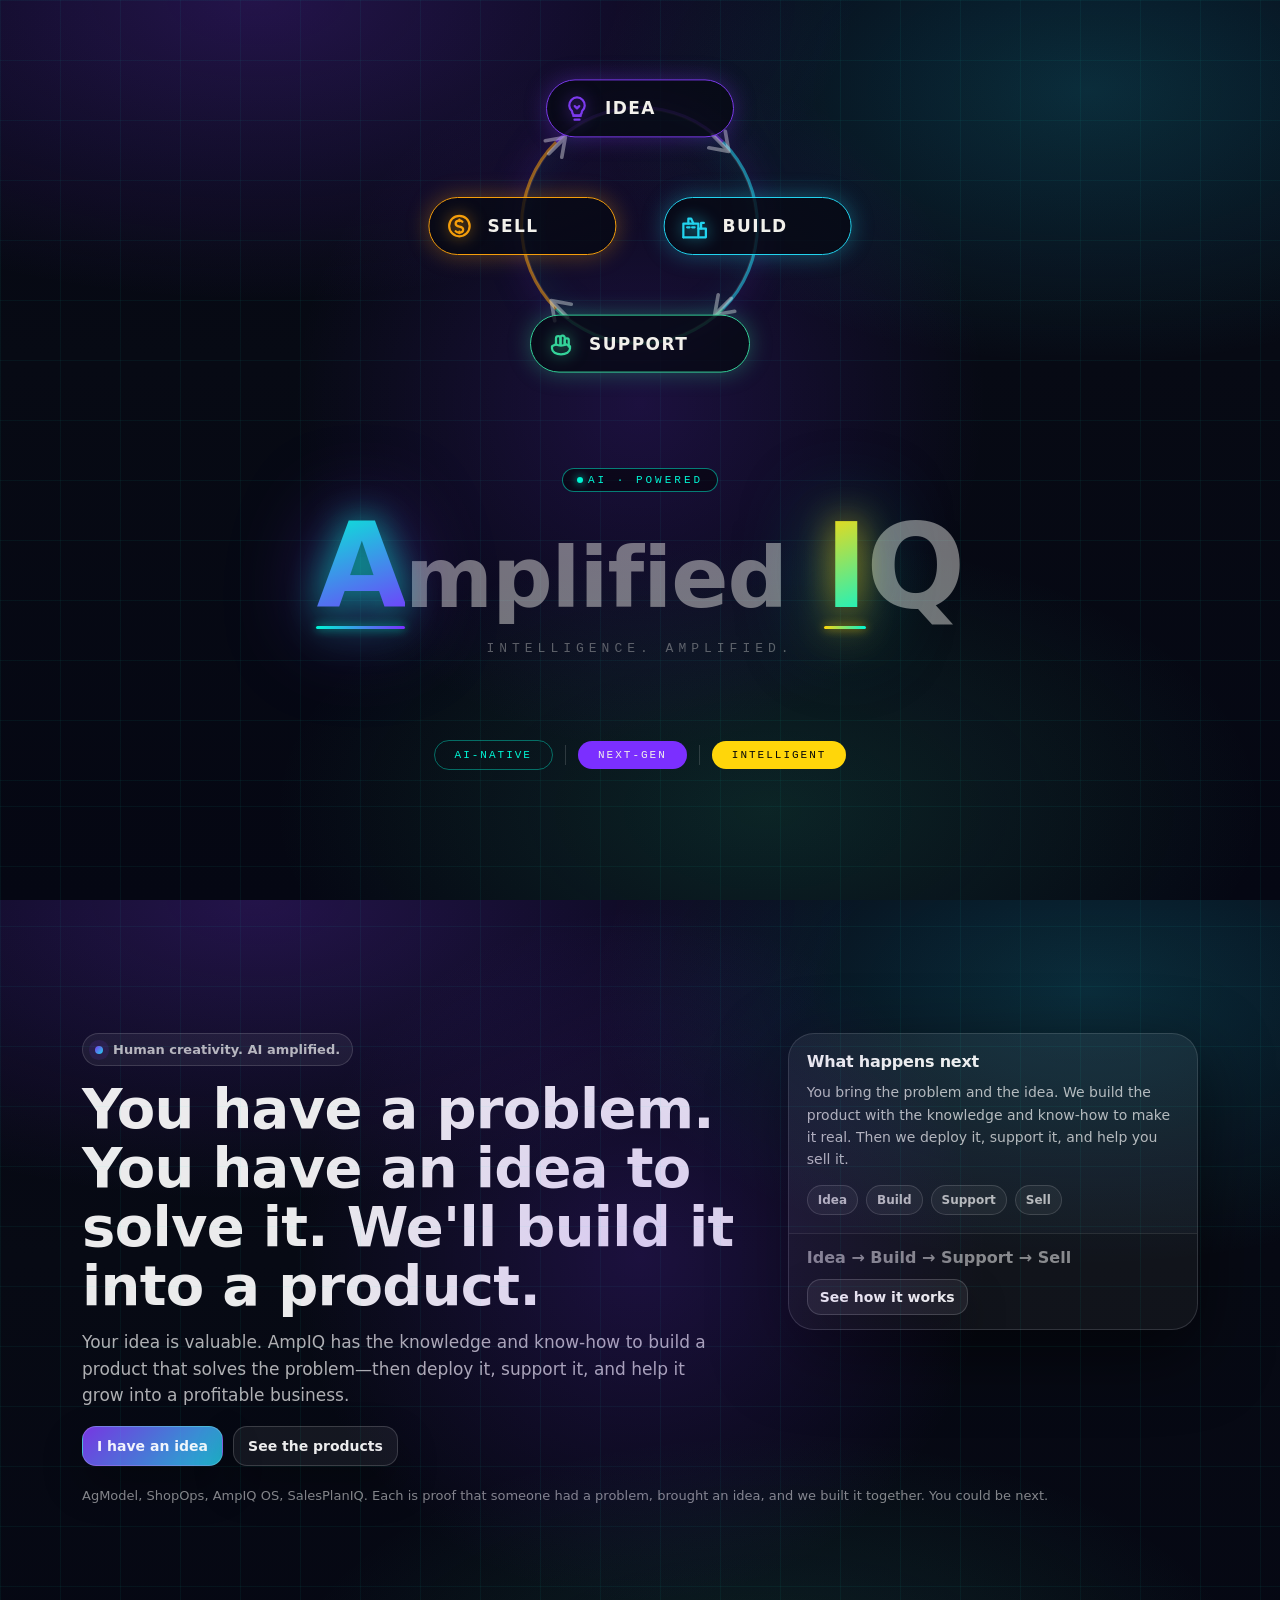
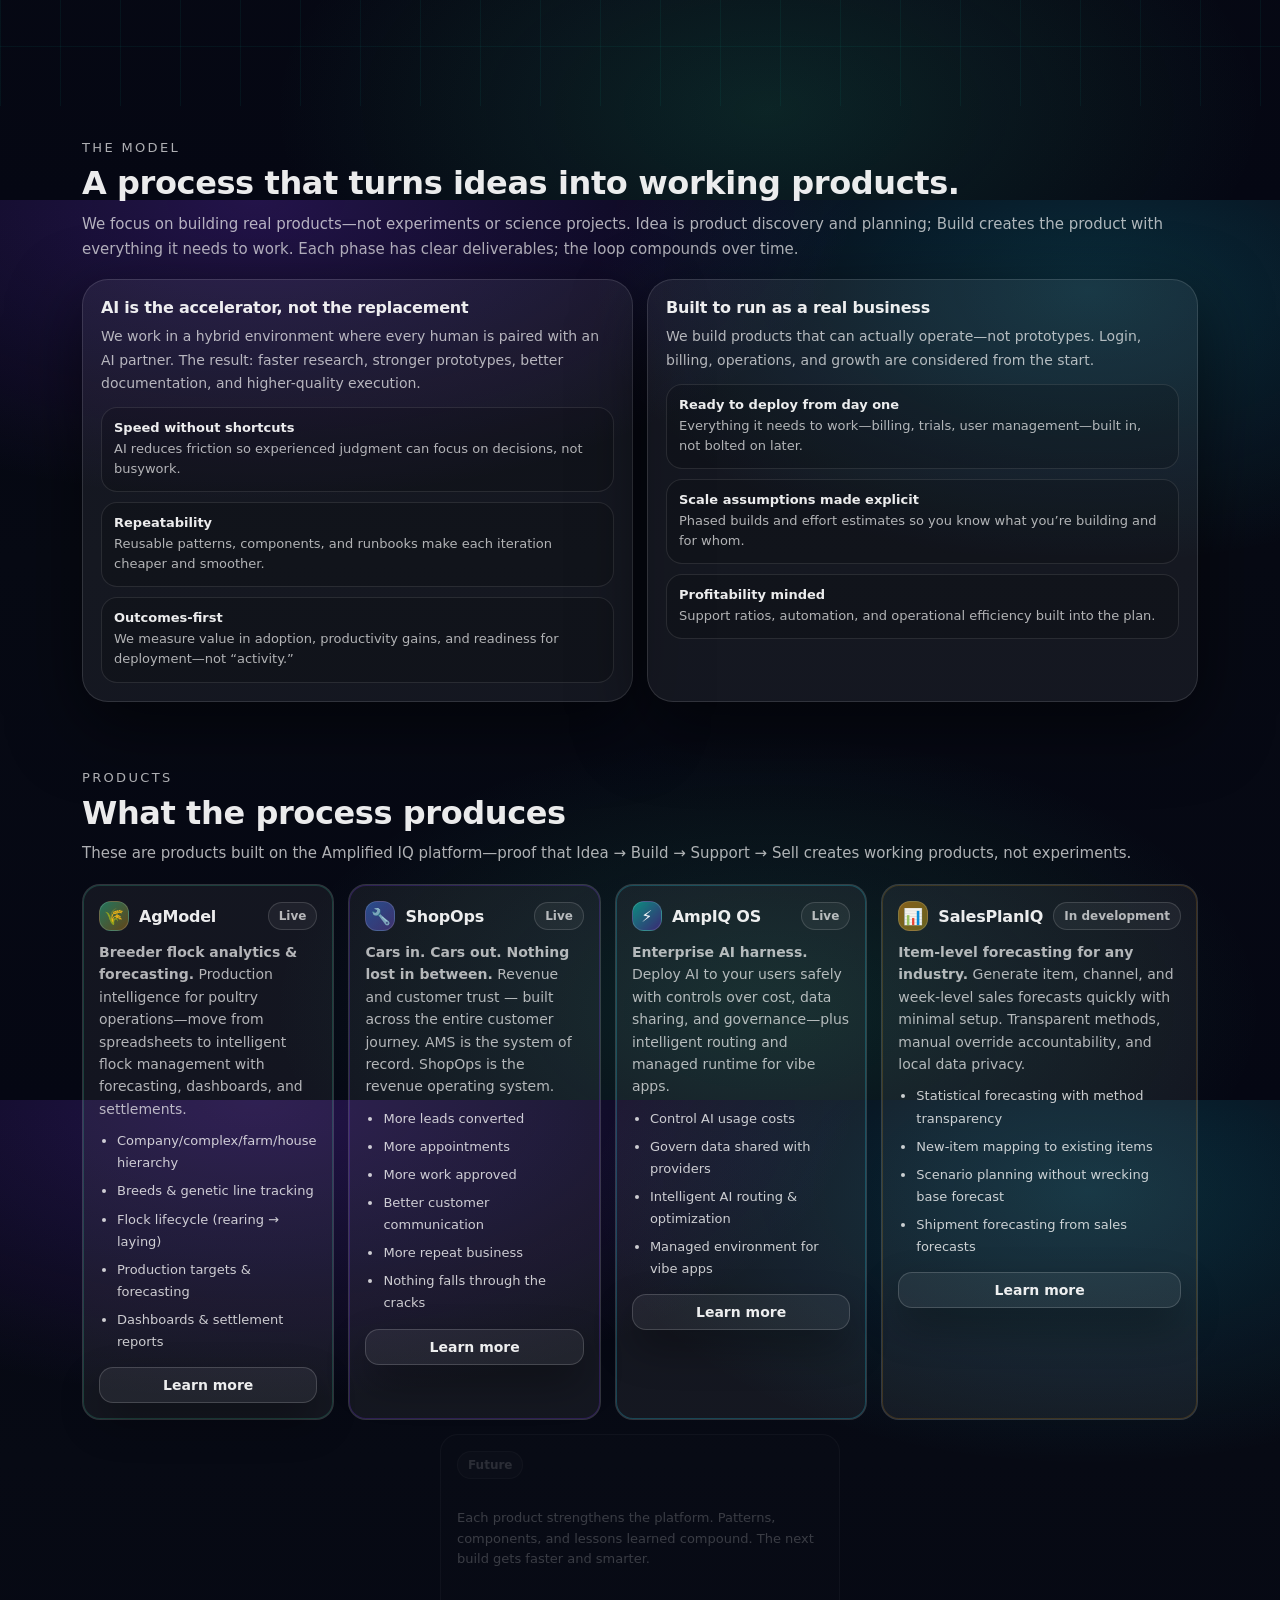
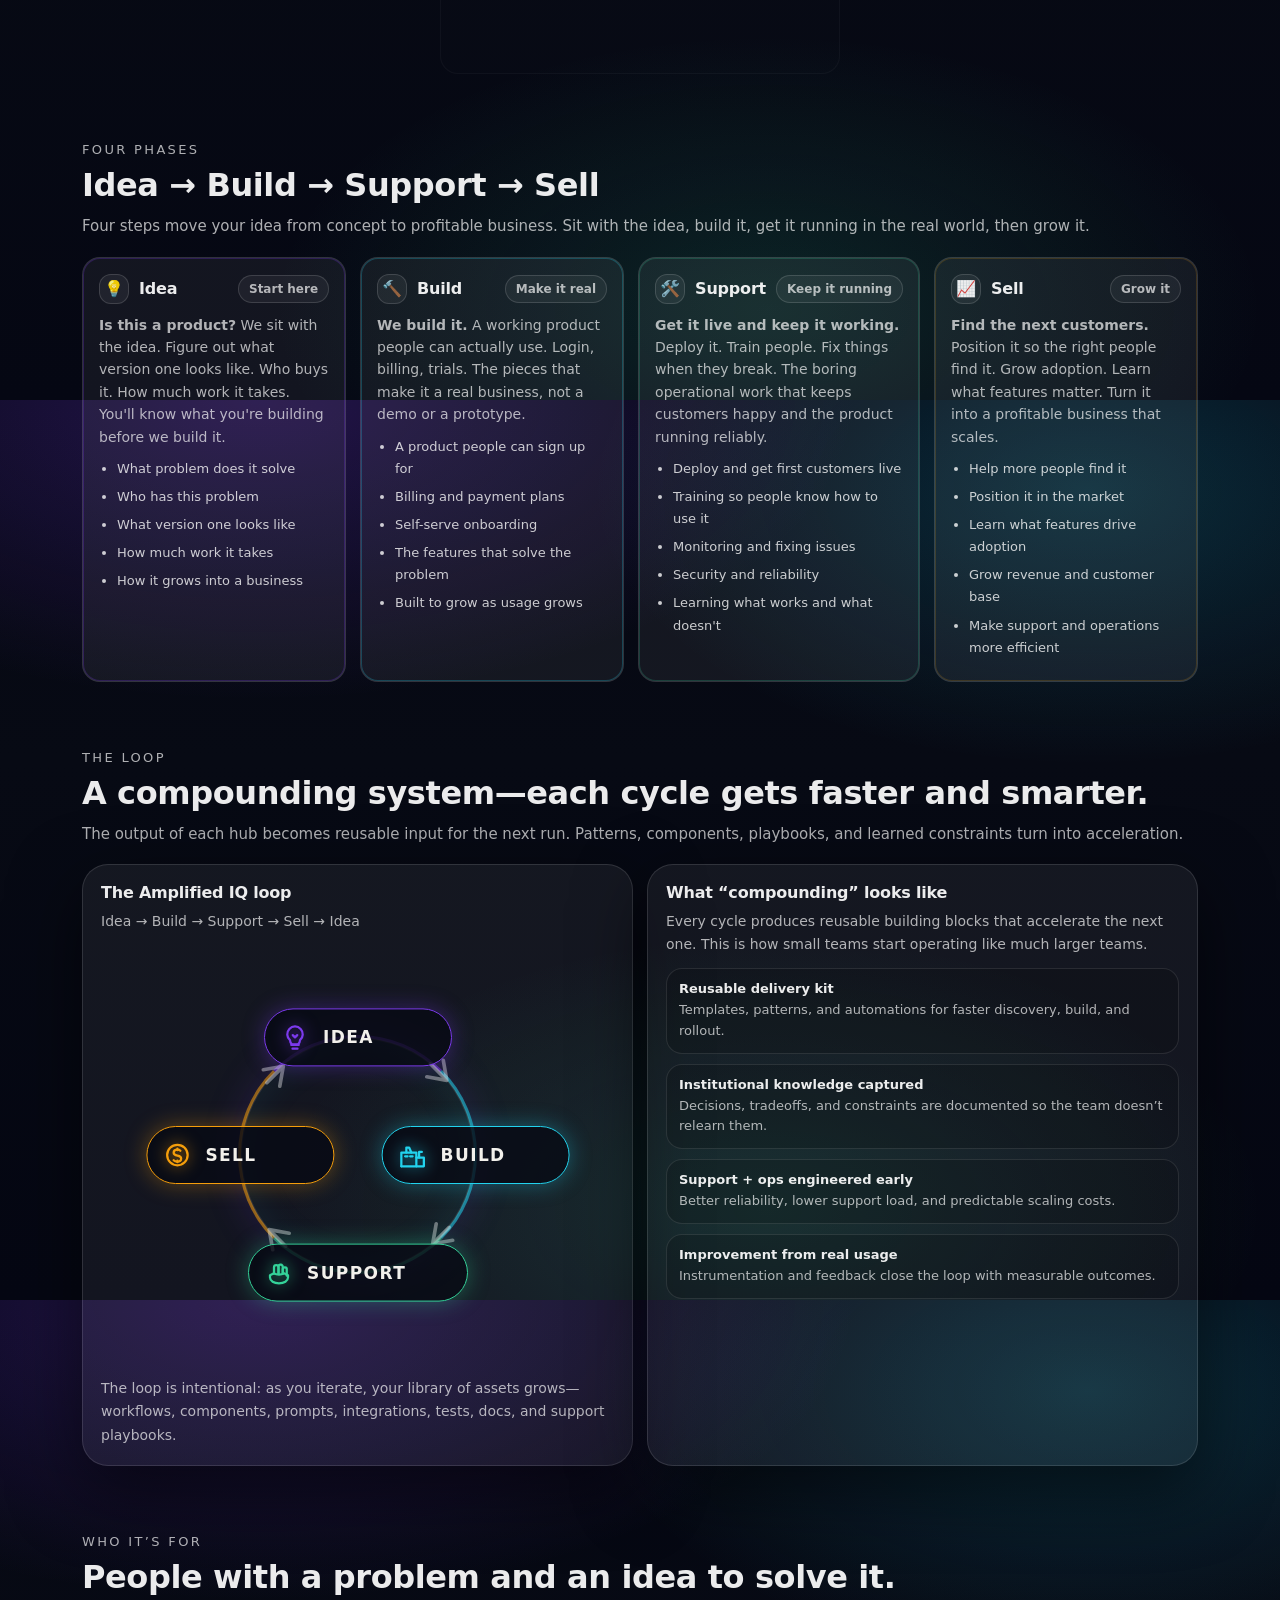
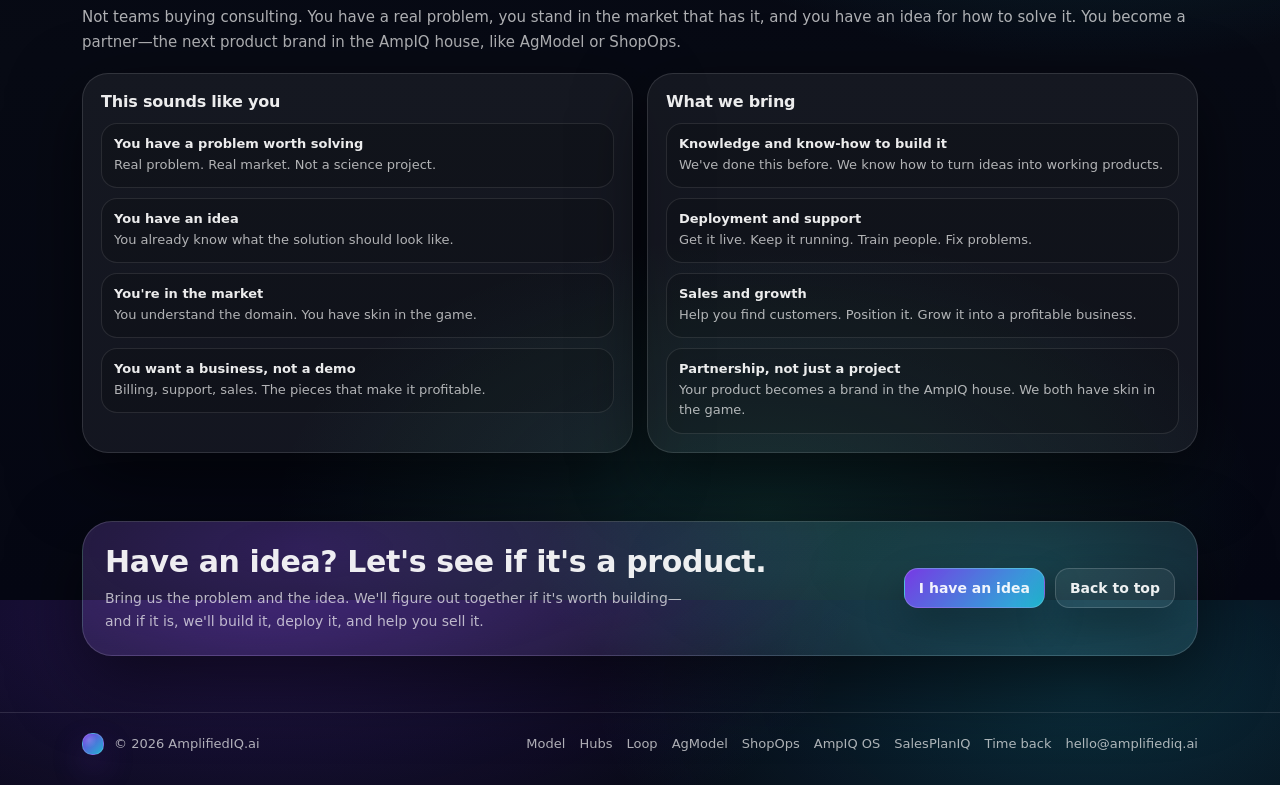
<file: index.html>
<!doctype html>
<html lang="en">
<head>
  <meta charset="utf-8" />
  <meta name="viewport" content="width=device-width, initial-scale=1" />
  <link rel="icon" href="/favicon.ico" sizes="any" />
  <link rel="icon" href="/favicon.svg" type="image/svg+xml" />
  <link rel="apple-touch-icon" href="/apple-touch-icon.png" />
  <title>Amplified IQ | Human creativity. AI amplified.</title>
  <meta name="description" content="Amplified IQ builds products from ideas. You have a problem and an idea to solve it—we build it, deploy it, support it, and help you sell it." />
  <meta name="theme-color" content="#0b1020" />
  <style>
    :root {
      --black: #08080a;
      --white: #f2f0eb;
      --cyan: #00f5d4;
      --electric: #7b2fff;
      --gold: #ffd60a;
      --mid: #1a1a24;
    }
  
    * { margin: 0; padding: 0; box-sizing: border-box; }
  
    body {
      background: var(--black);
      color: var(--white);
      font-family: 'Syne', sans-serif;
      overflow-x: hidden;
      min-height: 100vh;
    }
  
    /* ─── HERO SECTION ─── */
    .hero {
      min-height: 100vh;
      display: flex;
      flex-direction: column;
      align-items: center;
      justify-content: center;
      position: relative;
      padding: 60px 40px;
      overflow: hidden;
    }

    section.hero {
      min-height: 0;
      justify-content: flex-start;
      padding: 16px 24px 36px;
    }
  
    /* animated grid bg */
    .hero::before {
      content: '';
      position: absolute;
      inset: 0;
      background-image:
        linear-gradient(rgba(0,245,212,0.05) 1px, transparent 1px),
        linear-gradient(90deg, rgba(0,245,212,0.05) 1px, transparent 1px);
      background-size: 60px 60px;
      animation: gridShift 20s linear infinite;
      pointer-events: none;
    }
  
    @keyframes gridShift {
      0% { transform: translateY(0); }
      100% { transform: translateY(60px); }
    }
  
    /* radial glow */
    .hero::after {
      content: '';
      position: absolute;
      top: 50%;
      left: 50%;
      transform: translate(-50%, -50%);
      width: 700px;
      height: 700px;
      background: radial-gradient(circle, rgba(123,47,255,0.18) 0%, transparent 70%);
      pointer-events: none;
    }
  
    /* ─── LOGO MARK ─── */
    .logo-container {
      position: relative;
      z-index: 2;
      display: flex;
      flex-direction: column;
      align-items: center;
      gap: 32px;
      animation: fadeUp 1s ease both;
    }
  
    @keyframes fadeUp {
      from { opacity: 0; transform: translateY(40px); }
      to   { opacity: 1; transform: translateY(0); }
    }
  
    .mark {
      position: relative;
      width: 140px;
      height: 140px;
    }

    .loop-visual {
      position: relative;
      width: min(420px, 88vw);
      background: transparent;
    }

    .loop-visual img,
    .loop-visual svg {
      width: 100%;
      height: auto;
      display: block;
    }

    .loop-orbit {
      --ring-inset: 22%;
      --ring-r: 28cqi;
      position: relative;
      width: 100%;
      aspect-ratio: 1;
      max-width: 420px;
      margin: 0 auto;
      container-type: inline-size;
    }
    .loop-orbit-ring {
      position: absolute;
      inset: var(--ring-inset);
      border-radius: 50%;
      border: 2px solid rgba(255,255,255,.12);
      box-shadow: 0 0 40px rgba(124,58,237,.18), inset 0 0 40px rgba(34,211,238,.08);
      container-type: inline-size;
    }
    .loop-orbit-ring::after {
      content: '';
      position: absolute;
      inset: -4px;
      border-radius: 50%;
      border: 3px solid transparent;
      border-top-color: #7c3aed;
      border-right-color: #22d3ee;
      border-bottom-color: #34d399;
      border-left-color: #f59e0b;
      opacity: .55;
      animation: loopSpin 18s linear infinite;
    }
    .loop-hubs,
    .loop-arrows {
      position: absolute;
      inset: 0;
    }
    .loop-hubs { z-index: 2; }
    .loop-arrows {
      z-index: 1;
      animation: loopSpin 18s linear infinite;
      pointer-events: none;
    }
    .loop-orbit-ring::after { z-index: 0; }
    .loop-pill,
    .loop-arrow {
      position: absolute;
      left: 50%;
      top: 50%;
    }
    .loop-pill {
      width: 188px;
      height: 58px;
      margin: -29px 0 0 -94px;
      transform: rotate(var(--a)) translateY(calc(var(--ring-r) * -1)) rotate(calc(var(--a) * -1));
    }
    .loop-pill.support { width: 220px; margin-left: -110px; }
    .loop-pill-inner {
      display: flex;
      align-items: center;
      gap: 12px;
      height: 100%;
      padding: 0 22px 0 14px;
      border-radius: 999px;
      border: 1.5px solid var(--pill);
      background: rgba(7,10,20,.78);
      color: #f2f0eb;
      font-weight: 800;
      font-size: 17px;
      letter-spacing: 1.4px;
      box-shadow: 0 0 22px color-mix(in srgb, var(--pill) 35%, transparent);
    }
    .loop-pill-ico {
      width: 32px;
      height: 32px;
      flex: 0 0 32px;
      display: grid;
      place-items: center;
      color: var(--pill);
    }
    .loop-pill-ico svg {
      width: 30px;
      height: 30px;
      display: block;
      filter: drop-shadow(0 0 8px color-mix(in srgb, var(--pill) 70%, transparent));
    }
    .loop-pill.idea { --pill: #7c3aed; --a: 0deg; }
    .loop-pill.build { --pill: #22d3ee; --a: 90deg; }
    .loop-pill.support { --pill: #34d399; --a: 180deg; }
    .loop-pill.sell { --pill: #f59e0b; --a: 270deg; }
    .loop-arrow {
      width: 44px;
      height: 44px;
      margin: 0;
      display: grid;
      place-items: center;
      opacity: 0.42;
      transform: translate(-50%, -50%) rotate(var(--a)) translateY(-50cqi);
    }
    .loop-arrow svg {
      width: 40px;
      height: 40px;
      display: block;
      fill: none;
      stroke: #f2f0eb;
      stroke-width: 2.2;
      stroke-linecap: round;
      stroke-linejoin: round;
    }
    @keyframes loopSpin { to { transform: rotate(360deg); } }
  
    .mark svg {
      width: 100%;
      height: 100%;
      filter: drop-shadow(0 0 24px rgba(0,245,212,0.5)) drop-shadow(0 0 60px rgba(123,47,255,0.4));
      animation: pulse 3s ease-in-out infinite;
    }
  
    @keyframes pulse {
      0%, 100% { filter: drop-shadow(0 0 24px rgba(0,245,212,0.5)) drop-shadow(0 0 60px rgba(123,47,255,0.4)); }
      50%       { filter: drop-shadow(0 0 40px rgba(0,245,212,0.8)) drop-shadow(0 0 80px rgba(123,47,255,0.7)); }
    }
  
    /* ─── WORDMARK ─── */
    .wordmark {
      text-align: center;
    }
  
    .brand-name {
      font-size: clamp(52px, 8vw, 96px);
      font-weight: 800;
      letter-spacing: -2px;
      line-height: 0.9;
      color: rgba(242,240,235,0.55);
    }
  
    /* The A in Amplified — pops as the "A" of AI */
    .brand-name .ai-a {
      display: inline-block;
      position: relative;
      font-size: 1.22em;
      line-height: 1;
      font-weight: 800;
      background: linear-gradient(160deg, #00f5d4 0%, #7b2fff 100%);
      -webkit-background-clip: text;
      -webkit-text-fill-color: transparent;
      background-clip: text;
      filter: drop-shadow(0 0 18px rgba(0,245,212,0.7)) drop-shadow(0 0 40px rgba(123,47,255,0.5));
      animation: aiGlow 2.5s ease-in-out infinite;
      vertical-align: baseline;
    }
  
    /* underline indicator under the A */
    .brand-name .ai-a::after {
      content: '';
      position: absolute;
      bottom: -4px;
      left: 0; right: 0;
      height: 3px;
      background: linear-gradient(90deg, #00f5d4, #7b2fff);
      border-radius: 2px;
      box-shadow: 0 0 10px rgba(0,245,212,0.8);
    }
  
    /* "mplified" — subdued */
    .brand-name .rest {
      color: rgba(242,240,235,0.45);
      font-size: 0.88em;
      letter-spacing: -1px;
    }
  
    /* IQ block — the "I" pops */
    .brand-name .iq {
      display: inline-block;
      position: relative;
      margin-left: 6px;
    }
  
    /* The I in IQ — pops as the "I" of AI */
    .brand-name .ai-i {
      display: inline-block;
      position: relative;
      font-size: 1.22em;
      line-height: 1;
      background: linear-gradient(160deg, #ffd60a 0%, #00f5d4 100%);
      -webkit-background-clip: text;
      -webkit-text-fill-color: transparent;
      background-clip: text;
      filter: drop-shadow(0 0 18px rgba(255,214,10,0.7)) drop-shadow(0 0 40px rgba(0,245,212,0.5));
      animation: aiGlow 2.5s 0.4s ease-in-out infinite;
      vertical-align: baseline;
    }
  
    .brand-name .ai-i::after {
      content: '';
      position: absolute;
      bottom: -4px;
      left: 0; right: 0;
      height: 3px;
      background: linear-gradient(90deg, #ffd60a, #00f5d4);
      border-radius: 2px;
      box-shadow: 0 0 10px rgba(255,214,10,0.8);
    }
  
    /* Q — same size as I */
    .brand-name .q-letter {
      color: rgba(242,240,235,0.45);
      font-size: 1.22em;
    }
  
    @keyframes aiGlow {
      0%, 100% { filter: drop-shadow(0 0 18px rgba(0,245,212,0.6)) drop-shadow(0 0 40px rgba(123,47,255,0.4)) brightness(1); }
      50%       { filter: drop-shadow(0 0 30px rgba(0,245,212,1))   drop-shadow(0 0 60px rgba(123,47,255,0.8)) brightness(1.3); }
    }
  
    /* floating "AI" badge that appears above */
    .ai-badge {
      display: inline-flex;
      align-items: center;
      gap: 5px;
      background: rgba(0,0,0,0.5);
      border: 1px solid rgba(0,245,212,0.5);
      border-radius: 999px;
      padding: 5px 14px;
      font-family: 'Space Mono', monospace;
      font-size: 11px;
      letter-spacing: 3px;
      color: var(--cyan);
      margin-bottom: 16px;
      animation: fadeUp 1s 0.15s ease both;
      backdrop-filter: blur(8px);
    }
    .ai-badge-dot {
      width: 6px; height: 6px;
      border-radius: 50%;
      background: var(--cyan);
      box-shadow: 0 0 8px var(--cyan);
      animation: blink 1.4s ease-in-out infinite;
    }
    @keyframes blink {
      0%, 100% { opacity: 1; }
      50%       { opacity: 0.2; }
    }
  
    .tagline {
      font-family: 'Space Mono', monospace;
      font-size: 13px;
      letter-spacing: 5px;
      text-transform: uppercase;
      color: rgba(242,240,235,0.35);
      margin-top: 16px;
    }
  
    /* AI connector arc between A and I */
    .ai-connector {
      display: block;
      position: relative;
      height: 0;
      overflow: visible;
      pointer-events: none;
    }
  
    /* ─── BRAND STRIP ─── */
    .brand-strip {
      position: relative;
      z-index: 2;
      display: flex;
      align-items: center;
      gap: 12px;
      margin-top: 52px;
      animation: fadeUp 1s 0.3s ease both;
    }
  
    .pill {
      padding: 8px 20px;
      border-radius: 999px;
      font-family: 'Space Mono', monospace;
      font-size: 11px;
      letter-spacing: 2px;
      text-transform: uppercase;
    }
    .pill-outline {
      border: 1px solid rgba(0,245,212,0.4);
      color: var(--cyan);
    }
    .pill-solid {
      background: var(--electric);
      color: var(--white);
    }
    .pill-gold {
      background: var(--gold);
      color: var(--black);
    }
    .divider {
      width: 1px; height: 20px;
      background: rgba(255,255,255,0.15);
    }
  
    /* ─── BRAND BLOCK ─── */
    .brand-block {
      width: 100%;
      max-width: 1100px;
      margin: 0 auto;
      padding: 80px 40px;
      position: relative;
      z-index: 2;
    }
  
    .section-label {
      font-family: 'Space Mono', monospace;
      font-size: 10px;
      letter-spacing: 4px;
      text-transform: uppercase;
      color: var(--cyan);
      margin-bottom: 24px;
      display: flex;
      align-items: center;
      gap: 12px;
    }
    .section-label::after {
      content: '';
      flex: 1;
      height: 1px;
      background: rgba(0,245,212,0.2);
    }
  
    /* ─── COLOR PALETTE ─── */
    .palette-row {
      display: flex;
      gap: 16px;
      flex-wrap: wrap;
      margin-bottom: 60px;
    }
  
    .swatch {
      flex: 1;
      min-width: 120px;
      height: 120px;
      border-radius: 16px;
      position: relative;
      overflow: hidden;
      transition: transform 0.3s ease;
    }
    .swatch:hover { transform: translateY(-6px); }
    .swatch-label {
      position: absolute;
      bottom: 12px; left: 14px;
      font-family: 'Space Mono', monospace;
      font-size: 10px;
      letter-spacing: 1px;
    }
    .sw1 { background: #08080a; border: 1px solid rgba(255,255,255,0.08); }
    .sw2 { background: #00f5d4; }
    .sw3 { background: #7b2fff; }
    .sw4 { background: #ffd60a; }
    .sw5 { background: #f2f0eb; }
    .sw1 .swatch-label { color: rgba(242,240,235,0.5); }
    .sw2 .swatch-label, .sw3 .swatch-label { color: rgba(8,8,10,0.8); }
    .sw4 .swatch-label { color: rgba(8,8,10,0.8); }
    .sw5 .swatch-label { color: rgba(8,8,10,0.6); }
  
    /* ─── LOGO VARIANTS ─── */
    .variants-grid {
      display: grid;
      grid-template-columns: repeat(auto-fit, minmax(240px, 1fr));
      gap: 20px;
      margin-bottom: 60px;
    }
  
    .variant-card {
      background: var(--mid);
      border-radius: 20px;
      padding: 40px 30px;
      display: flex;
      flex-direction: column;
      align-items: center;
      gap: 20px;
      border: 1px solid rgba(255,255,255,0.06);
      transition: border-color 0.3s;
    }
    .variant-card:hover { border-color: rgba(0,245,212,0.3); }
  
    .variant-card.dark-card {
      background: #f2f0eb;
    }
    .variant-card.electric-card {
      background: linear-gradient(135deg, #7b2fff, #3d00c0);
    }
  
    .card-label {
      font-family: 'Space Mono', monospace;
      font-size: 10px;
      letter-spacing: 3px;
      text-transform: uppercase;
      color: rgba(242,240,235,0.35);
    }
    .electric-card .card-label { color: rgba(242,240,235,0.6); }
    .dark-card .card-label { color: rgba(8,8,10,0.4); }
  
    .mini-wordmark {
      font-size: 28px;
      font-weight: 800;
      letter-spacing: -1px;
      background: linear-gradient(135deg, var(--white), var(--cyan));
      -webkit-background-clip: text;
      -webkit-text-fill-color: transparent;
      background-clip: text;
    }
    .dark-card .mini-wordmark {
      background: linear-gradient(135deg, #08080a, #7b2fff);
      -webkit-background-clip: text;
      background-clip: text;
    }
    .electric-card .mini-wordmark {
      background: linear-gradient(135deg, var(--white), var(--gold));
      -webkit-background-clip: text;
      background-clip: text;
    }
  
    /* ─── TYPOGRAPHY SPECIMEN ─── */
    .type-specimen {
      background: var(--mid);
      border-radius: 20px;
      padding: 50px;
      margin-bottom: 60px;
      border: 1px solid rgba(255,255,255,0.06);
    }
  
    .specimen-display {
      font-size: clamp(40px, 6vw, 72px);
      font-weight: 800;
      color: var(--white);
      line-height: 1;
      margin-bottom: 6px;
    }
    .specimen-mono {
      font-family: 'Space Mono', monospace;
      font-size: 13px;
      color: var(--cyan);
      letter-spacing: 3px;
      margin-bottom: 28px;
    }
    .specimen-body {
      font-size: 16px;
      font-weight: 400;
      color: rgba(242,240,235,0.6);
      line-height: 1.7;
      max-width: 560px;
    }
  
    /* ─── AI MARK DETAIL ─── */
    .ai-mark-section {
      display: grid;
      grid-template-columns: 1fr 1fr;
      gap: 20px;
      margin-bottom: 60px;
    }
  
    @media (max-width: 640px) {
      .ai-mark-section { grid-template-columns: 1fr; }
      .hero::before { background-size: 40px 40px; }
    }
  
    .ai-mark-card {
      background: var(--mid);
      border-radius: 20px;
      padding: 40px;
      display: flex;
      flex-direction: column;
      align-items: center;
      justify-content: center;
      gap: 20px;
      border: 1px solid rgba(255,255,255,0.06);
      min-height: 200px;
    }
  
    .mono-text {
      font-family: 'Space Mono', monospace;
      font-size: 11px;
      color: rgba(242,240,235,0.4);
      text-align: center;
      letter-spacing: 1px;
      line-height: 1.8;
    }
  
    /* ─── FOOTER ─── */
    .brand-footer {
      text-align: center;
      padding: 40px;
      font-family: 'Space Mono', monospace;
      font-size: 11px;
      letter-spacing: 3px;
      color: rgba(242,240,235,0.2);
      text-transform: uppercase;
      border-top: 1px solid rgba(255,255,255,0.05);
      position: relative;
      z-index: 2;
    }
  
  </style>
  <style>
    :root{
      --bg: #070a14;
      --panel: rgba(255,255,255,.06);
      --panel2: rgba(255,255,255,.09);
      --text: rgba(255,255,255,.92);
      --muted: rgba(255,255,255,.68);
      --faint: rgba(255,255,255,.50);
      --line: rgba(255,255,255,.12);
      --shadow: 0 24px 70px rgba(0,0,0,.55);
      --radius: 18px;
      --radius2: 26px;

      --a: #7c3aed; /* violet */
      --b: #22d3ee; /* cyan */
      --c: #34d399; /* green */
      --d: #f59e0b; /* amber */

      --max: 1160px;
      --font: ui-sans-serif, system-ui, -apple-system, Segoe UI, Roboto, Helvetica, Arial, "Apple Color Emoji","Segoe UI Emoji";
    }

    *{ box-sizing: border-box; }
    html,body{ height:100%; }
    body{
      margin:0;
      font-family: var(--font);
      color: var(--text);
      background:
        radial-gradient(1000px 500px at 20% 0%, rgba(124,58,237,.25), transparent 60%),
        radial-gradient(900px 500px at 85% 10%, rgba(34,211,238,.18), transparent 55%),
        radial-gradient(900px 500px at 60% 90%, rgba(52,211,153,.14), transparent 55%),
        linear-gradient(180deg, #050713 0%, #070a14 40%, #050713 100%);
      overflow-x: hidden;
    }

    a{ color: inherit; text-decoration: none; }
    .wrap{ max-width: var(--max); margin: 0 auto; padding: 0 22px; }

    /* Top nav */
    .nav{
      position: sticky; top: 0; z-index: 50;
      backdrop-filter: blur(14px);
      background: rgba(7,10,20,.55);
      border-bottom: 1px solid var(--line);
    }
    .nav-inner{
      display:flex; align-items:center; justify-content:space-between;
      padding: 14px 0;
      gap: 18px;
    }
    .brand{
      display:flex; align-items:center; gap: 10px;
      font-weight: 750;
      letter-spacing: .2px;
    }
    .mark{
      width: 34px; height: 34px;
      border-radius: 12px;
      background:
        radial-gradient(circle at 30% 30%, rgba(255,255,255,.18), transparent 40%),
        linear-gradient(135deg, rgba(124,58,237,.95), rgba(34,211,238,.85));
      box-shadow: 0 14px 32px rgba(124,58,237,.25);
      border: 1px solid rgba(255,255,255,.14);
    }
    .nav-links{
      display:flex; gap: 16px; flex-wrap: wrap;
      color: var(--muted);
      font-weight: 550;
      font-size: 14px;
    }
    .nav-links a{
      padding: 10px 10px;
      border-radius: 12px;
      transition: background .2s ease, color .2s ease;
    }
    .nav-links a:hover{
      background: rgba(255,255,255,.06);
      color: var(--text);
    }
    .nav-products{
      display:flex; gap: 8px; align-items: center;
    }
    .nav-products::before{
      content: '';
      width: 1px; height: 16px;
      background: rgba(255,255,255,.14);
      margin: 0 4px;
    }
    .nav-cta{
      display:flex; align-items:center; gap: 10px;
    }
    .btn{
      display:inline-flex; align-items:center; justify-content:center;
      gap: 10px;
      padding: 11px 14px;
      border-radius: 14px;
      border: 1px solid rgba(255,255,255,.16);
      background: rgba(255,255,255,.06);
      color: var(--text);
      font-weight: 650;
      font-size: 14px;
      box-shadow: 0 18px 40px rgba(0,0,0,.32);
      transition: transform .15s ease, background .2s ease, border-color .2s ease;
      cursor:pointer;
    }
    .btn:hover{ transform: translateY(-1px); background: rgba(255,255,255,.09); border-color: rgba(255,255,255,.22); }
    .btn.primary{
      background: linear-gradient(135deg, rgba(124,58,237,.95), rgba(34,211,238,.85));
      border-color: rgba(255,255,255,.18);
    }
    .btn.primary:hover{ background: linear-gradient(135deg, rgba(124,58,237,1), rgba(34,211,238,.95)); }

    /* Hero */
    header.hero{
      padding: 56px 0 28px;
      position: relative;
    }
    .hero-grid{
      display:grid;
      grid-template-columns: 1.25fr .75fr;
      gap: 22px;
      align-items: start;
    }
    .kicker{
      display:inline-flex;
      align-items:center;
      gap: 10px;
      padding: 8px 12px;
      border-radius: 999px;
      border: 1px solid rgba(255,255,255,.14);
      background: rgba(255,255,255,.06);
      color: var(--muted);
      font-weight: 650;
      font-size: 13px;
    }
    .dot{
      width: 8px; height: 8px; border-radius: 999px;
      background: linear-gradient(135deg, var(--a), var(--b));
      box-shadow: 0 0 0 6px rgba(124,58,237,.12);
    }
    h1{
      margin: 14px 0 0;
      font-size: clamp(34px, 4.4vw, 56px);
      line-height: 1.05;
      letter-spacing: -0.7px;
    }
    .subhead{
      margin: 14px 0 0;
      color: var(--muted);
      font-size: 17px;
      line-height: 1.55;
      max-width: 58ch;
    }
    .hero-actions{
      margin-top: 18px;
      display:flex; gap: 10px; flex-wrap: wrap;
    }
    .mini{
      margin-top: 14px;
      color: var(--faint);
      font-size: 13px;
      line-height: 1.6;
    }
    .hero .mini{
      margin-top: 20px;
    }

    /* Right hero card */
    .card{
      background: rgba(255,255,255,.06);
      border: 1px solid rgba(255,255,255,.12);
      border-radius: var(--radius2);
      box-shadow: var(--shadow);
      overflow: hidden;
    }
    .card .inner{ padding: 18px; }
    .card h3{
      margin: 0;
      font-size: 16px;
      letter-spacing: -.2px;
    }
    .card p{
      margin: 10px 0 0;
      color: var(--muted);
      font-size: 14px;
      line-height: 1.6;
    }
    .badge-row{
      margin-top: 14px;
      display:flex; flex-wrap:wrap; gap: 8px;
    }
    .badge{
      font-size: 12px;
      padding: 7px 10px;
      border-radius: 999px;
      border: 1px solid rgba(255,255,255,.14);
      background: rgba(255,255,255,.05);
      color: var(--muted);
      font-weight: 650;
    }
    .card .footer{
      padding: 14px 18px;
      border-top: 1px solid rgba(255,255,255,.10);
      background: rgba(0,0,0,.18);
      display:flex;
      justify-content:space-between;
      gap: 12px;
      align-items:center;
      flex-wrap: wrap;
    }

    /* Sections */
    section{ padding: 34px 0; }
    .section-title{
      font-size: 13px;
      color: var(--muted);
      letter-spacing: .18em;
      text-transform: uppercase;
      margin: 0 0 10px;
    }
    .section-head{
      display:flex;
      flex-direction: column;
      gap: 10px;
    }
    .section-head h2{
      margin: 0;
      font-size: clamp(22px, 2.6vw, 32px);
      letter-spacing: -.4px;
      line-height: 1.15;
    }
    .section-head p{
      margin: 0;
      color: var(--muted);
      max-width: none;
      line-height: 1.65;
      font-size: 15px;
    }

    /* Hub grid */
    .grid-4{
      margin-top: 18px;
      display:grid;
      grid-template-columns: repeat(4, 1fr);
      gap: 14px;
    }
    .hub{
      padding: 16px;
      border-radius: var(--radius);
      border: 1px solid rgba(255,255,255,.12);
      background: rgba(255,255,255,.06);
      transition: transform .15s ease, background .2s ease, border-color .2s ease;
      min-height: 240px;
    }
    .hub:hover{
      transform: translateY(-2px);
      background: rgba(255,255,255,.08);
      border-color: rgba(255,255,255,.18);
    }
    .hub-top{
      display:flex; align-items:center; justify-content:space-between;
      gap: 10px;
      margin-bottom: 10px;
    }
    .hub-name{
      display:flex; align-items:center; gap: 10px;
      font-weight: 800;
      letter-spacing: -.2px;
    }
    .hub-ico{
      width: 30px; height: 30px;
      border-radius: 12px;
      border: 1px solid rgba(255,255,255,.14);
      background: rgba(255,255,255,.06);
      display:grid; place-items:center;
    }
    .hub-tag{
      font-size: 12px;
      padding: 6px 10px;
      border-radius: 999px;
      border: 1px solid rgba(255,255,255,.14);
      background: rgba(255,255,255,.05);
      color: var(--muted);
      font-weight: 700;
      white-space: nowrap;
    }
    .hub p{
      margin: 0 0 10px;
      color: var(--muted);
      font-size: 14px;
      line-height: 1.6;
    }
    .hub ul{
      margin: 0;
      padding-left: 18px;
      color: rgba(255,255,255,.78);
      font-size: 13px;
      line-height: 1.7;
    }
    .hub ul li{ margin: 6px 0; }
    .accent-a{ box-shadow: 0 0 0 1px rgba(124,58,237,.25) inset; }
    .accent-b{ box-shadow: 0 0 0 1px rgba(34,211,238,.25) inset; }
    .accent-c{ box-shadow: 0 0 0 1px rgba(52,211,153,.22) inset; }
    .accent-d{ box-shadow: 0 0 0 1px rgba(245,158,11,.18) inset; }

    /* Loop + value layout */
    .two-col{
      margin-top: 18px;
      display:grid;
      grid-template-columns: 1fr 1fr;
      gap: 14px;
      align-items: stretch;
    }
    .panel{
      border-radius: var(--radius2);
      border: 1px solid rgba(255,255,255,.12);
      background: rgba(255,255,255,.06);
      box-shadow: var(--shadow);
      overflow:hidden;
    }
    .panel .inner{ padding: 18px; }
    .panel h3{ margin: 0 0 8px; font-size: 16px; letter-spacing: -.2px; }
    .panel p{ margin: 0; color: var(--muted); line-height: 1.65; font-size: 14px; }
    .bullets{
      margin-top: 12px;
      display:grid;
      grid-template-columns: 1fr;
      gap: 10px;
    }
    .bullet{
      padding: 12px 12px;
      border-radius: 16px;
      border: 1px solid rgba(255,255,255,.10);
      background: rgba(0,0,0,.16);
    }
    .bullet b{ display:block; font-size: 13px; }
    .bullet span{ display:block; margin-top: 4px; color: var(--muted); font-size: 13px; line-height: 1.55; }

    /* CTA */
    .cta{
      padding: 34px 0 56px;
    }
    .cta-box{
      border-radius: 30px;
      border: 1px solid rgba(255,255,255,.14);
      background:
        radial-gradient(900px 320px at 20% 20%, rgba(124,58,237,.28), transparent 60%),
        radial-gradient(900px 320px at 85% 35%, rgba(34,211,238,.18), transparent 55%),
        rgba(255,255,255,.06);
      box-shadow: var(--shadow);
      overflow:hidden;
      position: relative;
    }
    .cta-inner{
      padding: 22px;
      display:flex;
      align-items:center;
      justify-content:space-between;
      gap: 16px;
      flex-wrap: wrap;
    }
    .cta-inner h2{ margin:0; font-size: clamp(20px, 2.4vw, 30px); letter-spacing: -.4px; }
    .cta-inner p{ margin:8px 0 0; color: var(--muted); max-width: 65ch; line-height: 1.65; font-size: 14px; }

    /* Footer */
    footer{
      border-top: 1px solid var(--line);
      padding: 20px 0 30px;
      color: var(--muted);
      font-size: 13px;
    }
    .foot{
      display:flex; justify-content:space-between; align-items:center;
      gap: 12px; flex-wrap: wrap;
    }

    /* Responsive */
    @media (max-width: 980px){
      .hero-grid{ grid-template-columns: 1fr; }
      .grid-4{ grid-template-columns: repeat(2, 1fr); }
      .two-col{ grid-template-columns: 1fr; }
    }
    @media (max-width: 560px){
      .grid-4{ grid-template-columns: 1fr; }
      .nav-links{ display:none; }
      .btn{ width: 100%; }
      .nav-cta{ width: 100%; }
      .nav-inner{ align-items:flex-start; flex-direction: column; }
    }

    /* Reduced motion */
    @media (prefers-reduced-motion: reduce){
      *{ transition:none !important; scroll-behavior: auto !important; }
      .loop-arrows, .loop-orbit-ring::after { animation: none !important; }
    }
  </style>
<!-- Cloudflare Web Analytics --><script type='module' src='https://static.cloudflareinsights.com/beacon.min.js' data-cf-beacon='{"token": "3fb06db3fe6840cc8b2979589ea432d3"}'></script><!-- End Cloudflare Web Analytics -->
</head>

<body>
  <svg xmlns="http://www.w3.org/2000/svg" width="0" height="0" aria-hidden="true" style="position:absolute;overflow:hidden">
    <symbol id="ico-idea" viewBox="0 0 24 24" fill="none" stroke="currentColor" stroke-width="1.8" stroke-linecap="round" stroke-linejoin="round">
      <path d="M9 18h6M10 21h4"/>
      <path d="M8 14.2A6.2 6.2 0 1 1 16 14.2c0 1.7-.8 2.6-1.6 3.4H9.6C8.8 16.8 8 15.9 8 14.2Z"/>
      <path d="M10.2 10.2 12 12l1.8-1.8"/>
    </symbol>
    <symbol id="ico-build" viewBox="0 0 24 24" fill="none" stroke="currentColor" stroke-width="1.8" stroke-linecap="round" stroke-linejoin="round">
      <path d="M3 21V10h12v11"/>
      <path d="M15 14h6v7H3"/>
      <path d="M7 10V6h2.2L11 10"/>
      <path d="M6 13h2M10 13h2"/>
      <path d="M17.2 14V9.5h2.2"/>
    </symbol>
    <symbol id="ico-support" viewBox="0 0 24 24" fill="none" stroke="currentColor" stroke-width="1.8" stroke-linecap="round" stroke-linejoin="round">
      <path d="M8 13V7.8a1.8 1.8 0 0 1 3.6 0V13"/>
      <path d="M11.6 12.5V7.2a1.7 1.7 0 0 1 3.4.3V13"/>
      <path d="M15 13V9.2a1.6 1.6 0 0 1 3.2.4V14.5"/>
      <path d="M4.8 14.2 8 12.6c1 .6 2.4 1 4 1s3-.4 4-1l3.2 1.6v1.8c0 2.6-3.2 4.6-7.2 4.6s-7.2-2-7.2-4.6v-1.8Z"/>
    </symbol>
    <symbol id="ico-arrow" viewBox="0 0 24 24" fill="none" stroke="currentColor" stroke-width="2.2" stroke-linecap="round" stroke-linejoin="round">
      <path d="M8 5l10 7-10 7"/>
      <path d="M4 12h13"/>
    </symbol>
    <symbol id="ico-sell" viewBox="0 0 24 24" fill="none" stroke="currentColor" stroke-width="1.8" stroke-linecap="round" stroke-linejoin="round">
      <circle cx="12" cy="12" r="8.2"/>
      <path d="M14.4 8.6c-.6-.6-1.4-.9-2.4-.9-1.8 0-3 1-3 2.4 0 3.4 6 1.4 6 4.6 0 1.5-1.3 2.6-3.2 2.6-1.1 0-2.1-.4-2.8-1.1"/>
      <path d="M12 6.8v1.4M12 17.8v-1.4"/>
    </symbol>
  </svg>
  <section class="hero">

    <div class="logo-container">
  
      <!-- LOOP VISUAL -->
      <div class="loop-visual">
        <div class="loop-orbit" role="img" aria-label="Idea, Build, Support, Sell loop">
          <div class="loop-orbit-ring">
            <div class="loop-arrows">
              <span class="loop-arrow" style="--a:45deg"><svg><use href="#ico-arrow"/></svg></span>
              <span class="loop-arrow" style="--a:135deg"><svg><use href="#ico-arrow"/></svg></span>
              <span class="loop-arrow" style="--a:225deg"><svg><use href="#ico-arrow"/></svg></span>
              <span class="loop-arrow" style="--a:315deg"><svg><use href="#ico-arrow"/></svg></span>
            </div>
          </div>
          <div class="loop-hubs">
            <div class="loop-pill idea"><div class="loop-pill-inner"><span class="loop-pill-ico" aria-hidden="true"><svg><use href="#ico-idea"/></svg></span>IDEA</div></div>
            <div class="loop-pill build"><div class="loop-pill-inner"><span class="loop-pill-ico" aria-hidden="true"><svg><use href="#ico-build"/></svg></span>BUILD</div></div>
            <div class="loop-pill support"><div class="loop-pill-inner"><span class="loop-pill-ico" aria-hidden="true"><svg><use href="#ico-support"/></svg></span>SUPPORT</div></div>
            <div class="loop-pill sell"><div class="loop-pill-inner"><span class="loop-pill-ico" aria-hidden="true"><svg><use href="#ico-sell"/></svg></span>SELL</div></div>
          </div>
        </div>
      </div>
  
      <!-- WORDMARK -->
      <div class="wordmark">
        <div class="ai-badge"><span class="ai-badge-dot"></span>AI · POWERED</div>
        <div class="brand-name"><span class="ai-a">A</span><span class="rest">mplified</span> <span class="iq"><span class="ai-i">I</span><span class="q-letter">Q</span></span></div>
        <div class="tagline">Intelligence. Amplified.</div>
      </div>
  
      <!-- PILL TAGS -->
      <div class="brand-strip">
        <div class="pill pill-outline">AI-Native</div>
        <div class="divider"></div>
        <div class="pill pill-solid">Next-Gen</div>
        <div class="divider"></div>
        <div class="pill pill-gold">Intelligent</div>
      </div>
  
    </div>
  </section>

  <!-- HERO -->
  <header id="top" class="hero">
    <div class="wrap">
      <div class="hero-grid">
        <div>
          <div class="kicker"><span class="dot" aria-hidden="true"></span> Human creativity. AI amplified.</div>
          <h1>You have a problem. You have an idea to solve it. We'll build it into a product.</h1>
          <p class="subhead">
            Your idea is valuable. AmpIQ has the knowledge and know-how to build a product that solves the problem—then deploy it, support it, and help it grow into a profitable business.
          </p>

          <div class="hero-actions">
            <a class="btn primary" href="mailto:hello@amplifiediq.ai?subject=I%20have%20an%20idea">I have an idea</a>
            <a class="btn" href="#products">See the products</a>
          </div>
        </div>

        <aside class="card" aria-label="What we do">
          <div class="inner">
            <h3>What happens next</h3>
            <p>
              You bring the problem and the idea. We build the product with the knowledge and know-how to make it real. Then we deploy it, support it, and help you sell it.
            </p>
            <div class="badge-row">
              <span class="badge">Idea</span>
              <span class="badge">Build</span>
              <span class="badge">Support</span>
              <span class="badge">Sell</span>
            </div>
          </div>
          <div class="footer">
            <span style="color:var(--faint); font-weight:650;">Idea → Build → Support → Sell</span>
            <a class="btn" href="#hubs" style="padding:9px 12px;">See how it works</a>
          </div>
        </aside>
      </div>
      <p class="mini">
        AgModel, ShopOps, AmpIQ OS, SalesPlanIQ. Each is proof that someone had a problem, brought an idea, and we built it together. You could be next.
      </p>
    </div>
  </header>

  <!-- MODEL -->
  <section id="model">
    <div class="wrap">
      <div class="section-head">
        <div>
          <div class="section-title">The model</div>
          <h2>A process that turns ideas into working products.</h2>
        </div>
        <p>
          We focus on building real products—not experiments or science projects. Idea is product discovery and planning;
          Build creates the product with everything it needs to work. Each phase has clear deliverables; the loop compounds over time.
        </p>
      </div>

      <div class="two-col" style="margin-top:18px;">
        <div class="panel">
          <div class="inner">
            <h3>AI is the accelerator, not the replacement</h3>
            <p>
              We work in a hybrid environment where every human is paired with an AI partner.
              The result: faster research, stronger prototypes, better documentation, and higher-quality execution.
            </p>

            <div class="bullets">
              <div class="bullet">
                <b>Speed without shortcuts</b>
                <span>AI reduces friction so experienced judgment can focus on decisions, not busywork.</span>
              </div>
              <div class="bullet">
                <b>Repeatability</b>
                <span>Reusable patterns, components, and runbooks make each iteration cheaper and smoother.</span>
              </div>
              <div class="bullet">
                <b>Outcomes-first</b>
                <span>We measure value in adoption, productivity gains, and readiness for deployment—not “activity.”</span>
              </div>
            </div>
          </div>
        </div>

        <div class="panel">
          <div class="inner">
            <h3>Built to run as a real business</h3>
            <p>
              We build products that can actually operate—not prototypes. Login, billing, operations, and growth are considered from the start.
            </p>

            <div class="bullets">
              <div class="bullet">
                <b>Ready to deploy from day one</b>
                <span>Everything it needs to work—billing, trials, user management—built in, not bolted on later.</span>
              </div>
              <div class="bullet">
                <b>Scale assumptions made explicit</b>
                <span>Phased builds and effort estimates so you know what you’re building and for whom.</span>
              </div>
              <div class="bullet">
                <b>Profitability minded</b>
                <span>Support ratios, automation, and operational efficiency built into the plan.</span>
              </div>
            </div>
          </div>
        </div>
      </div>

    </div>
  </section>

  <!-- PRODUCTS -->
  <section id="products">
    <div class="wrap">
      <div class="section-head">
        <div>
          <div class="section-title">Products</div>
          <h2>What the process produces</h2>
        </div>
        <p>
          These are products built on the Amplified IQ platform—proof that Idea → Build → Support → Sell creates working products, not experiments.
        </p>
      </div>

      <div class="grid-4">
        <article class="hub accent-c">
          <div class="hub-top">
            <div class="hub-name">
              <span class="hub-ico" aria-hidden="true" style="background: linear-gradient(135deg, rgba(52,211,153,.5), rgba(245,158,11,.35));">🌾</span> AgModel
            </div>
            <span class="hub-tag">Live</span>
          </div>
          <p><strong>Breeder flock analytics & forecasting.</strong> Production intelligence for poultry operations—move from spreadsheets to intelligent flock management with forecasting, dashboards, and settlements.</p>
          <ul>
            <li>Company/complex/farm/house hierarchy</li>
            <li>Breeds & genetic line tracking</li>
            <li>Flock lifecycle (rearing → laying)</li>
            <li>Production targets & forecasting</li>
            <li>Dashboards & settlement reports</li>
          </ul>
          <div style="margin-top: 14px;">
            <a class="btn" href="agmodel.html" style="padding: 9px 14px; width: 100%; justify-content: center;">Learn more</a>
          </div>
        </article>

        <article class="hub accent-a">
          <div class="hub-top">
            <div class="hub-name">
              <span class="hub-ico" aria-hidden="true" style="background: linear-gradient(135deg, rgba(59,130,246,.5), rgba(139,92,246,.35));">🔧</span> ShopOps
            </div>
            <span class="hub-tag">Live</span>
          </div>
          <p><strong>Cars in. Cars out. Nothing lost in between.</strong> Revenue and customer trust — built across the entire customer journey. AMS is the system of record. ShopOps is the revenue operating system.</p>
          <ul>
            <li>More leads converted</li>
            <li>More appointments</li>
            <li>More work approved</li>
            <li>Better customer communication</li>
            <li>More repeat business</li>
            <li>Nothing falls through the cracks</li>
          </ul>
          <div style="margin-top: 14px;">
            <a class="btn" href="shopops.html" style="padding: 9px 14px; width: 100%; justify-content: center;">Learn more</a>
          </div>
        </article>

        <article class="hub accent-b">
          <div class="hub-top">
            <div class="hub-name">
              <span class="hub-ico" aria-hidden="true" style="background: linear-gradient(135deg, rgba(0,245,212,.5), rgba(123,47,255,.35));">⚡</span> AmpIQ OS
            </div>
            <span class="hub-tag">Live</span>
          </div>
          <p><strong>Enterprise AI harness.</strong> Deploy AI to your users safely with controls over cost, data sharing, and governance—plus intelligent routing and managed runtime for vibe apps.</p>
          <ul>
            <li>Control AI usage costs</li>
            <li>Govern data shared with providers</li>
            <li>Intelligent AI routing & optimization</li>
            <li>Managed environment for vibe apps</li>
          </ul>
          <div style="margin-top: 14px;">
            <a class="btn" href="operating-system.html" style="padding: 9px 14px; width: 100%; justify-content: center;">Learn more</a>
          </div>
        </article>

        <article class="hub accent-d">
          <div class="hub-top">
            <div class="hub-name">
              <span class="hub-ico" aria-hidden="true" style="background: linear-gradient(135deg, rgba(245,158,11,.5), rgba(255,214,10,.35));">📊</span> SalesPlanIQ
            </div>
            <span class="hub-tag">In development</span>
          </div>
          <p><strong>Item-level forecasting for any industry.</strong> Generate item, channel, and week-level sales forecasts quickly with minimal setup. Transparent methods, manual override accountability, and local data privacy.</p>
          <ul>
            <li>Statistical forecasting with method transparency</li>
            <li>New-item mapping to existing items</li>
            <li>Scenario planning without wrecking base forecast</li>
            <li>Shipment forecasting from sales forecasts</li>
          </ul>
          <div style="margin-top: 14px;">
            <a class="btn" href="sales-planning.html" style="padding: 9px 14px; width: 100%; justify-content: center;">Learn more</a>
          </div>
        </article>
      </div>

      <div style="margin-top: 14px; display: flex; justify-content: center;">
        <article class="hub" style="border: 1px solid rgba(255,255,255,.08); background: rgba(255,255,255,.02); opacity: 0.4; max-width: 400px;">
          <div class="hub-top">
            <span class="hub-tag" style="opacity: 0.5;">Future</span>
          </div>
          <p style="color: rgba(255,255,255,.5); font-size: 13px; line-height: 1.6; min-height: 100px; display: flex; align-items: center;">
            Each product strengthens the platform. Patterns, components, and lessons learned compound. The next build gets faster and smarter.
          </p>
        </article>
      </div>
    </div>
  </section>

  <!-- HUBS -->
  <section id="hubs">
    <div class="wrap">
      <div class="section-head">
        <div>
          <div class="section-title">Four phases</div>
          <h2>Idea → Build → Support → Sell</h2>
        </div>
        <p>
          Four steps move your idea from concept to profitable business. Sit with the idea, build it, get it running in the real world, then grow it.
        </p>
      </div>

      <div class="grid-4">
        <article class="hub accent-a">
          <div class="hub-top">
            <div class="hub-name">
              <span class="hub-ico" aria-hidden="true">💡</span> Idea
            </div>
            <span class="hub-tag">Start here</span>
          </div>
          <p><strong>Is this a product?</strong> We sit with the idea. Figure out what version one looks like. Who buys it. How much work it takes. You'll know what you're building before we build it.</p>
          <ul>
            <li>What problem does it solve</li>
            <li>Who has this problem</li>
            <li>What version one looks like</li>
            <li>How much work it takes</li>
            <li>How it grows into a business</li>
          </ul>
        </article>

        <article class="hub accent-b">
          <div class="hub-top">
            <div class="hub-name">
              <span class="hub-ico" aria-hidden="true">🔨</span> Build
            </div>
            <span class="hub-tag">Make it real</span>
          </div>
          <p><strong>We build it.</strong> A working product people can actually use. Login, billing, trials. The pieces that make it a real business, not a demo or a prototype.</p>
          <ul>
            <li>A product people can sign up for</li>
            <li>Billing and payment plans</li>
            <li>Self-serve onboarding</li>
            <li>The features that solve the problem</li>
            <li>Built to grow as usage grows</li>
          </ul>
        </article>

        <article class="hub accent-c">
          <div class="hub-top">
            <div class="hub-name">
              <span class="hub-ico" aria-hidden="true">🛠️</span> Support
            </div>
            <span class="hub-tag">Keep it running</span>
          </div>
          <p><strong>Get it live and keep it working.</strong> Deploy it. Train people. Fix things when they break. The boring operational work that keeps customers happy and the product running reliably.</p>
          <ul>
            <li>Deploy and get first customers live</li>
            <li>Training so people know how to use it</li>
            <li>Monitoring and fixing issues</li>
            <li>Security and reliability</li>
            <li>Learning what works and what doesn't</li>
          </ul>
        </article>

        <article class="hub accent-d">
          <div class="hub-top">
            <div class="hub-name">
              <span class="hub-ico" aria-hidden="true">📈</span> Sell
            </div>
            <span class="hub-tag">Grow it</span>
          </div>
          <p><strong>Find the next customers.</strong> Position it so the right people find it. Grow adoption. Learn what features matter. Turn it into a profitable business that scales.</p>
          <ul>
            <li>Help more people find it</li>
            <li>Position it in the market</li>
            <li>Learn what features drive adoption</li>
            <li>Grow revenue and customer base</li>
            <li>Make support and operations more efficient</li>
          </ul>
        </article>
      </div>
    </div>
  </section>

  <!-- LOOP -->
  <section id="loop">
    <div class="wrap">
      <div class="section-head">
        <div>
          <div class="section-title">The loop</div>
          <h2>A compounding system—each cycle gets faster and smarter.</h2>
        </div>
        <p>
          The output of each hub becomes reusable input for the next run. Patterns, components, playbooks,
          and learned constraints turn into acceleration.
        </p>
      </div>

      <div class="two-col">
        <div class="panel">
          <div class="inner">
            <h3>The Amplified IQ loop</h3>
            <p style="margin-bottom:12px;">
              Idea → Build → Support → Sell → Idea
            </p>

            <div class="loop-orbit" role="img" aria-label="Idea, Build, Support, Sell loop">
              <div class="loop-orbit-ring">
                <div class="loop-arrows">
                  <span class="loop-arrow" style="--a:45deg"><svg><use href="#ico-arrow"/></svg></span>
                  <span class="loop-arrow" style="--a:135deg"><svg><use href="#ico-arrow"/></svg></span>
                  <span class="loop-arrow" style="--a:225deg"><svg><use href="#ico-arrow"/></svg></span>
                  <span class="loop-arrow" style="--a:315deg"><svg><use href="#ico-arrow"/></svg></span>
                </div>
              </div>
              <div class="loop-hubs">
                <div class="loop-pill idea"><div class="loop-pill-inner"><span class="loop-pill-ico" aria-hidden="true"><svg><use href="#ico-idea"/></svg></span>IDEA</div></div>
                <div class="loop-pill build"><div class="loop-pill-inner"><span class="loop-pill-ico" aria-hidden="true"><svg><use href="#ico-build"/></svg></span>BUILD</div></div>
                <div class="loop-pill support"><div class="loop-pill-inner"><span class="loop-pill-ico" aria-hidden="true"><svg><use href="#ico-support"/></svg></span>SUPPORT</div></div>
                <div class="loop-pill sell"><div class="loop-pill-inner"><span class="loop-pill-ico" aria-hidden="true"><svg><use href="#ico-sell"/></svg></span>SELL</div></div>
              </div>
            </div>

            <p style="margin-top:12px; color: var(--muted);">
              The loop is intentional: as you iterate, your library of assets grows—workflows, components, prompts,
              integrations, tests, docs, and support playbooks.
            </p>
          </div>
        </div>

        <div class="panel">
          <div class="inner">
            <h3>What “compounding” looks like</h3>
            <p>
              Every cycle produces reusable building blocks that accelerate the next one. This is how small teams
              start operating like much larger teams.
            </p>

            <div class="bullets">
              <div class="bullet">
                <b>Reusable delivery kit</b>
                <span>Templates, patterns, and automations for faster discovery, build, and rollout.</span>
              </div>
              <div class="bullet">
                <b>Institutional knowledge captured</b>
                <span>Decisions, tradeoffs, and constraints are documented so the team doesn’t relearn them.</span>
              </div>
              <div class="bullet">
                <b>Support + ops engineered early</b>
                <span>Better reliability, lower support load, and predictable scaling costs.</span>
              </div>
              <div class="bullet">
                <b>Improvement from real usage</b>
                <span>Instrumentation and feedback close the loop with measurable outcomes.</span>
              </div>
            </div>
          </div>
        </div>
      </div>

    </div>
  </section>

  <!-- WHO IT'S FOR -->
  <section id="who">
    <div class="wrap">
      <div class="section-head">
        <div>
          <div class="section-title">Who it’s for</div>
          <h2>People with a problem and an idea to solve it.</h2>
        </div>
        <p>
          Not teams buying consulting. You have a real problem, you stand in the market that has it, and you have an idea for how to solve it. You become a partner—the next product brand in the AmpIQ house, like AgModel or ShopOps.
        </p>
      </div>

      <div class="two-col">
        <div class="panel">
          <div class="inner">
            <h3>This sounds like you</h3>
            <div class="bullets">
              <div class="bullet"><b>You have a problem worth solving</b><span>Real problem. Real market. Not a science project.</span></div>
              <div class="bullet"><b>You have an idea</b><span>You already know what the solution should look like.</span></div>
              <div class="bullet"><b>You're in the market</b><span>You understand the domain. You have skin in the game.</span></div>
              <div class="bullet"><b>You want a business, not a demo</b><span>Billing, support, sales. The pieces that make it profitable.</span></div>
            </div>
          </div>
        </div>

        <div class="panel">
          <div class="inner">
            <h3>What we bring</h3>
            <div class="bullets">
              <div class="bullet"><b>Knowledge and know-how to build it</b><span>We've done this before. We know how to turn ideas into working products.</span></div>
              <div class="bullet"><b>Deployment and support</b><span>Get it live. Keep it running. Train people. Fix problems.</span></div>
              <div class="bullet"><b>Sales and growth</b><span>Help you find customers. Position it. Grow it into a profitable business.</span></div>
              <div class="bullet"><b>Partnership, not just a project</b><span>Your product becomes a brand in the AmpIQ house. We both have skin in the game.</span></div>
            </div>
          </div>
        </div>
      </div>

    </div>
  </section>

  <!-- CTA / CONTACT -->
  <section id="contact" class="cta">
    <div class="wrap">
      <div class="cta-box">
        <div class="cta-inner">
          <div>
            <h2>Have an idea? Let's see if it's a product.</h2>
            <p>
              Bring us the problem and the idea. We'll figure out together if it's worth building—and if it is, we'll build it, deploy it, and help you sell it.
            </p>
          </div>
          <div style="display:flex; gap:10px; flex-wrap:wrap;">
            <a class="btn primary" href="mailto:hello@amplifiediq.ai?subject=I%20have%20an%20idea">I have an idea</a>
            <a class="btn" href="#top">Back to top</a>
          </div>
        </div>
      </div>
    </div>
  </section>

  <footer>
    <div class="wrap">
      <div class="foot">
        <div style="display:flex; align-items:center; gap:10px;">
          <span class="mark" aria-hidden="true" style="width:22px; height:22px; border-radius:10px;"></span>
          <span>© <span id="y"></span> AmplifiedIQ.ai</span>
        </div>
        <div style="display:flex; gap:14px; flex-wrap:wrap;">
          <a href="#model">Model</a>
          <a href="#hubs">Hubs</a>
          <a href="#loop">Loop</a>
          <a href="agmodel.html">AgModel</a>
          <a href="shopops.html">ShopOps</a>
          <a href="operating-system.html">AmpIQ OS</a>
          <a href="sales-planning.html">SalesPlanIQ</a>
          <a href="time-back.html">Time back</a>
          <a href="mailto:hello@amplifiediq.ai">hello@amplifiediq.ai</a>
        </div>
      </div>
    </div>
  </footer>

  <script>
    // tiny enhancement: current year + smooth anchors
    document.getElementById("y").textContent = new Date().getFullYear();

    // Open mailto in the OS mail client, and smooth-scroll in-page anchors
    document.addEventListener("click", (e) => {
      const a = e.target.closest("a[href]");
      if (!a) return;
      const href = a.getAttribute("href") || "";

      if (/^mailto:/i.test(href)) {
        e.preventDefault();
        e.stopImmediatePropagation();
        window.location.href = href;
        return;
      }

      if (href.charAt(0) !== "#" || href === "#") return;
      const el = document.getElementById(href.slice(1));
      if (!el) return;
      e.preventDefault();
      el.scrollIntoView({ behavior: "smooth", block: "start" });
      history.pushState(null, "", href);
    }, true);
  </script>
</body>
</html>
</file>
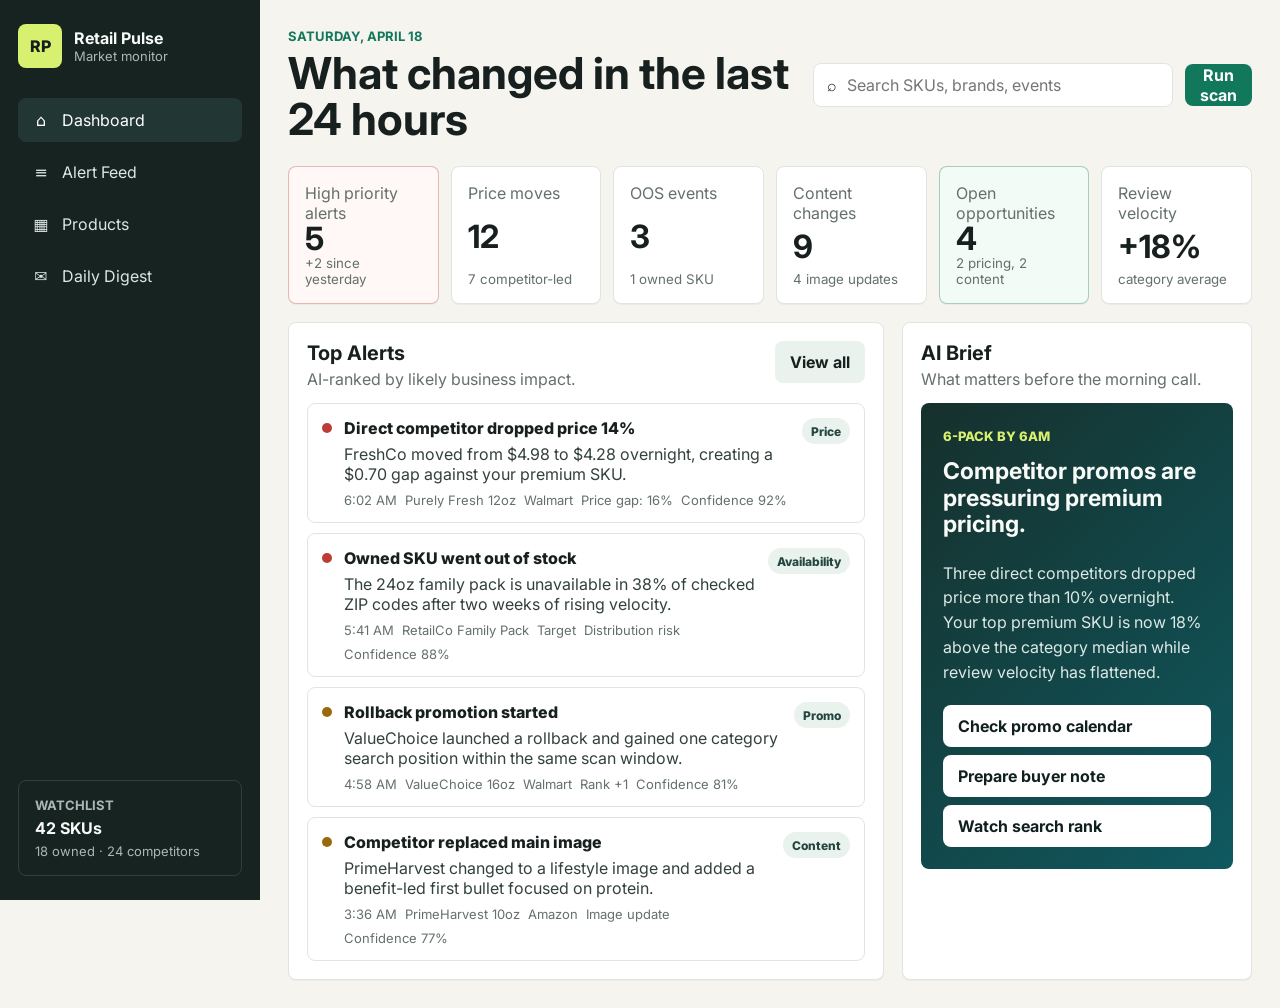
<file: RetailPulse/index.html>
<!doctype html>
<html lang="en">
  <head>
    <meta charset="utf-8" />
    <meta name="viewport" content="width=device-width, initial-scale=1" />
    <link rel="icon" href="/favicon.ico" sizes="any" />
    <link rel="icon" href="/favicon.svg" type="image/svg+xml" />
    <link rel="apple-touch-icon" href="/apple-touch-icon.png" />
    <title>Retail Pulse Prototype</title>
    <link rel="preconnect" href="https://fonts.googleapis.com" />
    <link rel="preconnect" href="https://fonts.gstatic.com" crossorigin />
    <link href="https://fonts.googleapis.com/css2?family=Inter:wght@400;500;600;700;800&display=swap" rel="stylesheet" />
    <link rel="stylesheet" href="styles.css" />
    <!-- Cloudflare Web Analytics --><script type='module' src='https://static.cloudflareinsights.com/beacon.min.js' data-cf-beacon='{"token": "3fb06db3fe6840cc8b2979589ea432d3"}'></script><!-- End Cloudflare Web Analytics -->
  </head>
  <body>
    <div class="app-shell">
      <aside class="sidebar" aria-label="Primary navigation">
        <div class="brand">
          <div class="brand-mark">RP</div>
          <div>
            <strong>Retail Pulse</strong>
            <span>Market monitor</span>
          </div>
        </div>

        <nav class="nav-list">
          <button class="nav-item active" data-view="dashboard" type="button" title="Dashboard">
            <span class="icon">⌂</span><span>Dashboard</span>
          </button>
          <button class="nav-item" data-view="feed" type="button" title="Alert feed">
            <span class="icon">≡</span><span>Alert Feed</span>
          </button>
          <button class="nav-item" data-view="products" type="button" title="Products">
            <span class="icon">▦</span><span>Products</span>
          </button>
          <button class="nav-item" data-view="digest" type="button" title="Digest">
            <span class="icon">✉</span><span>Daily Digest</span>
          </button>
        </nav>

        <div class="watch-summary">
          <span class="summary-label">Watchlist</span>
          <strong>42 SKUs</strong>
          <span>18 owned · 24 competitors</span>
        </div>
      </aside>

      <main class="main">
        <header class="topbar">
          <div>
            <p class="eyebrow">Saturday, April 18</p>
            <h1 id="view-title">What changed in the last 24 hours</h1>
          </div>
          <div class="topbar-actions">
            <label class="search">
              <span>⌕</span>
              <input id="search-input" type="search" placeholder="Search SKUs, brands, events" />
            </label>
            <button class="primary-action" type="button" id="simulate-btn">Run scan</button>
          </div>
        </header>

        <section class="view active" id="dashboard-view" aria-labelledby="view-title">
          <div class="metric-grid">
            <article class="metric-card risk">
              <span>High priority alerts</span>
              <strong id="metric-high">5</strong>
              <small>+2 since yesterday</small>
            </article>
            <article class="metric-card">
              <span>Price moves</span>
              <strong>12</strong>
              <small>7 competitor-led</small>
            </article>
            <article class="metric-card">
              <span>OOS events</span>
              <strong>3</strong>
              <small>1 owned SKU</small>
            </article>
            <article class="metric-card">
              <span>Content changes</span>
              <strong>9</strong>
              <small>4 image updates</small>
            </article>
            <article class="metric-card opportunity">
              <span>Open opportunities</span>
              <strong>4</strong>
              <small>2 pricing, 2 content</small>
            </article>
            <article class="metric-card">
              <span>Review velocity</span>
              <strong>+18%</strong>
              <small>category average</small>
            </article>
          </div>

          <div class="dashboard-layout">
            <section class="panel alerts-panel">
              <div class="panel-heading">
                <div>
                  <h2>Top Alerts</h2>
                  <p>AI-ranked by likely business impact.</p>
                </div>
                <button class="ghost-button" data-view-jump="feed" type="button">View all</button>
              </div>
              <div id="top-alerts" class="alert-list"></div>
            </section>

            <section class="panel insight-panel">
              <div class="panel-heading">
                <div>
                  <h2>AI Brief</h2>
                  <p>What matters before the morning call.</p>
                </div>
              </div>
              <div class="brief">
                <span class="brief-tag">6-pack by 6am</span>
                <h3>Competitor promos are pressuring premium pricing.</h3>
                <p>
                  Three direct competitors dropped price more than 10% overnight. Your top premium SKU is now 18% above the category median while review velocity has flattened.
                </p>
                <div class="action-stack">
                  <button type="button">Check promo calendar</button>
                  <button type="button">Prepare buyer note</button>
                  <button type="button">Watch search rank</button>
                </div>
              </div>
            </section>
          </div>
        </section>

        <section class="view" id="feed-view" aria-label="Alert feed">
          <div class="filters">
            <button class="filter active" data-filter="all" type="button">All</button>
            <button class="filter" data-filter="Price" type="button">Price</button>
            <button class="filter" data-filter="Promo" type="button">Promo</button>
            <button class="filter" data-filter="Availability" type="button">Availability</button>
            <button class="filter" data-filter="Content" type="button">Content</button>
          </div>
          <div id="feed-list" class="feed-list"></div>
        </section>

        <section class="view" id="products-view" aria-label="Product workspace">
          <div class="workspace-grid">
            <section class="panel product-list-panel">
              <div class="panel-heading">
                <div>
                  <h2>Watchlist</h2>
                  <p>Owned and competitor products under active monitoring.</p>
                </div>
              </div>
              <div id="product-list" class="product-list"></div>
            </section>
            <section class="panel product-detail" id="product-detail"></section>
          </div>
        </section>

        <section class="view" id="digest-view" aria-label="Daily digest preview">
          <div class="digest-shell">
            <div class="digest-header">
              <span>Daily Digest</span>
              <strong>Retail Pulse · April 18, 2026</strong>
            </div>
            <h2>5 changes need attention today</h2>
            <p class="digest-lede">
              Competitor discounting increased overnight, one owned SKU went out of stock, and a new premium entrant appeared in the category search set.
            </p>
            <div id="digest-items" class="digest-items"></div>
            <div class="digest-footer">
              <button type="button">Send test email</button>
              <button class="secondary" type="button">Edit alert rules</button>
            </div>
          </div>
        </section>
      </main>
    </div>

    <script src="app.js"></script>
  </body>
</html>
</file>
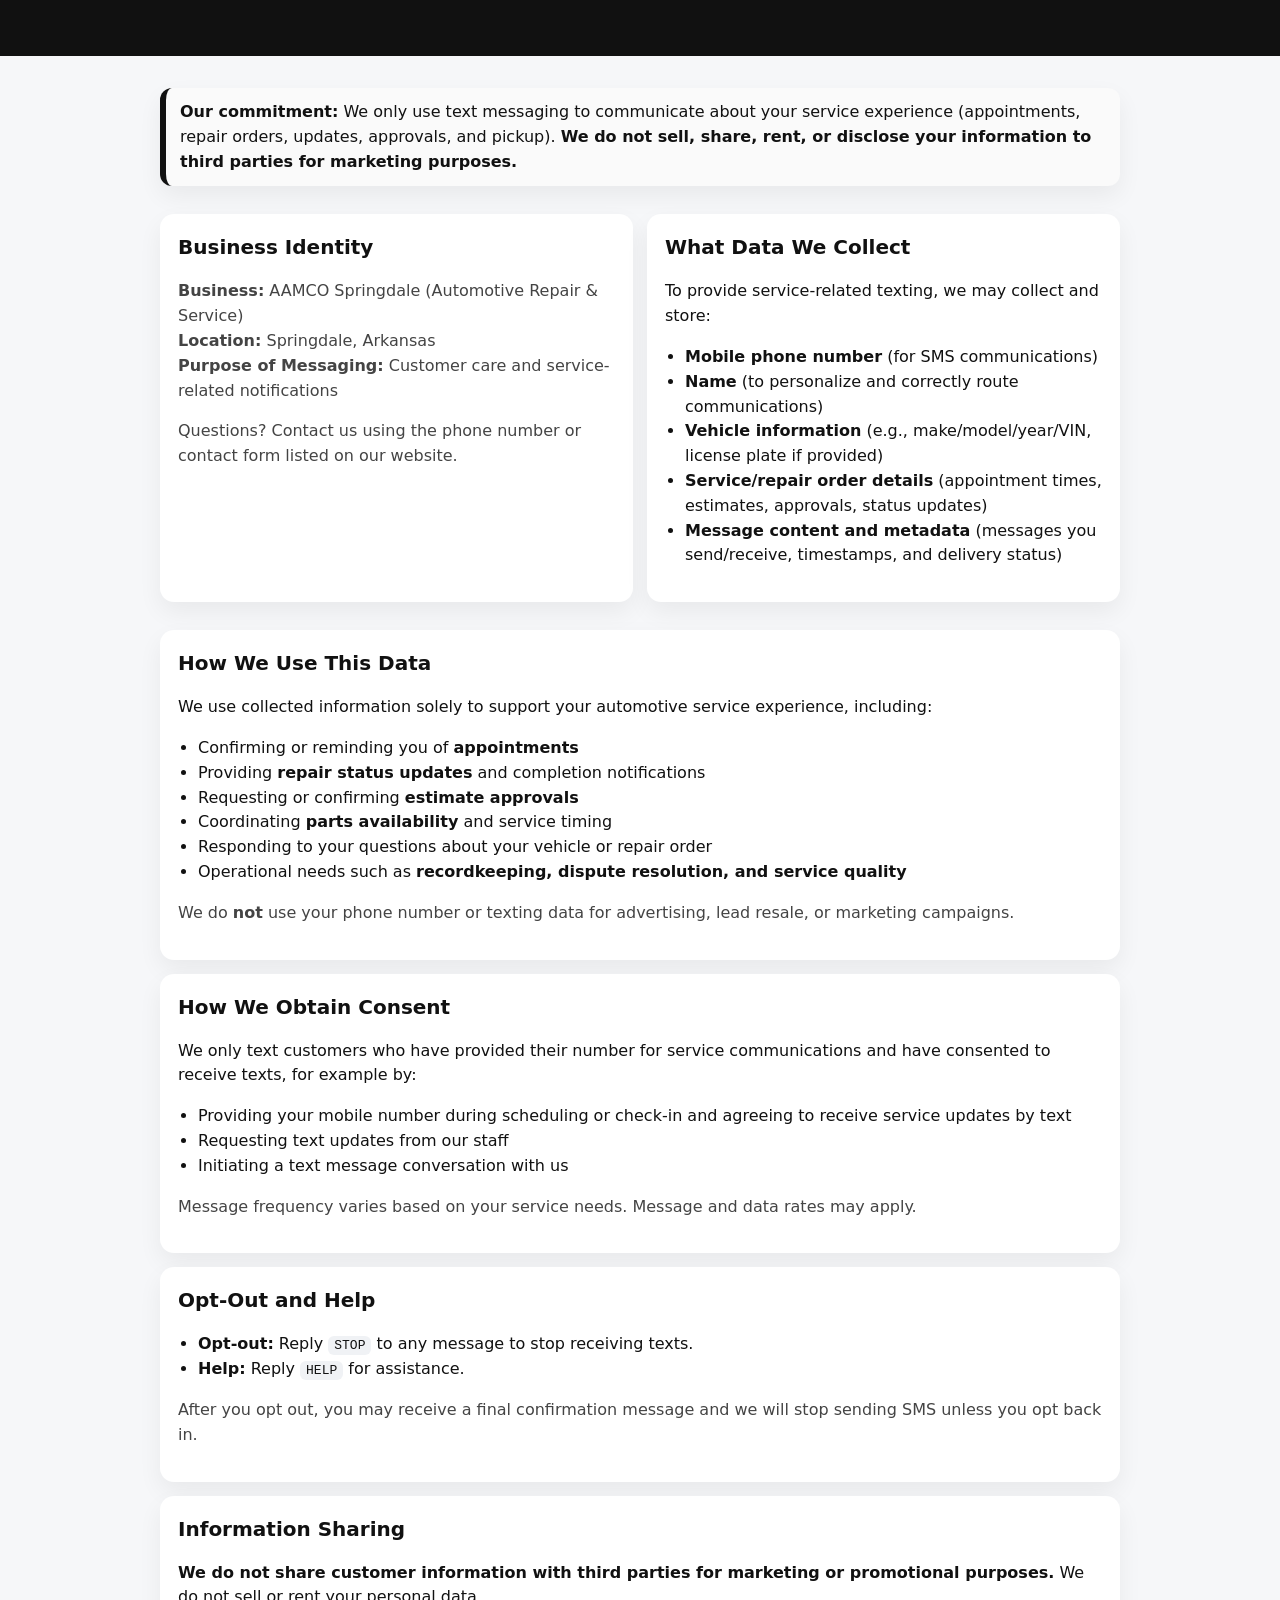
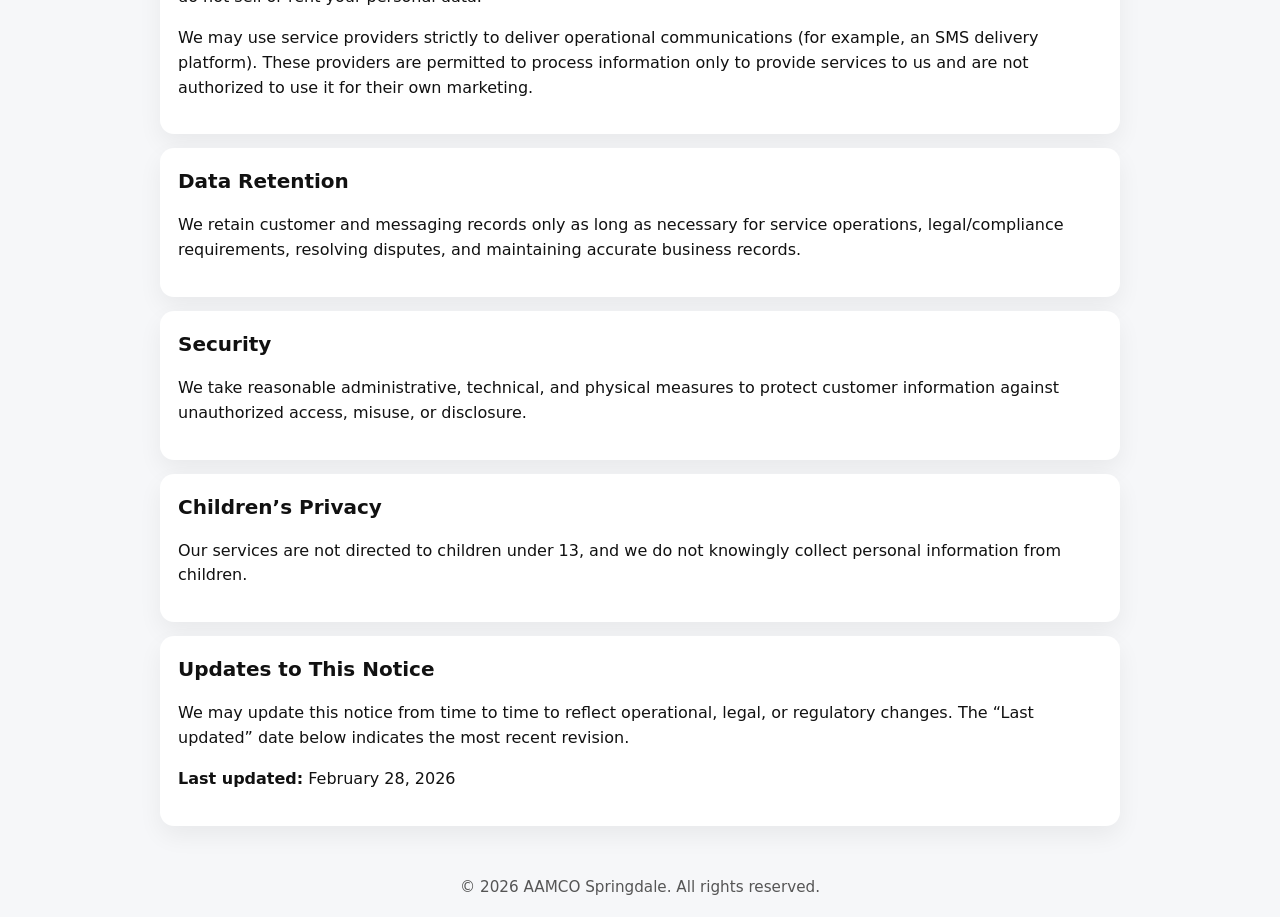
<file: A2PCompliance.html>
<!doctype html>
<html lang="en">
<head>
  <meta charset="utf-8" />
  <meta name="viewport" content="width=device-width, initial-scale=1" />
  <link rel="icon" href="/favicon.ico" sizes="any" />
  <link rel="icon" href="/favicon.svg" type="image/svg+xml" />
  <link rel="apple-touch-icon" href="/apple-touch-icon.png" />
  <title>A2P Messaging Compliance & Privacy | AAMCO Springdale</title>
  <meta name="description" content="AAMCO Springdale A2P messaging compliance and privacy notice: what data we collect, how we use it, and our no-sharing/no-marketing commitment." />
  <style>
    :root { color-scheme: light; }
    body { margin: 0; font-family: system-ui, -apple-system, Segoe UI, Roboto, Helvetica, Arial, sans-serif; line-height: 1.55; background: #f6f7f9; color: #111; }
    header { background: #111; color: #fff; padding: 28px 18px; }
    header h1 { margin: 0; font-size: 1.6rem; }
    header p { margin: 8px 0 0; opacity: .9; max-width: 70ch; }
    main { max-width: 960px; margin: 0 auto; padding: 18px; }
    .card { background: #fff; border-radius: 14px; box-shadow: 0 10px 25px rgba(0,0,0,.06); padding: 18px; margin: 14px 0; }
    h2 { margin: 0 0 10px; font-size: 1.25rem; }
    h3 { margin: 16px 0 8px; font-size: 1.05rem; }
    ul { padding-left: 20px; }
    code { background: #f0f2f5; padding: 2px 6px; border-radius: 6px; }
    .muted { color: #444; }
    .notice { border-left: 6px solid #111; padding: 12px 14px; background: #fafafa; border-radius: 12px; }
    footer { padding: 18px; text-align: center; color: #555; font-size: .95rem; }
    a { color: #0b57d0; }
    .grid { display: grid; grid-template-columns: 1fr; gap: 14px; }
    @media (min-width: 860px) { .grid { grid-template-columns: 1fr 1fr; } }
  </style>
<!-- Cloudflare Web Analytics --><script type='module' src='https://static.cloudflareinsights.com/beacon.min.js' data-cf-beacon='{"token": "3fb06db3fe6840cc8b2979589ea432d3"}'></script><!-- End Cloudflare Web Analytics -->
</head>

<body>
  <header>
    <!-- <h1>A2P Messaging Compliance & Privacy Notice</h1>
    <p>
      This page describes how <strong>AAMCO Springdale</strong> collects and uses information for
      SMS/text messaging to support customer service communications (A2P 10DLC compliance).
    </p> -->
  </header>

  <main>
    <section class="card notice" aria-label="Key commitment">
      <strong>Our commitment:</strong>
      We only use text messaging to communicate about your service experience (appointments, repair orders, updates, approvals, and pickup).
      <strong>We do not sell, share, rent, or disclose your information to third parties for marketing purposes.</strong>
    </section>

    <section class="grid">
      <section class="card">
        <h2>Business Identity</h2>
        <p class="muted">
          <strong>Business:</strong> AAMCO Springdale (Automotive Repair & Service)<br />
          <strong>Location:</strong> Springdale, Arkansas<br />
          <strong>Purpose of Messaging:</strong> Customer care and service-related notifications
        </p>
        <p class="muted">
          Questions? Contact us using the phone number or contact form listed on our website.
        </p>
      </section>

      <section class="card">
        <h2>What Data We Collect</h2>
        <p>To provide service-related texting, we may collect and store:</p>
        <ul>
          <li><strong>Mobile phone number</strong> (for SMS communications)</li>
          <li><strong>Name</strong> (to personalize and correctly route communications)</li>
          <li><strong>Vehicle information</strong> (e.g., make/model/year/VIN, license plate if provided)</li>
          <li><strong>Service/repair order details</strong> (appointment times, estimates, approvals, status updates)</li>
          <li><strong>Message content and metadata</strong> (messages you send/receive, timestamps, and delivery status)</li>
        </ul>
      </section>
    </section>

    <section class="card">
      <h2>How We Use This Data</h2>
      <p>We use collected information solely to support your automotive service experience, including:</p>
      <ul>
        <li>Confirming or reminding you of <strong>appointments</strong></li>
        <li>Providing <strong>repair status updates</strong> and completion notifications</li>
        <li>Requesting or confirming <strong>estimate approvals</strong></li>
        <li>Coordinating <strong>parts availability</strong> and service timing</li>
        <li>Responding to your questions about your vehicle or repair order</li>
        <li>Operational needs such as <strong>recordkeeping, dispute resolution, and service quality</strong></li>
      </ul>
      <p class="muted">
        We do <strong>not</strong> use your phone number or texting data for advertising, lead resale, or marketing campaigns.
      </p>
    </section>

    <section class="card">
      <h2>How We Obtain Consent</h2>
      <p>We only text customers who have provided their number for service communications and have consented to receive texts, for example by:</p>
      <ul>
        <li>Providing your mobile number during scheduling or check-in and agreeing to receive service updates by text</li>
        <li>Requesting text updates from our staff</li>
        <li>Initiating a text message conversation with us</li>
      </ul>
      <p class="muted">
        Message frequency varies based on your service needs. Message and data rates may apply.
      </p>
    </section>

    <section class="card">
      <h2>Opt-Out and Help</h2>
      <ul>
        <li><strong>Opt-out:</strong> Reply <code>STOP</code> to any message to stop receiving texts.</li>
        <li><strong>Help:</strong> Reply <code>HELP</code> for assistance.</li>
      </ul>
      <p class="muted">
        After you opt out, you may receive a final confirmation message and we will stop sending SMS unless you opt back in.
      </p>
    </section>

    <section class="card">
      <h2>Information Sharing</h2>
      <p>
        <strong>We do not share customer information with third parties for marketing or promotional purposes.</strong>
        We do not sell or rent your personal data.
      </p>
      <p>
        We may use service providers strictly to deliver operational communications (for example, an SMS delivery platform).
        These providers are permitted to process information only to provide services to us and are not authorized to use it for their own marketing.
      </p>
    </section>

    <section class="card">
      <h2>Data Retention</h2>
      <p>
        We retain customer and messaging records only as long as necessary for service operations, legal/compliance requirements,
        resolving disputes, and maintaining accurate business records.
      </p>
    </section>

    <section class="card">
      <h2>Security</h2>
      <p>
        We take reasonable administrative, technical, and physical measures to protect customer information against unauthorized access,
        misuse, or disclosure.
      </p>
    </section>

    <section class="card">
      <h2>Children’s Privacy</h2>
      <p>
        Our services are not directed to children under 13, and we do not knowingly collect personal information from children.
      </p>
    </section>

    <section class="card">
      <h2>Updates to This Notice</h2>
      <p>
        We may update this notice from time to time to reflect operational, legal, or regulatory changes. The “Last updated” date below
        indicates the most recent revision.
      </p>
      <p><strong>Last updated:</strong> <span id="last-updated">February 28, 2026</span></p>
    </section>
  </main>

  <footer>
    © <span id="year"></span> AAMCO Springdale. All rights reserved.
  </footer>

  <script>
    // Keeps the footer year current without changing the published "Last updated" date.
    document.getElementById("year").textContent = new Date().getFullYear();
  </script>
</body>
</html>
</file>
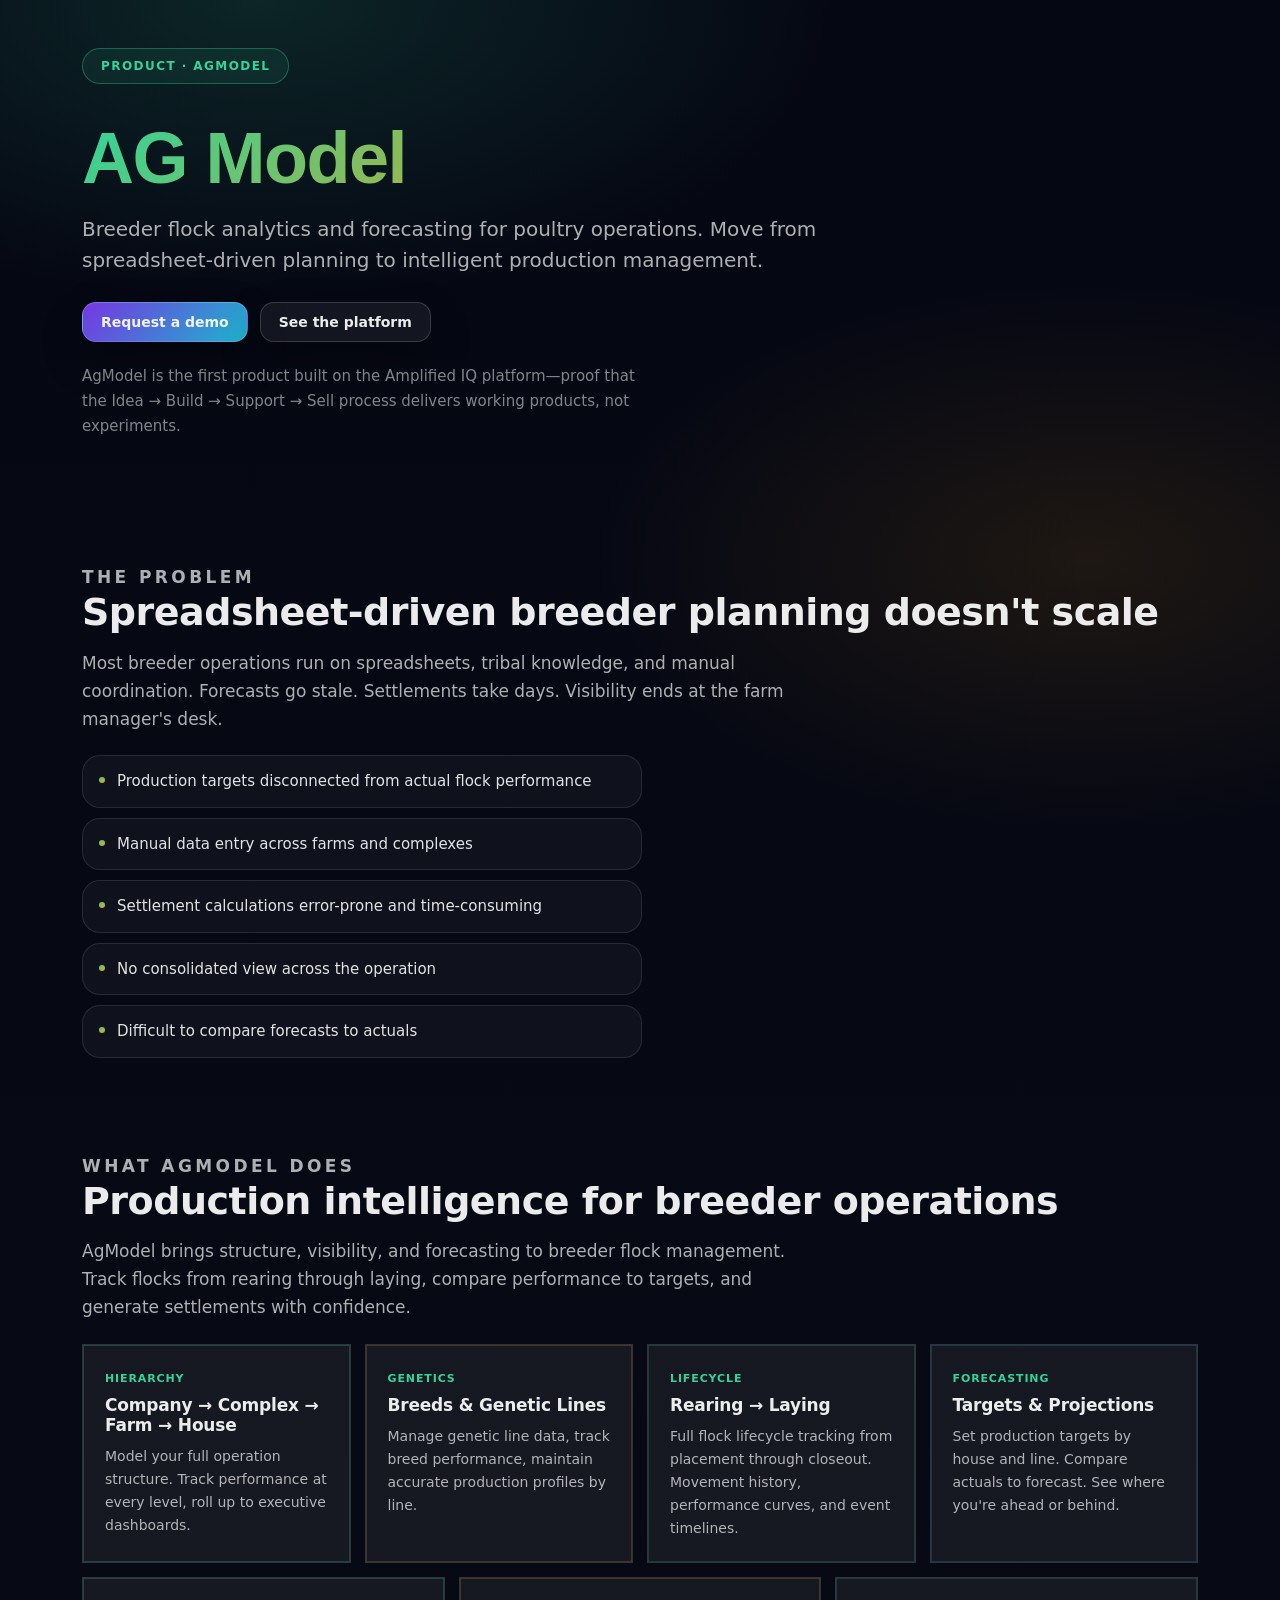
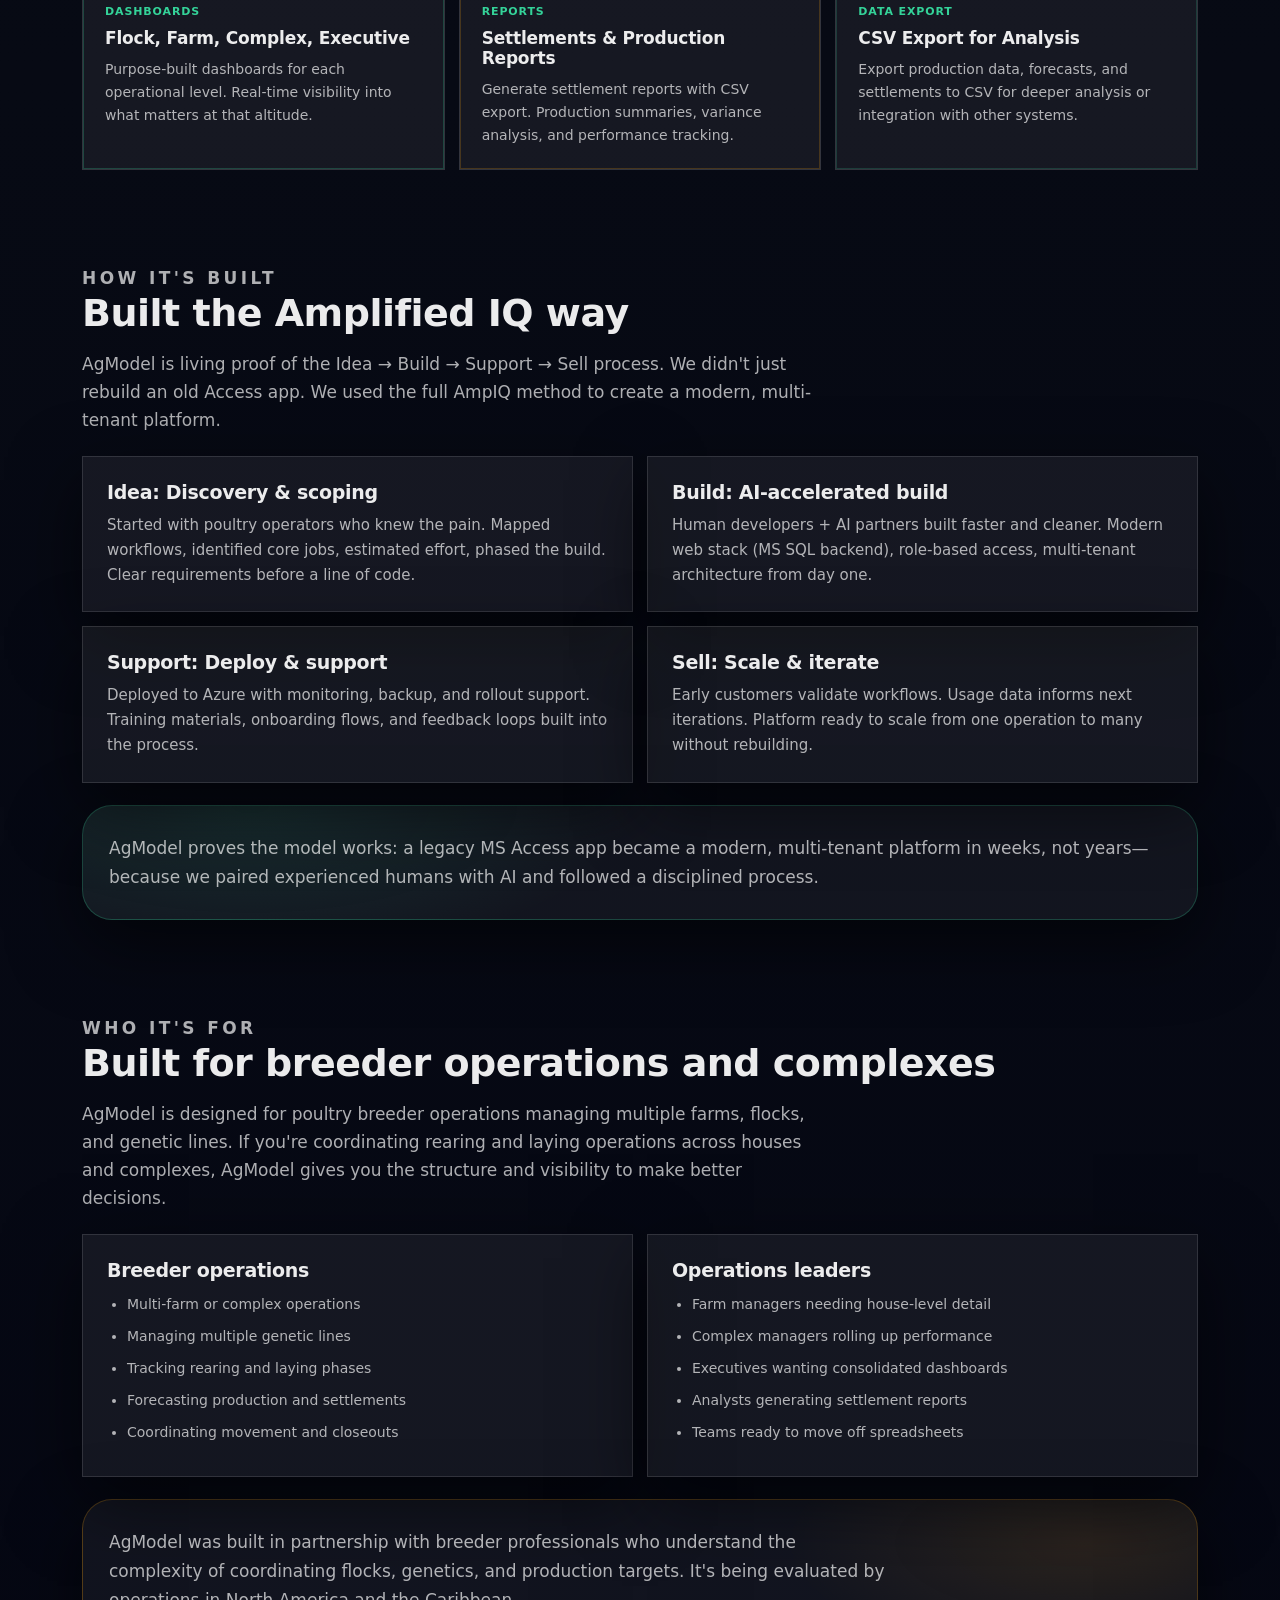
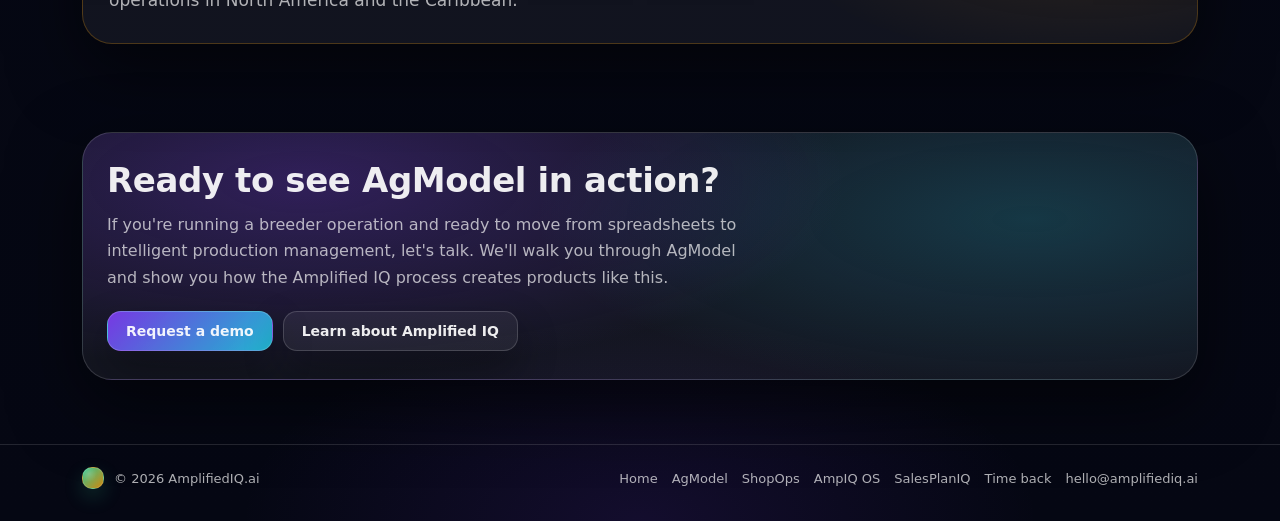
<file: agmodel.html>
<!doctype html>
<html lang="en">
<head>
  <meta charset="utf-8" />
  <meta name="viewport" content="width=device-width, initial-scale=1" />
  <link rel="icon" href="/favicon.ico" sizes="any" />
  <link rel="icon" href="/favicon.svg" type="image/svg+xml" />
  <link rel="apple-touch-icon" href="/apple-touch-icon.png" />
  <title>AgModel | Breeder Flock Analytics & Forecasting | Amplified IQ</title>
  <meta name="description" content="AgModel: Breeder flock analytics and forecasting built on the Amplified IQ platform. Move from spreadsheet-driven planning to intelligent production management." />
  <meta name="theme-color" content="#070a14" />
  <style>
    :root {
      --black: #08080a;
      --white: #f2f0eb;
      --cyan: #00f5d4;
      --electric: #7b2fff;
      --gold: #ffd60a;
      --mid: #1a1a24;
      --bg: #070a14;
      --panel: rgba(255,255,255,.06);
      --text: rgba(255,255,255,.92);
      --muted: rgba(255,255,255,.68);
      --faint: rgba(255,255,255,.50);
      --line: rgba(255,255,255,.12);
      --shadow: 0 24px 70px rgba(0,0,0,.55);
      --radius: 18px;
      --max: 1160px;
      --a: #7c3aed;
      --b: #22d3ee;
      --c: #34d399;
      --d: #f59e0b;
      --agmodel-green: #34d399;
      --agmodel-gold: #f59e0b;
      --font: ui-sans-serif, system-ui, -apple-system, Segoe UI, Roboto, Helvetica, Arial, "Apple Color Emoji","Segoe UI Emoji";
    }

    * { box-sizing: border-box; }
    html { scroll-behavior: smooth; }
    body {
      margin: 0;
      font-family: var(--font);
      color: var(--text);
      background:
        radial-gradient(1000px 500px at 20% 0%, rgba(52,211,153,.15), transparent 60%),
        radial-gradient(900px 500px at 85% 15%, rgba(245,158,11,.10), transparent 55%),
        radial-gradient(800px 400px at 50% 100%, rgba(124,58,237,.12), transparent 50%),
        linear-gradient(180deg, #050713 0%, #070a14 45%, #050713 100%);
      overflow-x: hidden;
      min-height: 100vh;
    }

    a { color: inherit; text-decoration: none; }
    .wrap { max-width: var(--max); margin: 0 auto; padding: 0 22px; }

    .btn {
      display: inline-flex; align-items: center; justify-content: center;
      gap: 10px; padding: 11px 18px; border-radius: 14px;
      border: 1px solid rgba(255,255,255,.16);
      background: rgba(255,255,255,.06);
      color: var(--text); font-weight: 650; font-size: 14px;
      box-shadow: 0 18px 40px rgba(0,0,0,.32);
      transition: transform .15s ease, background .2s ease, border-color .2s ease;
      cursor: pointer; font-family: inherit;
    }
    .btn:hover {
      transform: translateY(-1px);
      background: rgba(255,255,255,.09);
      border-color: rgba(255,255,255,.22);
    }
    .btn.primary {
      background: linear-gradient(135deg, rgba(124,58,237,.95), rgba(34,211,238,.85));
      border-color: rgba(255,255,255,.18);
    }
    .btn.primary:hover {
      background: linear-gradient(135deg, rgba(124,58,237,1), rgba(34,211,238,.95));
    }

    .hero {
      padding: 48px 0 56px;
      position: relative;
    }
    .kicker {
      display: inline-flex; align-items: center; gap: 10px;
      padding: 8px 14px; border-radius: 999px;
      border: 1px solid rgba(255,255,255,.14);
      background: rgba(255,255,255,.06);
      color: var(--muted); font-weight: 650; font-size: 13px;
    }
    .dot {
      width: 8px; height: 8px; border-radius: 999px;
      background: linear-gradient(135deg, var(--a), var(--b));
      box-shadow: 0 0 0 6px rgba(124,58,237,.12);
    }
    h1 {
      margin: 18px 0 0;
      font-size: clamp(36px, 5vw, 58px);
      line-height: 1.06;
      letter-spacing: -1px;
      max-width: 18ch;
    }
    .lead {
      margin: 20px 0 0;
      color: var(--muted);
      font-size: clamp(17px, 2.1vw, 20px);
      line-height: 1.55;
      max-width: 62ch;
    }
    .hero-actions { margin-top: 26px; display: flex; gap: 12px; flex-wrap: wrap; }
    .hero-note {
      margin-top: 22px; color: var(--faint); font-size: 15px;
      line-height: 1.65; max-width: 58ch;
    }

    section { padding: 40px 0; }
    .section-title {
      font-size: 12px; color: var(--muted);
      letter-spacing: .2em; text-transform: uppercase;
      margin: 0 0 10px;
    }
    .section-head h2 {
      margin: 0;
      font-size: clamp(26px, 3.2vw, 38px);
      letter-spacing: -.5px;
      line-height: 1.15;
    }
    .section-head p {
      margin: 14px 0 0;
      color: var(--muted);
      font-size: 17px;
      line-height: 1.65;
      max-width: 68ch;
    }

    .grid-3 {
      margin-top: 22px;
      display: grid;
      grid-template-columns: repeat(3, 1fr);
      gap: 14px;
    }
    .grid-4 {
      margin-top: 22px;
      display: grid;
      grid-template-columns: repeat(4, 1fr);
      gap: 14px;
    }
    .grid-2 {
      margin-top: 22px;
      display: grid;
      grid-template-columns: repeat(2, 1fr);
      gap: 14px;
    }
    .card {
      padding: 22px;
      border-radius: var(--radius2);
      border: 1px solid rgba(255,255,255,.12);
      background: rgba(255,255,255,.06);
      transition: transform .15s ease, border-color .2s ease, background .2s ease;
    }
    .card:hover {
      transform: translateY(-2px);
      border-color: rgba(255,255,255,.18);
      background: rgba(255,255,255,.08);
    }
    .card h3 {
      margin: 0 0 10px;
      font-size: 17px;
      letter-spacing: -.2px;
    }
    .card p {
      margin: 0;
      color: var(--muted);
      font-size: 14px;
      line-height: 1.65;
    }
    .card-tag {
      display: inline-block;
      font-size: 11px;
      font-weight: 700;
      letter-spacing: .08em;
      text-transform: uppercase;
      color: var(--agmodel-green);
      margin-bottom: 10px;
    }
    .accent-1 { box-shadow: 0 0 0 1px rgba(52,211,153,.25) inset; }
    .accent-2 { box-shadow: 0 0 0 1px rgba(245,158,11,.22) inset; }
    .accent-3 { box-shadow: 0 0 0 1px rgba(52,211,153,.20) inset; }
    .accent-4 { box-shadow: 0 0 0 1px rgba(34,211,238,.18) inset; }

    .two-col {
      margin-top: 22px;
      display: grid;
      grid-template-columns: 1fr 1fr;
      gap: 14px;
    }
    .panel {
      padding: 24px;
      border-radius: var(--radius2);
      border: 1px solid rgba(255,255,255,.12);
      background: rgba(255,255,255,.06);
      box-shadow: var(--shadow);
    }
    .panel h3 {
      margin: 0 0 10px;
      font-size: 19px;
      letter-spacing: -.3px;
    }
    .panel p {
      margin: 0 0 16px;
      color: var(--muted);
      font-size: 15px;
      line-height: 1.65;
    }
    .panel p:last-child { margin-bottom: 0; }
    .panel ul {
      margin: 0;
      padding-left: 20px;
      color: var(--muted);
      font-size: 14px;
      line-height: 1.7;
    }
    .panel ul li { margin: 8px 0; }

    .product-badge {
      display: inline-flex;
      align-items: center;
      gap: 8px;
      padding: 10px 18px;
      border-radius: 999px;
      border: 1px solid rgba(52,211,153,.35);
      background: rgba(52,211,153,.08);
      font-size: 12px;
      font-weight: 700;
      letter-spacing: .12em;
      text-transform: uppercase;
      color: var(--agmodel-green);
      margin-bottom: 20px;
    }
    .product-wordmark {
      font-family: 'Syne', sans-serif;
      font-size: clamp(48px, 7vw, 72px);
      font-weight: 800;
      letter-spacing: -1.5px;
      line-height: 1;
      background: linear-gradient(135deg, var(--agmodel-green) 0%, var(--agmodel-gold) 100%);
      -webkit-background-clip: text;
      -webkit-text-fill-color: transparent;
      background-clip: text;
      margin-bottom: 16px;
    }
    .list-block {
      margin-top: 22px;
      display: grid;
      gap: 10px;
      max-width: 560px;
    }
    .list-item {
      display: flex; align-items: flex-start; gap: 12px;
      padding: 14px 16px;
      border-radius: var(--radius);
      border: 1px solid rgba(255,255,255,.10);
      background: rgba(255,255,255,.04);
      color: rgba(255,255,255,.88);
      font-size: 15px;
      line-height: 1.5;
    }
    .list-item::before {
      content: '';
      flex-shrink: 0;
      width: 6px; height: 6px; margin-top: 7px;
      border-radius: 50%;
      background: linear-gradient(135deg, var(--agmodel-green), var(--agmodel-gold));
    }
    .eyebrow {
      font-size: 12px;
      letter-spacing: .2em;
      text-transform: uppercase;
      color: var(--agmodel-green);
      font-weight: 700;
      margin-bottom: 12px;
    }

    .cta-box {
      border-radius: 30px;
      border: 1px solid rgba(255,255,255,.14);
      background:
        radial-gradient(900px 320px at 20% 20%, rgba(124,58,237,.28), transparent 60%),
        radial-gradient(900px 320px at 85% 35%, rgba(34,211,238,.18), transparent 55%),
        rgba(255,255,255,.06);
      box-shadow: var(--shadow);
      overflow: hidden;
    }
    .cta-inner {
      padding: 28px 24px;
    }
    .cta-inner h2 {
      margin: 0;
      font-size: clamp(24px, 3vw, 34px);
      letter-spacing: -.4px;
      line-height: 1.15;
    }
    .cta-inner > p {
      margin: 12px 0 0;
      color: var(--muted);
      font-size: 16px;
      line-height: 1.65;
      max-width: 65ch;
    }
    .cta-actions { margin-top: 20px; display: flex; gap: 10px; flex-wrap: wrap; }

    footer {
      border-top: 1px solid var(--line);
      padding: 22px 0 32px;
      color: var(--muted);
      font-size: 13px;
    }
    .foot {
      display: flex;
      justify-content: space-between;
      align-items: center;
      gap: 12px;
      flex-wrap: wrap;
    }
    .foot a:hover { color: var(--text); }

    @media (max-width: 900px) {
      .grid-3, .grid-4 { grid-template-columns: 1fr; }
      .grid-2, .two-col { grid-template-columns: 1fr; }
    }
    @media (max-width: 560px) {
      .nav-links { display: none; }
      .btn { width: 100%; justify-content: center; }
      .nav-cta .btn { width: auto; flex: 1; min-width: 140px; }
    }
    @media (prefers-reduced-motion: reduce) {
      * { transition: none !important; scroll-behavior: auto !important; }
    }
  </style>
<!-- Cloudflare Web Analytics --><script type='module' src='https://static.cloudflareinsights.com/beacon.min.js' data-cf-beacon='{"token": "3fb06db3fe6840cc8b2979589ea432d3"}'></script><!-- End Cloudflare Web Analytics -->
</head>
<body>
  <header id="top" class="hero">
    <div class="wrap">
      <div class="product-badge">PRODUCT · AGMODEL</div>
      <h1 class="product-wordmark">AG Model</h1>
      <p class="lead">
        Breeder flock analytics and forecasting for poultry operations. Move from spreadsheet-driven planning to intelligent production management.
      </p>
      <div class="hero-actions">
        <a class="btn primary" href="mailto:hello@amplifiediq.ai?subject=AgModel%20Demo">Request a demo</a>
        <a class="btn" href="index.html#hubs">See the platform</a>
      </div>
      <p class="hero-note">
        AgModel is the first product built on the Amplified IQ platform—proof that the Idea → Build → Support → Sell process delivers working products, not experiments.
      </p>
    </div>
  </header>

  <section id="problem">
    <div class="wrap">
      <div class="section-head">
        <p class="eyebrow">The problem</p>
        <h2>Spreadsheet-driven breeder planning doesn't scale</h2>
        <p>
          Most breeder operations run on spreadsheets, tribal knowledge, and manual coordination. Forecasts go stale. Settlements take days. Visibility ends at the farm manager's desk.
        </p>
      </div>
      <div class="list-block">
        <div class="list-item">Production targets disconnected from actual flock performance</div>
        <div class="list-item">Manual data entry across farms and complexes</div>
        <div class="list-item">Settlement calculations error-prone and time-consuming</div>
        <div class="list-item">No consolidated view across the operation</div>
        <div class="list-item">Difficult to compare forecasts to actuals</div>
      </div>
    </div>
  </section>

  <section id="what">
    <div class="wrap">
      <div class="section-head">
        <p class="eyebrow">What AgModel does</p>
        <h2>Production intelligence for breeder operations</h2>
        <p>
          AgModel brings structure, visibility, and forecasting to breeder flock management. Track flocks from rearing through laying, compare performance to targets, and generate settlements with confidence.
        </p>
      </div>

      <div class="grid-4">
        <article class="card accent-1">
          <span class="card-tag">Hierarchy</span>
          <h3>Company → Complex → Farm → House</h3>
          <p>Model your full operation structure. Track performance at every level, roll up to executive dashboards.</p>
        </article>
        <article class="card accent-2">
          <span class="card-tag">Genetics</span>
          <h3>Breeds & Genetic Lines</h3>
          <p>Manage genetic line data, track breed performance, maintain accurate production profiles by line.</p>
        </article>
        <article class="card accent-3">
          <span class="card-tag">Lifecycle</span>
          <h3>Rearing → Laying</h3>
          <p>Full flock lifecycle tracking from placement through closeout. Movement history, performance curves, and event timelines.</p>
        </article>
        <article class="card accent-4">
          <span class="card-tag">Forecasting</span>
          <h3>Targets & Projections</h3>
          <p>Set production targets by house and line. Compare actuals to forecast. See where you're ahead or behind.</p>
        </article>
      </div>

      <div class="grid-3" style="margin-top: 14px;">
        <article class="card accent-1">
          <span class="card-tag">Dashboards</span>
          <h3>Flock, Farm, Complex, Executive</h3>
          <p>Purpose-built dashboards for each operational level. Real-time visibility into what matters at that altitude.</p>
        </article>
        <article class="card accent-2">
          <span class="card-tag">Reports</span>
          <h3>Settlements & Production Reports</h3>
          <p>Generate settlement reports with CSV export. Production summaries, variance analysis, and performance tracking.</p>
        </article>
        <article class="card accent-3">
          <span class="card-tag">Data export</span>
          <h3>CSV Export for Analysis</h3>
          <p>Export production data, forecasts, and settlements to CSV for deeper analysis or integration with other systems.</p>
        </article>
      </div>
    </div>
  </section>

  <section id="how">
    <div class="wrap">
      <div class="section-head">
        <p class="eyebrow">How it's built</p>
        <h2>Built the Amplified IQ way</h2>
        <p>
          AgModel is living proof of the Idea → Build → Support → Sell process. We didn't just rebuild an old Access app. We used the full AmpIQ method to create a modern, multi-tenant platform.
        </p>
      </div>

      <div class="grid-2">
        <div class="panel">
          <h3>Idea: Discovery & scoping</h3>
          <p>
            Started with poultry operators who knew the pain. Mapped workflows, identified core jobs, estimated effort, phased the build. Clear requirements before a line of code.
          </p>
        </div>
        <div class="panel">
          <h3>Build: AI-accelerated build</h3>
          <p>
            Human developers + AI partners built faster and cleaner. Modern web stack (MS SQL backend), role-based access, multi-tenant architecture from day one.
          </p>
        </div>
        <div class="panel">
          <h3>Support: Deploy & support</h3>
          <p>
            Deployed to Azure with monitoring, backup, and rollout support. Training materials, onboarding flows, and feedback loops built into the process.
          </p>
        </div>
        <div class="panel">
          <h3>Sell: Scale & iterate</h3>
          <p>
            Early customers validate workflows. Usage data informs next iterations. Platform ready to scale from one operation to many without rebuilding.
          </p>
        </div>
      </div>

      <div class="panel" style="margin-top: 22px; padding: 28px 26px; border-radius: 30px; border: 1px solid rgba(52,211,153,.25); background: radial-gradient(700px 280px at 15% 0%, rgba(52,211,153,.12), transparent 55%), rgba(255,255,255,.05);">
        <p style="margin: 0; color: var(--muted); font-size: 17px; line-height: 1.7;">
          AgModel proves the model works: a legacy MS Access app became a modern, multi-tenant platform in weeks, not years—because we paired experienced humans with AI and followed a disciplined process.
        </p>
      </div>
    </div>
  </section>

  <section id="who">
    <div class="wrap">
      <div class="section-head">
        <p class="eyebrow">Who it's for</p>
        <h2>Built for breeder operations and complexes</h2>
        <p>
          AgModel is designed for poultry breeder operations managing multiple farms, flocks, and genetic lines. If you're coordinating rearing and laying operations across houses and complexes, AgModel gives you the structure and visibility to make better decisions.
        </p>
      </div>

      <div class="two-col">
        <div class="panel">
          <h3>Breeder operations</h3>
          <ul style="margin-top: 12px;">
            <li>Multi-farm or complex operations</li>
            <li>Managing multiple genetic lines</li>
            <li>Tracking rearing and laying phases</li>
            <li>Forecasting production and settlements</li>
            <li>Coordinating movement and closeouts</li>
          </ul>
        </div>
        <div class="panel">
          <h3>Operations leaders</h3>
          <ul style="margin-top: 12px;">
            <li>Farm managers needing house-level detail</li>
            <li>Complex managers rolling up performance</li>
            <li>Executives wanting consolidated dashboards</li>
            <li>Analysts generating settlement reports</li>
            <li>Teams ready to move off spreadsheets</li>
          </ul>
        </div>
      </div>

      <div class="panel" style="margin-top: 22px; padding: 28px 26px; border-radius: 30px; border: 1px solid rgba(245,158,11,.25); background: radial-gradient(600px 240px at 90% 30%, rgba(245,158,11,.10), transparent 50%), rgba(255,255,255,.05);">
        <p style="margin: 0; color: var(--muted); font-size: 17px; line-height: 1.7; max-width: 72ch;">
          AgModel was built in partnership with breeder professionals who understand the complexity of coordinating flocks, genetics, and production targets. It's being evaluated by operations in North America and the Caribbean.
        </p>
      </div>
    </div>
  </section>

  <section id="contact" style="padding: 48px 0 64px;">
    <div class="wrap">
      <div class="cta-box">
        <div class="cta-inner">
          <h2>Ready to see AgModel in action?</h2>
          <p>
            If you're running a breeder operation and ready to move from spreadsheets to intelligent production management, let's talk. We'll walk you through AgModel and show you how the Amplified IQ process creates products like this.
          </p>
          <div class="cta-actions">
            <a class="btn primary" href="mailto:hello@amplifiediq.ai?subject=AgModel%20Demo">Request a demo</a>
            <a class="btn" href="index.html">Learn about Amplified IQ</a>
          </div>
        </div>
      </div>
    </div>
  </section>

  <footer>
    <div class="wrap">
      <div class="foot">
        <div style="display: flex; align-items: center; gap: 10px;">
          <span style="width: 22px; height: 22px; border-radius: 10px; background: radial-gradient(circle at 30% 30%, rgba(255,255,255,.18), transparent 40%), linear-gradient(135deg, rgba(52,211,153,.95), rgba(245,158,11,.85)); box-shadow: 0 8px 20px rgba(52,211,153,.2); border: 1px solid rgba(255,255,255,.14);" aria-hidden="true"></span>
          <span>© <span id="y"></span> AmplifiedIQ.ai</span>
        </div>
        <div style="display: flex; gap: 14px; flex-wrap: wrap;">
          <a href="index.html">Home</a>
          <a href="agmodel.html">AgModel</a>
          <a href="shopops.html">ShopOps</a>
          <a href="operating-system.html">AmpIQ OS</a>
          <a href="sales-planning.html">SalesPlanIQ</a>
          <a href="time-back.html">Time back</a>
          <a href="mailto:hello@amplifiediq.ai">hello@amplifiediq.ai</a>
        </div>
      </div>
    </div>
  </footer>

  <script>
    document.getElementById('y').textContent = new Date().getFullYear();

    document.addEventListener('click', function (e) {
      var a = e.target.closest('a[href]');
      if (!a) return;
      var href = a.getAttribute('href') || '';

      if (/^mailto:/i.test(href)) {
        e.preventDefault();
        e.stopImmediatePropagation();
        window.location.href = href;
        return;
      }

      if (href.charAt(0) !== '#' || href === '#') return;
      var el = document.getElementById(href.slice(1));
      if (!el) return;
      e.preventDefault();
      el.scrollIntoView({ behavior: 'smooth', block: 'start' });
      history.pushState(null, '', href);
    }, true);
  </script>
</body>
</html>
</file>
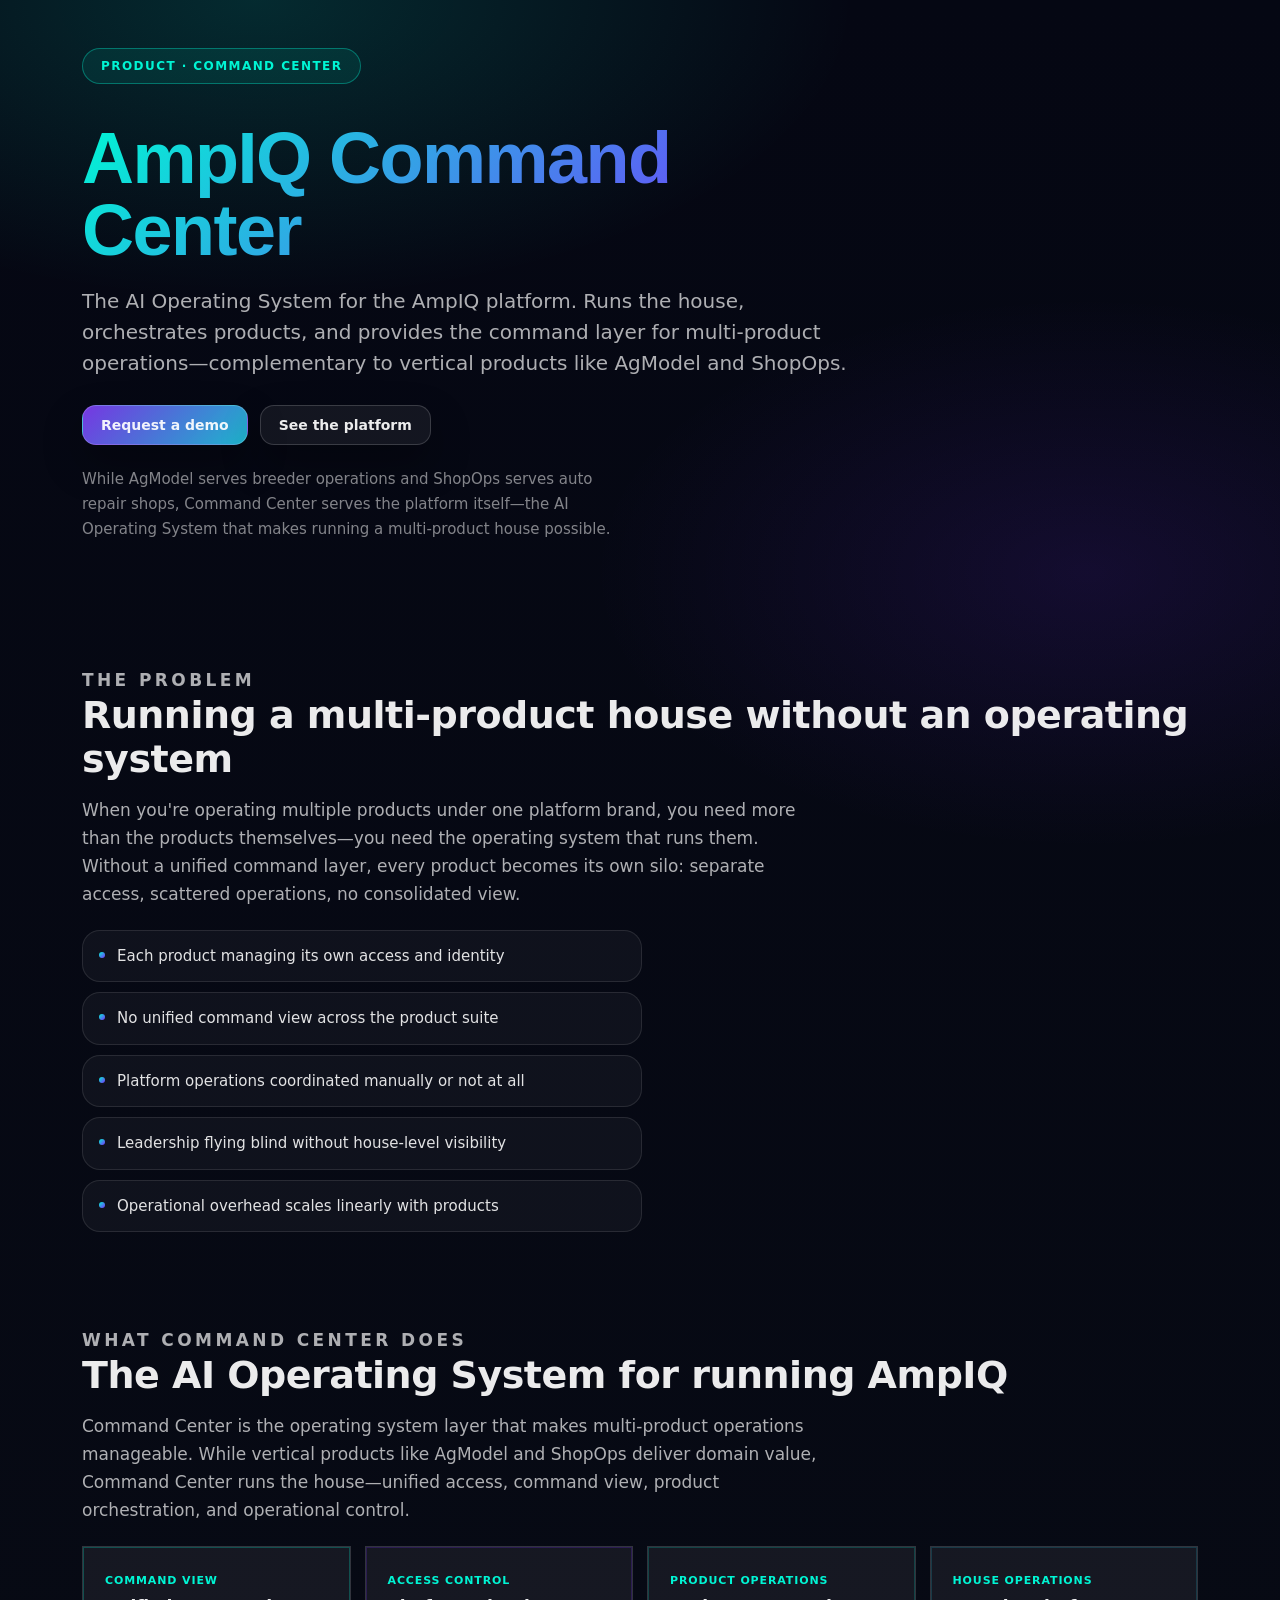
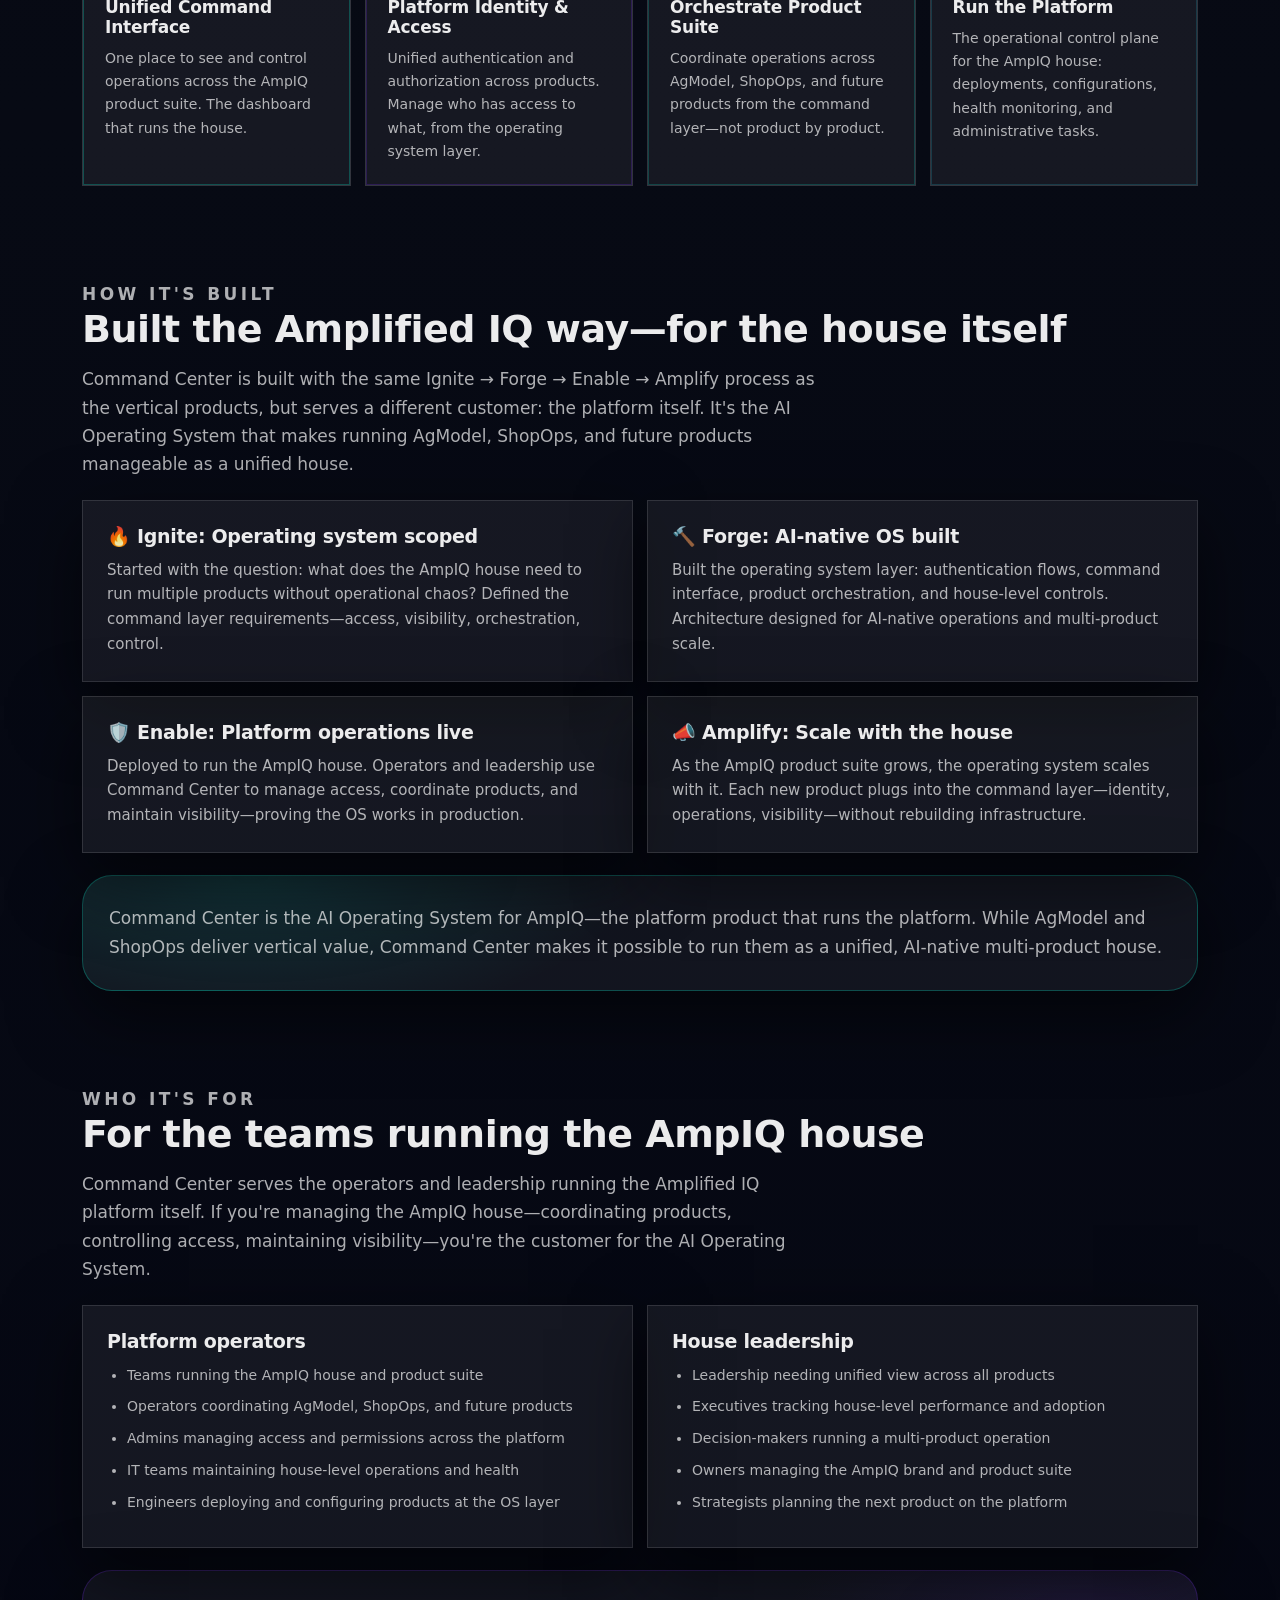
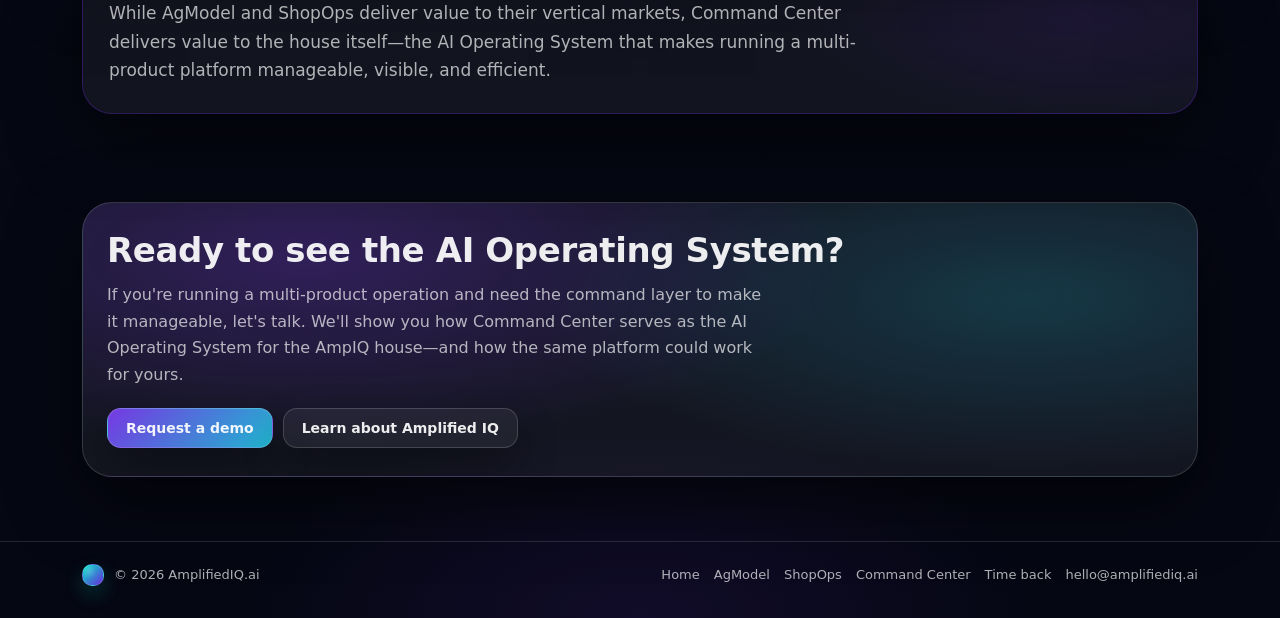
<file: command-center.html>
<!doctype html>
<html lang="en">
<head>
  <meta charset="utf-8" />
  <meta name="viewport" content="width=device-width, initial-scale=1" />
  <title>AmpIQ Command Center | Platform Operations & Control | Amplified IQ</title>
  <meta name="description" content="AmpIQ Command Center: The command and control hub for the Amplified IQ platform and its products. Unified operations, identity, access, and visibility across the AmpIQ house." />
  <meta name="theme-color" content="#070a14" />
  <style>
    :root {
      --black: #08080a;
      --white: #f2f0eb;
      --cyan: #00f5d4;
      --electric: #7b2fff;
      --gold: #ffd60a;
      --mid: #1a1a24;
      --bg: #070a14;
      --panel: rgba(255,255,255,.06);
      --text: rgba(255,255,255,.92);
      --muted: rgba(255,255,255,.68);
      --faint: rgba(255,255,255,.50);
      --line: rgba(255,255,255,.12);
      --shadow: 0 24px 70px rgba(0,0,0,.55);
      --radius: 18px;
      --max: 1160px;
      --a: #7c3aed;
      --b: #22d3ee;
      --c: #34d399;
      --d: #f59e0b;
      --command-cyan: #00f5d4;
      --command-violet: #7b2fff;
      --font: ui-sans-serif, system-ui, -apple-system, Segoe UI, Roboto, Helvetica, Arial, "Apple Color Emoji","Segoe UI Emoji";
    }

    * { box-sizing: border-box; }
    html { scroll-behavior: smooth; }
    body {
      margin: 0;
      font-family: var(--font);
      color: var(--text);
      background:
        radial-gradient(1000px 500px at 20% 0%, rgba(0,245,212,.15), transparent 60%),
        radial-gradient(900px 500px at 85% 15%, rgba(123,47,255,.12), transparent 55%),
        radial-gradient(800px 400px at 50% 100%, rgba(124,58,237,.10), transparent 50%),
        linear-gradient(180deg, #050713 0%, #070a14 45%, #050713 100%);
      overflow-x: hidden;
      min-height: 100vh;
    }

    a { color: inherit; text-decoration: none; }
    .wrap { max-width: var(--max); margin: 0 auto; padding: 0 22px; }

    .btn {
      display: inline-flex; align-items: center; justify-content: center;
      gap: 10px; padding: 11px 18px; border-radius: 14px;
      border: 1px solid rgba(255,255,255,.16);
      background: rgba(255,255,255,.06);
      color: var(--text); font-weight: 650; font-size: 14px;
      box-shadow: 0 18px 40px rgba(0,0,0,.32);
      transition: transform .15s ease, background .2s ease, border-color .2s ease;
      cursor: pointer; font-family: inherit;
    }
    .btn:hover {
      transform: translateY(-1px);
      background: rgba(255,255,255,.09);
      border-color: rgba(255,255,255,.22);
    }
    .btn.primary {
      background: linear-gradient(135deg, rgba(124,58,237,.95), rgba(34,211,238,.85));
      border-color: rgba(255,255,255,.18);
    }
    .btn.primary:hover {
      background: linear-gradient(135deg, rgba(124,58,237,1), rgba(34,211,238,.95));
    }

    .hero {
      padding: 48px 0 56px;
      position: relative;
    }
    .kicker {
      display: inline-flex; align-items: center; gap: 10px;
      padding: 8px 14px; border-radius: 999px;
      border: 1px solid rgba(255,255,255,.14);
      background: rgba(255,255,255,.06);
      color: var(--muted); font-weight: 650; font-size: 13px;
    }
    .dot {
      width: 8px; height: 8px; border-radius: 999px;
      background: linear-gradient(135deg, var(--a), var(--b));
      box-shadow: 0 0 0 6px rgba(124,58,237,.12);
    }
    h1 {
      margin: 18px 0 0;
      font-size: clamp(36px, 5vw, 58px);
      line-height: 1.06;
      letter-spacing: -1px;
      max-width: 18ch;
    }
    .lead {
      margin: 20px 0 0;
      color: var(--muted);
      font-size: clamp(17px, 2.1vw, 20px);
      line-height: 1.55;
      max-width: 62ch;
    }
    .hero-actions { margin-top: 26px; display: flex; gap: 12px; flex-wrap: wrap; }
    .hero-note {
      margin-top: 22px; color: var(--faint); font-size: 15px;
      line-height: 1.65; max-width: 58ch;
    }

    section { padding: 40px 0; }
    .section-title {
      font-size: 12px; color: var(--muted);
      letter-spacing: .2em; text-transform: uppercase;
      margin: 0 0 10px;
    }
    .section-head h2 {
      margin: 0;
      font-size: clamp(26px, 3.2vw, 38px);
      letter-spacing: -.5px;
      line-height: 1.15;
    }
    .section-head p {
      margin: 14px 0 0;
      color: var(--muted);
      font-size: 17px;
      line-height: 1.65;
      max-width: 68ch;
    }

    .grid-3 {
      margin-top: 22px;
      display: grid;
      grid-template-columns: repeat(3, 1fr);
      gap: 14px;
    }
    .grid-4 {
      margin-top: 22px;
      display: grid;
      grid-template-columns: repeat(4, 1fr);
      gap: 14px;
    }
    .grid-2 {
      margin-top: 22px;
      display: grid;
      grid-template-columns: repeat(2, 1fr);
      gap: 14px;
    }
    .card {
      padding: 22px;
      border-radius: var(--radius2);
      border: 1px solid rgba(255,255,255,.12);
      background: rgba(255,255,255,.06);
      transition: transform .15s ease, border-color .2s ease, background .2s ease;
    }
    .card:hover {
      transform: translateY(-2px);
      border-color: rgba(255,255,255,.18);
      background: rgba(255,255,255,.08);
    }
    .card h3 {
      margin: 0 0 10px;
      font-size: 17px;
      letter-spacing: -.2px;
    }
    .card p {
      margin: 0;
      color: var(--muted);
      font-size: 14px;
      line-height: 1.65;
    }
    .card-tag {
      display: inline-block;
      font-size: 11px;
      font-weight: 700;
      letter-spacing: .08em;
      text-transform: uppercase;
      color: var(--command-cyan);
      margin-bottom: 10px;
    }
    .accent-1 { box-shadow: 0 0 0 1px rgba(0,245,212,.25) inset; }
    .accent-2 { box-shadow: 0 0 0 1px rgba(123,47,255,.22) inset; }
    .accent-3 { box-shadow: 0 0 0 1px rgba(0,245,212,.20) inset; }
    .accent-4 { box-shadow: 0 0 0 1px rgba(34,211,238,.18) inset; }

    .two-col {
      margin-top: 22px;
      display: grid;
      grid-template-columns: 1fr 1fr;
      gap: 14px;
    }
    .panel {
      padding: 24px;
      border-radius: var(--radius2);
      border: 1px solid rgba(255,255,255,.12);
      background: rgba(255,255,255,.06);
      box-shadow: var(--shadow);
    }
    .panel h3 {
      margin: 0 0 10px;
      font-size: 19px;
      letter-spacing: -.3px;
    }
    .panel p {
      margin: 0 0 16px;
      color: var(--muted);
      font-size: 15px;
      line-height: 1.65;
    }
    .panel p:last-child { margin-bottom: 0; }
    .panel ul {
      margin: 0;
      padding-left: 20px;
      color: var(--muted);
      font-size: 14px;
      line-height: 1.7;
    }
    .panel ul li { margin: 8px 0; }

    .product-badge {
      display: inline-flex;
      align-items: center;
      gap: 8px;
      padding: 10px 18px;
      border-radius: 999px;
      border: 1px solid rgba(0,245,212,.35);
      background: rgba(0,245,212,.08);
      font-size: 12px;
      font-weight: 700;
      letter-spacing: .12em;
      text-transform: uppercase;
      color: var(--command-cyan);
      margin-bottom: 20px;
    }
    .product-wordmark {
      font-family: 'Syne', sans-serif;
      font-size: clamp(48px, 7vw, 72px);
      font-weight: 800;
      letter-spacing: -1.5px;
      line-height: 1;
      background: linear-gradient(135deg, var(--command-cyan) 0%, var(--command-violet) 100%);
      -webkit-background-clip: text;
      -webkit-text-fill-color: transparent;
      background-clip: text;
      margin-bottom: 16px;
    }
    .list-block {
      margin-top: 22px;
      display: grid;
      gap: 10px;
      max-width: 560px;
    }
    .list-item {
      display: flex; align-items: flex-start; gap: 12px;
      padding: 14px 16px;
      border-radius: var(--radius);
      border: 1px solid rgba(255,255,255,.10);
      background: rgba(255,255,255,.04);
      color: rgba(255,255,255,.88);
      font-size: 15px;
      line-height: 1.5;
    }
    .list-item::before {
      content: '';
      flex-shrink: 0;
      width: 6px; height: 6px; margin-top: 7px;
      border-radius: 50%;
      background: linear-gradient(135deg, var(--command-cyan), var(--command-violet));
    }
    .eyebrow {
      font-size: 12px;
      letter-spacing: .2em;
      text-transform: uppercase;
      color: var(--command-cyan);
      font-weight: 700;
      margin-bottom: 12px;
    }

    .cta-box {
      border-radius: 30px;
      border: 1px solid rgba(255,255,255,.14);
      background:
        radial-gradient(900px 320px at 20% 20%, rgba(124,58,237,.28), transparent 60%),
        radial-gradient(900px 320px at 85% 35%, rgba(34,211,238,.18), transparent 55%),
        rgba(255,255,255,.06);
      box-shadow: var(--shadow);
      overflow: hidden;
    }
    .cta-inner {
      padding: 28px 24px;
    }
    .cta-inner h2 {
      margin: 0;
      font-size: clamp(24px, 3vw, 34px);
      letter-spacing: -.4px;
      line-height: 1.15;
    }
    .cta-inner > p {
      margin: 12px 0 0;
      color: var(--muted);
      font-size: 16px;
      line-height: 1.65;
      max-width: 65ch;
    }
    .cta-actions { margin-top: 20px; display: flex; gap: 10px; flex-wrap: wrap; }

    footer {
      border-top: 1px solid var(--line);
      padding: 22px 0 32px;
      color: var(--muted);
      font-size: 13px;
    }
    .foot {
      display: flex;
      justify-content: space-between;
      align-items: center;
      gap: 12px;
      flex-wrap: wrap;
    }
    .foot a:hover { color: var(--text); }

    @media (max-width: 900px) {
      .grid-3, .grid-4 { grid-template-columns: 1fr; }
      .grid-2, .two-col { grid-template-columns: 1fr; }
    }
    @media (max-width: 560px) {
      .nav-links { display: none; }
      .btn { width: 100%; justify-content: center; }
      .nav-cta .btn { width: auto; flex: 1; min-width: 140px; }
    }
    @media (prefers-reduced-motion: reduce) {
      * { transition: none !important; scroll-behavior: auto !important; }
    }
  </style>
</head>
<body>
  <header id="top" class="hero">
    <div class="wrap">
      <div class="product-badge">PRODUCT · COMMAND CENTER</div>
      <h1 class="product-wordmark">AmpIQ Command Center</h1>
      <p class="lead">
        The AI Operating System for the AmpIQ platform. Runs the house, orchestrates products, and provides the command layer for multi-product operations—complementary to vertical products like AgModel and ShopOps.
      </p>
      <div class="hero-actions">
        <a class="btn primary" href="mailto:hello@amplifiediq.ai?subject=Command%20Center%20Demo">Request a demo</a>
        <a class="btn" href="index.html#hubs">See the platform</a>
      </div>
      <p class="hero-note">
        While AgModel serves breeder operations and ShopOps serves auto repair shops, Command Center serves the platform itself—the AI Operating System that makes running a multi-product house possible.
      </p>
    </div>
  </header>

  <section id="problem">
    <div class="wrap">
      <div class="section-head">
        <p class="eyebrow">The problem</p>
        <h2>Running a multi-product house without an operating system</h2>
        <p>
          When you're operating multiple products under one platform brand, you need more than the products themselves—you need the operating system that runs them. Without a unified command layer, every product becomes its own silo: separate access, scattered operations, no consolidated view.
        </p>
      </div>
      <div class="list-block">
        <div class="list-item">Each product managing its own access and identity</div>
        <div class="list-item">No unified command view across the product suite</div>
        <div class="list-item">Platform operations coordinated manually or not at all</div>
        <div class="list-item">Leadership flying blind without house-level visibility</div>
        <div class="list-item">Operational overhead scales linearly with products</div>
      </div>
    </div>
  </section>

  <section id="what">
    <div class="wrap">
      <div class="section-head">
        <p class="eyebrow">What Command Center does</p>
        <h2>The AI Operating System for running AmpIQ</h2>
        <p>
          Command Center is the operating system layer that makes multi-product operations manageable. While vertical products like AgModel and ShopOps deliver domain value, Command Center runs the house—unified access, command view, product orchestration, and operational control.
        </p>
      </div>

      <div class="grid-4">
        <article class="card accent-1">
          <span class="card-tag">Command View</span>
          <h3>Unified Command Interface</h3>
          <p>One place to see and control operations across the AmpIQ product suite. The dashboard that runs the house.</p>
        </article>
        <article class="card accent-2">
          <span class="card-tag">Access Control</span>
          <h3>Platform Identity & Access</h3>
          <p>Unified authentication and authorization across products. Manage who has access to what, from the operating system layer.</p>
        </article>
        <article class="card accent-3">
          <span class="card-tag">Product Operations</span>
          <h3>Orchestrate Product Suite</h3>
          <p>Coordinate operations across AgModel, ShopOps, and future products from the command layer—not product by product.</p>
        </article>
        <article class="card accent-4">
          <span class="card-tag">House Operations</span>
          <h3>Run the Platform</h3>
          <p>The operational control plane for the AmpIQ house: deployments, configurations, health monitoring, and administrative tasks.</p>
        </article>
      </div>
    </div>
  </section>

  <section id="how">
    <div class="wrap">
      <div class="section-head">
        <p class="eyebrow">How it's built</p>
        <h2>Built the Amplified IQ way—for the house itself</h2>
        <p>
          Command Center is built with the same Ignite → Forge → Enable → Amplify process as the vertical products, but serves a different customer: the platform itself. It's the AI Operating System that makes running AgModel, ShopOps, and future products manageable as a unified house.
        </p>
      </div>

      <div class="grid-2">
        <div class="panel">
          <h3>🔥 Ignite: Operating system scoped</h3>
          <p>
            Started with the question: what does the AmpIQ house need to run multiple products without operational chaos? Defined the command layer requirements—access, visibility, orchestration, control.
          </p>
        </div>
        <div class="panel">
          <h3>🔨 Forge: AI-native OS built</h3>
          <p>
            Built the operating system layer: authentication flows, command interface, product orchestration, and house-level controls. Architecture designed for AI-native operations and multi-product scale.
          </p>
        </div>
        <div class="panel">
          <h3>🛡️ Enable: Platform operations live</h3>
          <p>
            Deployed to run the AmpIQ house. Operators and leadership use Command Center to manage access, coordinate products, and maintain visibility—proving the OS works in production.
          </p>
        </div>
        <div class="panel">
          <h3>📣 Amplify: Scale with the house</h3>
          <p>
            As the AmpIQ product suite grows, the operating system scales with it. Each new product plugs into the command layer—identity, operations, visibility—without rebuilding infrastructure.
          </p>
        </div>
      </div>

      <div class="panel" style="margin-top: 22px; padding: 28px 26px; border-radius: 30px; border: 1px solid rgba(0,245,212,.25); background: radial-gradient(700px 280px at 15% 0%, rgba(0,245,212,.12), transparent 55%), rgba(255,255,255,.05);">
        <p style="margin: 0; color: var(--muted); font-size: 17px; line-height: 1.7;">
          Command Center is the AI Operating System for AmpIQ—the platform product that runs the platform. While AgModel and ShopOps deliver vertical value, Command Center makes it possible to run them as a unified, AI-native multi-product house.
        </p>
      </div>
    </div>
  </section>

  <section id="who">
    <div class="wrap">
      <div class="section-head">
        <p class="eyebrow">Who it's for</p>
        <h2>For the teams running the AmpIQ house</h2>
        <p>
          Command Center serves the operators and leadership running the Amplified IQ platform itself. If you're managing the AmpIQ house—coordinating products, controlling access, maintaining visibility—you're the customer for the AI Operating System.
        </p>
      </div>

      <div class="two-col">
        <div class="panel">
          <h3>Platform operators</h3>
          <ul style="margin-top: 12px;">
            <li>Teams running the AmpIQ house and product suite</li>
            <li>Operators coordinating AgModel, ShopOps, and future products</li>
            <li>Admins managing access and permissions across the platform</li>
            <li>IT teams maintaining house-level operations and health</li>
            <li>Engineers deploying and configuring products at the OS layer</li>
          </ul>
        </div>
        <div class="panel">
          <h3>House leadership</h3>
          <ul style="margin-top: 12px;">
            <li>Leadership needing unified view across all products</li>
            <li>Executives tracking house-level performance and adoption</li>
            <li>Decision-makers running a multi-product operation</li>
            <li>Owners managing the AmpIQ brand and product suite</li>
            <li>Strategists planning the next product on the platform</li>
          </ul>
        </div>
      </div>

      <div class="panel" style="margin-top: 22px; padding: 28px 26px; border-radius: 30px; border: 1px solid rgba(123,47,255,.25); background: radial-gradient(600px 240px at 90% 30%, rgba(123,47,255,.10), transparent 50%), rgba(255,255,255,.05);">
        <p style="margin: 0; color: var(--muted); font-size: 17px; line-height: 1.7; max-width: 72ch;">
          While AgModel and ShopOps deliver value to their vertical markets, Command Center delivers value to the house itself—the AI Operating System that makes running a multi-product platform manageable, visible, and efficient.
        </p>
      </div>
    </div>
  </section>

  <section id="contact" style="padding: 48px 0 64px;">
    <div class="wrap">
      <div class="cta-box">
        <div class="cta-inner">
          <h2>Ready to see the AI Operating System?</h2>
          <p>
            If you're running a multi-product operation and need the command layer to make it manageable, let's talk. We'll show you how Command Center serves as the AI Operating System for the AmpIQ house—and how the same platform could work for yours.
          </p>
          <div class="cta-actions">
            <a class="btn primary" href="mailto:hello@amplifiediq.ai?subject=Command%20Center%20Demo">Request a demo</a>
            <a class="btn" href="index.html">Learn about Amplified IQ</a>
          </div>
        </div>
      </div>
    </div>
  </section>

  <footer>
    <div class="wrap">
      <div class="foot">
        <div style="display: flex; align-items: center; gap: 10px;">
          <span style="width: 22px; height: 22px; border-radius: 10px; background: radial-gradient(circle at 30% 30%, rgba(255,255,255,.18), transparent 40%), linear-gradient(135deg, rgba(0,245,212,.95), rgba(123,47,255,.85)); box-shadow: 0 8px 20px rgba(0,245,212,.2); border: 1px solid rgba(255,255,255,.14);" aria-hidden="true"></span>
          <span>© <span id="y"></span> AmplifiedIQ.ai</span>
        </div>
        <div style="display: flex; gap: 14px; flex-wrap: wrap;">
          <a href="index.html">Home</a>
          <a href="agmodel.html">AgModel</a>
          <a href="shopops.html">ShopOps</a>
          <a href="command-center.html">Command Center</a>
          <a href="time-back.html">Time back</a>
          <a href="mailto:hello@amplifiediq.ai">hello@amplifiediq.ai</a>
        </div>
      </div>
    </div>
  </footer>

  <script>
    document.getElementById('y').textContent = new Date().getFullYear();

    document.addEventListener('click', function (e) {
      var a = e.target.closest('a[href^="#"]');
      if (!a) return;
      var id = a.getAttribute('href');
      if (!id || id === '#') return;
      var el = document.querySelector(id);
      if (!el) return;
      e.preventDefault();
      el.scrollIntoView({ behavior: 'smooth', block: 'start' });
      history.pushState(null, '', id);
    });
  </script>
</body>
</html>
</file>
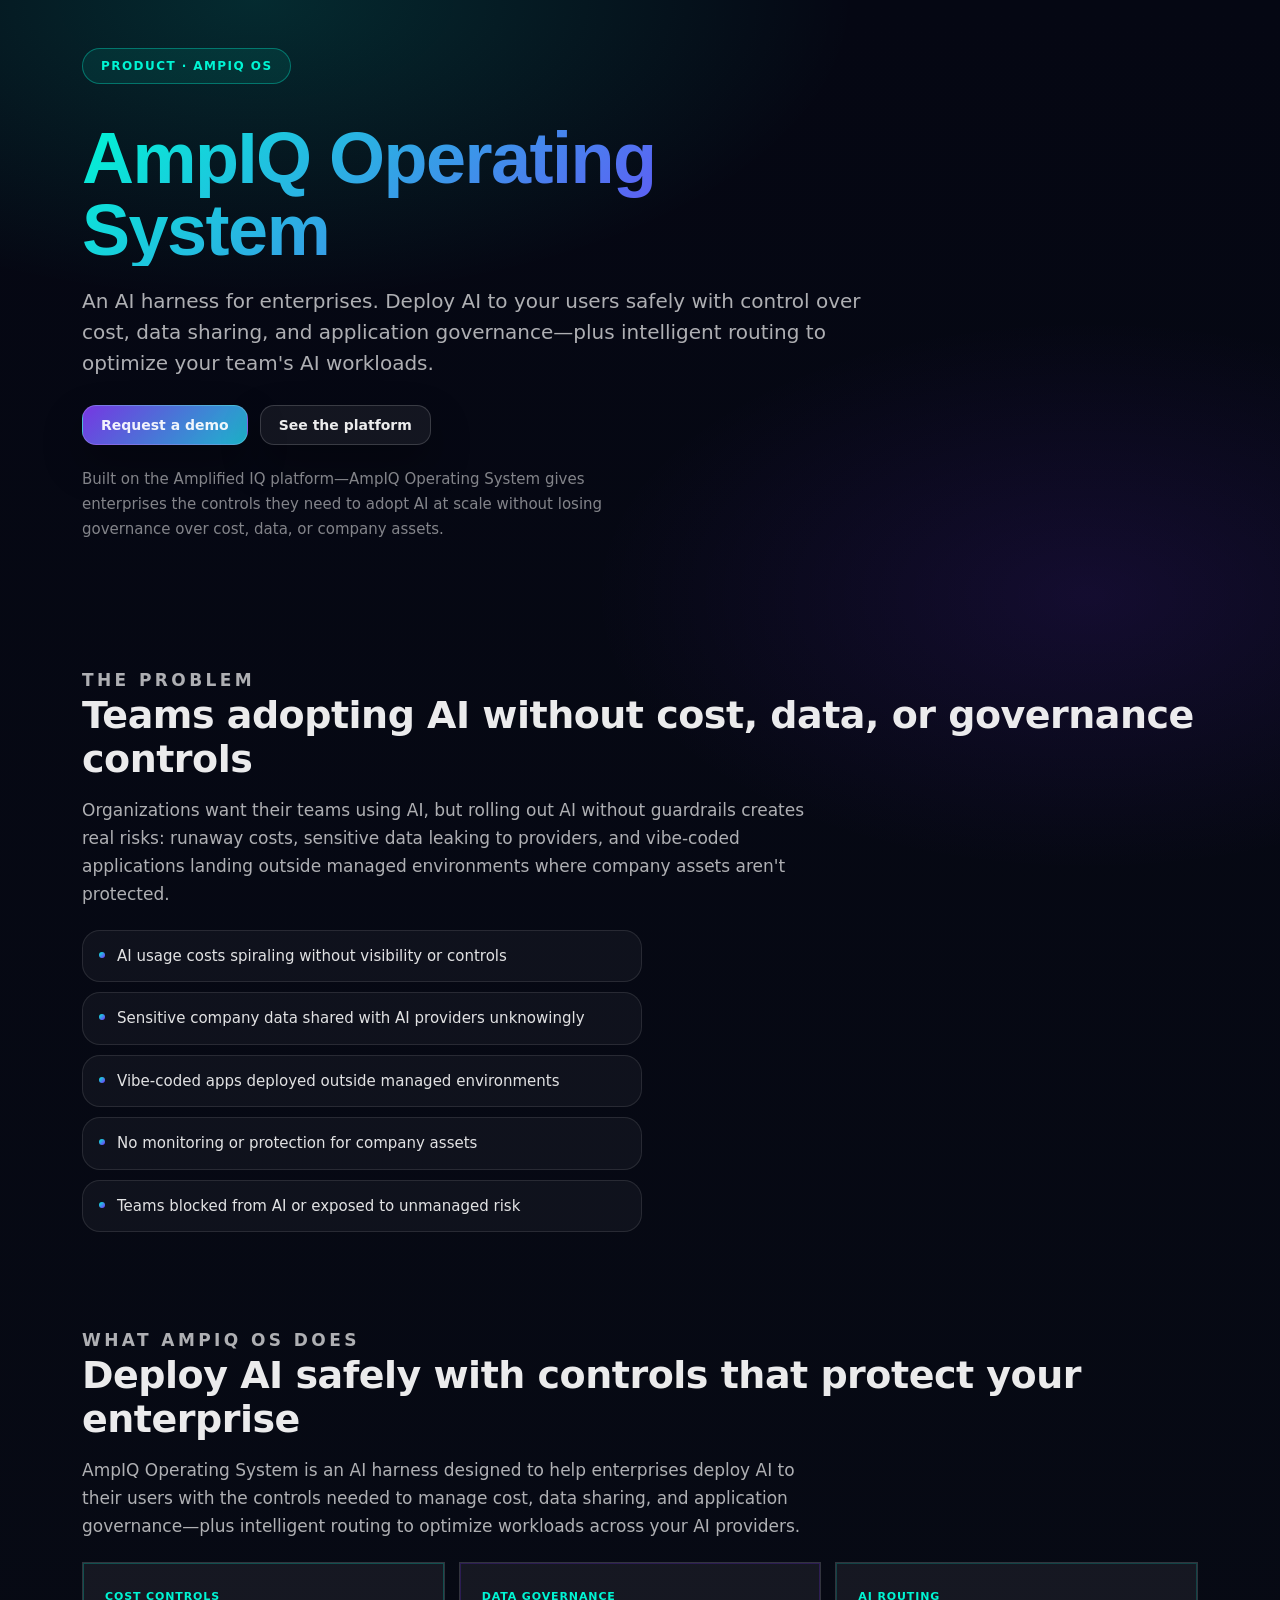
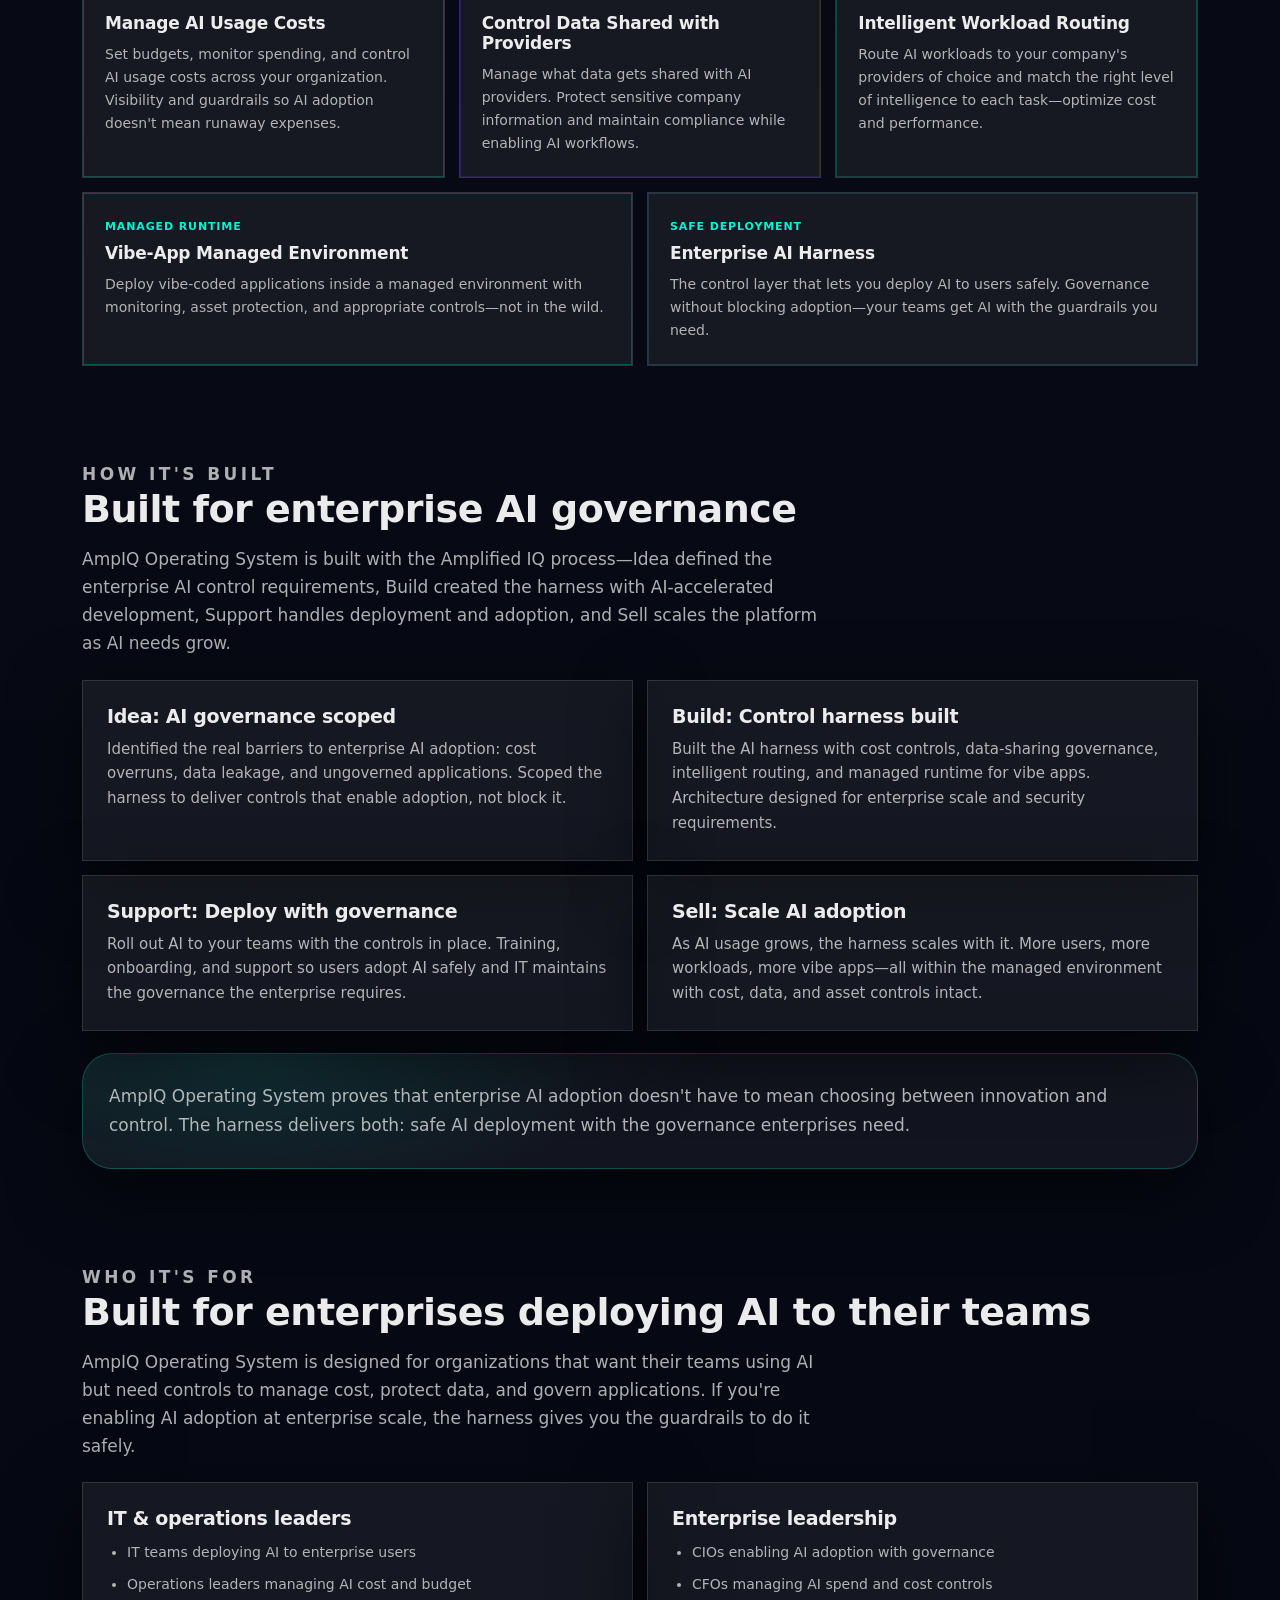
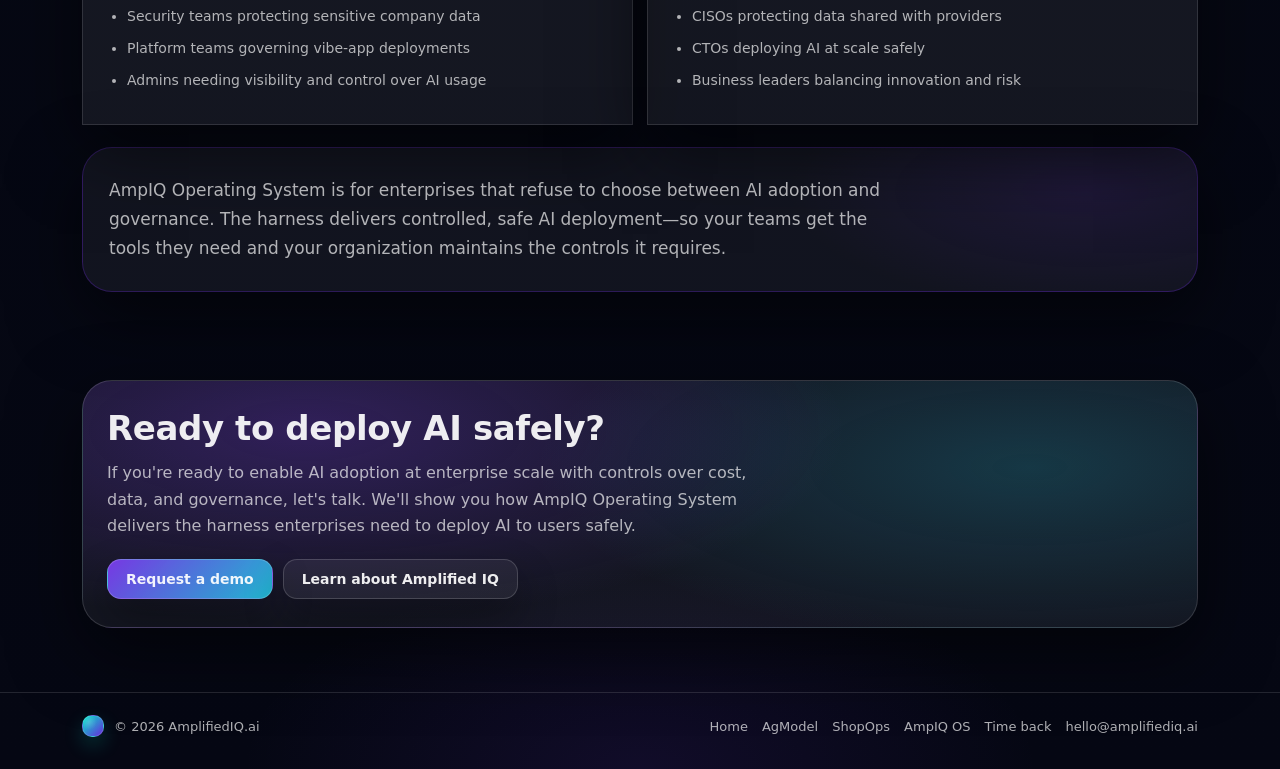
<file: operating-system.html>
<!doctype html>
<html lang="en">
<head>
  <meta charset="utf-8" />
  <meta name="viewport" content="width=device-width, initial-scale=1" />
  <link rel="icon" href="/favicon.ico" sizes="any" />
  <link rel="icon" href="/favicon.svg" type="image/svg+xml" />
  <link rel="apple-touch-icon" href="/apple-touch-icon.png" />
  <title>AmpIQ Operating System | Enterprise AI Harness | Amplified IQ</title>
  <meta name="description" content="AmpIQ Operating System: AI harness for enterprises. Deploy AI to your users safely with cost controls, data-sharing governance, vibe-app managed runtime, and intelligent AI routing." />
  <meta name="theme-color" content="#070a14" />
  <style>
    :root {
      --black: #08080a;
      --white: #f2f0eb;
      --cyan: #00f5d4;
      --electric: #7b2fff;
      --gold: #ffd60a;
      --mid: #1a1a24;
      --bg: #070a14;
      --panel: rgba(255,255,255,.06);
      --text: rgba(255,255,255,.92);
      --muted: rgba(255,255,255,.68);
      --faint: rgba(255,255,255,.50);
      --line: rgba(255,255,255,.12);
      --shadow: 0 24px 70px rgba(0,0,0,.55);
      --radius: 18px;
      --max: 1160px;
      --a: #7c3aed;
      --b: #22d3ee;
      --c: #34d399;
      --d: #f59e0b;
      --aiqos-cyan: #00f5d4;
      --aiqos-violet: #7b2fff;
      --font: ui-sans-serif, system-ui, -apple-system, Segoe UI, Roboto, Helvetica, Arial, "Apple Color Emoji","Segoe UI Emoji";
    }

    * { box-sizing: border-box; }
    html { scroll-behavior: smooth; }
    body {
      margin: 0;
      font-family: var(--font);
      color: var(--text);
      background:
        radial-gradient(1000px 500px at 20% 0%, rgba(0,245,212,.15), transparent 60%),
        radial-gradient(900px 500px at 85% 15%, rgba(123,47,255,.12), transparent 55%),
        radial-gradient(800px 400px at 50% 100%, rgba(124,58,237,.10), transparent 50%),
        linear-gradient(180deg, #050713 0%, #070a14 45%, #050713 100%);
      overflow-x: hidden;
      min-height: 100vh;
    }

    a { color: inherit; text-decoration: none; }
    .wrap { max-width: var(--max); margin: 0 auto; padding: 0 22px; }

    .btn {
      display: inline-flex; align-items: center; justify-content: center;
      gap: 10px; padding: 11px 18px; border-radius: 14px;
      border: 1px solid rgba(255,255,255,.16);
      background: rgba(255,255,255,.06);
      color: var(--text); font-weight: 650; font-size: 14px;
      box-shadow: 0 18px 40px rgba(0,0,0,.32);
      transition: transform .15s ease, background .2s ease, border-color .2s ease;
      cursor: pointer; font-family: inherit;
    }
    .btn:hover {
      transform: translateY(-1px);
      background: rgba(255,255,255,.09);
      border-color: rgba(255,255,255,.22);
    }
    .btn.primary {
      background: linear-gradient(135deg, rgba(124,58,237,.95), rgba(34,211,238,.85));
      border-color: rgba(255,255,255,.18);
    }
    .btn.primary:hover {
      background: linear-gradient(135deg, rgba(124,58,237,1), rgba(34,211,238,.95));
    }

    .hero {
      padding: 48px 0 56px;
      position: relative;
    }
    .kicker {
      display: inline-flex; align-items: center; gap: 10px;
      padding: 8px 14px; border-radius: 999px;
      border: 1px solid rgba(255,255,255,.14);
      background: rgba(255,255,255,.06);
      color: var(--muted); font-weight: 650; font-size: 13px;
    }
    .dot {
      width: 8px; height: 8px; border-radius: 999px;
      background: linear-gradient(135deg, var(--a), var(--b));
      box-shadow: 0 0 0 6px rgba(124,58,237,.12);
    }
    h1 {
      margin: 18px 0 0;
      font-size: clamp(36px, 5vw, 58px);
      line-height: 1.06;
      letter-spacing: -1px;
      max-width: 18ch;
    }
    .lead {
      margin: 20px 0 0;
      color: var(--muted);
      font-size: clamp(17px, 2.1vw, 20px);
      line-height: 1.55;
      max-width: 62ch;
    }
    .hero-actions { margin-top: 26px; display: flex; gap: 12px; flex-wrap: wrap; }
    .hero-note {
      margin-top: 22px; color: var(--faint); font-size: 15px;
      line-height: 1.65; max-width: 58ch;
    }

    section { padding: 40px 0; }
    .section-title {
      font-size: 12px; color: var(--muted);
      letter-spacing: .2em; text-transform: uppercase;
      margin: 0 0 10px;
    }
    .section-head h2 {
      margin: 0;
      font-size: clamp(26px, 3.2vw, 38px);
      letter-spacing: -.5px;
      line-height: 1.15;
    }
    .section-head p {
      margin: 14px 0 0;
      color: var(--muted);
      font-size: 17px;
      line-height: 1.65;
      max-width: 68ch;
    }

    .grid-3 {
      margin-top: 22px;
      display: grid;
      grid-template-columns: repeat(3, 1fr);
      gap: 14px;
    }
    .grid-4 {
      margin-top: 22px;
      display: grid;
      grid-template-columns: repeat(4, 1fr);
      gap: 14px;
    }
    .grid-2 {
      margin-top: 22px;
      display: grid;
      grid-template-columns: repeat(2, 1fr);
      gap: 14px;
    }
    .card {
      padding: 22px;
      border-radius: var(--radius2);
      border: 1px solid rgba(255,255,255,.12);
      background: rgba(255,255,255,.06);
      transition: transform .15s ease, border-color .2s ease, background .2s ease;
    }
    .card:hover {
      transform: translateY(-2px);
      border-color: rgba(255,255,255,.18);
      background: rgba(255,255,255,.08);
    }
    .card h3 {
      margin: 0 0 10px;
      font-size: 17px;
      letter-spacing: -.2px;
    }
    .card p {
      margin: 0;
      color: var(--muted);
      font-size: 14px;
      line-height: 1.65;
    }
    .card-tag {
      display: inline-block;
      font-size: 11px;
      font-weight: 700;
      letter-spacing: .08em;
      text-transform: uppercase;
      color: var(--aiqos-cyan);
      margin-bottom: 10px;
    }
    .accent-1 { box-shadow: 0 0 0 1px rgba(0,245,212,.25) inset; }
    .accent-2 { box-shadow: 0 0 0 1px rgba(123,47,255,.22) inset; }
    .accent-3 { box-shadow: 0 0 0 1px rgba(0,245,212,.20) inset; }
    .accent-4 { box-shadow: 0 0 0 1px rgba(34,211,238,.18) inset; }

    .two-col {
      margin-top: 22px;
      display: grid;
      grid-template-columns: 1fr 1fr;
      gap: 14px;
    }
    .panel {
      padding: 24px;
      border-radius: var(--radius2);
      border: 1px solid rgba(255,255,255,.12);
      background: rgba(255,255,255,.06);
      box-shadow: var(--shadow);
    }
    .panel h3 {
      margin: 0 0 10px;
      font-size: 19px;
      letter-spacing: -.3px;
    }
    .panel p {
      margin: 0 0 16px;
      color: var(--muted);
      font-size: 15px;
      line-height: 1.65;
    }
    .panel p:last-child { margin-bottom: 0; }
    .panel ul {
      margin: 0;
      padding-left: 20px;
      color: var(--muted);
      font-size: 14px;
      line-height: 1.7;
    }
    .panel ul li { margin: 8px 0; }

    .product-badge {
      display: inline-flex;
      align-items: center;
      gap: 8px;
      padding: 10px 18px;
      border-radius: 999px;
      border: 1px solid rgba(0,245,212,.35);
      background: rgba(0,245,212,.08);
      font-size: 12px;
      font-weight: 700;
      letter-spacing: .12em;
      text-transform: uppercase;
      color: var(--aiqos-cyan);
      margin-bottom: 20px;
    }
    .product-wordmark {
      font-family: 'Syne', sans-serif;
      font-size: clamp(48px, 7vw, 72px);
      font-weight: 800;
      letter-spacing: -1.5px;
      line-height: 1;
      background: linear-gradient(135deg, var(--aiqos-cyan) 0%, var(--aiqos-violet) 100%);
      -webkit-background-clip: text;
      -webkit-text-fill-color: transparent;
      background-clip: text;
      margin-bottom: 16px;
    }
    .list-block {
      margin-top: 22px;
      display: grid;
      gap: 10px;
      max-width: 560px;
    }
    .list-item {
      display: flex; align-items: flex-start; gap: 12px;
      padding: 14px 16px;
      border-radius: var(--radius);
      border: 1px solid rgba(255,255,255,.10);
      background: rgba(255,255,255,.04);
      color: rgba(255,255,255,.88);
      font-size: 15px;
      line-height: 1.5;
    }
    .list-item::before {
      content: '';
      flex-shrink: 0;
      width: 6px; height: 6px; margin-top: 7px;
      border-radius: 50%;
      background: linear-gradient(135deg, var(--aiqos-cyan), var(--aiqos-violet));
    }
    .eyebrow {
      font-size: 12px;
      letter-spacing: .2em;
      text-transform: uppercase;
      color: var(--aiqos-cyan);
      font-weight: 700;
      margin-bottom: 12px;
    }

    .cta-box {
      border-radius: 30px;
      border: 1px solid rgba(255,255,255,.14);
      background:
        radial-gradient(900px 320px at 20% 20%, rgba(124,58,237,.28), transparent 60%),
        radial-gradient(900px 320px at 85% 35%, rgba(34,211,238,.18), transparent 55%),
        rgba(255,255,255,.06);
      box-shadow: var(--shadow);
      overflow: hidden;
    }
    .cta-inner {
      padding: 28px 24px;
    }
    .cta-inner h2 {
      margin: 0;
      font-size: clamp(24px, 3vw, 34px);
      letter-spacing: -.4px;
      line-height: 1.15;
    }
    .cta-inner > p {
      margin: 12px 0 0;
      color: var(--muted);
      font-size: 16px;
      line-height: 1.65;
      max-width: 65ch;
    }
    .cta-actions { margin-top: 20px; display: flex; gap: 10px; flex-wrap: wrap; }

    footer {
      border-top: 1px solid var(--line);
      padding: 22px 0 32px;
      color: var(--muted);
      font-size: 13px;
    }
    .foot {
      display: flex;
      justify-content: space-between;
      align-items: center;
      gap: 12px;
      flex-wrap: wrap;
    }
    .foot a:hover { color: var(--text); }

    @media (max-width: 900px) {
      .grid-3, .grid-4 { grid-template-columns: 1fr; }
      .grid-2, .two-col { grid-template-columns: 1fr; }
    }
    @media (max-width: 560px) {
      .nav-links { display: none; }
      .btn { width: 100%; justify-content: center; }
      .nav-cta .btn { width: auto; flex: 1; min-width: 140px; }
    }
    @media (prefers-reduced-motion: reduce) {
      * { transition: none !important; scroll-behavior: auto !important; }
    }
  </style>
<!-- Cloudflare Web Analytics --><script type='module' src='https://static.cloudflareinsights.com/beacon.min.js' data-cf-beacon='{"token": "3fb06db3fe6840cc8b2979589ea432d3"}'></script><!-- End Cloudflare Web Analytics -->
</head>
<body>
  <header id="top" class="hero">
    <div class="wrap">
      <div class="product-badge">PRODUCT · AMPIQ OS</div>
      <h1 class="product-wordmark">AmpIQ Operating System</h1>
      <p class="lead">
        An AI harness for enterprises. Deploy AI to your users safely with control over cost, data sharing, and application governance—plus intelligent routing to optimize your team's AI workloads.
      </p>
      <div class="hero-actions">
        <a class="btn primary" href="mailto:hello@amplifiediq.ai?subject=AmpIQ%20Operating%20System%20Demo">Request a demo</a>
        <a class="btn" href="index.html#hubs">See the platform</a>
      </div>
      <p class="hero-note">
        Built on the Amplified IQ platform—AmpIQ Operating System gives enterprises the controls they need to adopt AI at scale without losing governance over cost, data, or company assets.
      </p>
    </div>
  </header>

  <section id="problem">
    <div class="wrap">
      <div class="section-head">
        <p class="eyebrow">The problem</p>
        <h2>Teams adopting AI without cost, data, or governance controls</h2>
        <p>
          Organizations want their teams using AI, but rolling out AI without guardrails creates real risks: runaway costs, sensitive data leaking to providers, and vibe-coded applications landing outside managed environments where company assets aren't protected.
        </p>
      </div>
      <div class="list-block">
        <div class="list-item">AI usage costs spiraling without visibility or controls</div>
        <div class="list-item">Sensitive company data shared with AI providers unknowingly</div>
        <div class="list-item">Vibe-coded apps deployed outside managed environments</div>
        <div class="list-item">No monitoring or protection for company assets</div>
        <div class="list-item">Teams blocked from AI or exposed to unmanaged risk</div>
      </div>
    </div>
  </section>

  <section id="what">
    <div class="wrap">
      <div class="section-head">
        <p class="eyebrow">What AmpIQ OS does</p>
        <h2>Deploy AI safely with controls that protect your enterprise</h2>
        <p>
          AmpIQ Operating System is an AI harness designed to help enterprises deploy AI to their users with the controls needed to manage cost, data sharing, and application governance—plus intelligent routing to optimize workloads across your AI providers.
        </p>
      </div>

      <div class="grid-3">
        <article class="card accent-1">
          <span class="card-tag">Cost Controls</span>
          <h3>Manage AI Usage Costs</h3>
          <p>Set budgets, monitor spending, and control AI usage costs across your organization. Visibility and guardrails so AI adoption doesn't mean runaway expenses.</p>
        </article>
        <article class="card accent-2">
          <span class="card-tag">Data Governance</span>
          <h3>Control Data Shared with Providers</h3>
          <p>Manage what data gets shared with AI providers. Protect sensitive company information and maintain compliance while enabling AI workflows.</p>
        </article>
        <article class="card accent-3">
          <span class="card-tag">AI Routing</span>
          <h3>Intelligent Workload Routing</h3>
          <p>Route AI workloads to your company's providers of choice and match the right level of intelligence to each task—optimize cost and performance.</p>
        </article>
      </div>

      <div class="grid-2" style="margin-top: 14px;">
        <article class="card accent-1">
          <span class="card-tag">Managed Runtime</span>
          <h3>Vibe-App Managed Environment</h3>
          <p>Deploy vibe-coded applications inside a managed environment with monitoring, asset protection, and appropriate controls—not in the wild.</p>
        </article>
        <article class="card accent-4">
          <span class="card-tag">Safe Deployment</span>
          <h3>Enterprise AI Harness</h3>
          <p>The control layer that lets you deploy AI to users safely. Governance without blocking adoption—your teams get AI with the guardrails you need.</p>
        </article>
      </div>
    </div>
  </section>

  <section id="how">
    <div class="wrap">
      <div class="section-head">
        <p class="eyebrow">How it's built</p>
        <h2>Built for enterprise AI governance</h2>
        <p>
          AmpIQ Operating System is built with the Amplified IQ process—Idea defined the enterprise AI control requirements, Build created the harness with AI-accelerated development, Support handles deployment and adoption, and Sell scales the platform as AI needs grow.
        </p>
      </div>

      <div class="grid-2">
        <div class="panel">
          <h3>Idea: AI governance scoped</h3>
          <p>
            Identified the real barriers to enterprise AI adoption: cost overruns, data leakage, and ungoverned applications. Scoped the harness to deliver controls that enable adoption, not block it.
          </p>
        </div>
        <div class="panel">
          <h3>Build: Control harness built</h3>
          <p>
            Built the AI harness with cost controls, data-sharing governance, intelligent routing, and managed runtime for vibe apps. Architecture designed for enterprise scale and security requirements.
          </p>
        </div>
        <div class="panel">
          <h3>Support: Deploy with governance</h3>
          <p>
            Roll out AI to your teams with the controls in place. Training, onboarding, and support so users adopt AI safely and IT maintains the governance the enterprise requires.
          </p>
        </div>
        <div class="panel">
          <h3>Sell: Scale AI adoption</h3>
          <p>
            As AI usage grows, the harness scales with it. More users, more workloads, more vibe apps—all within the managed environment with cost, data, and asset controls intact.
          </p>
        </div>
      </div>

      <div class="panel" style="margin-top: 22px; padding: 28px 26px; border-radius: 30px; border: 1px solid rgba(0,245,212,.25); background: radial-gradient(700px 280px at 15% 0%, rgba(0,245,212,.12), transparent 55%), rgba(255,255,255,.05);">
        <p style="margin: 0; color: var(--muted); font-size: 17px; line-height: 1.7;">
          AmpIQ Operating System proves that enterprise AI adoption doesn't have to mean choosing between innovation and control. The harness delivers both: safe AI deployment with the governance enterprises need.
        </p>
      </div>
    </div>
  </section>

  <section id="who">
    <div class="wrap">
      <div class="section-head">
        <p class="eyebrow">Who it's for</p>
        <h2>Built for enterprises deploying AI to their teams</h2>
        <p>
          AmpIQ Operating System is designed for organizations that want their teams using AI but need controls to manage cost, protect data, and govern applications. If you're enabling AI adoption at enterprise scale, the harness gives you the guardrails to do it safely.
        </p>
      </div>

      <div class="two-col">
        <div class="panel">
          <h3>IT & operations leaders</h3>
          <ul style="margin-top: 12px;">
            <li>IT teams deploying AI to enterprise users</li>
            <li>Operations leaders managing AI cost and budget</li>
            <li>Security teams protecting sensitive company data</li>
            <li>Platform teams governing vibe-app deployments</li>
            <li>Admins needing visibility and control over AI usage</li>
          </ul>
        </div>
        <div class="panel">
          <h3>Enterprise leadership</h3>
          <ul style="margin-top: 12px;">
            <li>CIOs enabling AI adoption with governance</li>
            <li>CFOs managing AI spend and cost controls</li>
            <li>CISOs protecting data shared with providers</li>
            <li>CTOs deploying AI at scale safely</li>
            <li>Business leaders balancing innovation and risk</li>
          </ul>
        </div>
      </div>

      <div class="panel" style="margin-top: 22px; padding: 28px 26px; border-radius: 30px; border: 1px solid rgba(123,47,255,.25); background: radial-gradient(600px 240px at 90% 30%, rgba(123,47,255,.10), transparent 50%), rgba(255,255,255,.05);">
        <p style="margin: 0; color: var(--muted); font-size: 17px; line-height: 1.7; max-width: 72ch;">
          AmpIQ Operating System is for enterprises that refuse to choose between AI adoption and governance. The harness delivers controlled, safe AI deployment—so your teams get the tools they need and your organization maintains the controls it requires.
        </p>
      </div>
    </div>
  </section>

  <section id="contact" style="padding: 48px 0 64px;">
    <div class="wrap">
      <div class="cta-box">
        <div class="cta-inner">
          <h2>Ready to deploy AI safely?</h2>
          <p>
            If you're ready to enable AI adoption at enterprise scale with controls over cost, data, and governance, let's talk. We'll show you how AmpIQ Operating System delivers the harness enterprises need to deploy AI to users safely.
          </p>
          <div class="cta-actions">
            <a class="btn primary" href="mailto:hello@amplifiediq.ai?subject=AmpIQ%20Operating%20System%20Demo">Request a demo</a>
            <a class="btn" href="index.html">Learn about Amplified IQ</a>
          </div>
        </div>
      </div>
    </div>
  </section>

  <footer>
    <div class="wrap">
      <div class="foot">
        <div style="display: flex; align-items: center; gap: 10px;">
          <span style="width: 22px; height: 22px; border-radius: 10px; background: radial-gradient(circle at 30% 30%, rgba(255,255,255,.18), transparent 40%), linear-gradient(135deg, rgba(0,245,212,.95), rgba(123,47,255,.85)); box-shadow: 0 8px 20px rgba(0,245,212,.2); border: 1px solid rgba(255,255,255,.14);" aria-hidden="true"></span>
          <span>© <span id="y"></span> AmplifiedIQ.ai</span>
        </div>
        <div style="display: flex; gap: 14px; flex-wrap: wrap;">
          <a href="index.html">Home</a>
          <a href="agmodel.html">AgModel</a>
          <a href="shopops.html">ShopOps</a>
          <a href="operating-system.html">AmpIQ OS</a>
          <a href="time-back.html">Time back</a>
          <a href="mailto:hello@amplifiediq.ai">hello@amplifiediq.ai</a>
        </div>
      </div>
    </div>
  </footer>

  <script>
    document.getElementById('y').textContent = new Date().getFullYear();

    document.addEventListener('click', function (e) {
      var a = e.target.closest('a[href]');
      if (!a) return;
      var href = a.getAttribute('href') || '';

      if (/^mailto:/i.test(href)) {
        e.preventDefault();
        e.stopImmediatePropagation();
        window.location.href = href;
        return;
      }

      if (href.charAt(0) !== '#' || href === '#') return;
      var el = document.getElementById(href.slice(1));
      if (!el) return;
      e.preventDefault();
      el.scrollIntoView({ behavior: 'smooth', block: 'start' });
      history.pushState(null, '', href);
    }, true);
  </script>
</body>
</html>
</file>
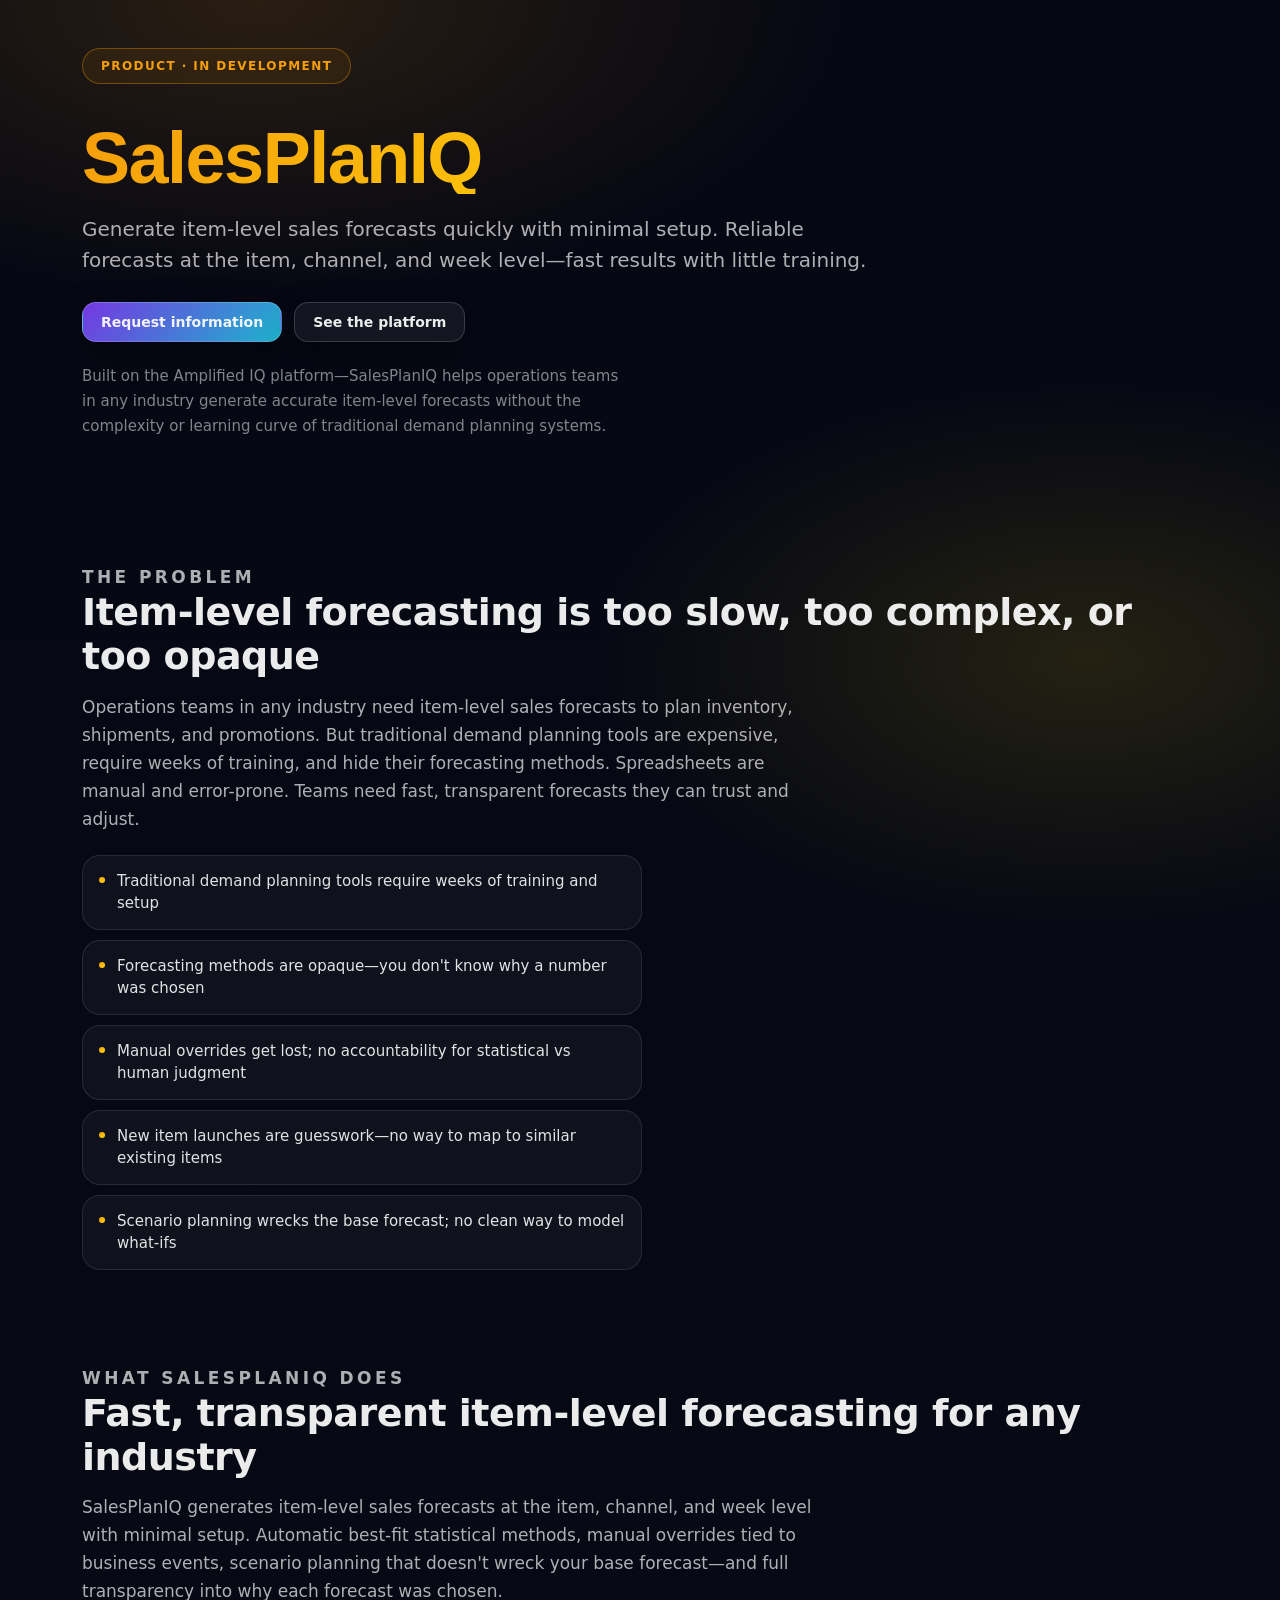
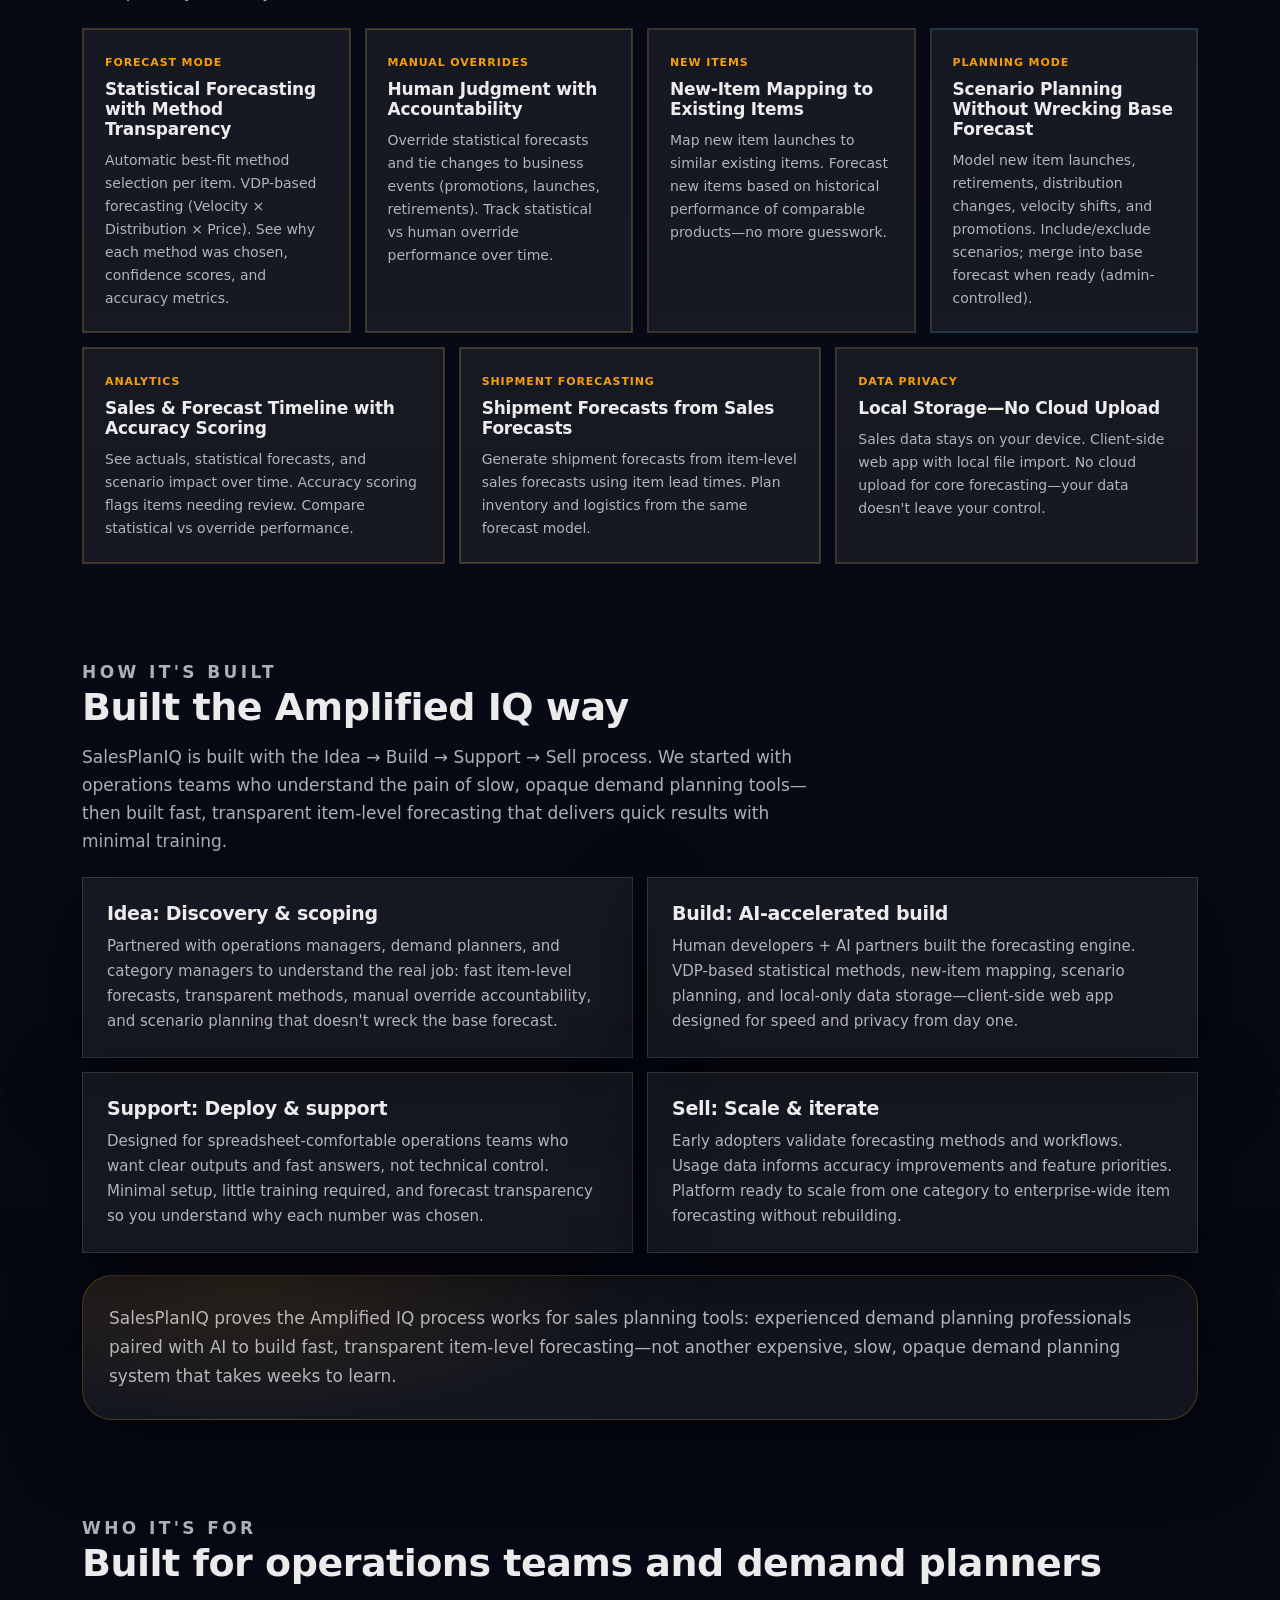
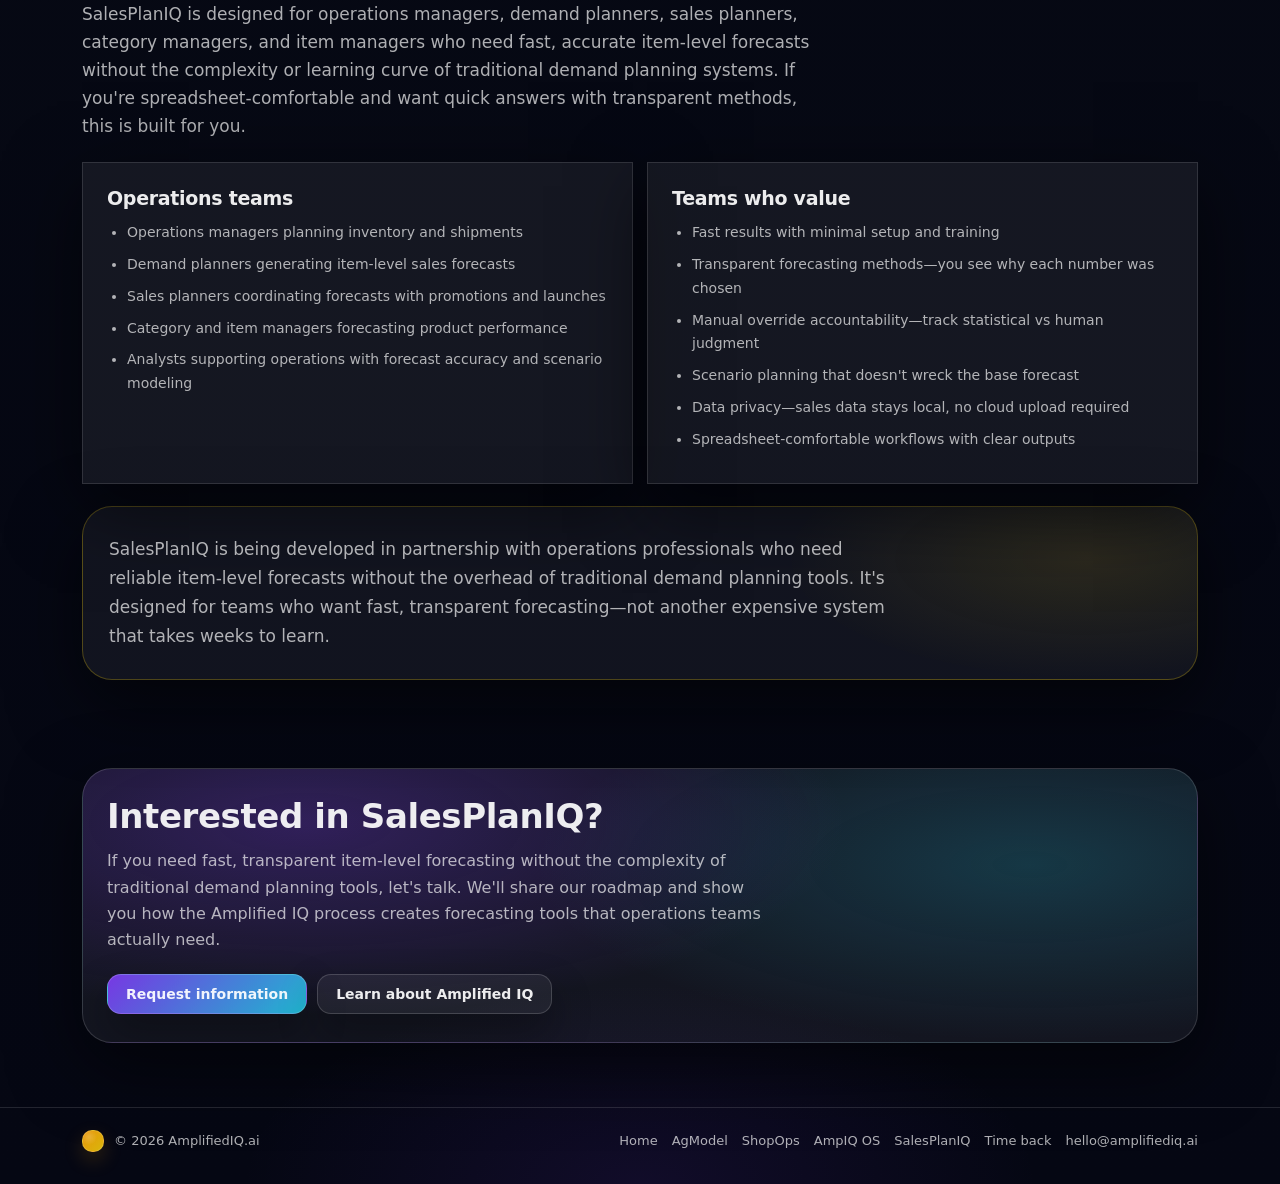
<file: sales-planning.html>
<!doctype html>
<html lang="en">
<head>
  <meta charset="utf-8" />
  <meta name="viewport" content="width=device-width, initial-scale=1" />
  <link rel="icon" href="/favicon.ico" sizes="any" />
  <link rel="icon" href="/favicon.svg" type="image/svg+xml" />
  <link rel="apple-touch-icon" href="/apple-touch-icon.png" />
  <title>SalesPlanIQ | Sales Planning & Forecasting Platform | Amplified IQ</title>
  <meta name="description" content="SalesPlanIQ: Sales planning, forecasting, territory management, and quota planning platform. Built on the Amplified IQ platform for intelligent revenue operations." />
  <meta name="theme-color" content="#070a14" />
  <style>
    :root {
      --black: #08080a;
      --white: #f2f0eb;
      --cyan: #00f5d4;
      --electric: #7b2fff;
      --gold: #ffd60a;
      --mid: #1a1a24;
      --bg: #070a14;
      --panel: rgba(255,255,255,.06);
      --text: rgba(255,255,255,.92);
      --muted: rgba(255,255,255,.68);
      --faint: rgba(255,255,255,.50);
      --line: rgba(255,255,255,.12);
      --shadow: 0 24px 70px rgba(0,0,0,.55);
      --radius: 18px;
      --max: 1160px;
      --a: #7c3aed;
      --b: #22d3ee;
      --c: #34d399;
      --d: #f59e0b;
      --sp-amber: #f59e0b;
      --sp-gold: #ffd60a;
      --font: ui-sans-serif, system-ui, -apple-system, Segoe UI, Roboto, Helvetica, Arial, "Apple Color Emoji","Segoe UI Emoji";
    }

    * { box-sizing: border-box; }
    html { scroll-behavior: smooth; }
    body {
      margin: 0;
      font-family: var(--font);
      color: var(--text);
      background:
        radial-gradient(1000px 500px at 20% 0%, rgba(245,158,11,.15), transparent 60%),
        radial-gradient(900px 500px at 85% 15%, rgba(255,214,10,.12), transparent 55%),
        radial-gradient(800px 400px at 50% 100%, rgba(124,58,237,.10), transparent 50%),
        linear-gradient(180deg, #050713 0%, #070a14 45%, #050713 100%);
      overflow-x: hidden;
      min-height: 100vh;
    }

    a { color: inherit; text-decoration: none; }
    .wrap { max-width: var(--max); margin: 0 auto; padding: 0 22px; }

    .btn {
      display: inline-flex; align-items: center; justify-content: center;
      gap: 10px; padding: 11px 18px; border-radius: 14px;
      border: 1px solid rgba(255,255,255,.16);
      background: rgba(255,255,255,.06);
      color: var(--text); font-weight: 650; font-size: 14px;
      box-shadow: 0 18px 40px rgba(0,0,0,.32);
      transition: transform .15s ease, background .2s ease, border-color .2s ease;
      cursor: pointer; font-family: inherit;
    }
    .btn:hover {
      transform: translateY(-1px);
      background: rgba(255,255,255,.09);
      border-color: rgba(255,255,255,.22);
    }
    .btn.primary {
      background: linear-gradient(135deg, rgba(124,58,237,.95), rgba(34,211,238,.85));
      border-color: rgba(255,255,255,.18);
    }
    .btn.primary:hover {
      background: linear-gradient(135deg, rgba(124,58,237,1), rgba(34,211,238,.95));
    }

    .hero {
      padding: 48px 0 56px;
      position: relative;
    }
    .kicker {
      display: inline-flex; align-items: center; gap: 10px;
      padding: 8px 14px; border-radius: 999px;
      border: 1px solid rgba(255,255,255,.14);
      background: rgba(255,255,255,.06);
      color: var(--muted); font-weight: 650; font-size: 13px;
    }
    .dot {
      width: 8px; height: 8px; border-radius: 999px;
      background: linear-gradient(135deg, var(--a), var(--b));
      box-shadow: 0 0 0 6px rgba(124,58,237,.12);
    }
    h1 {
      margin: 18px 0 0;
      font-size: clamp(36px, 5vw, 58px);
      line-height: 1.06;
      letter-spacing: -1px;
      max-width: 18ch;
    }
    .lead {
      margin: 20px 0 0;
      color: var(--muted);
      font-size: clamp(17px, 2.1vw, 20px);
      line-height: 1.55;
      max-width: 62ch;
    }
    .hero-actions { margin-top: 26px; display: flex; gap: 12px; flex-wrap: wrap; }
    .hero-note {
      margin-top: 22px; color: var(--faint); font-size: 15px;
      line-height: 1.65; max-width: 58ch;
    }

    section { padding: 40px 0; }
    .section-title {
      font-size: 12px; color: var(--muted);
      letter-spacing: .2em; text-transform: uppercase;
      margin: 0 0 10px;
    }
    .section-head h2 {
      margin: 0;
      font-size: clamp(26px, 3.2vw, 38px);
      letter-spacing: -.5px;
      line-height: 1.15;
    }
    .section-head p {
      margin: 14px 0 0;
      color: var(--muted);
      font-size: 17px;
      line-height: 1.65;
      max-width: 68ch;
    }

    .grid-3 {
      margin-top: 22px;
      display: grid;
      grid-template-columns: repeat(3, 1fr);
      gap: 14px;
    }
    .grid-4 {
      margin-top: 22px;
      display: grid;
      grid-template-columns: repeat(4, 1fr);
      gap: 14px;
    }
    .grid-2 {
      margin-top: 22px;
      display: grid;
      grid-template-columns: repeat(2, 1fr);
      gap: 14px;
    }
    .card {
      padding: 22px;
      border-radius: var(--radius2);
      border: 1px solid rgba(255,255,255,.12);
      background: rgba(255,255,255,.06);
      transition: transform .15s ease, border-color .2s ease, background .2s ease;
    }
    .card:hover {
      transform: translateY(-2px);
      border-color: rgba(255,255,255,.18);
      background: rgba(255,255,255,.08);
    }
    .card h3 {
      margin: 0 0 10px;
      font-size: 17px;
      letter-spacing: -.2px;
    }
    .card p {
      margin: 0;
      color: var(--muted);
      font-size: 14px;
      line-height: 1.65;
    }
    .card-tag {
      display: inline-block;
      font-size: 11px;
      font-weight: 700;
      letter-spacing: .08em;
      text-transform: uppercase;
      color: var(--sp-amber);
      margin-bottom: 10px;
    }
    .accent-1 { box-shadow: 0 0 0 1px rgba(245,158,11,.25) inset; }
    .accent-2 { box-shadow: 0 0 0 1px rgba(255,214,10,.22) inset; }
    .accent-3 { box-shadow: 0 0 0 1px rgba(245,158,11,.20) inset; }
    .accent-4 { box-shadow: 0 0 0 1px rgba(34,211,238,.18) inset; }

    .two-col {
      margin-top: 22px;
      display: grid;
      grid-template-columns: 1fr 1fr;
      gap: 14px;
    }
    .panel {
      padding: 24px;
      border-radius: var(--radius2);
      border: 1px solid rgba(255,255,255,.12);
      background: rgba(255,255,255,.06);
      box-shadow: var(--shadow);
    }
    .panel h3 {
      margin: 0 0 10px;
      font-size: 19px;
      letter-spacing: -.3px;
    }
    .panel p {
      margin: 0 0 16px;
      color: var(--muted);
      font-size: 15px;
      line-height: 1.65;
    }
    .panel p:last-child { margin-bottom: 0; }
    .panel ul {
      margin: 0;
      padding-left: 20px;
      color: var(--muted);
      font-size: 14px;
      line-height: 1.7;
    }
    .panel ul li { margin: 8px 0; }

    .product-badge {
      display: inline-flex;
      align-items: center;
      gap: 8px;
      padding: 10px 18px;
      border-radius: 999px;
      border: 1px solid rgba(245,158,11,.35);
      background: rgba(245,158,11,.08);
      font-size: 12px;
      font-weight: 700;
      letter-spacing: .12em;
      text-transform: uppercase;
      color: var(--sp-amber);
      margin-bottom: 20px;
    }
    .product-wordmark {
      font-family: 'Syne', sans-serif;
      font-size: clamp(48px, 7vw, 72px);
      font-weight: 800;
      letter-spacing: -1.5px;
      line-height: 1;
      background: linear-gradient(135deg, var(--sp-amber) 0%, var(--sp-gold) 100%);
      -webkit-background-clip: text;
      -webkit-text-fill-color: transparent;
      background-clip: text;
      margin-bottom: 16px;
    }
    .list-block {
      margin-top: 22px;
      display: grid;
      gap: 10px;
      max-width: 560px;
    }
    .list-item {
      display: flex; align-items: flex-start; gap: 12px;
      padding: 14px 16px;
      border-radius: var(--radius);
      border: 1px solid rgba(255,255,255,.10);
      background: rgba(255,255,255,.04);
      color: rgba(255,255,255,.88);
      font-size: 15px;
      line-height: 1.5;
    }
    .list-item::before {
      content: '';
      flex-shrink: 0;
      width: 6px; height: 6px; margin-top: 7px;
      border-radius: 50%;
      background: linear-gradient(135deg, var(--sp-amber), var(--sp-gold));
    }
    .eyebrow {
      font-size: 12px;
      letter-spacing: .2em;
      text-transform: uppercase;
      color: var(--sp-amber);
      font-weight: 700;
      margin-bottom: 12px;
    }

    .cta-box {
      border-radius: 30px;
      border: 1px solid rgba(255,255,255,.14);
      background:
        radial-gradient(900px 320px at 20% 20%, rgba(124,58,237,.28), transparent 60%),
        radial-gradient(900px 320px at 85% 35%, rgba(34,211,238,.18), transparent 55%),
        rgba(255,255,255,.06);
      box-shadow: var(--shadow);
      overflow: hidden;
    }
    .cta-inner {
      padding: 28px 24px;
    }
    .cta-inner h2 {
      margin: 0;
      font-size: clamp(24px, 3vw, 34px);
      letter-spacing: -.4px;
      line-height: 1.15;
    }
    .cta-inner > p {
      margin: 12px 0 0;
      color: var(--muted);
      font-size: 16px;
      line-height: 1.65;
      max-width: 65ch;
    }
    .cta-actions { margin-top: 20px; display: flex; gap: 10px; flex-wrap: wrap; }

    footer {
      border-top: 1px solid var(--line);
      padding: 22px 0 32px;
      color: var(--muted);
      font-size: 13px;
    }
    .foot {
      display: flex;
      justify-content: space-between;
      align-items: center;
      gap: 12px;
      flex-wrap: wrap;
    }
    .foot a:hover { color: var(--text); }

    @media (max-width: 900px) {
      .grid-3, .grid-4 { grid-template-columns: 1fr; }
      .grid-2, .two-col { grid-template-columns: 1fr; }
    }
    @media (max-width: 560px) {
      .nav-links { display: none; }
      .btn { width: 100%; justify-content: center; }
      .nav-cta .btn { width: auto; flex: 1; min-width: 140px; }
    }
    @media (prefers-reduced-motion: reduce) {
      * { transition: none !important; scroll-behavior: auto !important; }
    }
  </style>
<!-- Cloudflare Web Analytics --><script type='module' src='https://static.cloudflareinsights.com/beacon.min.js' data-cf-beacon='{"token": "3fb06db3fe6840cc8b2979589ea432d3"}'></script><!-- End Cloudflare Web Analytics -->
</head>
<body>
  <header id="top" class="hero">
    <div class="wrap">
      <div class="product-badge">PRODUCT · IN DEVELOPMENT</div>
      <h1 class="product-wordmark">SalesPlanIQ</h1>
      <p class="lead">
        Generate item-level sales forecasts quickly with minimal setup. Reliable forecasts at the item, channel, and week level—fast results with little training.
      </p>
      <div class="hero-actions">
        <a class="btn primary" href="mailto:hello@amplifiediq.ai?subject=SalesPlanIQ%20Demo">Request information</a>
        <a class="btn" href="index.html#hubs">See the platform</a>
      </div>
      <p class="hero-note">
        Built on the Amplified IQ platform—SalesPlanIQ helps operations teams in any industry generate accurate item-level forecasts without the complexity or learning curve of traditional demand planning systems.
      </p>
    </div>
  </header>

  <section id="problem">
    <div class="wrap">
      <div class="section-head">
        <p class="eyebrow">The problem</p>
        <h2>Item-level forecasting is too slow, too complex, or too opaque</h2>
        <p>
          Operations teams in any industry need item-level sales forecasts to plan inventory, shipments, and promotions. But traditional demand planning tools are expensive, require weeks of training, and hide their forecasting methods. Spreadsheets are manual and error-prone. Teams need fast, transparent forecasts they can trust and adjust.
        </p>
      </div>
      <div class="list-block">
        <div class="list-item">Traditional demand planning tools require weeks of training and setup</div>
        <div class="list-item">Forecasting methods are opaque—you don't know why a number was chosen</div>
        <div class="list-item">Manual overrides get lost; no accountability for statistical vs human judgment</div>
        <div class="list-item">New item launches are guesswork—no way to map to similar existing items</div>
        <div class="list-item">Scenario planning wrecks the base forecast; no clean way to model what-ifs</div>
      </div>
    </div>
  </section>

  <section id="what">
    <div class="wrap">
      <div class="section-head">
        <p class="eyebrow">What SalesPlanIQ does</p>
        <h2>Fast, transparent item-level forecasting for any industry</h2>
        <p>
          SalesPlanIQ generates item-level sales forecasts at the item, channel, and week level with minimal setup. Automatic best-fit statistical methods, manual overrides tied to business events, scenario planning that doesn't wreck your base forecast—and full transparency into why each forecast was chosen.
        </p>
      </div>

      <div class="grid-4">
        <article class="card accent-1">
          <span class="card-tag">Forecast Mode</span>
          <h3>Statistical Forecasting with Method Transparency</h3>
          <p>Automatic best-fit method selection per item. VDP-based forecasting (Velocity × Distribution × Price). See why each method was chosen, confidence scores, and accuracy metrics.</p>
        </article>
        <article class="card accent-2">
          <span class="card-tag">Manual Overrides</span>
          <h3>Human Judgment with Accountability</h3>
          <p>Override statistical forecasts and tie changes to business events (promotions, launches, retirements). Track statistical vs human override performance over time.</p>
        </article>
        <article class="card accent-3">
          <span class="card-tag">New Items</span>
          <h3>New-Item Mapping to Existing Items</h3>
          <p>Map new item launches to similar existing items. Forecast new items based on historical performance of comparable products—no more guesswork.</p>
        </article>
        <article class="card accent-4">
          <span class="card-tag">Planning Mode</span>
          <h3>Scenario Planning Without Wrecking Base Forecast</h3>
          <p>Model new item launches, retirements, distribution changes, velocity shifts, and promotions. Include/exclude scenarios; merge into base forecast when ready (admin-controlled).</p>
        </article>
      </div>

      <div class="grid-3" style="margin-top: 14px;">
        <article class="card accent-1">
          <span class="card-tag">Analytics</span>
          <h3>Sales & Forecast Timeline with Accuracy Scoring</h3>
          <p>See actuals, statistical forecasts, and scenario impact over time. Accuracy scoring flags items needing review. Compare statistical vs override performance.</p>
        </article>
        <article class="card accent-2">
          <span class="card-tag">Shipment Forecasting</span>
          <h3>Shipment Forecasts from Sales Forecasts</h3>
          <p>Generate shipment forecasts from item-level sales forecasts using item lead times. Plan inventory and logistics from the same forecast model.</p>
        </article>
        <article class="card accent-3">
          <span class="card-tag">Data Privacy</span>
          <h3>Local Storage—No Cloud Upload</h3>
          <p>Sales data stays on your device. Client-side web app with local file import. No cloud upload for core forecasting—your data doesn't leave your control.</p>
        </article>
      </div>
    </div>
  </section>

  <section id="how">
    <div class="wrap">
      <div class="section-head">
        <p class="eyebrow">How it's built</p>
        <h2>Built the Amplified IQ way</h2>
        <p>
          SalesPlanIQ is built with the Idea → Build → Support → Sell process. We started with operations teams who understand the pain of slow, opaque demand planning tools—then built fast, transparent item-level forecasting that delivers quick results with minimal training.
        </p>
      </div>

      <div class="grid-2">
        <div class="panel">
          <h3>Idea: Discovery & scoping</h3>
          <p>
            Partnered with operations managers, demand planners, and category managers to understand the real job: fast item-level forecasts, transparent methods, manual override accountability, and scenario planning that doesn't wreck the base forecast.
          </p>
        </div>
        <div class="panel">
          <h3>Build: AI-accelerated build</h3>
          <p>
            Human developers + AI partners built the forecasting engine. VDP-based statistical methods, new-item mapping, scenario planning, and local-only data storage—client-side web app designed for speed and privacy from day one.
          </p>
        </div>
        <div class="panel">
          <h3>Support: Deploy & support</h3>
          <p>
            Designed for spreadsheet-comfortable operations teams who want clear outputs and fast answers, not technical control. Minimal setup, little training required, and forecast transparency so you understand why each number was chosen.
          </p>
        </div>
        <div class="panel">
          <h3>Sell: Scale & iterate</h3>
          <p>
            Early adopters validate forecasting methods and workflows. Usage data informs accuracy improvements and feature priorities. Platform ready to scale from one category to enterprise-wide item forecasting without rebuilding.
          </p>
        </div>
      </div>

      <div class="panel" style="margin-top: 22px; padding: 28px 26px; border-radius: 30px; border: 1px solid rgba(245,158,11,.25); background: radial-gradient(700px 280px at 15% 0%, rgba(245,158,11,.12), transparent 55%), rgba(255,255,255,.05);">
        <p style="margin: 0; color: var(--muted); font-size: 17px; line-height: 1.7;">
          SalesPlanIQ proves the Amplified IQ process works for sales planning tools: experienced demand planning professionals paired with AI to build fast, transparent item-level forecasting—not another expensive, slow, opaque demand planning system that takes weeks to learn.
        </p>
      </div>
    </div>
  </section>

  <section id="who">
    <div class="wrap">
      <div class="section-head">
        <p class="eyebrow">Who it's for</p>
        <h2>Built for operations teams and demand planners</h2>
        <p>
          SalesPlanIQ is designed for operations managers, demand planners, sales planners, category managers, and item managers who need fast, accurate item-level forecasts without the complexity or learning curve of traditional demand planning systems. If you're spreadsheet-comfortable and want quick answers with transparent methods, this is built for you.
        </p>
      </div>

      <div class="two-col">
        <div class="panel">
          <h3>Operations teams</h3>
          <ul style="margin-top: 12px;">
            <li>Operations managers planning inventory and shipments</li>
            <li>Demand planners generating item-level sales forecasts</li>
            <li>Sales planners coordinating forecasts with promotions and launches</li>
            <li>Category and item managers forecasting product performance</li>
            <li>Analysts supporting operations with forecast accuracy and scenario modeling</li>
          </ul>
        </div>
        <div class="panel">
          <h3>Teams who value</h3>
          <ul style="margin-top: 12px;">
            <li>Fast results with minimal setup and training</li>
            <li>Transparent forecasting methods—you see why each number was chosen</li>
            <li>Manual override accountability—track statistical vs human judgment</li>
            <li>Scenario planning that doesn't wreck the base forecast</li>
            <li>Data privacy—sales data stays local, no cloud upload required</li>
            <li>Spreadsheet-comfortable workflows with clear outputs</li>
          </ul>
        </div>
      </div>

      <div class="panel" style="margin-top: 22px; padding: 28px 26px; border-radius: 30px; border: 1px solid rgba(255,214,10,.25); background: radial-gradient(600px 240px at 90% 30%, rgba(255,214,10,.10), transparent 50%), rgba(255,255,255,.05);">
        <p style="margin: 0; color: var(--muted); font-size: 17px; line-height: 1.7; max-width: 72ch;">
          SalesPlanIQ is being developed in partnership with operations professionals who need reliable item-level forecasts without the overhead of traditional demand planning tools. It's designed for teams who want fast, transparent forecasting—not another expensive system that takes weeks to learn.
        </p>
      </div>
    </div>
  </section>

  <section id="contact" style="padding: 48px 0 64px;">
    <div class="wrap">
      <div class="cta-box">
        <div class="cta-inner">
          <h2>Interested in SalesPlanIQ?</h2>
          <p>
            If you need fast, transparent item-level forecasting without the complexity of traditional demand planning tools, let's talk. We'll share our roadmap and show you how the Amplified IQ process creates forecasting tools that operations teams actually need.
          </p>
          <div class="cta-actions">
            <a class="btn primary" href="mailto:hello@amplifiediq.ai?subject=SalesPlanIQ%20Demo">Request information</a>
            <a class="btn" href="index.html">Learn about Amplified IQ</a>
          </div>
        </div>
      </div>
    </div>
  </section>

  <footer>
    <div class="wrap">
      <div class="foot">
        <div style="display: flex; align-items: center; gap: 10px;">
          <span style="width: 22px; height: 22px; border-radius: 10px; background: radial-gradient(circle at 30% 30%, rgba(255,255,255,.18), transparent 40%), linear-gradient(135deg, rgba(245,158,11,.95), rgba(255,214,10,.85)); box-shadow: 0 8px 20px rgba(245,158,11,.2); border: 1px solid rgba(255,255,255,.14);" aria-hidden="true"></span>
          <span>© <span id="y"></span> AmplifiedIQ.ai</span>
        </div>
        <div style="display: flex; gap: 14px; flex-wrap: wrap;">
          <a href="index.html">Home</a>
          <a href="agmodel.html">AgModel</a>
          <a href="shopops.html">ShopOps</a>
          <a href="operating-system.html">AmpIQ OS</a>
          <a href="sales-planning.html">SalesPlanIQ</a>
          <a href="time-back.html">Time back</a>
          <a href="mailto:hello@amplifiediq.ai">hello@amplifiediq.ai</a>
        </div>
      </div>
    </div>
  </footer>

  <script>
    document.getElementById('y').textContent = new Date().getFullYear();

    document.addEventListener('click', function (e) {
      var a = e.target.closest('a[href]');
      if (!a) return;
      var href = a.getAttribute('href') || '';

      if (/^mailto:/i.test(href)) {
        e.preventDefault();
        e.stopImmediatePropagation();
        window.location.href = href;
        return;
      }

      if (href.charAt(0) !== '#' || href === '#') return;
      var el = document.getElementById(href.slice(1));
      if (!el) return;
      e.preventDefault();
      el.scrollIntoView({ behavior: 'smooth', block: 'start' });
      history.pushState(null, '', href);
    }, true);
  </script>
</body>
</html>
</file>
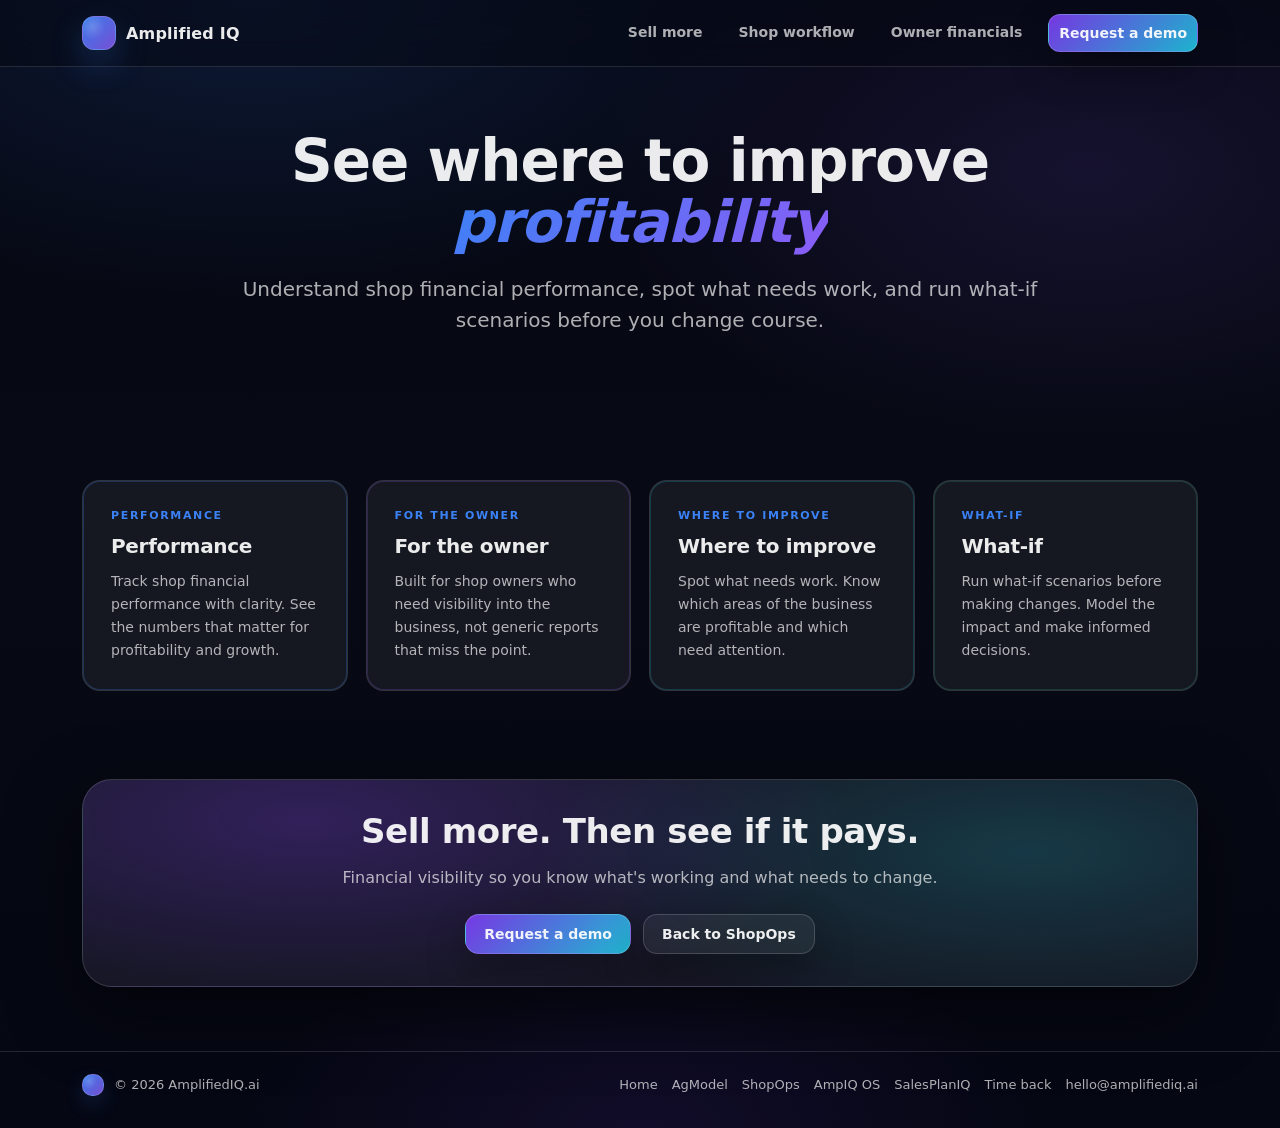
<file: shopops-financials.html>
<!doctype html>
<html lang="en">
<head>
  <meta charset="utf-8" />
  <meta name="viewport" content="width=device-width, initial-scale=1" />
  <link rel="icon" href="/favicon.ico" sizes="any" />
  <link rel="icon" href="/favicon.svg" type="image/svg+xml" />
  <link rel="apple-touch-icon" href="/apple-touch-icon.png" />
  <title>ShopOps | Owner Financials | Amplified IQ</title>
  <meta name="description" content="ShopOps owner financials: Understand shop financial performance, spot what needs work, and run what-if scenarios before you change course." />
  <meta name="theme-color" content="#070a14" />
  <style>
    :root {
      --black: #08080a;
      --white: #f2f0eb;
      --cyan: #00f5d4;
      --electric: #7b2fff;
      --gold: #ffd60a;
      --mid: #1a1a24;
      --bg: #070a14;
      --panel: rgba(255,255,255,.06);
      --text: rgba(255,255,255,.92);
      --muted: rgba(255,255,255,.68);
      --faint: rgba(255,255,255,.50);
      --line: rgba(255,255,255,.12);
      --shadow: 0 24px 70px rgba(0,0,0,.55);
      --radius: 18px;
      --max: 1160px;
      --a: #7c3aed;
      --b: #22d3ee;
      --c: #34d399;
      --d: #f59e0b;
      --shopops-blue: #3b82f6;
      --shopops-purple: #8b5cf6;
      --font: ui-sans-serif, system-ui, -apple-system, Segoe UI, Roboto, Helvetica, Arial, "Apple Color Emoji","Segoe UI Emoji";
    }

    * { box-sizing: border-box; }
    html { scroll-behavior: smooth; }
    body {
      margin: 0;
      font-family: var(--font);
      color: var(--text);
      background:
        radial-gradient(1000px 500px at 20% 0%, rgba(59,130,246,.15), transparent 60%),
        radial-gradient(900px 500px at 85% 15%, rgba(139,92,246,.12), transparent 55%),
        radial-gradient(800px 400px at 50% 100%, rgba(124,58,237,.10), transparent 50%),
        linear-gradient(180deg, #050713 0%, #070a14 45%, #050713 100%);
      overflow-x: hidden;
      min-height: 100vh;
    }

    a { color: inherit; text-decoration: none; }
    .wrap { max-width: var(--max); margin: 0 auto; padding: 0 22px; }

    .nav {
      position: sticky; top: 0; z-index: 50;
      backdrop-filter: blur(14px);
      background: rgba(7,10,20,.55);
      border-bottom: 1px solid var(--line);
    }
    .nav-inner {
      display: flex; align-items: center; justify-content: space-between;
      padding: 14px 0; gap: 18px;
    }
    .brand {
      display: flex; align-items: center; gap: 10px;
      font-weight: 750; letter-spacing: .2px;
    }
    .mark {
      width: 34px; height: 34px; border-radius: 12px;
      background:
        radial-gradient(circle at 30% 30%, rgba(255,255,255,.18), transparent 40%),
        linear-gradient(135deg, rgba(59,130,246,.95), rgba(139,92,246,.85));
      box-shadow: 0 14px 32px rgba(59,130,246,.25);
      border: 1px solid rgba(255,255,255,.14);
    }
    .nav-links {
      display: flex; gap: 16px; flex-wrap: wrap;
      color: var(--muted); font-weight: 550; font-size: 14px;
    }
    .nav-links a {
      padding: 10px 10px; border-radius: 12px;
      transition: background .2s ease, color .2s ease;
    }
    .nav-links a:hover {
      background: rgba(255,255,255,.06);
      color: var(--text);
    }

    .btn {
      display: inline-flex; align-items: center; justify-content: center;
      gap: 10px; padding: 11px 18px; border-radius: 14px;
      border: 1px solid rgba(255,255,255,.16);
      background: rgba(255,255,255,.06);
      color: var(--text); font-weight: 650; font-size: 14px;
      box-shadow: 0 18px 40px rgba(0,0,0,.32);
      transition: transform .15s ease, background .2s ease, border-color .2s ease;
      cursor: pointer; font-family: inherit;
    }
    .btn:hover {
      transform: translateY(-1px);
      background: rgba(255,255,255,.09);
      border-color: rgba(255,255,255,.22);
    }
    .btn.primary {
      background: linear-gradient(135deg, rgba(124,58,237,.95), rgba(34,211,238,.85));
      border-color: rgba(255,255,255,.18);
    }
    .btn.primary:hover {
      background: linear-gradient(135deg, rgba(124,58,237,1), rgba(34,211,238,.95));
    }

    .hero {
      padding: 64px 0 72px;
      position: relative;
    }
    .hero-content {
      max-width: 800px;
      margin: 0 auto;
      text-align: center;
    }
    h1 {
      margin: 0;
      font-size: clamp(36px, 5vw, 58px);
      line-height: 1.06;
      letter-spacing: -1px;
    }
    h1 em {
      font-style: italic;
      background: linear-gradient(135deg, var(--shopops-blue), var(--shopops-purple));
      -webkit-background-clip: text;
      -webkit-text-fill-color: transparent;
      background-clip: text;
    }
    .lead {
      margin: 20px auto 0;
      color: var(--muted);
      font-size: clamp(17px, 2.1vw, 20px);
      line-height: 1.55;
      max-width: 65ch;
    }

    section { padding: 40px 0; }
    .section-head {
      margin-bottom: 28px;
      text-align: center;
    }

    .grid-4 {
      display: grid;
      grid-template-columns: repeat(4, 1fr);
      gap: 18px;
      margin-top: 32px;
    }
    .feature-card {
      padding: 28px;
      border-radius: var(--radius);
      border: 1px solid rgba(255,255,255,.12);
      background: rgba(255,255,255,.06);
      box-shadow: var(--shadow);
      transition: transform .15s ease, border-color .2s ease, background .2s ease;
    }
    .feature-card:hover {
      transform: translateY(-2px);
      border-color: rgba(255,255,255,.18);
      background: rgba(255,255,255,.08);
    }
    .feature-label {
      font-size: 11px;
      letter-spacing: .15em;
      text-transform: uppercase;
      color: var(--shopops-blue);
      font-weight: 700;
      margin-bottom: 12px;
    }
    .feature-card h3 {
      margin: 0 0 12px;
      font-size: 20px;
      letter-spacing: -.3px;
    }
    .feature-card p {
      margin: 0;
      color: var(--muted);
      font-size: 14px;
      line-height: 1.65;
    }

    .accent-1 { box-shadow: 0 0 0 1px rgba(59,130,246,.25) inset; }
    .accent-2 { box-shadow: 0 0 0 1px rgba(139,92,246,.22) inset; }
    .accent-3 { box-shadow: 0 0 0 1px rgba(34,211,238,.20) inset; }
    .accent-4 { box-shadow: 0 0 0 1px rgba(52,211,153,.18) inset; }

    .cta-box {
      border-radius: 30px;
      border: 1px solid rgba(255,255,255,.14);
      background:
        radial-gradient(900px 320px at 20% 20%, rgba(124,58,237,.28), transparent 60%),
        radial-gradient(900px 320px at 85% 35%, rgba(34,211,238,.18), transparent 55%),
        rgba(255,255,255,.06);
      box-shadow: var(--shadow);
      overflow: hidden;
    }
    .cta-inner {
      padding: 32px 28px;
      text-align: center;
    }
    .cta-inner h2 {
      margin: 0;
      font-size: clamp(24px, 3vw, 34px);
      letter-spacing: -.4px;
      line-height: 1.15;
    }
    .cta-inner > p {
      margin: 14px auto 0;
      color: var(--muted);
      font-size: 16px;
      line-height: 1.65;
      max-width: 60ch;
    }
    .cta-actions { 
      margin-top: 22px; 
      display: flex; 
      gap: 12px; 
      flex-wrap: wrap;
      justify-content: center;
    }

    footer {
      border-top: 1px solid var(--line);
      padding: 22px 0 32px;
      color: var(--muted);
      font-size: 13px;
    }
    .foot {
      display: flex;
      justify-content: space-between;
      align-items: center;
      gap: 12px;
      flex-wrap: wrap;
    }
    .foot a:hover { color: var(--text); }

    @media (max-width: 900px) {
      .grid-4 { grid-template-columns: repeat(2, 1fr); }
    }
    @media (max-width: 560px) {
      .grid-4 { grid-template-columns: 1fr; }
      .nav-links { display: none; }
      .btn { width: 100%; justify-content: center; }
    }
    @media (prefers-reduced-motion: reduce) {
      * { transition: none !important; scroll-behavior: auto !important; }
    }
  </style>
<!-- Cloudflare Web Analytics --><script type='module' src='https://static.cloudflareinsights.com/beacon.min.js' data-cf-beacon='{"token": "3fb06db3fe6840cc8b2979589ea432d3"}'></script><!-- End Cloudflare Web Analytics -->
</head>
<body>
  <nav class="nav">
    <div class="wrap">
      <div class="nav-inner">
        <a href="index.html" class="brand">
          <span class="mark" aria-hidden="true"></span>
          <span>Amplified IQ</span>
        </a>
        <div class="nav-links">
          <a href="shopops.html">Sell more</a>
          <a href="shopops-workflow.html">Shop workflow</a>
          <a href="shopops-financials.html">Owner financials</a>
          <a href="mailto:hello@amplifiediq.ai?subject=ShopOps%20Demo" class="btn primary">Request a demo</a>
        </div>
      </div>
    </div>
  </nav>

  <header id="top" class="hero">
    <div class="wrap">
      <div class="hero-content">
        <h1>See where to improve <em>profitability</em></h1>
        <p class="lead">
          Understand shop financial performance, spot what needs work, and run what-if scenarios before you change course.
        </p>
      </div>
    </div>
  </header>

  <section id="features">
    <div class="wrap">
      <div class="grid-4">
        <article class="feature-card accent-1">
          <div class="feature-label">Performance</div>
          <h3>Performance</h3>
          <p>
            Track shop financial performance with clarity. See the numbers that matter for profitability and growth.
          </p>
        </article>

        <article class="feature-card accent-2">
          <div class="feature-label">For the owner</div>
          <h3>For the owner</h3>
          <p>
            Built for shop owners who need visibility into the business, not generic reports that miss the point.
          </p>
        </article>

        <article class="feature-card accent-3">
          <div class="feature-label">Where to improve</div>
          <h3>Where to improve</h3>
          <p>
            Spot what needs work. Know which areas of the business are profitable and which need attention.
          </p>
        </article>

        <article class="feature-card accent-4">
          <div class="feature-label">What-if</div>
          <h3>What-if</h3>
          <p>
            Run what-if scenarios before making changes. Model the impact and make informed decisions.
          </p>
        </article>
      </div>
    </div>
  </section>

  <section id="contact" style="padding: 48px 0 64px;">
    <div class="wrap">
      <div class="cta-box">
        <div class="cta-inner">
          <h2>Sell more. Then see if it pays.</h2>
          <p>
            Financial visibility so you know what's working and what needs to change.
          </p>
          <div class="cta-actions">
            <a class="btn primary" href="mailto:hello@amplifiediq.ai?subject=ShopOps%20Demo">Request a demo</a>
            <a class="btn" href="shopops.html">Back to ShopOps</a>
          </div>
        </div>
      </div>
    </div>
  </section>

  <footer>
    <div class="wrap">
      <div class="foot">
        <div style="display: flex; align-items: center; gap: 10px;">
          <span style="width: 22px; height: 22px; border-radius: 10px; background: radial-gradient(circle at 30% 30%, rgba(255,255,255,.18), transparent 40%), linear-gradient(135deg, rgba(59,130,246,.95), rgba(139,92,246,.85)); box-shadow: 0 8px 20px rgba(59,130,246,.2); border: 1px solid rgba(255,255,255,.14);" aria-hidden="true"></span>
          <span>© <span id="y"></span> AmplifiedIQ.ai</span>
        </div>
        <div style="display: flex; gap: 14px; flex-wrap: wrap;">
          <a href="index.html">Home</a>
          <a href="agmodel.html">AgModel</a>
          <a href="shopops.html">ShopOps</a>
          <a href="operating-system.html">AmpIQ OS</a>
          <a href="sales-planning.html">SalesPlanIQ</a>
          <a href="time-back.html">Time back</a>
          <a href="mailto:hello@amplifiediq.ai">hello@amplifiediq.ai</a>
        </div>
      </div>
    </div>
  </footer>

  <script>
    document.getElementById('y').textContent = new Date().getFullYear();

    document.addEventListener('click', function (e) {
      var a = e.target.closest('a[href]');
      if (!a) return;
      var href = a.getAttribute('href') || '';

      if (/^mailto:/i.test(href)) {
        e.preventDefault();
        e.stopImmediatePropagation();
        window.location.href = href;
        return;
      }

      if (href.charAt(0) !== '#' || href === '#') return;
      var el = document.getElementById(href.slice(1));
      if (!el) return;
      e.preventDefault();
      el.scrollIntoView({ behavior: 'smooth', block: 'start' });
      history.pushState(null, '', href);
    }, true);
  </script>
</body>
</html>
</file>
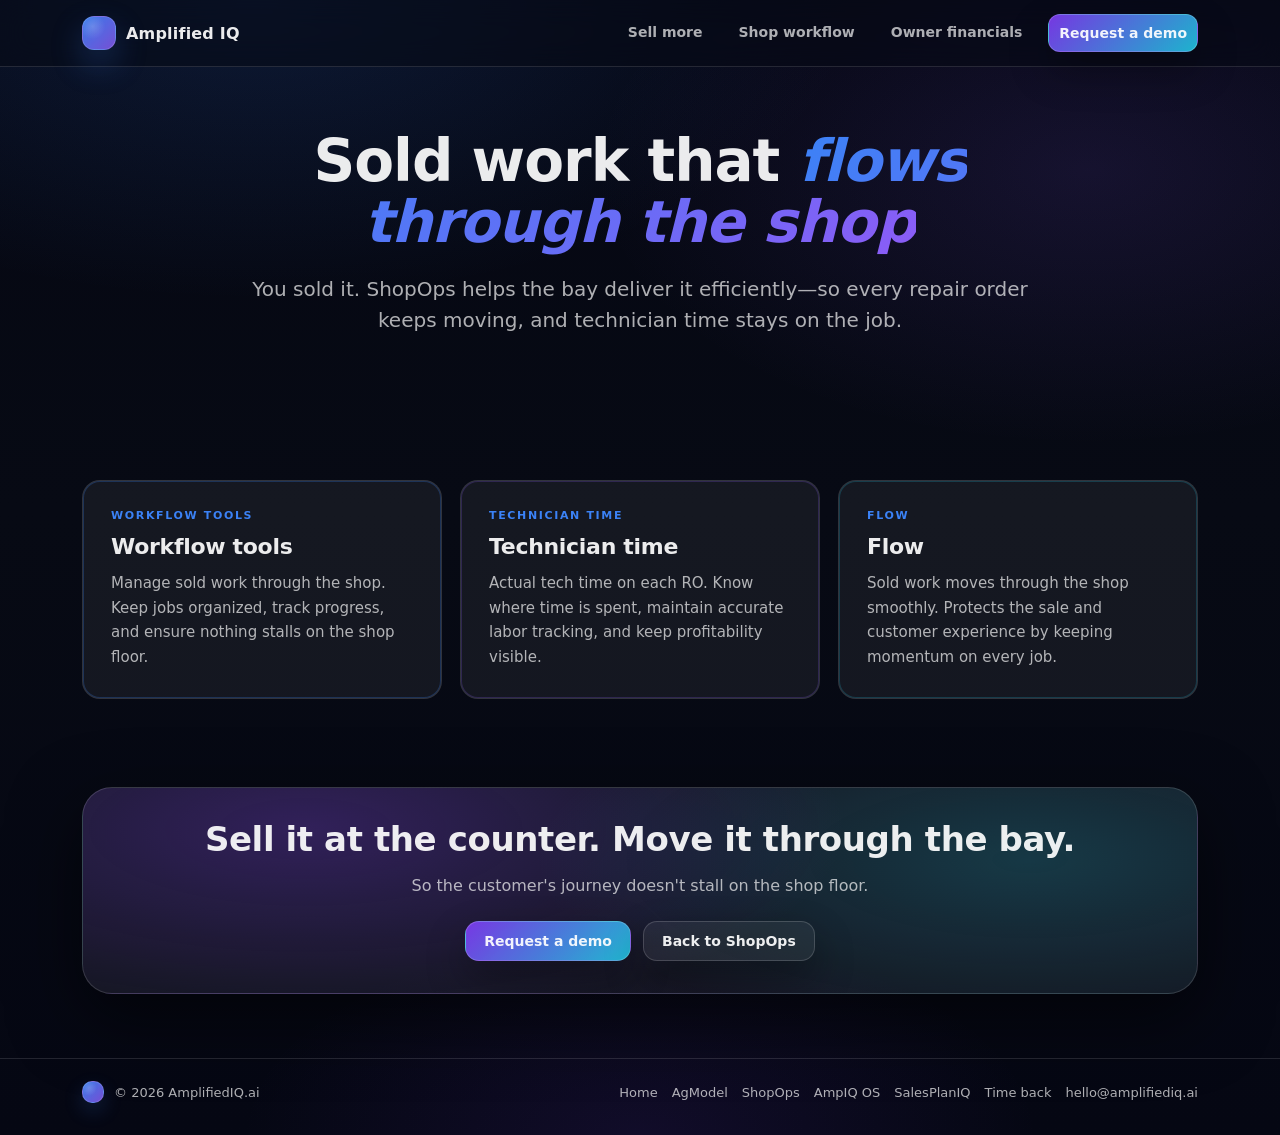
<file: shopops-workflow.html>
<!doctype html>
<html lang="en">
<head>
  <meta charset="utf-8" />
  <meta name="viewport" content="width=device-width, initial-scale=1" />
  <link rel="icon" href="/favicon.ico" sizes="any" />
  <link rel="icon" href="/favicon.svg" type="image/svg+xml" />
  <link rel="apple-touch-icon" href="/apple-touch-icon.png" />
  <title>ShopOps | Shop Workflow | Amplified IQ</title>
  <meta name="description" content="ShopOps shop workflow: Sold work flows through the bay. Tools to manage shop workflow and keep every sold job moving." />
  <meta name="theme-color" content="#070a14" />
  <style>
    :root {
      --black: #08080a;
      --white: #f2f0eb;
      --cyan: #00f5d4;
      --electric: #7b2fff;
      --gold: #ffd60a;
      --mid: #1a1a24;
      --bg: #070a14;
      --panel: rgba(255,255,255,.06);
      --text: rgba(255,255,255,.92);
      --muted: rgba(255,255,255,.68);
      --faint: rgba(255,255,255,.50);
      --line: rgba(255,255,255,.12);
      --shadow: 0 24px 70px rgba(0,0,0,.55);
      --radius: 18px;
      --max: 1160px;
      --a: #7c3aed;
      --b: #22d3ee;
      --c: #34d399;
      --d: #f59e0b;
      --shopops-blue: #3b82f6;
      --shopops-purple: #8b5cf6;
      --font: ui-sans-serif, system-ui, -apple-system, Segoe UI, Roboto, Helvetica, Arial, "Apple Color Emoji","Segoe UI Emoji";
    }

    * { box-sizing: border-box; }
    html { scroll-behavior: smooth; }
    body {
      margin: 0;
      font-family: var(--font);
      color: var(--text);
      background:
        radial-gradient(1000px 500px at 20% 0%, rgba(59,130,246,.15), transparent 60%),
        radial-gradient(900px 500px at 85% 15%, rgba(139,92,246,.12), transparent 55%),
        radial-gradient(800px 400px at 50% 100%, rgba(124,58,237,.10), transparent 50%),
        linear-gradient(180deg, #050713 0%, #070a14 45%, #050713 100%);
      overflow-x: hidden;
      min-height: 100vh;
    }

    a { color: inherit; text-decoration: none; }
    .wrap { max-width: var(--max); margin: 0 auto; padding: 0 22px; }

    .nav {
      position: sticky; top: 0; z-index: 50;
      backdrop-filter: blur(14px);
      background: rgba(7,10,20,.55);
      border-bottom: 1px solid var(--line);
    }
    .nav-inner {
      display: flex; align-items: center; justify-content: space-between;
      padding: 14px 0; gap: 18px;
    }
    .brand {
      display: flex; align-items: center; gap: 10px;
      font-weight: 750; letter-spacing: .2px;
    }
    .mark {
      width: 34px; height: 34px; border-radius: 12px;
      background:
        radial-gradient(circle at 30% 30%, rgba(255,255,255,.18), transparent 40%),
        linear-gradient(135deg, rgba(59,130,246,.95), rgba(139,92,246,.85));
      box-shadow: 0 14px 32px rgba(59,130,246,.25);
      border: 1px solid rgba(255,255,255,.14);
    }
    .nav-links {
      display: flex; gap: 16px; flex-wrap: wrap;
      color: var(--muted); font-weight: 550; font-size: 14px;
    }
    .nav-links a {
      padding: 10px 10px; border-radius: 12px;
      transition: background .2s ease, color .2s ease;
    }
    .nav-links a:hover {
      background: rgba(255,255,255,.06);
      color: var(--text);
    }

    .btn {
      display: inline-flex; align-items: center; justify-content: center;
      gap: 10px; padding: 11px 18px; border-radius: 14px;
      border: 1px solid rgba(255,255,255,.16);
      background: rgba(255,255,255,.06);
      color: var(--text); font-weight: 650; font-size: 14px;
      box-shadow: 0 18px 40px rgba(0,0,0,.32);
      transition: transform .15s ease, background .2s ease, border-color .2s ease;
      cursor: pointer; font-family: inherit;
    }
    .btn:hover {
      transform: translateY(-1px);
      background: rgba(255,255,255,.09);
      border-color: rgba(255,255,255,.22);
    }
    .btn.primary {
      background: linear-gradient(135deg, rgba(124,58,237,.95), rgba(34,211,238,.85));
      border-color: rgba(255,255,255,.18);
    }
    .btn.primary:hover {
      background: linear-gradient(135deg, rgba(124,58,237,1), rgba(34,211,238,.95));
    }

    .hero {
      padding: 64px 0 72px;
      position: relative;
    }
    .hero-content {
      max-width: 800px;
      margin: 0 auto;
      text-align: center;
    }
    h1 {
      margin: 0;
      font-size: clamp(36px, 5vw, 58px);
      line-height: 1.06;
      letter-spacing: -1px;
    }
    h1 em {
      font-style: italic;
      background: linear-gradient(135deg, var(--shopops-blue), var(--shopops-purple));
      -webkit-background-clip: text;
      -webkit-text-fill-color: transparent;
      background-clip: text;
    }
    .lead {
      margin: 20px auto 0;
      color: var(--muted);
      font-size: clamp(17px, 2.1vw, 20px);
      line-height: 1.55;
      max-width: 65ch;
    }

    section { padding: 40px 0; }
    .section-head {
      margin-bottom: 28px;
      text-align: center;
    }

    .grid-3 {
      display: grid;
      grid-template-columns: repeat(3, 1fr);
      gap: 18px;
      margin-top: 32px;
    }
    .feature-card {
      padding: 28px;
      border-radius: var(--radius);
      border: 1px solid rgba(255,255,255,.12);
      background: rgba(255,255,255,.06);
      box-shadow: var(--shadow);
      transition: transform .15s ease, border-color .2s ease, background .2s ease;
    }
    .feature-card:hover {
      transform: translateY(-2px);
      border-color: rgba(255,255,255,.18);
      background: rgba(255,255,255,.08);
    }
    .feature-label {
      font-size: 11px;
      letter-spacing: .15em;
      text-transform: uppercase;
      color: var(--shopops-blue);
      font-weight: 700;
      margin-bottom: 12px;
    }
    .feature-card h3 {
      margin: 0 0 12px;
      font-size: 22px;
      letter-spacing: -.3px;
    }
    .feature-card p {
      margin: 0;
      color: var(--muted);
      font-size: 15px;
      line-height: 1.65;
    }

    .accent-1 { box-shadow: 0 0 0 1px rgba(59,130,246,.25) inset; }
    .accent-2 { box-shadow: 0 0 0 1px rgba(139,92,246,.22) inset; }
    .accent-3 { box-shadow: 0 0 0 1px rgba(34,211,238,.20) inset; }

    .cta-box {
      border-radius: 30px;
      border: 1px solid rgba(255,255,255,.14);
      background:
        radial-gradient(900px 320px at 20% 20%, rgba(124,58,237,.28), transparent 60%),
        radial-gradient(900px 320px at 85% 35%, rgba(34,211,238,.18), transparent 55%),
        rgba(255,255,255,.06);
      box-shadow: var(--shadow);
      overflow: hidden;
    }
    .cta-inner {
      padding: 32px 28px;
      text-align: center;
    }
    .cta-inner h2 {
      margin: 0;
      font-size: clamp(24px, 3vw, 34px);
      letter-spacing: -.4px;
      line-height: 1.15;
    }
    .cta-inner > p {
      margin: 14px auto 0;
      color: var(--muted);
      font-size: 16px;
      line-height: 1.65;
      max-width: 60ch;
    }
    .cta-actions { 
      margin-top: 22px; 
      display: flex; 
      gap: 12px; 
      flex-wrap: wrap;
      justify-content: center;
    }

    footer {
      border-top: 1px solid var(--line);
      padding: 22px 0 32px;
      color: var(--muted);
      font-size: 13px;
    }
    .foot {
      display: flex;
      justify-content: space-between;
      align-items: center;
      gap: 12px;
      flex-wrap: wrap;
    }
    .foot a:hover { color: var(--text); }

    @media (max-width: 900px) {
      .grid-3 { grid-template-columns: 1fr; }
    }
    @media (max-width: 560px) {
      .nav-links { display: none; }
      .btn { width: 100%; justify-content: center; }
    }
    @media (prefers-reduced-motion: reduce) {
      * { transition: none !important; scroll-behavior: auto !important; }
    }
  </style>
<!-- Cloudflare Web Analytics --><script type='module' src='https://static.cloudflareinsights.com/beacon.min.js' data-cf-beacon='{"token": "3fb06db3fe6840cc8b2979589ea432d3"}'></script><!-- End Cloudflare Web Analytics -->
</head>
<body>
  <nav class="nav">
    <div class="wrap">
      <div class="nav-inner">
        <a href="index.html" class="brand">
          <span class="mark" aria-hidden="true"></span>
          <span>Amplified IQ</span>
        </a>
        <div class="nav-links">
          <a href="shopops.html">Sell more</a>
          <a href="shopops-workflow.html">Shop workflow</a>
          <a href="shopops-financials.html">Owner financials</a>
          <a href="mailto:hello@amplifiediq.ai?subject=ShopOps%20Demo" class="btn primary">Request a demo</a>
        </div>
      </div>
    </div>
  </nav>

  <header id="top" class="hero">
    <div class="wrap">
      <div class="hero-content">
        <h1>Sold work that <em>flows through the shop</em></h1>
        <p class="lead">
          You sold it. ShopOps helps the bay deliver it efficiently—so every repair order keeps moving, and technician time stays on the job.
        </p>
      </div>
    </div>
  </header>

  <section id="features">
    <div class="wrap">
      <div class="grid-3">
        <article class="feature-card accent-1">
          <div class="feature-label">Workflow tools</div>
          <h3>Workflow tools</h3>
          <p>
            Manage sold work through the shop. Keep jobs organized, track progress, and ensure nothing stalls on the shop floor.
          </p>
        </article>

        <article class="feature-card accent-2">
          <div class="feature-label">Technician time</div>
          <h3>Technician time</h3>
          <p>
            Actual tech time on each RO. Know where time is spent, maintain accurate labor tracking, and keep profitability visible.
          </p>
        </article>

        <article class="feature-card accent-3">
          <div class="feature-label">Flow</div>
          <h3>Flow</h3>
          <p>
            Sold work moves through the shop smoothly. Protects the sale and customer experience by keeping momentum on every job.
          </p>
        </article>
      </div>
    </div>
  </section>

  <section id="contact" style="padding: 48px 0 64px;">
    <div class="wrap">
      <div class="cta-box">
        <div class="cta-inner">
          <h2>Sell it at the counter. Move it through the bay.</h2>
          <p>
            So the customer's journey doesn't stall on the shop floor.
          </p>
          <div class="cta-actions">
            <a class="btn primary" href="mailto:hello@amplifiediq.ai?subject=ShopOps%20Demo">Request a demo</a>
            <a class="btn" href="shopops.html">Back to ShopOps</a>
          </div>
        </div>
      </div>
    </div>
  </section>

  <footer>
    <div class="wrap">
      <div class="foot">
        <div style="display: flex; align-items: center; gap: 10px;">
          <span style="width: 22px; height: 22px; border-radius: 10px; background: radial-gradient(circle at 30% 30%, rgba(255,255,255,.18), transparent 40%), linear-gradient(135deg, rgba(59,130,246,.95), rgba(139,92,246,.85)); box-shadow: 0 8px 20px rgba(59,130,246,.2); border: 1px solid rgba(255,255,255,.14);" aria-hidden="true"></span>
          <span>© <span id="y"></span> AmplifiedIQ.ai</span>
        </div>
        <div style="display: flex; gap: 14px; flex-wrap: wrap;">
          <a href="index.html">Home</a>
          <a href="agmodel.html">AgModel</a>
          <a href="shopops.html">ShopOps</a>
          <a href="operating-system.html">AmpIQ OS</a>
          <a href="sales-planning.html">SalesPlanIQ</a>
          <a href="time-back.html">Time back</a>
          <a href="mailto:hello@amplifiediq.ai">hello@amplifiediq.ai</a>
        </div>
      </div>
    </div>
  </footer>

  <script>
    document.getElementById('y').textContent = new Date().getFullYear();

    document.addEventListener('click', function (e) {
      var a = e.target.closest('a[href]');
      if (!a) return;
      var href = a.getAttribute('href') || '';

      if (/^mailto:/i.test(href)) {
        e.preventDefault();
        e.stopImmediatePropagation();
        window.location.href = href;
        return;
      }

      if (href.charAt(0) !== '#' || href === '#') return;
      var el = document.getElementById(href.slice(1));
      if (!el) return;
      e.preventDefault();
      el.scrollIntoView({ behavior: 'smooth', block: 'start' });
      history.pushState(null, '', href);
    }, true);
  </script>
</body>
</html>
</file>
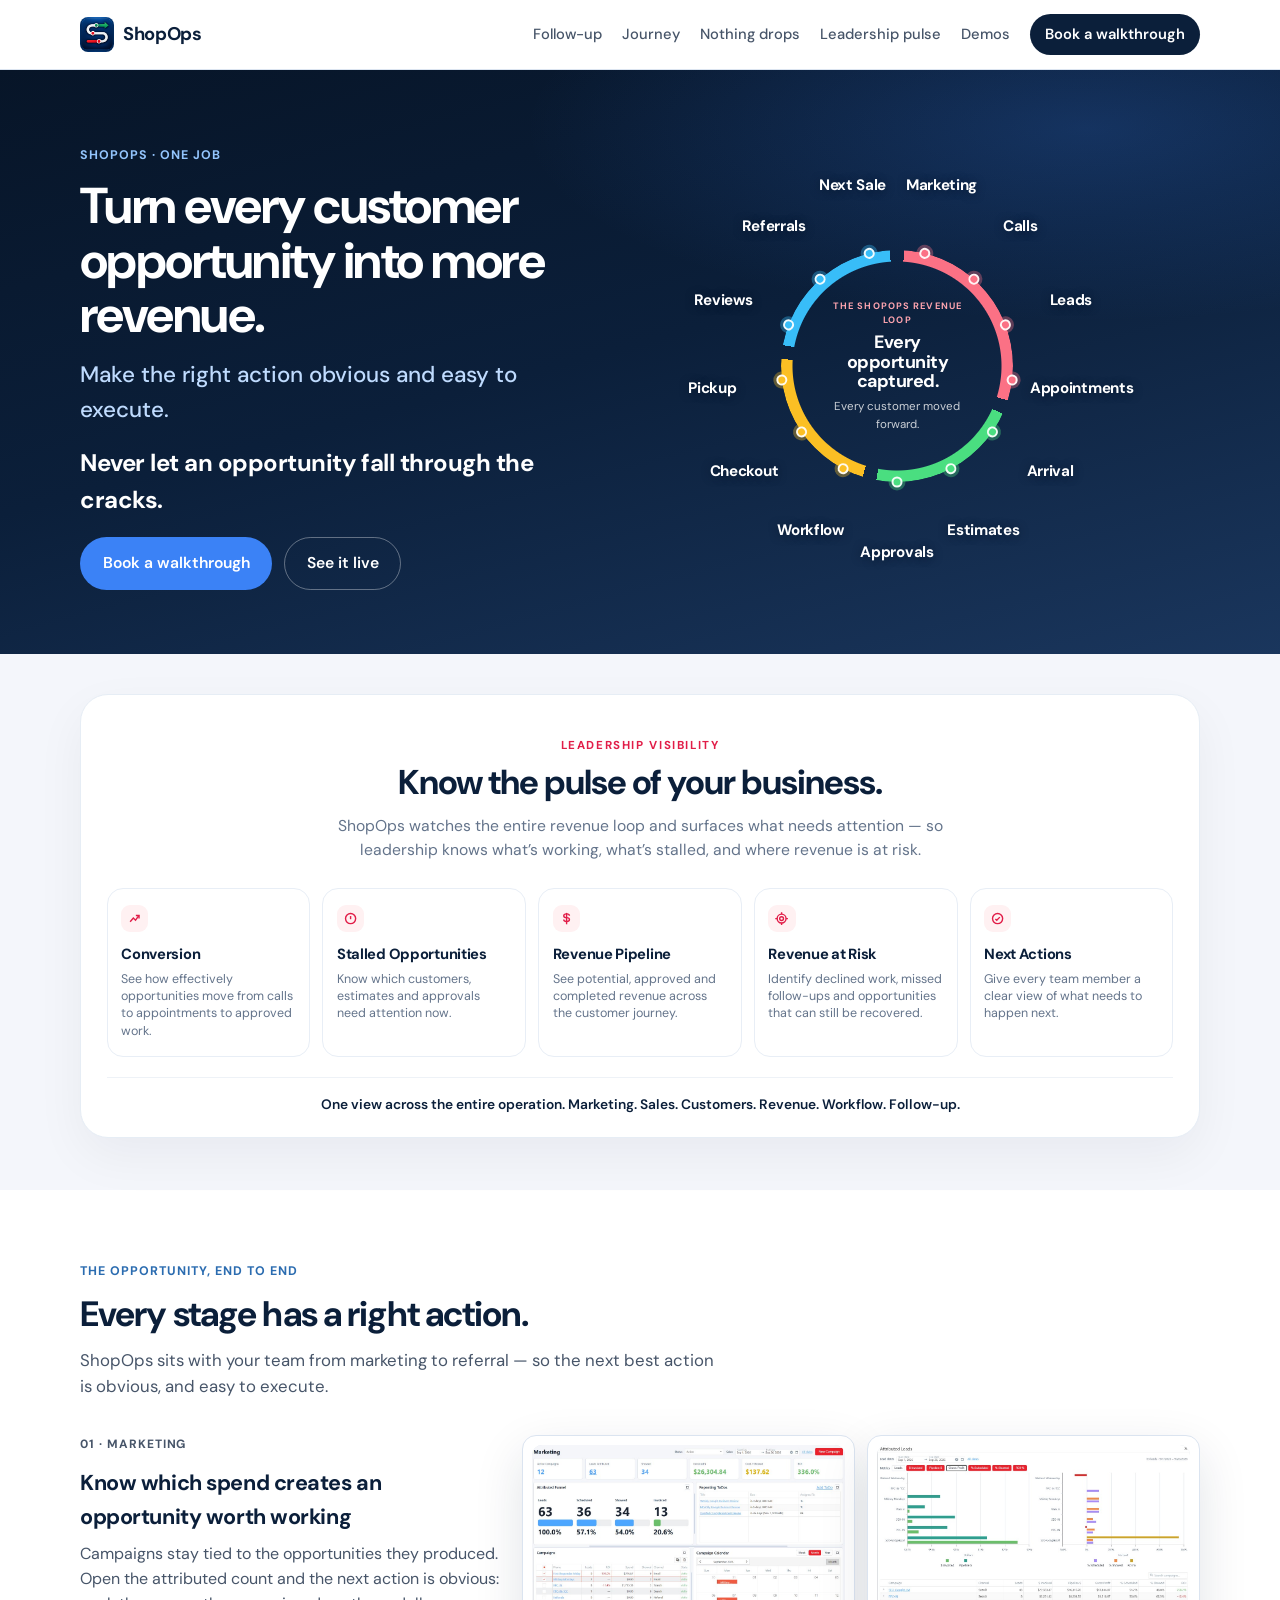
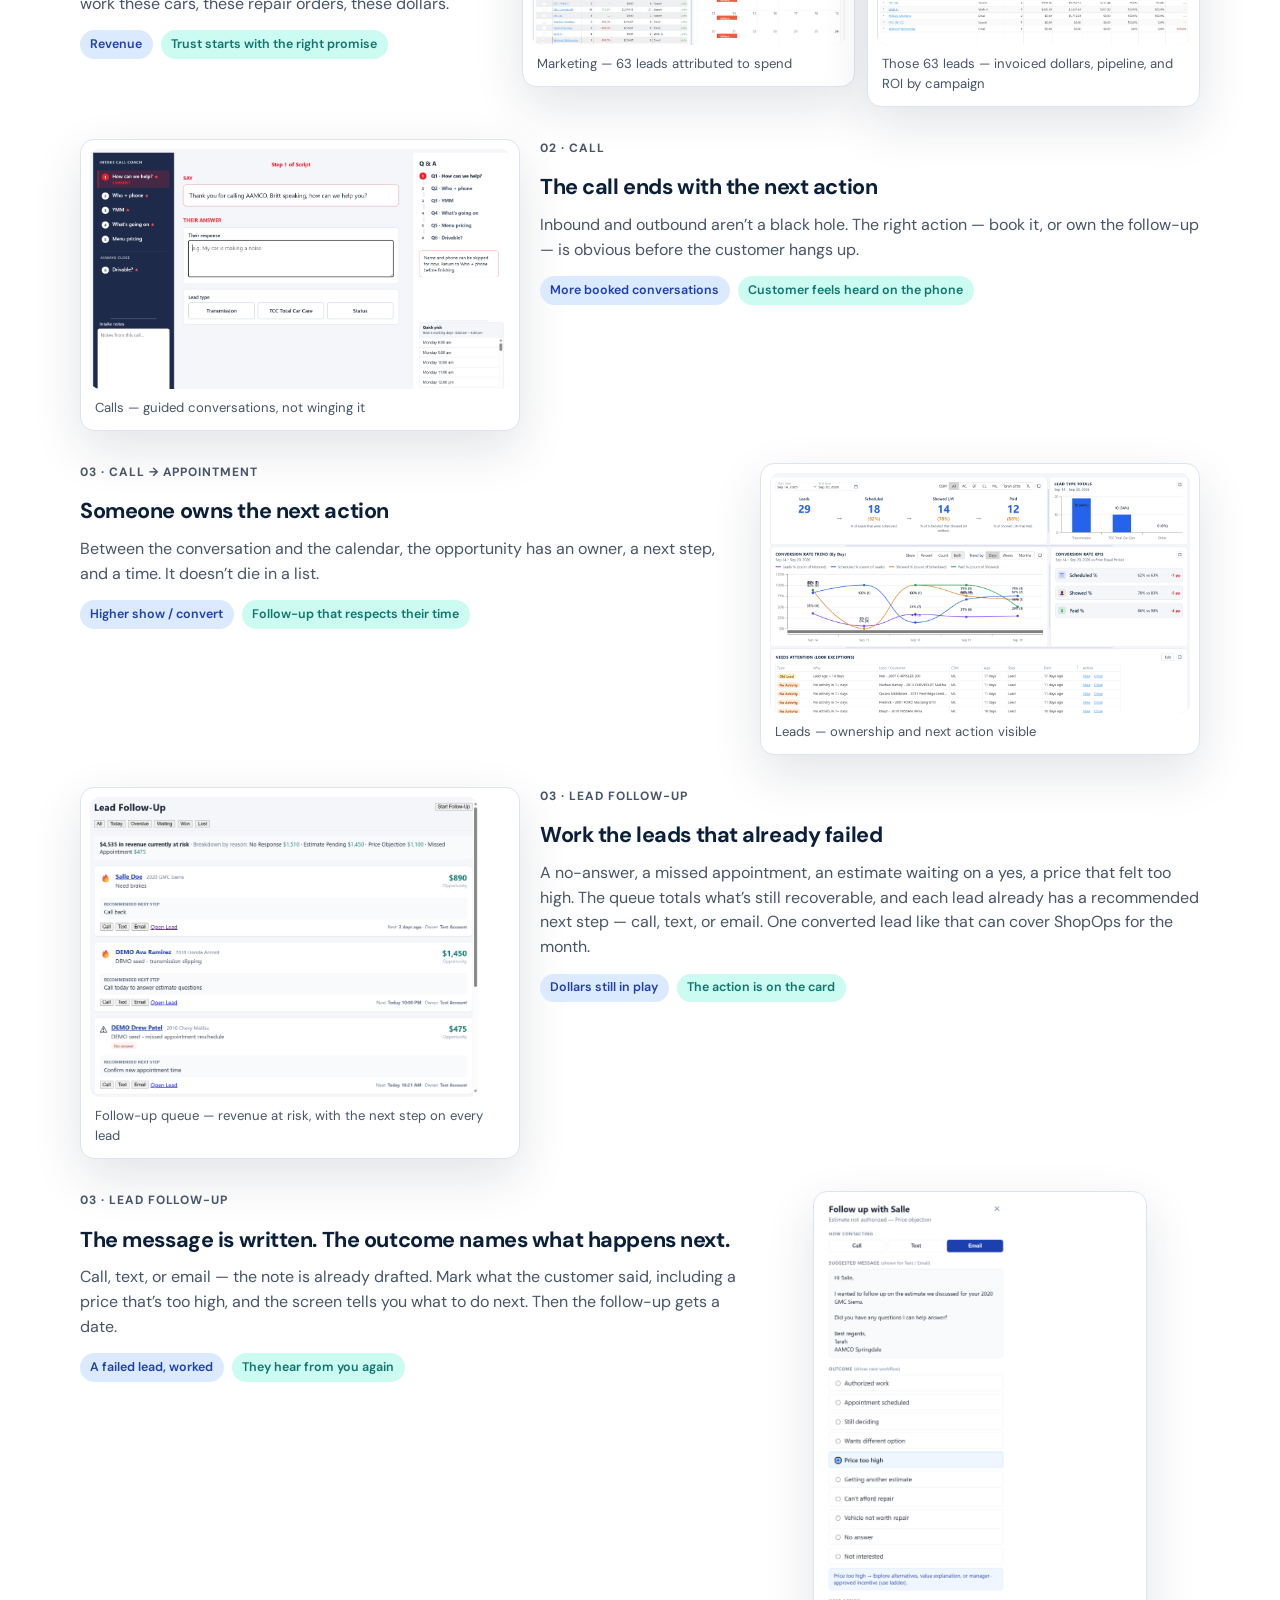
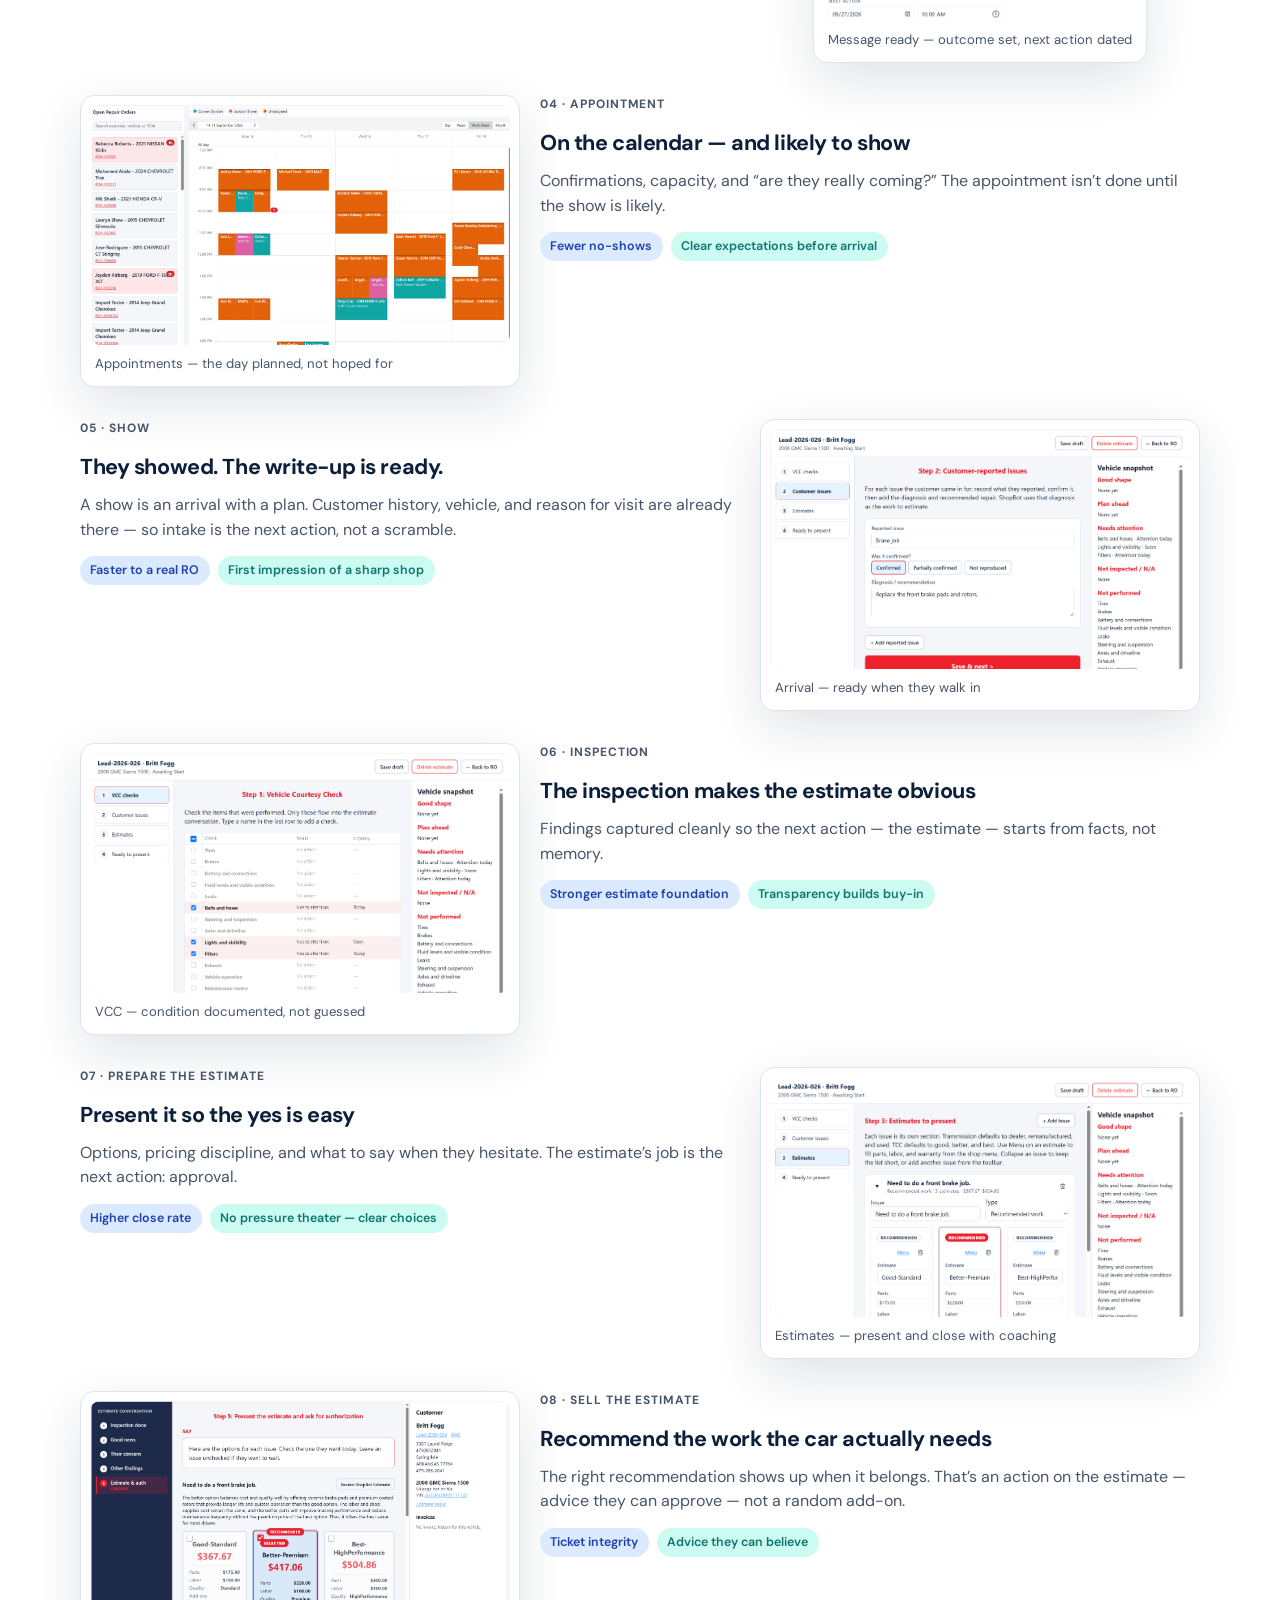
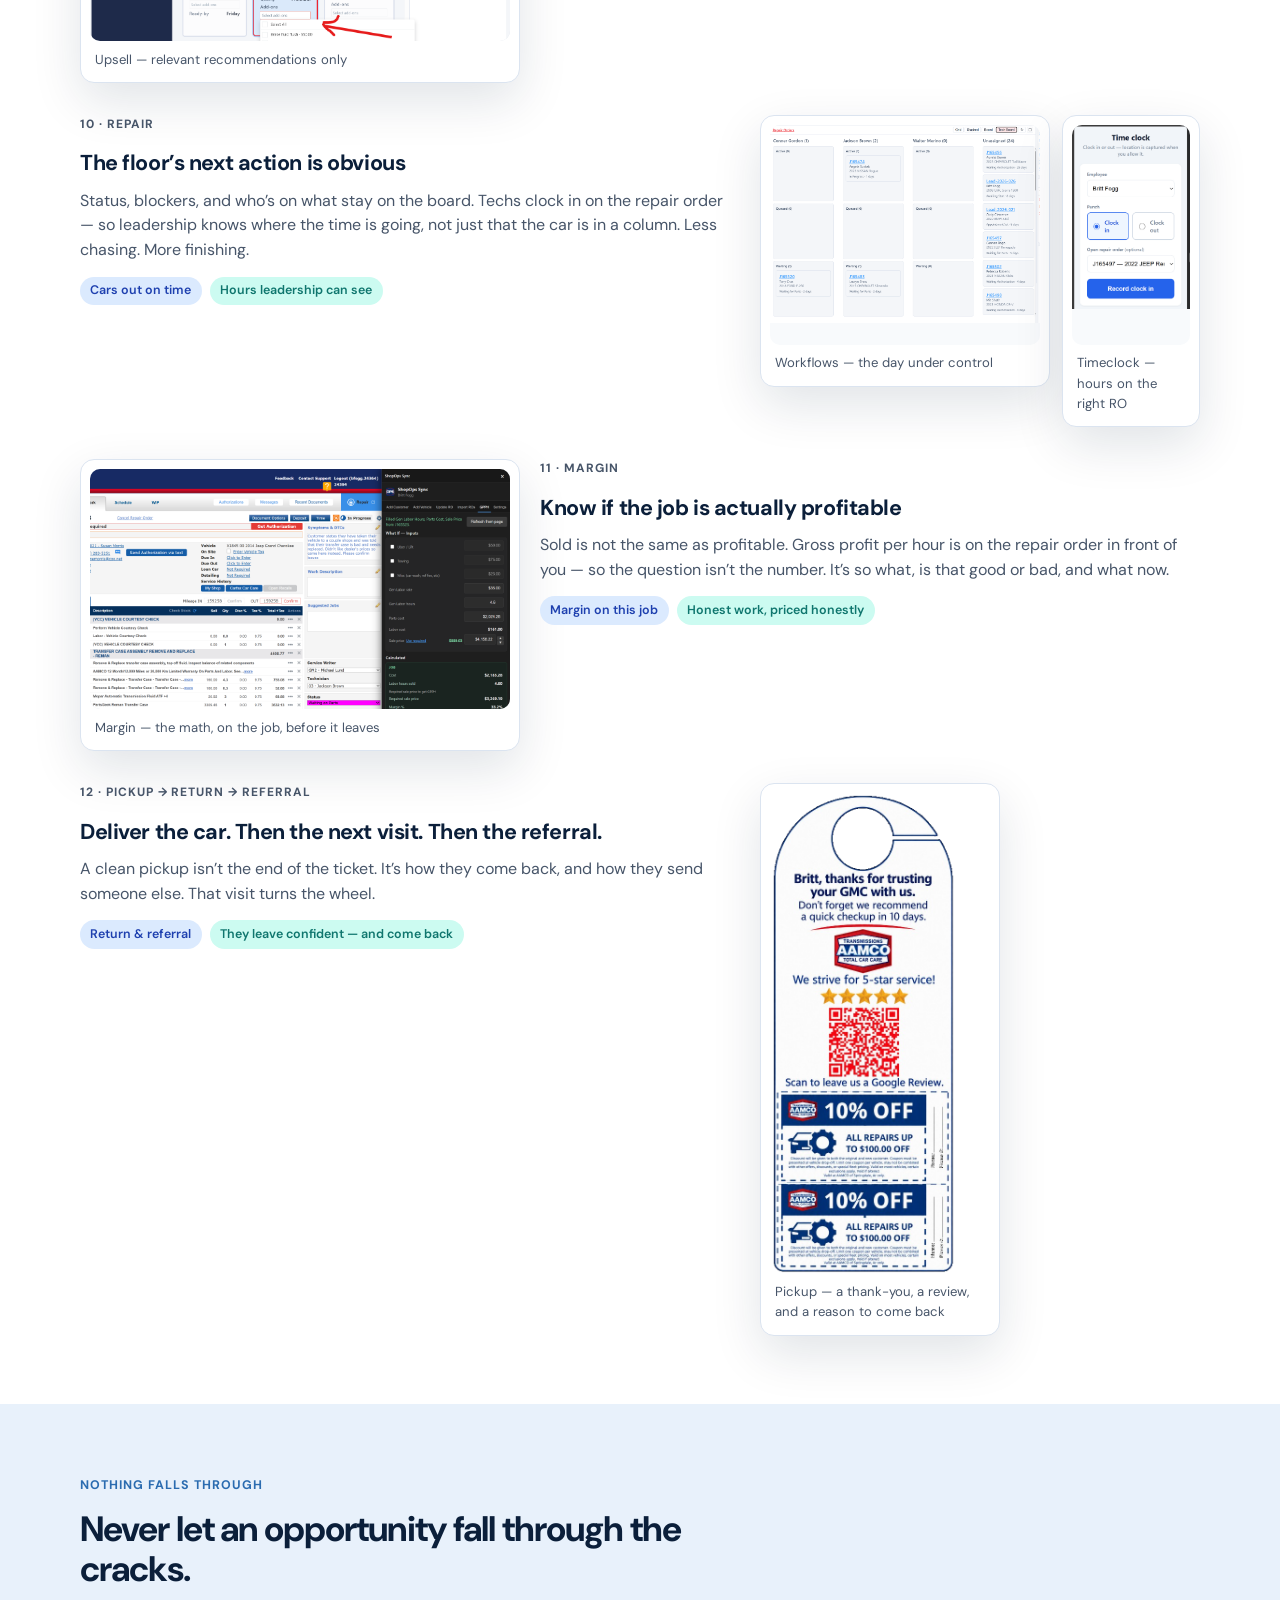
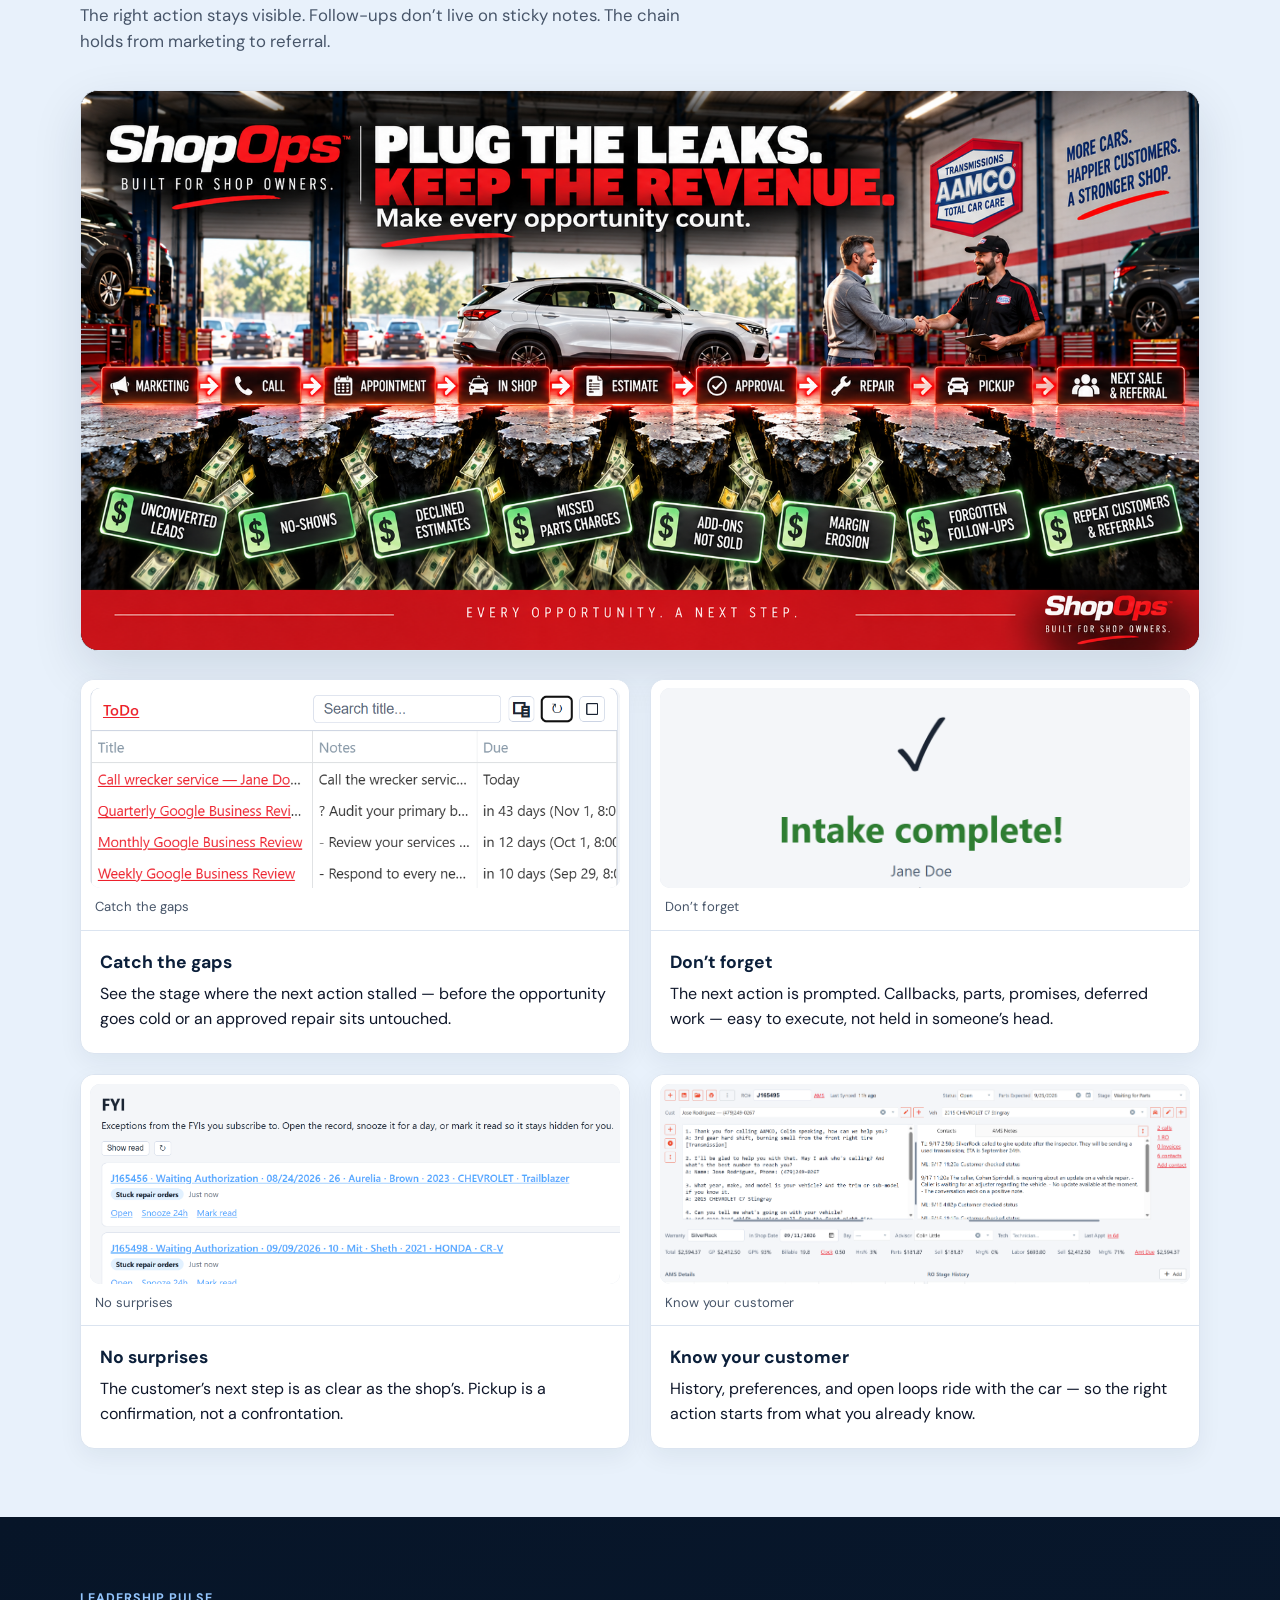
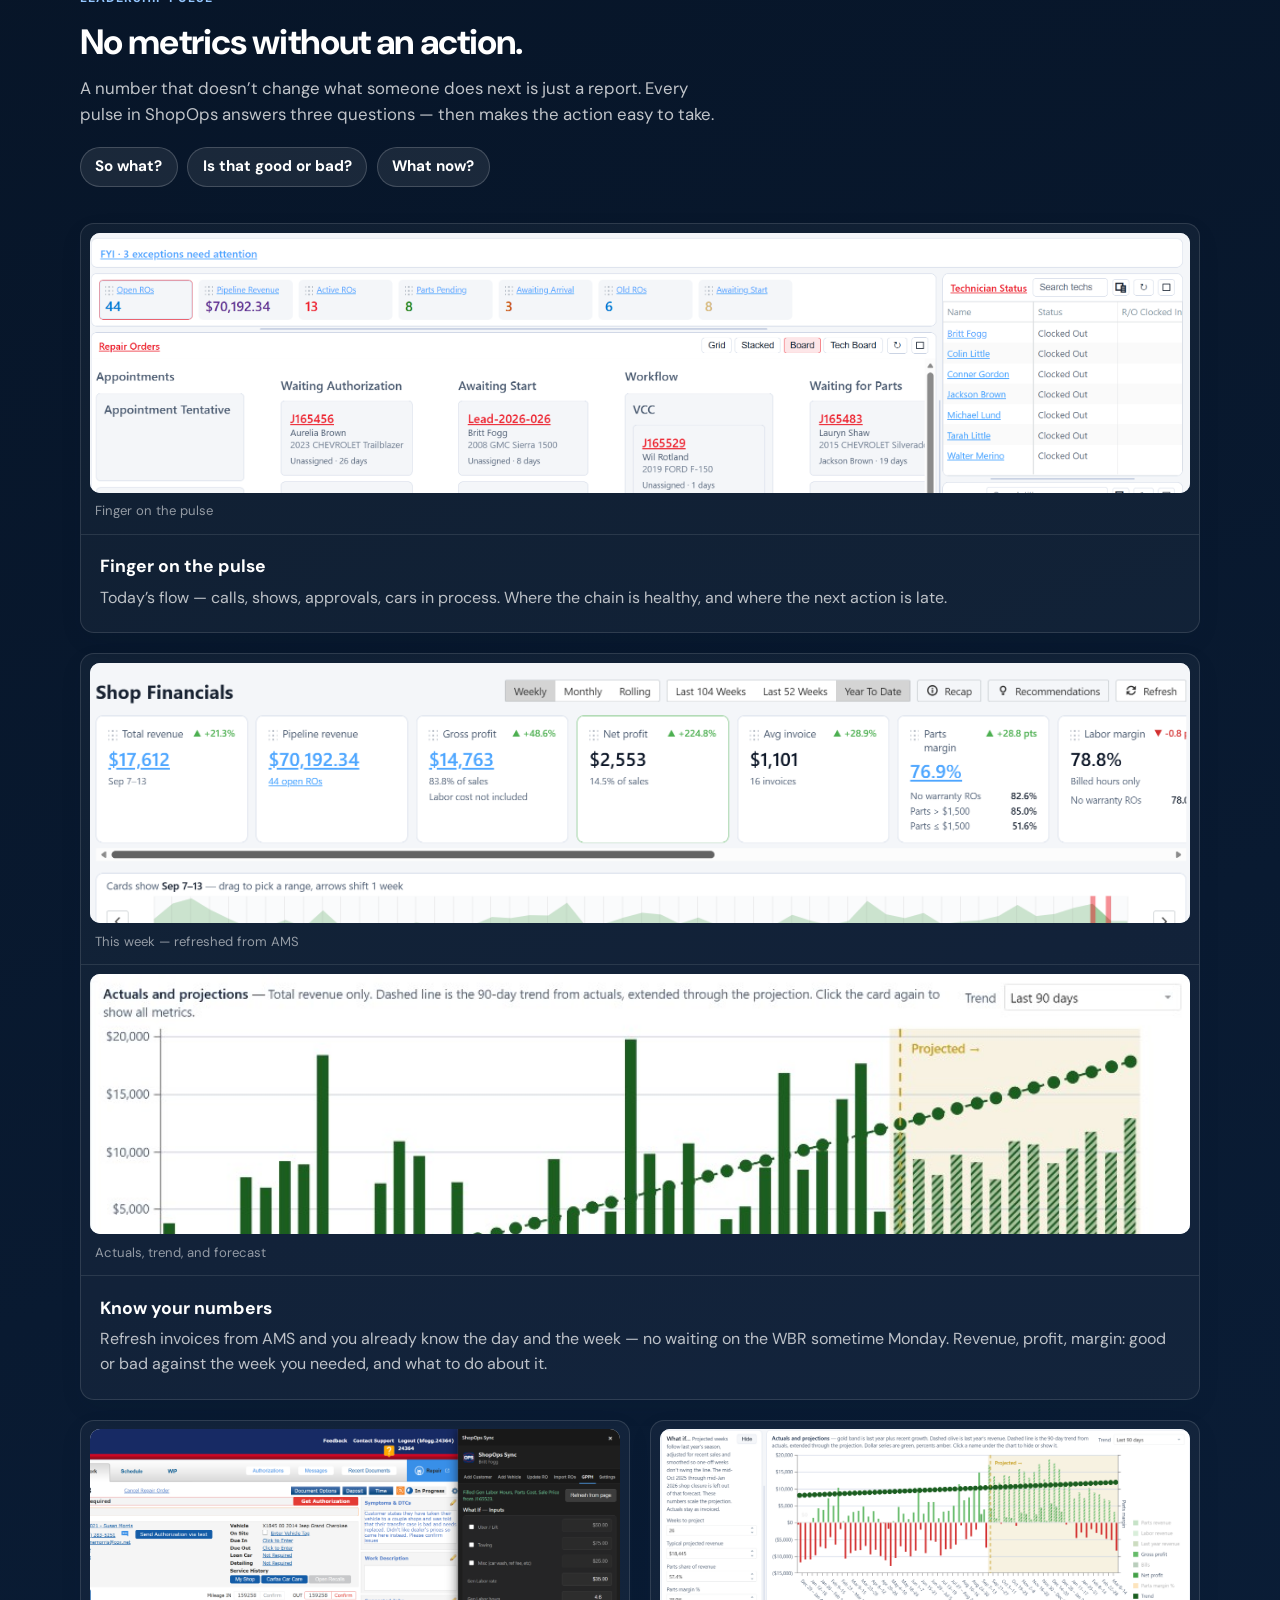
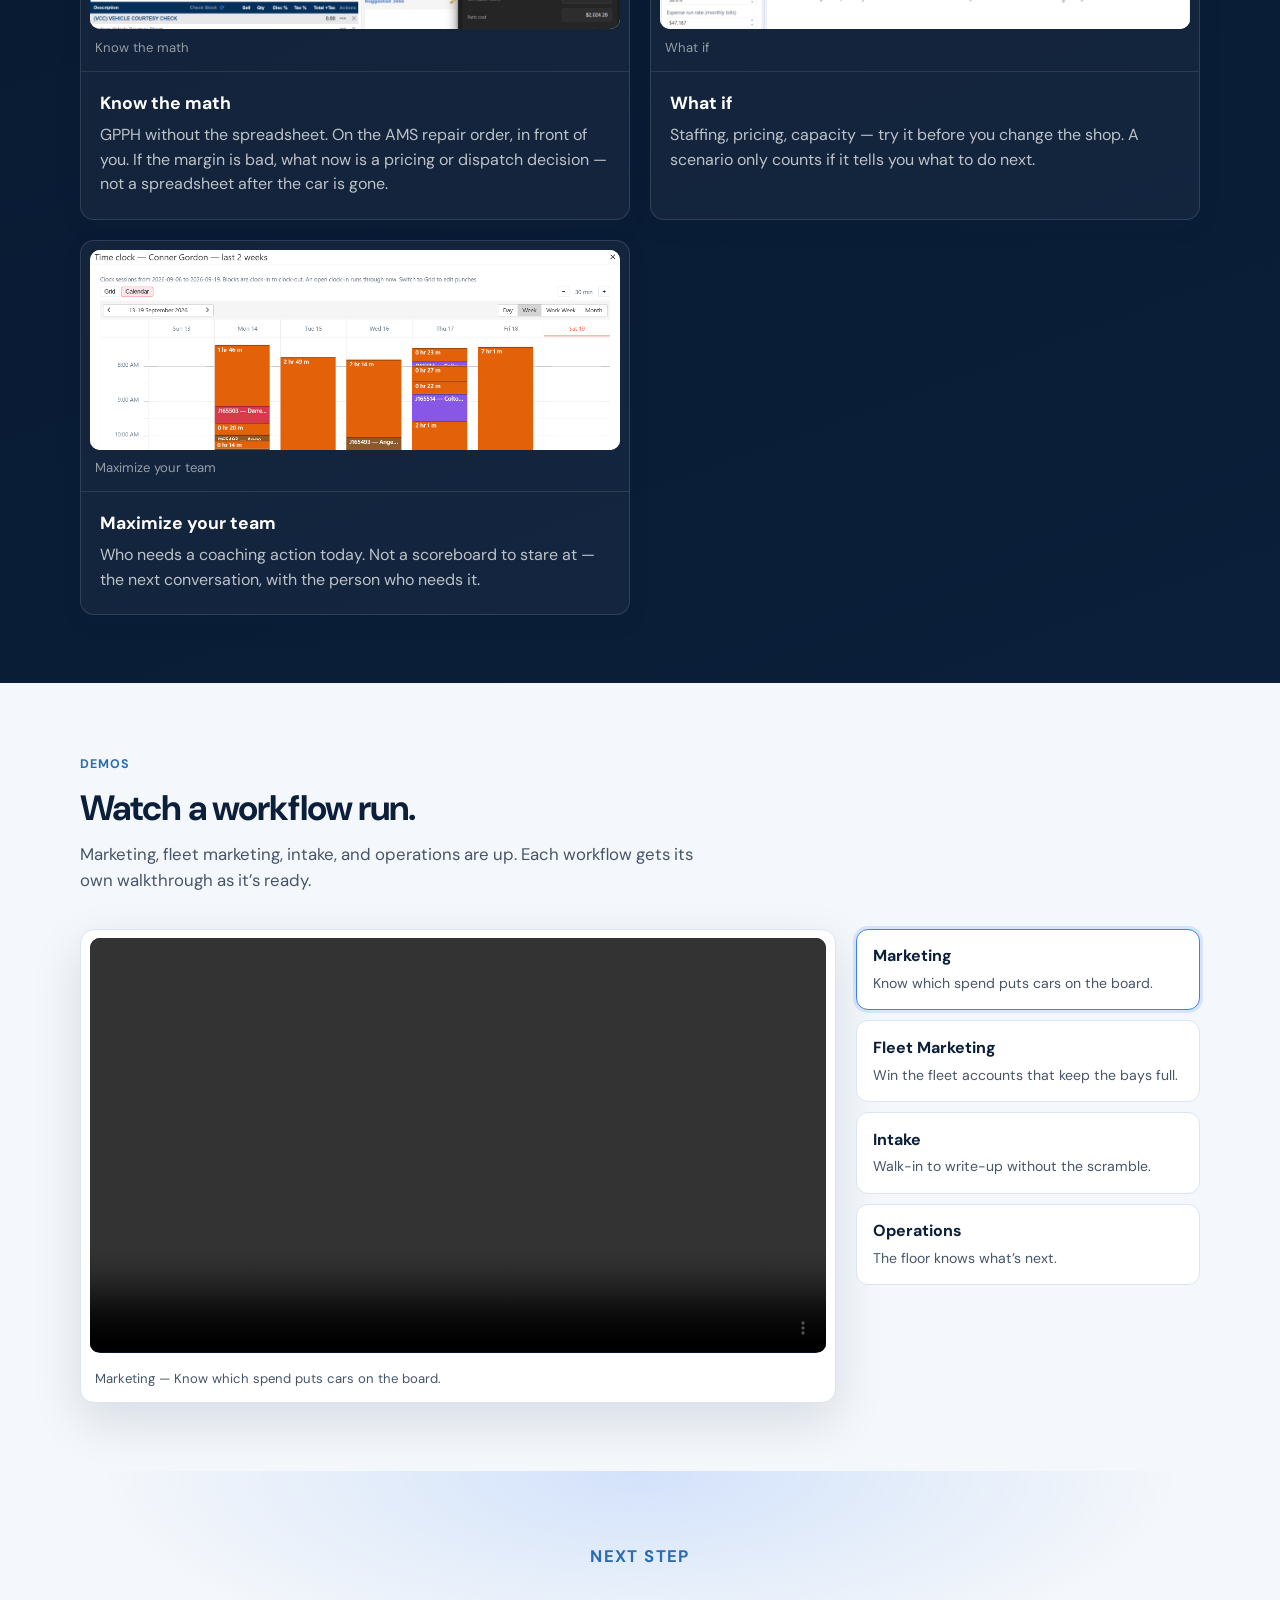
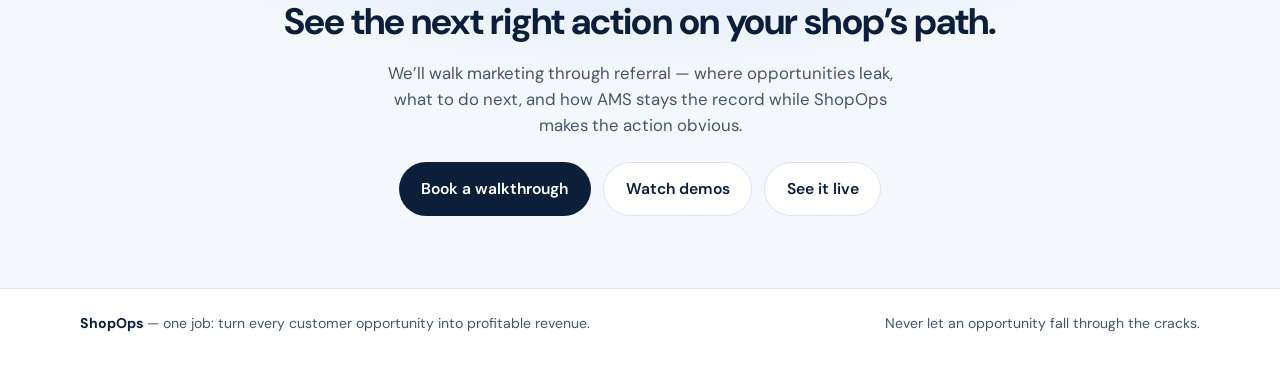
<file: shopops.html>
<!DOCTYPE html>
<html lang="en">
<head>
  <meta charset="UTF-8" />
  <meta name="viewport" content="width=device-width, initial-scale=1.0" />
  <link rel="icon" href="/favicon.ico" sizes="any" />
  <link rel="icon" href="/favicon.svg" type="image/svg+xml" />
  <link rel="apple-touch-icon" href="/apple-touch-icon.png" />
  <meta name="description" content="ShopOps has one job: turn every customer opportunity into profitable revenue by making the right action obvious, at the right time, and easy to execute." />
  <title>ShopOps — Turn every customer opportunity into more revenue</title>
  <link rel="preconnect" href="https://fonts.googleapis.com" />
  <link rel="preconnect" href="https://fonts.gstatic.com" crossorigin />
  <link href="https://fonts.googleapis.com/css2?family=DM+Sans:ital,opsz,wght@0,9..40,400;0,9..40,500;0,9..40,600;0,9..40,700;1,9..40,400&display=swap" rel="stylesheet" />
  <style>
    :root {
      --navy: #0b1f3a;
      --navy-deep: #071528;
      --navy-mid: #123056;
      --sidebar: #1a365d;
      --accent: #2b6cb0;
      --accent-bright: #3b82f6;
      --sky: #e8f1fb;
      --mist: #f4f7fb;
      --ink: #0f172a;
      --muted: #475569;
      --line: #dbe4f0;
      --white: #ffffff;
      --trust: #0d9488;
      --warn: #c2410c;
      --radius: 14px;
      --shadow: 0 18px 50px rgba(11, 31, 58, 0.12);
      --max: 1120px;
    }

    * { box-sizing: border-box; margin: 0; padding: 0; }
    html { scroll-behavior: smooth; }
    body {
      font-family: "DM Sans", system-ui, -apple-system, sans-serif;
      color: var(--ink);
      background: var(--white);
      line-height: 1.55;
      -webkit-font-smoothing: antialiased;
    }
    img { max-width: 100%; height: auto; display: block; }
    a { color: inherit; text-decoration: none; }
    .container { width: min(100% - 2.5rem, var(--max)); margin-inline: auto; }

    /* Header */
    .site-header {
      position: sticky; top: 0; z-index: 40;
      background: rgba(255,255,255,0.92);
      backdrop-filter: blur(10px);
      border-bottom: 1px solid var(--line);
    }
    .header-inner {
      display: flex; align-items: center; justify-content: space-between;
      padding: 0.9rem 0; gap: 1rem;
    }
    .logo {
      display: inline-flex; align-items: center; gap: 0.55rem;
      font-weight: 700; font-size: 1.15rem; color: var(--navy);
      letter-spacing: -0.02em;
    }
    .logo-mark {
      width: 2.15rem; height: 2.15rem; border-radius: 8px;
      display: block; object-fit: cover;
    }
    .nav { display: flex; align-items: center; gap: 1.25rem; flex-wrap: wrap; }
    .nav a { font-size: 0.92rem; color: var(--muted); font-weight: 500; }
    .nav a:hover { color: var(--navy); }
    .nav-cta {
      background: var(--navy) !important; color: var(--white) !important;
      padding: 0.55rem 0.95rem; border-radius: 999px; font-weight: 600 !important;
    }
    .nav-cta:hover { background: var(--navy-mid) !important; }

    /* Buttons */
    .btn {
      display: inline-flex; align-items: center; justify-content: center;
      padding: 0.85rem 1.35rem; border-radius: 999px; font-weight: 600;
      font-size: 0.98rem; border: 1px solid transparent; transition: 0.15s ease;
    }
    .btn-primary { background: var(--accent-bright); color: var(--white); }
    .btn-primary:hover { background: var(--accent); }
    .btn-ghost {
      background: transparent; color: var(--white);
      border-color: rgba(255,255,255,0.35);
    }
    .btn-ghost:hover { background: rgba(255,255,255,0.08); }
    .btn-dark { background: var(--navy); color: var(--white); }
    .btn-dark:hover { background: var(--navy-mid); }
    .btn-outline {
      background: var(--white); color: var(--navy);
      border-color: var(--line);
    }
    .btn-outline:hover { border-color: var(--accent); color: var(--accent); }

    /* Hero */
    .hero {
      background:
        radial-gradient(ellipse 80% 60% at 85% 10%, rgba(59,130,246,0.22), transparent 55%),
        linear-gradient(165deg, var(--navy-deep) 0%, var(--navy) 48%, var(--sidebar) 100%);
      color: var(--white);
      padding: 4.5rem 0 4rem;
    }
    .hero-stage { position: relative; }
    .hero-grid {
      display: grid; gap: 1.25rem; align-items: center;
      grid-template-columns: minmax(0, 0.9fr) minmax(0, 1.1fr);
    }
    .hero-pane-copy {
      animation: heroShowCopy 16s ease-in-out infinite;
    }
    .hero-pane-story {
      position: absolute;
      inset: 0;
      overflow: hidden;
      opacity: 0;
      pointer-events: none;
      animation: heroShowStory 16s ease-in-out infinite;
    }
    .hero-pane-story img {
      position: absolute;
      inset: 0;
      width: 100%;
      height: 100%;
      object-fit: contain;
      border-radius: 16px;
    }
    @keyframes heroShowCopy {
      0%, 40% { opacity: 1; pointer-events: auto; }
      50%, 90% { opacity: 0; pointer-events: none; }
      100% { opacity: 1; pointer-events: auto; }
    }
    @keyframes heroShowStory {
      0%, 40% { opacity: 0; }
      50%, 90% { opacity: 1; }
      100% { opacity: 0; }
    }
    .eyebrow {
      display: inline-block; font-size: 0.78rem; font-weight: 700;
      letter-spacing: 0.08em; text-transform: uppercase;
      color: #93c5fd; margin-bottom: 0.85rem;
    }
    .hero h1 {
      font-size: clamp(2.1rem, 4.2vw, 3.15rem);
      line-height: 1.08; letter-spacing: -0.03em;
      margin-bottom: 1rem; font-weight: 700;
    }
    .hero-tagline {
      font-size: clamp(1.15rem, 2vw, 1.4rem);
      color: #bfdbfe; font-weight: 500; margin-bottom: 1rem;
    }
    .hero-positioning {
      font-size: 1.05rem; color: rgba(255,255,255,0.82);
      max-width: 36rem; margin-bottom: 1.75rem;
    }
    .hero-positioning strong { color: #fff; font-weight: 600; }
    .hero-promise {
      font-size: clamp(1.2rem, 2.2vw, 1.5rem);
      font-weight: 700; letter-spacing: -0.02em;
      color: #fff; margin-bottom: 1.15rem;
    }
    .hero-actions { display: flex; flex-wrap: wrap; gap: 0.75rem; }
    .hero-cycle {
      position: relative;
      background: transparent;
      overflow: visible;
    }
    .hero-cycle .loop {
      position: relative;
      margin: 0 auto;
    }
    .loop-section {
      background: #f4f6fb;
      padding: 2.5rem 0 3.25rem;
    }
    .loop-fit { position: relative; }
    .loop {
      --ring: 116px;
      --label: 186px;
      position: relative;
      width: calc(var(--label) * 2 + 7.4rem);
      height: calc(var(--label) * 2 + 2.6rem);
      margin: 0 auto;
    }
    .loop-arc {
      position: absolute;
      left: 50%; top: 50%;
      width: calc(var(--ring) * 2);
      height: calc(var(--ring) * 2);
      transform: translate(-50%, -50%);
      border-radius: 50%;
      background: conic-gradient(from 0deg,
        transparent 0deg 3.5deg,
        #fb7185 3.5deg 107.3deg,
        transparent 107.3deg 114.3deg,
        #4ade80 114.3deg 190.3deg,
        transparent 190.3deg 197.3deg,
        #fbbf24 197.3deg 273.4deg,
        transparent 273.4deg 280.4deg,
        #38bdf8 280.4deg 356.5deg,
        transparent 356.5deg 360deg);
      -webkit-mask: radial-gradient(farthest-side, transparent calc(100% - 12px), #000 calc(100% - 11px));
      mask: radial-gradient(farthest-side, transparent calc(100% - 12px), #000 calc(100% - 11px));
    }
    .loop-hub {
      position: absolute;
      left: 50%; top: 50%;
      transform: translate(-50%, -50%);
      width: 156px; height: 156px;
      border-radius: 50%;
      background: transparent;
      display: flex; flex-direction: column;
      align-items: center; justify-content: center;
      text-align: center; padding: 0.55rem;
    }
    .loop-kicker {
      color: #fda4af;
      font-size: 0.58rem; font-weight: 700;
      letter-spacing: 0.12em; text-transform: uppercase;
      margin-bottom: 0.35rem;
    }
    .loop-headline {
      color: #fff; font-weight: 700;
      font-size: 1.12rem; letter-spacing: -0.03em;
      line-height: 1.08;
    }
    .loop-fine {
      margin-top: 0.4rem;
      color: rgba(255,255,255,0.78); font-size: 0.72rem;
    }
    .loop-stages { list-style: none; margin: 0; padding: 0; }
    .loop-stages li {
      position: absolute;
      left: 50%; top: 50%;
      width: 0; height: 0;
      transform: rotate(var(--a));
    }
    .loop-dot {
      position: absolute;
      left: var(--ring); top: 0;
      width: 11px; height: 11px;
      border-radius: 50%;
      background: var(--dot);
      border: 2px solid rgba(255,255,255,0.92);
      box-shadow: 0 0 0 3px color-mix(in srgb, var(--dot) 35%, transparent);
      transform: translate(-50%, -50%);
    }
    .loop-label {
      position: absolute;
      left: var(--label); top: 0;
      width: max-content;
      transform: translate(-50%, -50%) rotate(calc(var(--a) * -1));
      text-align: center;
      white-space: nowrap;
    }
    .loop-label strong {
      display: block;
      color: #fff; font-size: 0.95rem; font-weight: 700;
      letter-spacing: -0.02em; line-height: 1.1;
      text-shadow: 0 1px 8px rgba(7, 21, 40, 0.65);
    }
    .visibility {
      position: relative;
      background: #fff;
      border: 1px solid #e6edf5;
      border-radius: 28px;
      box-shadow: 0 18px 50px rgba(15, 23, 42, 0.05);
      padding: 2.6rem 1.6rem 1.35rem;
      text-align: center;
    }
    .visibility-pin {
      position: absolute;
      left: 50%; top: 0;
      width: 1px; height: 22px;
      background: #fecdd3;
      transform: translate(-50%, -100%);
    }
    .visibility-pin::after {
      content: "";
      position: absolute;
      left: 50%; bottom: -6px;
      width: 11px; height: 11px;
      border-radius: 50%;
      background: #ef4444;
      transform: translateX(-50%);
      box-shadow: 0 0 0 4px rgba(239, 68, 68, 0.15);
    }
    .visibility-kicker {
      color: #e11d48;
      font-size: 0.72rem; font-weight: 700;
      letter-spacing: 0.14em; text-transform: uppercase;
      margin-bottom: 0.55rem;
    }
    .visibility h2 {
      color: var(--navy);
      font-size: clamp(1.7rem, 3vw, 2.15rem);
      letter-spacing: -0.03em; line-height: 1.15;
      margin-bottom: 0.7rem;
    }
    .visibility-lead {
      max-width: 40rem; margin: 0 auto 1.6rem;
      color: #64748b; font-size: 0.98rem;
    }
    .vis-grid {
      display: grid;
      grid-template-columns: repeat(5, 1fr);
      gap: 0.75rem;
      text-align: left;
    }
    .vis-card {
      border: 1px solid #e8eef6;
      border-radius: 16px;
      padding: 0.95rem 0.85rem 1rem;
      background: #fff;
    }
    .vis-ico {
      width: 1.7rem; height: 1.7rem;
      border-radius: 9px;
      display: grid; place-items: center;
      background: #fff1f2; color: #e11d48;
      margin-bottom: 0.7rem;
    }
    .vis-ico svg { width: 0.95rem; height: 0.95rem; }
    .vis-card h3 {
      color: var(--navy); font-size: 0.92rem;
      letter-spacing: -0.02em; margin-bottom: 0.3rem;
    }
    .vis-card p { color: #64748b; font-size: 0.78rem; line-height: 1.4; }
    .visibility-foot {
      margin-top: 1.25rem; padding-top: 0.95rem;
      border-top: 1px solid #eef2f7;
      color: var(--navy); font-size: 0.86rem; font-weight: 600;
    }
    .one-job {
      font-size: clamp(1.35rem, 2.5vw, 1.85rem);
      line-height: 1.28; letter-spacing: -0.025em;
      color: var(--navy); font-weight: 700;
      max-width: 44rem; margin-bottom: 0.85rem;
    }
    .question-row {
      display: flex; flex-wrap: wrap; gap: 0.6rem;
      margin-top: 1.25rem;
    }
    .question-row span {
      font-size: 0.95rem; font-weight: 700;
      color: #fff; background: rgba(255,255,255,0.08);
      border: 1px solid rgba(255,255,255,0.18);
      border-radius: 999px; padding: 0.45rem 0.9rem;
    }
    .hero-shot {
      background: rgba(255,255,255,0.06);
      border: 1px solid rgba(255,255,255,0.12);
      border-radius: var(--radius);
      padding: 0.65rem; box-shadow: var(--shadow);
      overflow: hidden;
    }
    .hero-shot img {
      border-radius: 10px; width: 100%;
      background: var(--navy-mid);
      min-height: 180px; object-fit: cover; object-position: top left;
    }
    .hero-shot figcaption {
      font-size: 0.8rem; color: rgba(255,255,255,0.65);
      padding: 0.55rem 0.35rem 0.15rem;
    }

    /* Sections */
    section { padding: 4.25rem 0; }
    .section-head { max-width: 40rem; margin-bottom: 2.25rem; }
    .section-head h2 {
      font-size: clamp(1.65rem, 3vw, 2.2rem);
      letter-spacing: -0.025em; line-height: 1.15;
      color: var(--navy); margin-bottom: 0.75rem;
    }
    .section-sub { color: var(--muted); font-size: 1.05rem; }
    .band-mist { background: var(--mist); }
    .band-sky { background: var(--sky); }
    .band-navy {
      background: linear-gradient(160deg, var(--navy-deep), var(--navy));
      color: var(--white);
    }
    .band-navy .section-head h2 { color: var(--white); }
    .band-navy .section-sub { color: rgba(255,255,255,0.75); }
    .band-navy .eyebrow { color: #93c5fd; }

    .funnel-chip-row {
      display: flex; flex-wrap: wrap; gap: 0.4rem;
      margin-top: 1.75rem;
    }
    .chip {
      font-size: 0.78rem; font-weight: 600;
      padding: 0.35rem 0.7rem; border-radius: 999px;
      background: var(--sky); color: var(--navy-mid);
      border: 1px solid #c7daf0;
    }
    .chip-gap {
      background: #fff7ed; color: var(--warn); border-color: #fed7aa;
    }

    /* Journey */
    .journey-list { display: flex; flex-direction: column; gap: 2rem; }
    .journey-item {
      display: grid; gap: 1.25rem; align-items: start;
      grid-template-columns: 1.2fr 0.8fr;
    }
    .journey-item:nth-child(even) { grid-template-columns: 0.8fr 1.2fr; }
    .journey-item:nth-child(even) .journey-copy { order: 2; }
    .journey-item:nth-child(even) .journey-media { order: 1; }
    .step-num {
      font-size: 0.75rem; font-weight: 700; letter-spacing: 0.08em;
      text-transform: uppercase; color: var(--accent); margin-bottom: 0.4rem;
    }
    .journey-copy h3 {
      font-size: 1.35rem; color: var(--navy);
      letter-spacing: -0.02em; margin-bottom: 0.5rem;
    }
    .journey-copy p { color: var(--muted); margin-bottom: 0.85rem; }
    .dual {
      display: flex; flex-wrap: wrap; gap: 0.5rem;
    }
    .pill {
      font-size: 0.78rem; font-weight: 600;
      padding: 0.3rem 0.65rem; border-radius: 999px;
    }
    .pill-rev { background: #dbeafe; color: #1e40af; }
    .pill-trust { background: #ccfbf1; color: #0f766e; }
    .shot-frame {
      background: var(--white);
      border: 1px solid var(--line);
      border-radius: var(--radius);
      padding: 0.55rem;
      box-shadow: var(--shadow);
    }
    .shot-frame img {
      border-radius: 10px;
      width: 100%;
      height: 240px;
      background: #e2e8f0;
      object-fit: cover;
      object-position: top left;
    }
    .shot-frame figcaption {
      font-size: 0.82rem; color: var(--muted);
      padding: 0.55rem 0.35rem 0.2rem;
    }
    .shot-frame.shot-full {
      width: fit-content;
      max-width: 100%;
      justify-self: center;
    }
    .shot-full img {
      width: auto;
      max-width: 100%;
      height: auto;
      max-height: 300px;
      object-fit: contain;
      object-position: top center;
      background: #f8fafc;
    }
    .shot-panel {
      max-width: 240px;
    }
    .shot-panel img {
      max-height: 420px;
    }
    .shot-hangtag {
      max-width: 240px;
    }
    .shot-hangtag img {
      width: auto;
      height: auto;
      max-height: 480px;
      max-width: 100%;
      object-fit: contain;
      background: transparent;
    }
    .journey-media.shot-pair {
      display: grid;
      grid-template-columns: 2.1fr 1fr;
      gap: 0.75rem;
      align-items: start;
    }
    .shot-pair .shot-frame { min-width: 0; }
    .shot-pair .shot-frame img {
      height: 220px;
      object-fit: contain;
      object-position: top center;
      background: #f8fafc;
    }
    .feature-card .shot-frame img {
      height: 200px;
    }
    .pulse-grid .feature-card:first-child .shot-frame img,
    .pulse-wide .shot-frame img {
      height: 260px;
    }

    /* Feature grids */
    .feature-grid {
      display: grid; gap: 1.25rem;
      grid-template-columns: repeat(2, 1fr);
    }
    .feature-card {
      background: var(--white);
      border: 1px solid var(--line);
      border-radius: var(--radius);
      overflow: hidden;
      box-shadow: 0 8px 24px rgba(11, 31, 58, 0.06);
    }
    .feature-card .shot-frame {
      border: none; border-radius: 0; box-shadow: none;
      border-bottom: 1px solid var(--line);
    }
    .feature-body { padding: 1.15rem 1.2rem 1.35rem; }
    .feature-body h3 {
      font-size: 1.1rem; color: var(--navy); margin-bottom: 0.35rem;
    }
    .story-banner {
      margin: 0 0 1.75rem;
      border-radius: 18px;
      overflow: hidden;
      border: 1px solid var(--line);
      box-shadow: 0 18px 50px rgba(11, 31, 58, 0.12);
      background: #111;
    }
    .story-banner img {
      width: 100%;
      height: auto;
      display: block;
    }

    .pulse-grid {
      display: grid; gap: 1.25rem;
      grid-template-columns: repeat(2, 1fr);
    }
    .pulse-grid .feature-card:first-child,
    .pulse-grid .pulse-wide {
      grid-column: 1 / -1;
    }
    .shot-stack {
      display: flex;
      flex-direction: column;
    }
    .journey-media.shot-stack { gap: 0.75rem; }
    .journey-item.journey-pair {
      display: flex;
      flex-wrap: wrap;
      align-items: flex-start;
      gap: 1.25rem;
    }
    .journey-pair .journey-copy {
      flex: 1 1 18rem;
      min-width: min(100%, 18rem);
    }
    .journey-pair .journey-media.shot-stack {
      flex: 1 1 34rem;
      min-width: min(100%, 34rem);
      display: grid;
      grid-template-columns: 1fr 1fr;
      align-items: start;
    }
    .journey-pair .shot-frame img {
      height: 200px;
    }
    .shot-stack .shot-frame:last-child {
      border-bottom: 1px solid var(--line);
    }
    .band-navy .shot-stack .shot-frame:last-child {
      border-bottom-color: rgba(255,255,255,0.1);
    }
    .band-navy .feature-card {
      background: rgba(255,255,255,0.04);
      border-color: rgba(255,255,255,0.12);
    }
    .band-navy .feature-body h3 { color: var(--white); }
    .band-navy .feature-body p { color: rgba(255,255,255,0.72); }
    .band-navy .shot-frame { background: transparent; }
    .band-navy .shot-frame figcaption { color: rgba(255,255,255,0.55); }
    .band-navy .feature-card .shot-frame {
      border-bottom-color: rgba(255,255,255,0.1);
    }

    /* Positioning strip */
    .position-strip {
      display: grid; gap: 1rem;
      grid-template-columns: 1fr auto 1fr;
      align-items: stretch;
      margin-top: 0.5rem;
    }
    .pos-card {
      background: var(--white);
      border: 1px solid var(--line);
      border-radius: var(--radius);
      padding: 1.4rem 1.3rem;
    }
    .pos-card .label {
      font-size: 0.72rem; font-weight: 700; letter-spacing: 0.07em;
      text-transform: uppercase; color: var(--accent); margin-bottom: 0.4rem;
    }
    .pos-card h3 { font-size: 1.2rem; color: var(--navy); margin-bottom: 0.4rem; }
    .pos-card p { color: var(--muted); font-size: 0.95rem; }
    .pos-vs {
      display: flex; align-items: center; justify-content: center;
      font-weight: 700; color: var(--muted); font-size: 0.85rem;
    }

    /* CTA */
    .cta {
      text-align: center; padding: 4.5rem 0;
      background:
        radial-gradient(ellipse 70% 80% at 50% 0%, rgba(59,130,246,0.18), transparent 60%),
        var(--mist);
    }
    .cta h2 {
      font-size: clamp(1.7rem, 3vw, 2.3rem);
      color: var(--navy); letter-spacing: -0.025em;
      margin-bottom: 0.65rem;
    }
    .cta p {
      color: var(--muted); max-width: 32rem;
      margin: 0 auto 1.5rem; font-size: 1.05rem;
    }
    .cta-actions {
      display: flex; justify-content: center; flex-wrap: wrap; gap: 0.75rem;
    }

    /* Footer */
    footer {
      border-top: 1px solid var(--line);
      padding: 1.5rem 0 2rem;
      color: var(--muted); font-size: 0.88rem;
    }
    .footer-inner {
      display: flex; justify-content: space-between; gap: 1rem; flex-wrap: wrap;
      align-items: center;
    }

    /* Demos — rendered from the DEMOS list at the bottom of this page */
    .demo-stage {
      display: grid; gap: 1.25rem; align-items: start;
      grid-template-columns: 1.65fr 0.75fr;
    }
    .demo-player video {
      width: 100%; height: auto; aspect-ratio: 16 / 9;
      border-radius: 10px; background: var(--navy-deep);
    }
    .demo-list {
      list-style: none; display: flex; flex-direction: column; gap: 0.65rem;
    }
    .demo-list a {
      display: block; background: var(--white);
      border: 1px solid var(--line); border-radius: 12px;
      padding: 0.9rem 1rem;
      scroll-margin-top: 5.5rem;
    }
    .demo-list a:hover { border-color: var(--accent); }
    .demo-list a[aria-current="true"] {
      border-color: var(--accent-bright);
      box-shadow: 0 0 0 3px rgba(59, 130, 246, 0.16);
    }
    .demo-name {
      display: block; font-weight: 700; color: var(--navy);
    }
    .demo-summary {
      display: block; margin-top: 0.25rem;
      color: var(--muted); font-size: 0.88rem;
    }
    #demos, #followup { scroll-margin-top: 4.5rem; }

    /* Mobile */
    @media (max-width: 900px) {
      .hero-grid,
      .journey-item,
      .journey-item:nth-child(even),
      .feature-grid,
      .pulse-grid,
      .position-strip {
        grid-template-columns: 1fr;
      }
      .journey-item:nth-child(even) .journey-copy,
      .journey-item:nth-child(even) .journey-media { order: initial; }
      .pulse-grid .feature-card:first-child,
      .pulse-grid .pulse-wide { grid-column: auto; }
      .pos-vs { padding: 0.25rem 0; }
      .nav a:not(.nav-cta) { display: none; }
      .shot-hangtag { justify-self: center; }
      .journey-media.shot-pair,
      .demo-stage { grid-template-columns: 1fr; }
      .shot-pair .shot-timeclock {
        max-width: 240px;
        justify-self: center;
      }
      .hero-cycle { display: flex; justify-content: center; }
      .vis-grid { grid-template-columns: 1fr; }
    }
    @media (prefers-reduced-motion: reduce) {
      .hero-pane-copy,
      .hero-pane-story { animation: none; }
      .hero-pane-story { display: none; }
    }
    @media (max-width: 640px) {
      .hero-stage { min-height: 0; }
      .hero-cycle { height: 400px; overflow: hidden; }
      .hero-cycle .loop {
        position: absolute;
        left: 50%; top: 48%;
        transform: translate(-50%, -50%) scale(0.7);
      }
    }
  </style>
<!-- Cloudflare Web Analytics --><script type='module' src='https://static.cloudflareinsights.com/beacon.min.js' data-cf-beacon='{"token": "3fb06db3fe6840cc8b2979589ea432d3"}'></script><!-- End Cloudflare Web Analytics -->
</head>
<body>
  <header class="site-header">
    <div class="container header-inner">
      <a class="logo" href="#top" aria-label="ShopOps home">
        <img class="logo-mark" src="images/ShopOps-mark.png" alt="" />
        ShopOps
      </a>
      <nav class="nav" aria-label="Primary">
        <a href="#followup">Follow-up</a>
        <a href="#journey">Journey</a>
        <a href="#cracks">Nothing drops</a>
        <a href="#pulse">Leadership pulse</a>
        <a href="#demos">Demos</a>
        <a href="#cta" class="nav-cta">Book a walkthrough</a>
      </nav>
    </div>
  </header>

  <main id="top">
    <!-- 1. Hero -->
    <section class="hero" aria-labelledby="hero-title">
      <div class="container hero-stage">
        <div class="hero-grid hero-pane-copy">
        <div>
          <p class="eyebrow">ShopOps · One job</p>
          <h1 id="hero-title">Turn every customer opportunity into more revenue.</h1>
          <p class="hero-tagline">Make the right action obvious and easy to execute.</p>
          <p class="hero-promise">Never let an opportunity fall through the cracks.</p>
          <div class="hero-actions">
            <a class="btn btn-primary" href="#cta">Book a walkthrough</a>
            <a class="btn btn-ghost" href="#journey">See it live</a>
          </div>
        </div>
        <div class="hero-cycle">
          <div class="loop">
            <div class="loop-arc" aria-hidden="true"></div>
            <div class="loop-hub">
              <p class="loop-kicker">The ShopOps revenue loop</p>
              <p class="loop-headline">Every<br>opportunity<br>captured.</p>
              <p class="loop-fine">Every customer moved forward.</p>
            </div>
            <ol class="loop-stages" aria-label="ShopOps revenue loop in four phases">
              <li style="--a:-76.15deg; --dot:#fb7185"><i class="loop-dot" aria-hidden="true"></i><span class="loop-label"><strong>Marketing</strong></span></li>
              <li style="--a:-48.46deg; --dot:#fb7185"><i class="loop-dot" aria-hidden="true"></i><span class="loop-label"><strong>Calls</strong></span></li>
              <li style="--a:-20.77deg; --dot:#fb7185"><i class="loop-dot" aria-hidden="true"></i><span class="loop-label"><strong>Leads</strong></span></li>
              <li style="--a:6.92deg; --dot:#fb7185"><i class="loop-dot" aria-hidden="true"></i><span class="loop-label"><strong>Appointments</strong></span></li>
              <li style="--a:34.62deg; --dot:#4ade80"><i class="loop-dot" aria-hidden="true"></i><span class="loop-label"><strong>Arrival</strong></span></li>
              <li style="--a:62.31deg; --dot:#4ade80"><i class="loop-dot" aria-hidden="true"></i><span class="loop-label"><strong>Estimates</strong></span></li>
              <li style="--a:90deg; --dot:#4ade80"><i class="loop-dot" aria-hidden="true"></i><span class="loop-label"><strong>Approvals</strong></span></li>
              <li style="--a:117.69deg; --dot:#fbbf24"><i class="loop-dot" aria-hidden="true"></i><span class="loop-label"><strong>Workflow</strong></span></li>
              <li style="--a:145.38deg; --dot:#fbbf24"><i class="loop-dot" aria-hidden="true"></i><span class="loop-label"><strong>Checkout</strong></span></li>
              <li style="--a:173.08deg; --dot:#fbbf24"><i class="loop-dot" aria-hidden="true"></i><span class="loop-label"><strong>Pickup</strong></span></li>
              <li style="--a:200.77deg; --dot:#38bdf8"><i class="loop-dot" aria-hidden="true"></i><span class="loop-label"><strong>Reviews</strong></span></li>
              <li style="--a:228.46deg; --dot:#38bdf8"><i class="loop-dot" aria-hidden="true"></i><span class="loop-label"><strong>Referrals</strong></span></li>
              <li style="--a:256.15deg; --dot:#38bdf8"><i class="loop-dot" aria-hidden="true"></i><span class="loop-label"><strong>Next Sale</strong></span></li>
            </ol>
          </div>
        </div>
        </div>
        <div class="hero-pane-story" aria-hidden="true">
          <img src="images/ShopOpsStory.png" alt="">
        </div>
      </div>
    </section>

    <!-- Revenue loop + leadership visibility -->
    <section class="loop-section" aria-labelledby="position-title">
      <div class="container">
        <div class="visibility">
          <p class="visibility-kicker">Leadership visibility</p>
          <h2 id="position-title">Know the pulse of your business.</h2>
          <p class="visibility-lead">ShopOps watches the entire revenue loop and surfaces what needs attention — so leadership knows what’s working, what’s stalled, and where revenue is at risk.</p>
          <div class="vis-grid">
            <article class="vis-card">
              <div class="vis-ico" aria-hidden="true"><svg viewBox="0 0 24 24" fill="none" stroke="currentColor" stroke-width="2.2"><path d="M5 17l5-6 3.5 3.5L19 7"/><path d="M14 7h5v5"/></svg></div>
              <h3>Conversion</h3>
              <p>See how effectively opportunities move from calls to appointments to approved work.</p>
            </article>
            <article class="vis-card">
              <div class="vis-ico" aria-hidden="true"><svg viewBox="0 0 24 24" fill="none" stroke="currentColor" stroke-width="2.2"><circle cx="12" cy="12" r="8"/><path d="M12 8v5"/><path d="M12 16.5h.01"/></svg></div>
              <h3>Stalled Opportunities</h3>
              <p>Know which customers, estimates and approvals need attention now.</p>
            </article>
            <article class="vis-card">
              <div class="vis-ico" aria-hidden="true"><svg viewBox="0 0 24 24" fill="none" stroke="currentColor" stroke-width="2.2"><path d="M12 3v18"/><path d="M16.5 7.5c0-1.7-2-3-4.5-3S7.5 5.8 7.5 7.5 9.5 10.5 12 10.5s4.5 1.3 4.5 3-2 3-4.5 3-4.5-1.3-4.5-3"/></svg></div>
              <h3>Revenue Pipeline</h3>
              <p>See potential, approved and completed revenue across the customer journey.</p>
            </article>
            <article class="vis-card">
              <div class="vis-ico" aria-hidden="true"><svg viewBox="0 0 24 24" fill="none" stroke="currentColor" stroke-width="2.2"><circle cx="12" cy="12" r="7"/><circle cx="12" cy="12" r="3"/><path d="M12 2v3M12 19v3M2 12h3M19 12h3"/></svg></div>
              <h3>Revenue at Risk</h3>
              <p>Identify declined work, missed follow-ups and opportunities that can still be recovered.</p>
            </article>
            <article class="vis-card">
              <div class="vis-ico" aria-hidden="true"><svg viewBox="0 0 24 24" fill="none" stroke="currentColor" stroke-width="2.2"><circle cx="12" cy="12" r="8"/><path d="M8.5 12.5l2.2 2.2 4.8-5"/></svg></div>
              <h3>Next Actions</h3>
              <p>Give every team member a clear view of what needs to happen next.</p>
            </article>
          </div>
          <p class="visibility-foot">One view across the entire operation. Marketing. Sales. Customers. Revenue. Workflow. Follow-up.</p>
        </div>
      </div>
    </section>

    <!-- 3. Journey strip -->
    <section id="journey" aria-labelledby="journey-title">
      <div class="container">
        <div class="section-head">
          <p class="eyebrow" style="color: var(--accent);">The opportunity, end to end</p>
          <h2 id="journey-title">Every stage has a right action.</h2>
          <p class="section-sub">ShopOps sits with your team from marketing to referral — so the next best action is obvious, and easy to execute.</p>
        </div>

        <div class="journey-list">
          <article class="journey-item journey-pair">
            <div class="journey-copy">
              <p class="step-num">01 · Marketing</p>
              <h3>Know which spend creates an opportunity worth working</h3>
              <p>Campaigns stay tied to the opportunities they produced. Open the attributed count and the next action is obvious: work these cars, these repair orders, these dollars.</p>
              <div class="dual">
                <span class="pill pill-rev">Revenue</span>
                <span class="pill pill-trust">Trust starts with the right promise</span>
              </div>
            </div>
            <div class="journey-media shot-stack">
              <figure class="shot-frame">
                <img src="images/Marketing-Dashboard.png" alt="ShopOps marketing dashboard showing 63 leads attributed to active campaigns" />
                <figcaption>Marketing — 63 leads attributed to spend</figcaption>
              </figure>
              <figure class="shot-frame">
                <img src="images/Attributed-Leads.png" alt="Attributed leads by campaign, with invoiced dollars, pipeline, show rate, and ROI" />
                <figcaption>Those 63 leads — invoiced dollars, pipeline, and ROI by campaign</figcaption>
              </figure>
            </div>
          </article>

          <article class="journey-item">
            <div class="journey-copy">
              <p class="step-num">02 · Call</p>
              <h3>The call ends with the next action</h3>
              <p>Inbound and outbound aren’t a black hole. The right action — book it, or own the follow-up — is obvious before the customer hangs up.</p>
              <div class="dual">
                <span class="pill pill-rev">More booked conversations</span>
                <span class="pill pill-trust">Customer feels heard on the phone</span>
              </div>
            </div>
            <figure class="journey-media shot-frame">
              <img src="images/Calls.png" alt="ShopOps call coaching" />
              <figcaption>Calls — guided conversations, not winging it</figcaption>
            </figure>
          </article>

          <article class="journey-item">
            <div class="journey-copy">
              <p class="step-num">03 · Call → Appointment</p>
              <h3>Someone owns the next action</h3>
              <p>Between the conversation and the calendar, the opportunity has an owner, a next step, and a time. It doesn’t die in a list.</p>
              <div class="dual">
                <span class="pill pill-rev">Higher show / convert</span>
                <span class="pill pill-trust">Follow-up that respects their time</span>
              </div>
            </div>
            <figure class="journey-media shot-frame">
              <img src="images/Leads.png" alt="ShopOps leads board" />
              <figcaption>Leads — ownership and next action visible</figcaption>
            </figure>
          </article>

          <article class="journey-item" id="followup">
            <div class="journey-copy">
              <p class="step-num">03 · Lead follow-up</p>
              <h3 id="followup-title">Work the leads that already failed</h3>
              <p>A no-answer, a missed appointment, an estimate waiting on a yes, a price that felt too high. The queue totals what’s still recoverable, and each lead already has a recommended next step — call, text, or email. One converted lead like that can cover ShopOps for the month.</p>
              <div class="dual">
                <span class="pill pill-rev">Dollars still in play</span>
                <span class="pill pill-trust">The action is on the card</span>
              </div>
            </div>
            <figure class="journey-media shot-frame shot-full">
              <img src="images/Lead-Follow-Up.png" alt="Lead follow-up queue showing revenue at risk, the reason each lead stalled, and a recommended next step" />
              <figcaption>Follow-up queue — revenue at risk, with the next step on every lead</figcaption>
            </figure>
          </article>

          <article class="journey-item">
            <div class="journey-copy">
              <p class="step-num">03 · Lead follow-up</p>
              <h3>The message is written. The outcome names what happens next.</h3>
              <p>Call, text, or email — the note is already drafted. Mark what the customer said, including a price that’s too high, and the screen tells you what to do next. Then the follow-up gets a date.</p>
              <div class="dual">
                <span class="pill pill-rev">A failed lead, worked</span>
                <span class="pill pill-trust">They hear from you again</span>
              </div>
            </div>
            <figure class="journey-media shot-frame shot-full shot-panel">
              <img src="images/Lead-Follow-Up-Message.png" alt="Follow-up email already written for a price objection, with the outcome and the next action set" />
              <figcaption>Message ready — outcome set, next action dated</figcaption>
            </figure>
          </article>

          <article class="journey-item">
            <div class="journey-copy">
              <p class="step-num">04 · Appointment</p>
              <h3>On the calendar — and likely to show</h3>
              <p>Confirmations, capacity, and “are they really coming?” The appointment isn’t done until the show is likely.</p>
              <div class="dual">
                <span class="pill pill-rev">Fewer no-shows</span>
                <span class="pill pill-trust">Clear expectations before arrival</span>
              </div>
            </div>
            <figure class="journey-media shot-frame">
              <img src="images/Appointments.png" alt="ShopOps appointments calendar" />
              <figcaption>Appointments — the day planned, not hoped for</figcaption>
            </figure>
          </article>

          <article class="journey-item">
            <div class="journey-copy">
              <p class="step-num">05 · Show</p>
              <h3>They showed. The write-up is ready.</h3>
              <p>A show is an arrival with a plan. Customer history, vehicle, and reason for visit are already there — so intake is the next action, not a scramble.</p>
              <div class="dual">
                <span class="pill pill-rev">Faster to a real RO</span>
                <span class="pill pill-trust">First impression of a sharp shop</span>
              </div>
            </div>
            <figure class="journey-media shot-frame">
              <img src="images/Arrival.png" alt="ShopOps arrival and intake" />
              <figcaption>Arrival — ready when they walk in</figcaption>
            </figure>
          </article>

          <article class="journey-item">
            <div class="journey-copy">
              <p class="step-num">06 · Inspection</p>
              <h3>The inspection makes the estimate obvious</h3>
              <p>Findings captured cleanly so the next action — the estimate — starts from facts, not memory.</p>
              <div class="dual">
                <span class="pill pill-rev">Stronger estimate foundation</span>
                <span class="pill pill-trust">Transparency builds buy-in</span>
              </div>
            </div>
            <figure class="journey-media shot-frame">
              <img src="images/VCC.png" alt="ShopOps vehicle condition check" />
              <figcaption>VCC — condition documented, not guessed</figcaption>
            </figure>
          </article>

          <article class="journey-item">
            <div class="journey-copy">
              <p class="step-num">07 · Prepare the Estimate</p>
              <h3>Present it so the yes is easy</h3>
              <p>Options, pricing discipline, and what to say when they hesitate. The estimate’s job is the next action: approval.</p>
              <div class="dual">
                <span class="pill pill-rev">Higher close rate</span>
                <span class="pill pill-trust">No pressure theater — clear choices</span>
              </div>
            </div>
            <figure class="journey-media shot-frame">
              <img src="images/Estimates.png" alt="ShopOps estimates and coaching" />
              <figcaption>Estimates — present and close with coaching</figcaption>
            </figure>
          </article>

          <article class="journey-item">
            <div class="journey-copy">
              <p class="step-num">08 · Sell the Estimate</p>
              <h3>Recommend the work the car actually needs</h3>
              <p>The right recommendation shows up when it belongs. That’s an action on the estimate — advice they can approve — not a random add-on.</p>
              <div class="dual">
                <span class="pill pill-rev">Ticket integrity</span>
                <span class="pill pill-trust">Advice they can believe</span>
              </div>
            </div>
            <figure class="journey-media shot-frame">
              <img src="images/UpSell.png" alt="ShopOps upsell recommendations" />
              <figcaption>Upsell — relevant recommendations only</figcaption>
            </figure>
          </article>

          <article class="journey-item">
            <div class="journey-copy">
              <p class="step-num">10 · Repair</p>
              <h3>The floor’s next action is obvious</h3>
              <p>Status, blockers, and who’s on what stay on the board. Techs clock in on the repair order — so leadership knows where the time is going, not just that the car is in a column. Less chasing. More finishing.</p>
              <div class="dual">
                <span class="pill pill-rev">Cars out on time</span>
                <span class="pill pill-trust">Hours leadership can see</span>
              </div>
            </div>
            <div class="journey-media shot-pair">
              <figure class="shot-frame">
                <img src="images/Workflows.png" alt="ShopOps shop floor workflows" />
                <figcaption>Workflows — the day under control</figcaption>
              </figure>
              <figure class="shot-frame shot-timeclock">
                <img src="images/Timeclock.png" alt="ShopOps timeclock for clocking in on a repair order" />
                <figcaption>Timeclock — hours on the right RO</figcaption>
              </figure>
            </div>
          </article>

          <article class="journey-item">
            <div class="journey-copy">
              <p class="step-num">11 · Margin</p>
              <h3>Know if the job is actually profitable</h3>
              <p>Sold is not the same as profitable. Gross profit per hour is on the repair order in front of you — so the question isn’t the number. It’s so what, is that good or bad, and what now.</p>
              <div class="dual">
                <span class="pill pill-rev">Margin on this job</span>
                <span class="pill pill-trust">Honest work, priced honestly</span>
              </div>
            </div>
            <figure class="journey-media shot-frame">
              <img src="images/Know-The-Math.png" alt="ShopOps browser extension calculating GPPH on an AMS repair order" />
              <figcaption>Margin — the math, on the job, before it leaves</figcaption>
            </figure>
          </article>

          <article class="journey-item">
            <div class="journey-copy">
              <p class="step-num">12 · Pickup → Return → Referral</p>
              <h3>Deliver the car. Then the next visit. Then the referral.</h3>
              <p>A clean pickup isn’t the end of the ticket. It’s how they come back, and how they send someone else. That visit turns the wheel.</p>
              <div class="dual">
                <span class="pill pill-rev">Return &amp; referral</span>
                <span class="pill pill-trust">They leave confident — and come back</span>
              </div>
            </div>
            <figure class="journey-media shot-frame shot-hangtag">
              <img src="images/HangingTag.png" alt="Pickup hanging tag with a thank-you, a Google review code, and a discount for the next visit" />
              <figcaption>Pickup — a thank-you, a review, and a reason to come back</figcaption>
            </figure>
          </article>
        </div>
      </div>
    </section>

    <!-- 4. Nothing falls through the cracks -->
    <section id="cracks" class="band-sky" aria-labelledby="cracks-title">
      <div class="container">
        <div class="section-head">
          <p class="eyebrow" style="color: var(--accent);">Nothing falls through</p>
          <h2 id="cracks-title">Never let an opportunity fall through the cracks.</h2>
          <p class="section-sub">The right action stays visible. Follow-ups don’t live on sticky notes. The chain holds from marketing to referral.</p>
        </div>
        <figure class="story-banner">
          <img src="images/ShopOpsStory.png" alt="Plug the leaks. Keep the revenue. Marketing through next service, and the opportunities that disappear without a next step: missed calls, no-shows, declined estimates, forgotten follow-ups, and lost customers." />
        </figure>
        <div class="feature-grid">
          <article class="feature-card">
            <figure class="shot-frame">
              <img src="images/Catch-The-Gaps.png" alt="ShopOps catching operational gaps" />
              <figcaption>Catch the gaps</figcaption>
            </figure>
            <div class="feature-body">
              <h3>Catch the gaps</h3>
              <p>See the stage where the next action stalled — before the opportunity goes cold or an approved repair sits untouched.</p>
            </div>
          </article>
          <article class="feature-card">
            <figure class="shot-frame">
              <img src="images/Dont-Forget.png" alt="ShopOps reminders and follow-ups" />
              <figcaption>Don’t forget</figcaption>
            </figure>
            <div class="feature-body">
              <h3>Don’t forget</h3>
              <p>The next action is prompted. Callbacks, parts, promises, deferred work — easy to execute, not held in someone’s head.</p>
            </div>
          </article>
          <article class="feature-card">
            <figure class="shot-frame">
              <img src="images/No-Surprises.png" alt="ShopOps no surprises at pickup" />
              <figcaption>No surprises</figcaption>
            </figure>
            <div class="feature-body">
              <h3>No surprises</h3>
              <p>The customer’s next step is as clear as the shop’s. Pickup is a confirmation, not a confrontation.</p>
            </div>
          </article>
          <article class="feature-card">
            <figure class="shot-frame">
              <img src="images/Know-Your-Customer.png" alt="ShopOps customer context" />
              <figcaption>Know your customer</figcaption>
            </figure>
            <div class="feature-body">
              <h3>Know your customer</h3>
              <p>History, preferences, and open loops ride with the car — so the right action starts from what you already know.</p>
            </div>
          </article>
        </div>
      </div>
    </section>

    <!-- 5. Leadership pulse -->
    <section id="pulse" class="band-navy" aria-labelledby="pulse-title">
      <div class="container">
        <div class="section-head">
          <p class="eyebrow">Leadership pulse</p>
          <h2 id="pulse-title">No metrics without an action.</h2>
          <p class="section-sub">A number that doesn’t change what someone does next is just a report. Every pulse in ShopOps answers three questions — then makes the action easy to take.</p>
          <div class="question-row" aria-label="What every metric has to answer">
            <span>So what?</span>
            <span>Is that good or bad?</span>
            <span>What now?</span>
          </div>
        </div>
        <div class="pulse-grid">
          <article class="feature-card">
            <figure class="shot-frame">
              <img src="images/Finger-On-The-Pulse.png" alt="ShopOps leadership pulse dashboard" />
              <figcaption>Finger on the pulse</figcaption>
            </figure>
            <div class="feature-body">
              <h3>Finger on the pulse</h3>
              <p>Today’s flow — calls, shows, approvals, cars in process. Where the chain is healthy, and where the next action is late.</p>
            </div>
          </article>
          <article class="feature-card pulse-wide">
            <div class="shot-stack">
              <figure class="shot-frame">
                <img src="images/Know-Your-Numbers.png" alt="ShopOps shop financials with this week’s revenue, profit, and margins" />
                <figcaption>This week — refreshed from AMS</figcaption>
              </figure>
              <figure class="shot-frame">
                <img src="images/Actuals-And-Projections.png" alt="ShopOps actuals and projections chart showing trend and forecast" />
                <figcaption>Actuals, trend, and forecast</figcaption>
              </figure>
            </div>
            <div class="feature-body">
              <h3>Know your numbers</h3>
              <p>Refresh invoices from AMS and you already know the day and the week — no waiting on the WBR sometime Monday. Revenue, profit, margin: good or bad against the week you needed, and what to do about it.</p>
            </div>
          </article>
          <article class="feature-card">
            <figure class="shot-frame">
              <img src="images/Know-The-Math.png" alt="ShopOps browser extension calculating GPPH on an AMS repair order" />
              <figcaption>Know the math</figcaption>
            </figure>
            <div class="feature-body">
              <h3>Know the math</h3>
              <p>GPPH without the spreadsheet. On the AMS repair order, in front of you. If the margin is bad, what now is a pricing or dispatch decision — not a spreadsheet after the car is gone.</p>
            </div>
          </article>
          <article class="feature-card">
            <figure class="shot-frame">
              <img src="images/What-If.png" alt="ShopOps what-if scenarios" />
              <figcaption>What if</figcaption>
            </figure>
            <div class="feature-body">
              <h3>What if</h3>
              <p>Staffing, pricing, capacity — try it before you change the shop. A scenario only counts if it tells you what to do next.</p>
            </div>
          </article>
          <article class="feature-card">
            <figure class="shot-frame">
              <img src="images/Maximize-Your-Team.png" alt="ShopOps team performance view" />
              <figcaption>Maximize your team</figcaption>
            </figure>
            <div class="feature-body">
              <h3>Maximize your team</h3>
              <p>Who needs a coaching action today. Not a scoreboard to stare at — the next conversation, with the person who needs it.</p>
            </div>
          </article>
        </div>
      </div>
    </section>

    <!-- 6. Demos -->
    <section id="demos" class="band-mist" aria-labelledby="demos-title">
      <div class="container">
        <div class="section-head">
          <p class="eyebrow" style="color: var(--accent);">Demos</p>
          <h2 id="demos-title">Watch a workflow run.</h2>
          <p class="section-sub">Marketing, fleet marketing, intake, and operations are up. Each workflow gets its own walkthrough as it’s ready.</p>
        </div>
        <div class="demo-stage">
          <figure class="demo-player shot-frame">
            <video id="demo-video" controls playsinline preload="metadata" width="1920" height="1080"></video>
            <figcaption id="demo-caption"></figcaption>
          </figure>
          <ul class="demo-list" id="demo-list" aria-label="Workflow demos"></ul>
        </div>
      </div>
    </section>

    <!-- 7. Closing CTA -->
    <section id="cta" class="cta" aria-labelledby="cta-title">
      <div class="container">
        <p class="eyebrow" style="color: var(--accent);">Next step</p>
        <h2 id="cta-title">See the next right action on your shop’s path.</h2>
        <p>
          We’ll walk marketing through referral — where opportunities leak, what to do next,
          and how AMS stays the record while ShopOps makes the action obvious.
        </p>
        <div class="cta-actions">
          <a class="btn btn-dark" href="mailto:britt.fogg@amplifiediq.ai?subject=ShopOps%20walkthrough">Book a walkthrough</a>
          <a class="btn btn-outline" href="#demos">Watch demos</a>
          <a class="btn btn-outline" href="#journey">See it live</a>
        </div>
      </div>
    </section>
  </main>

  <footer>
    <div class="container footer-inner">
      <p><strong style="color: var(--navy);">ShopOps</strong> — one job: turn every customer opportunity into profitable revenue.</p>
      <p>Never let an opportunity fall through the cracks.</p>
    </div>
  </footer>
  <script>
    // Add a walkthrough by appending an object. id is the link: shopops.html#demo-intake
    var DEMOS = [
      {
        id: "marketing",
        title: "Marketing",
        summary: "Know which spend puts cars on the board.",
        src: "video/ShopOps-marketing.mp4"
      },
      {
        id: "fleet-marketing",
        title: "Fleet Marketing",
        summary: "Win the fleet accounts that keep the bays full.",
        src: "video/ShopOps-Growth-Demo.mp4"
      },
      {
        id: "intake",
        title: "Intake",
        summary: "Walk-in to write-up without the scramble.",
        src: "video/ShopOps-Intake-Demo.mp4"
      },
      {
        id: "operations",
        title: "Operations",
        summary: "The floor knows what’s next.",
        src: "video/ShopOps-Operations-Demo.mp4"
      }
    ];

    (function () {
      var list = document.getElementById("demo-list");
      var video = document.getElementById("demo-video");
      var caption = document.getElementById("demo-caption");
      var currentId = null;
      if (!list || !video || !DEMOS.length) return;

      DEMOS.forEach(function (demo) {
        var item = document.createElement("li");
        var link = document.createElement("a");
        var name = document.createElement("span");
        var summary = document.createElement("span");
        link.href = "#demo-" + demo.id;
        link.dataset.demoId = demo.id;
        name.className = "demo-name";
        name.textContent = demo.title;
        summary.className = "demo-summary";
        summary.textContent = demo.summary;
        link.appendChild(name);
        link.appendChild(summary);
        item.appendChild(link);
        list.appendChild(item);
      });

      function findDemo(id) {
        for (var i = 0; i < DEMOS.length; i++) {
          if (DEMOS[i].id === id) return DEMOS[i];
        }
        return DEMOS[0];
      }

      function idFromHash() {
        var hash = location.hash.replace(/^#/, "");
        return hash.indexOf("demo-") === 0 ? hash.slice(5) : null;
      }

      function show(id, play) {
        var demo = findDemo(id);
        var links = list.querySelectorAll("a");
        if (currentId !== demo.id) {
          currentId = demo.id;
          video.src = demo.src;
          video.setAttribute("aria-label", demo.title + " workflow demo");
        }
        caption.textContent = demo.title + " — " + demo.summary;
        for (var i = 0; i < links.length; i++) {
          if (links[i].dataset.demoId === demo.id) links[i].setAttribute("aria-current", "true");
          else links[i].removeAttribute("aria-current");
        }
        if (play) {
          var pending = video.play();
          if (pending && pending.catch) pending.catch(function () {});
        }
      }

      window.addEventListener("hashchange", function () {
        var id = idFromHash();
        if (id) show(id, true);
      });

      list.addEventListener("click", function (event) {
        var link = event.target.closest("a");
        if (!link) return;
        if (location.hash === link.getAttribute("href")) {
          event.preventDefault();
          show(link.dataset.demoId, true);
        }
      });

      show(idFromHash() || DEMOS[0].id, false);
    })();
  </script>
</body>
</html>
</file>
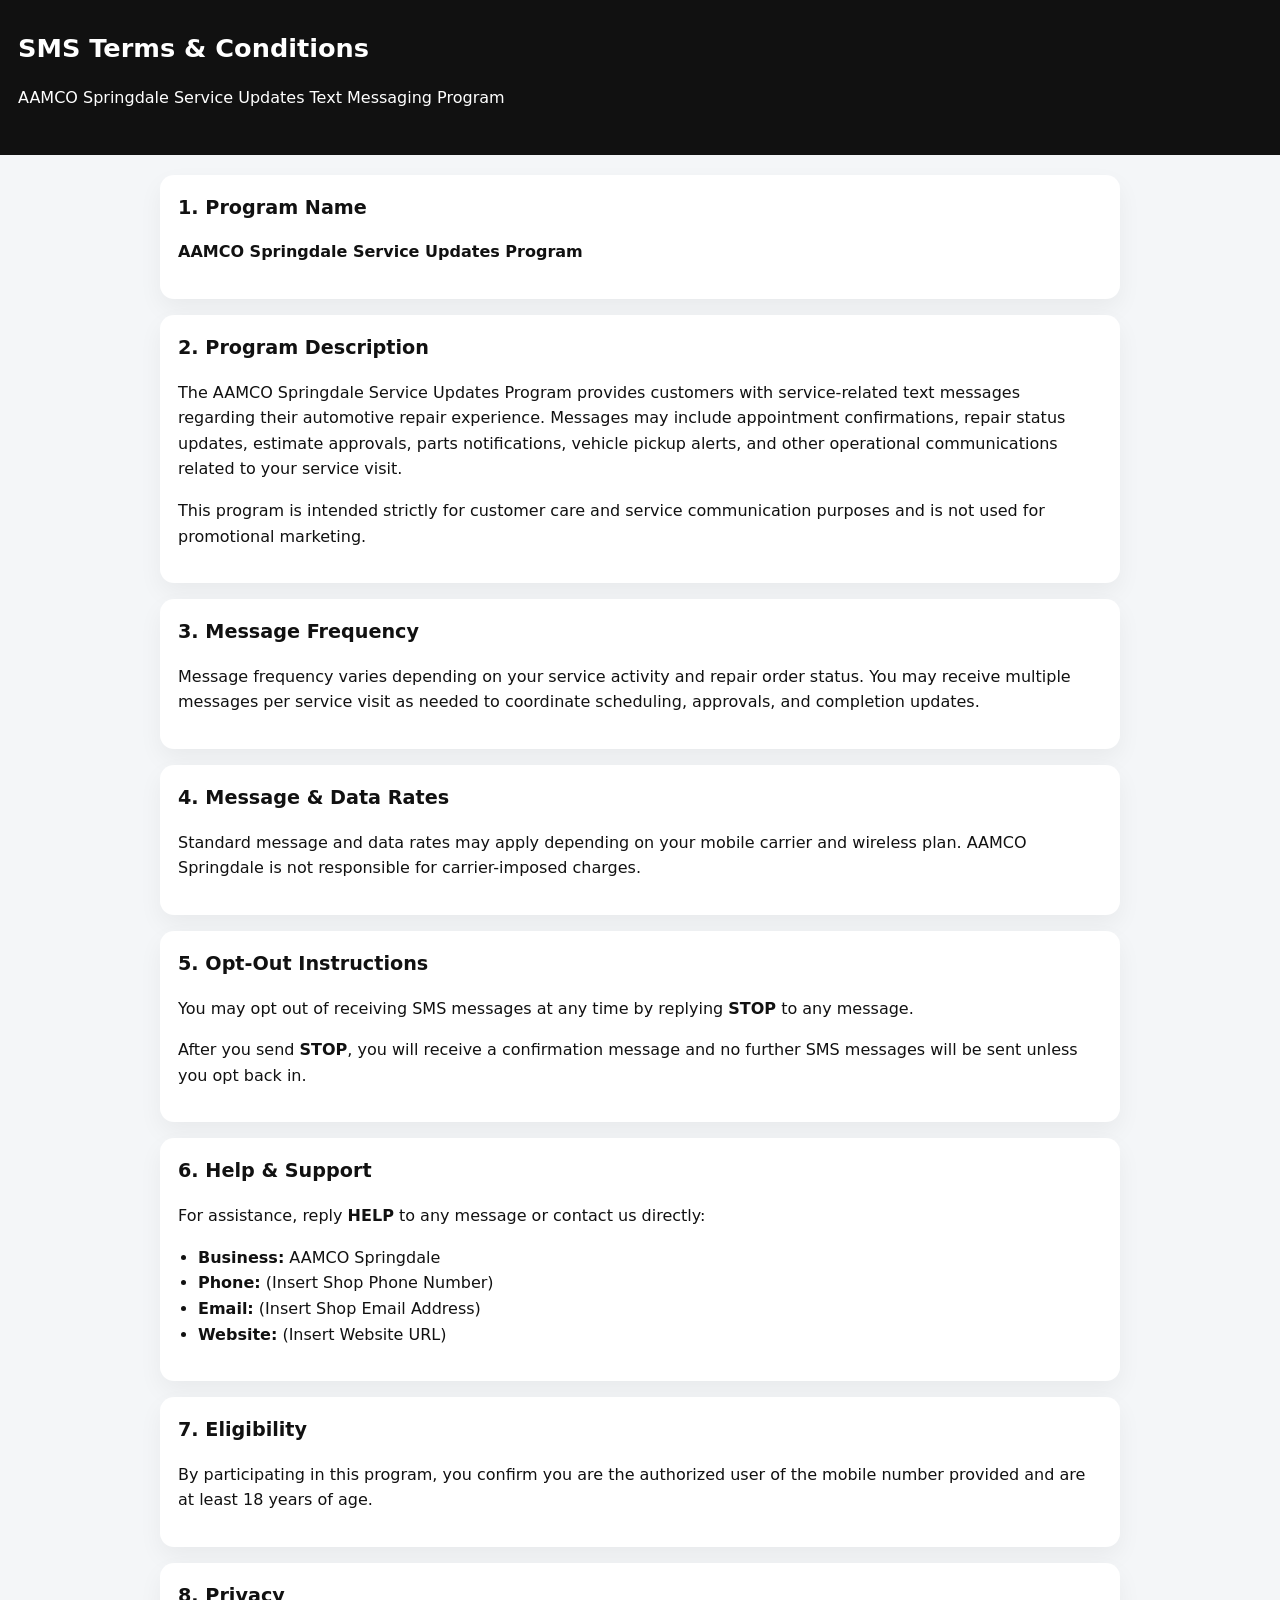
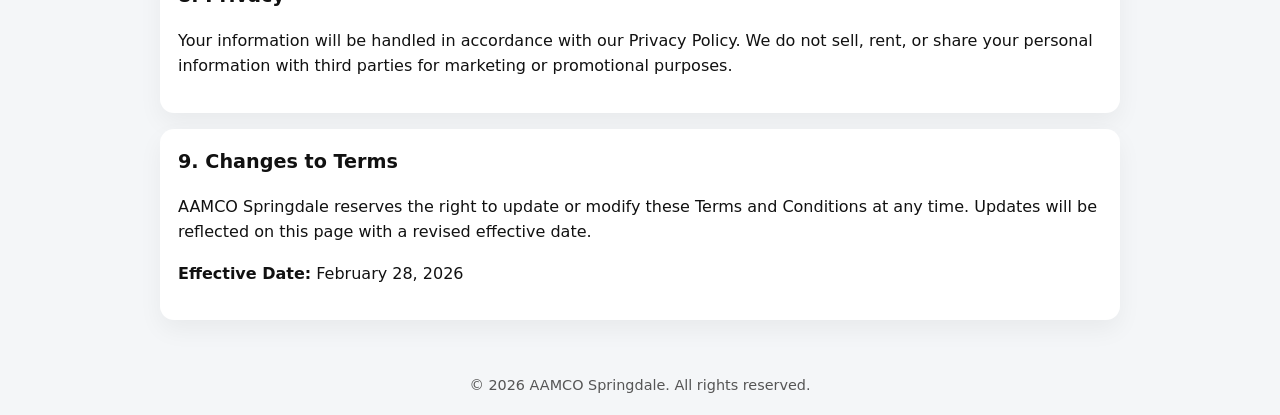
<file: TermsConditions.html>
<!doctype html>
<html lang="en">
<head>
  <meta charset="utf-8" />
  <meta name="viewport" content="width=device-width, initial-scale=1" />
  <link rel="icon" href="/favicon.ico" sizes="any" />
  <link rel="icon" href="/favicon.svg" type="image/svg+xml" />
  <link rel="apple-touch-icon" href="/apple-touch-icon.png" />
  <title>SMS Terms & Conditions | AAMCO Springdale</title>
  <meta name="description" content="SMS Terms and Conditions for the AAMCO Springdale Service Updates Program." />
  <style>
    body {
      margin: 0;
      font-family: system-ui, -apple-system, Segoe UI, Roboto, Helvetica, Arial, sans-serif;
      line-height: 1.6;
      background: #f4f6f8;
      color: #111;
    }
    header {
      background: #111;
      color: #fff;
      padding: 28px 18px;
    }
    header h1 { margin: 0; font-size: 1.6rem; }
    main {
      max-width: 960px;
      margin: 0 auto;
      padding: 20px;
    }
    section {
      background: #fff;
      padding: 18px;
      border-radius: 14px;
      margin-bottom: 16px;
      box-shadow: 0 10px 25px rgba(0,0,0,.05);
    }
    h2 {
      margin-top: 0;
      font-size: 1.2rem;
    }
    ul {
      padding-left: 20px;
    }
    footer {
      text-align: center;
      padding: 18px;
      font-size: .9rem;
      color: #555;
    }
    a { color: #0b57d0; }
  </style>
<!-- Cloudflare Web Analytics --><script type='module' src='https://static.cloudflareinsights.com/beacon.min.js' data-cf-beacon='{"token": "3fb06db3fe6840cc8b2979589ea432d3"}'></script><!-- End Cloudflare Web Analytics -->
</head>

<body>
  <header>
    <h1>SMS Terms & Conditions</h1>
    <p>AAMCO Springdale Service Updates Text Messaging Program</p>
  </header>

  <main>

    <section>
      <h2>1. Program Name</h2>
      <p><strong>AAMCO Springdale Service Updates Program</strong></p>
    </section>

    <section>
      <h2>2. Program Description</h2>
      <p>
        The AAMCO Springdale Service Updates Program provides customers with
        service-related text messages regarding their automotive repair experience.
        Messages may include appointment confirmations, repair status updates,
        estimate approvals, parts notifications, vehicle pickup alerts, and other
        operational communications related to your service visit.
      </p>
      <p>
        This program is intended strictly for customer care and service communication
        purposes and is not used for promotional marketing.
      </p>
    </section>

    <section>
      <h2>3. Message Frequency</h2>
      <p>
        Message frequency varies depending on your service activity and repair order status.
        You may receive multiple messages per service visit as needed to coordinate
        scheduling, approvals, and completion updates.
      </p>
    </section>

    <section>
      <h2>4. Message & Data Rates</h2>
      <p>
        Standard message and data rates may apply depending on your mobile carrier and
        wireless plan. AAMCO Springdale is not responsible for carrier-imposed charges.
      </p>
    </section>

    <section>
      <h2>5. Opt-Out Instructions</h2>
      <p>
        You may opt out of receiving SMS messages at any time by replying
        <strong>STOP</strong> to any message.
      </p>
      <p>
        After you send <strong>STOP</strong>, you will receive a confirmation message
        and no further SMS messages will be sent unless you opt back in.
      </p>
    </section>

    <section>
      <h2>6. Help & Support</h2>
      <p>
        For assistance, reply <strong>HELP</strong> to any message or contact us directly:
      </p>
      <ul>
        <li><strong>Business:</strong> AAMCO Springdale</li>
        <li><strong>Phone:</strong> (Insert Shop Phone Number)</li>
        <li><strong>Email:</strong> (Insert Shop Email Address)</li>
        <li><strong>Website:</strong> (Insert Website URL)</li>
      </ul>
    </section>

    <section>
      <h2>7. Eligibility</h2>
      <p>
        By participating in this program, you confirm you are the authorized user
        of the mobile number provided and are at least 18 years of age.
      </p>
    </section>

    <section>
      <h2>8. Privacy</h2>
      <p>
        Your information will be handled in accordance with our Privacy Policy.
        We do not sell, rent, or share your personal information with third parties
        for marketing or promotional purposes.
      </p>
    </section>

    <section>
      <h2>9. Changes to Terms</h2>
      <p>
        AAMCO Springdale reserves the right to update or modify these Terms and Conditions
        at any time. Updates will be reflected on this page with a revised effective date.
      </p>
      <p><strong>Effective Date:</strong> February 28, 2026</p>
    </section>

  </main>

  <footer>
    © <span id="year"></span> AAMCO Springdale. All rights reserved.
  </footer>

  <script>
    document.getElementById("year").textContent = new Date().getFullYear();
  </script>
</body>
</html>
</file>
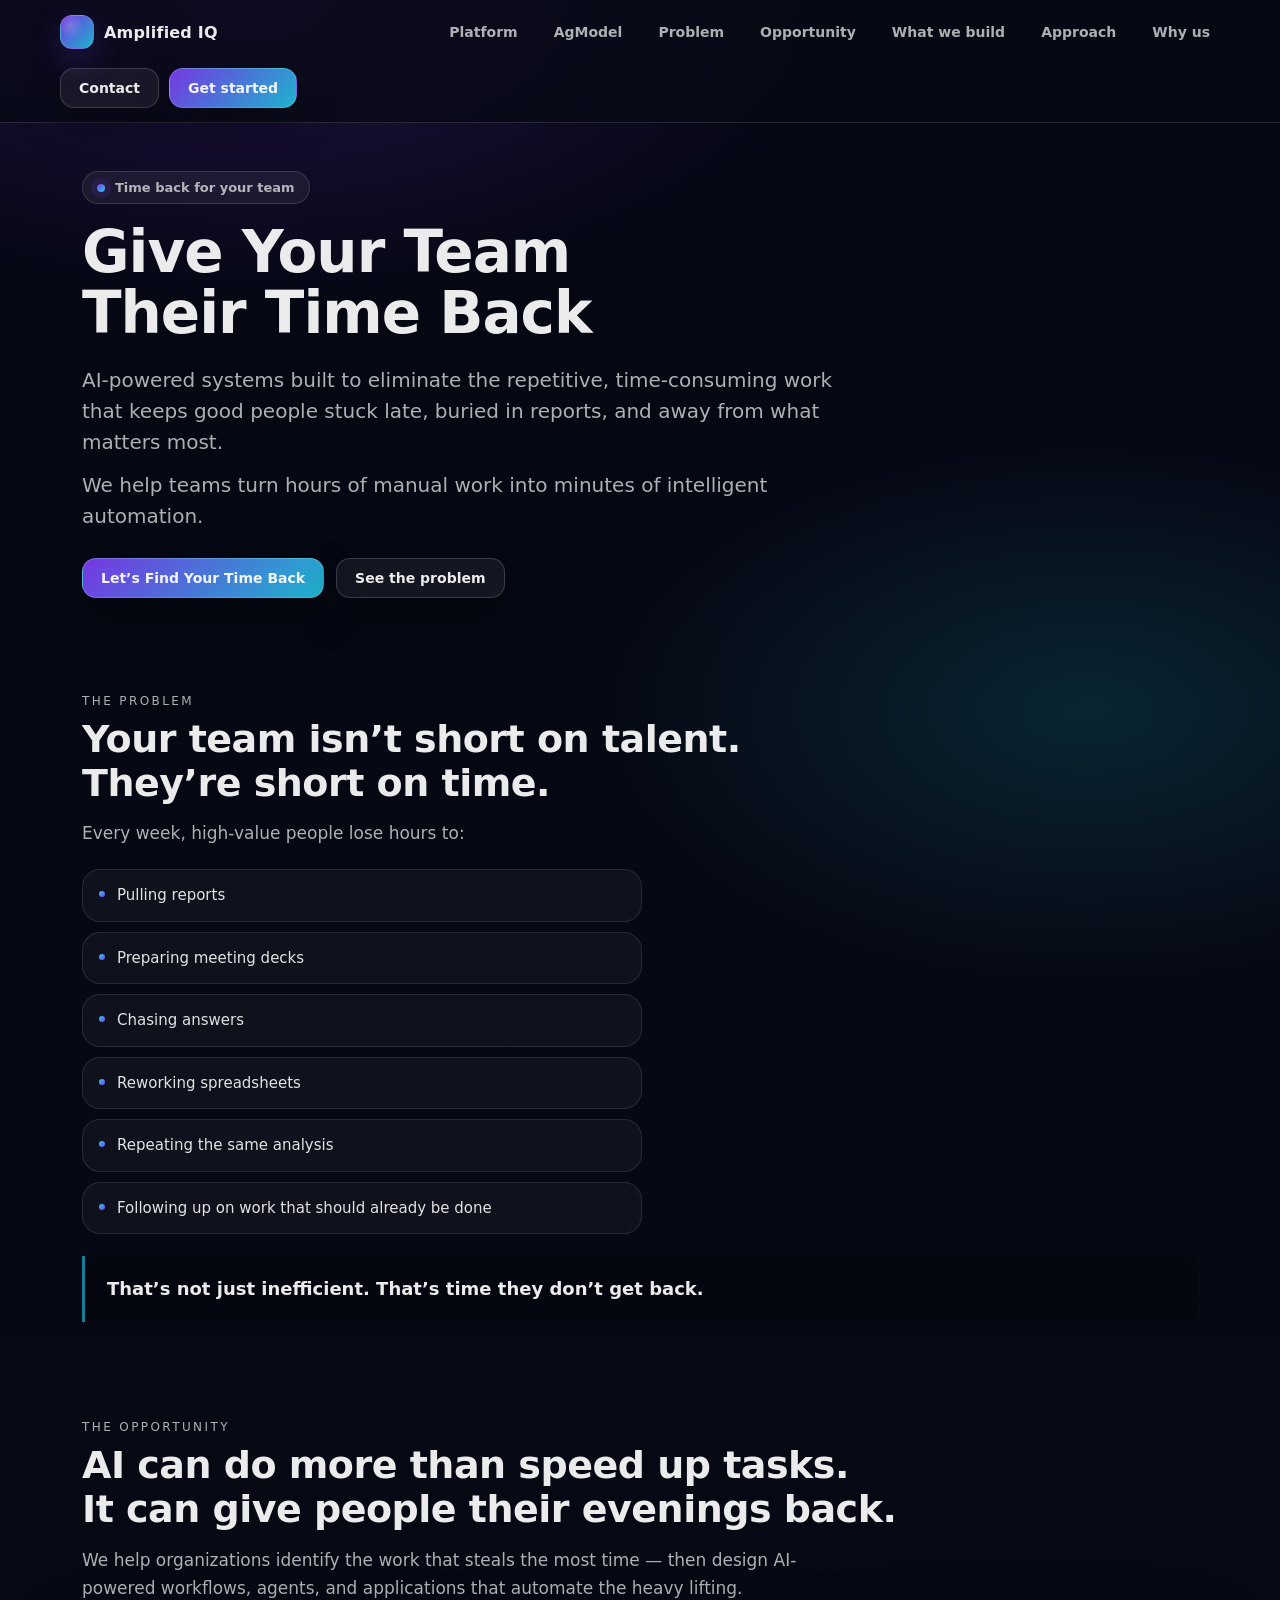
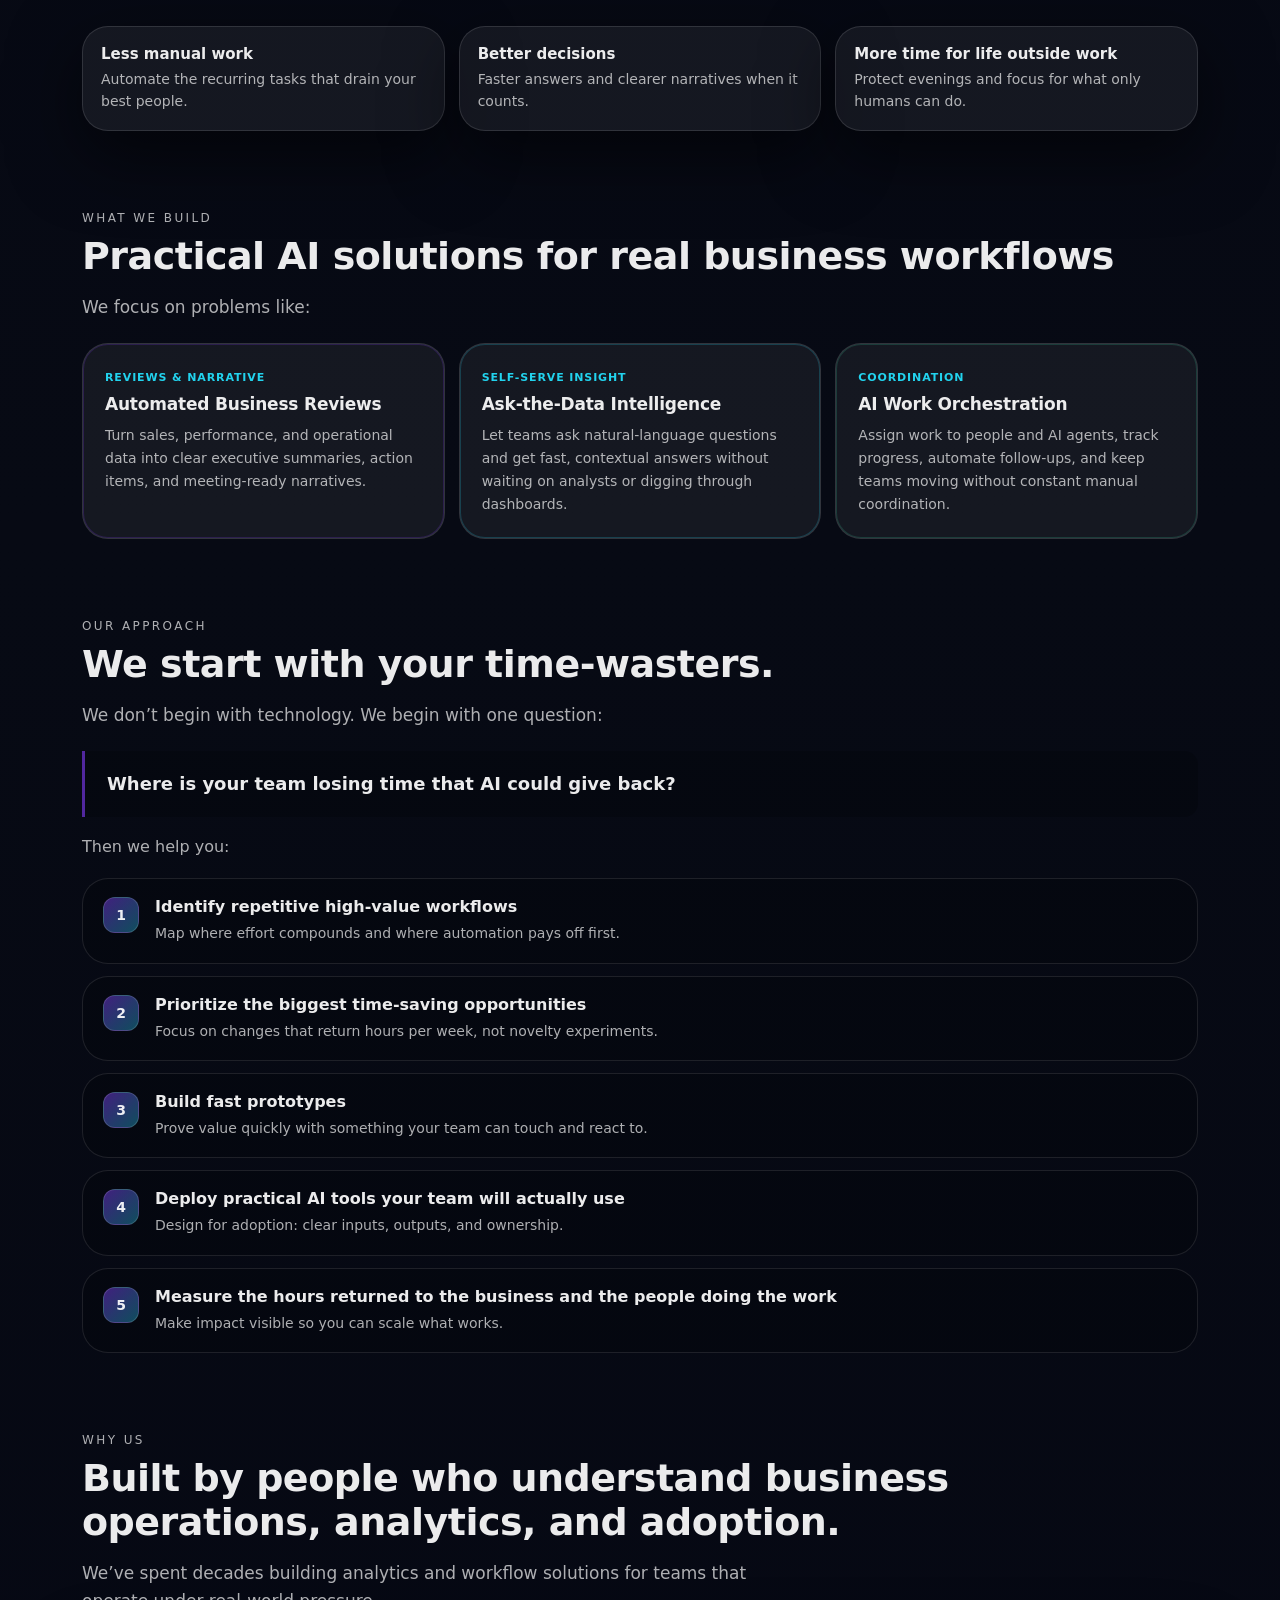
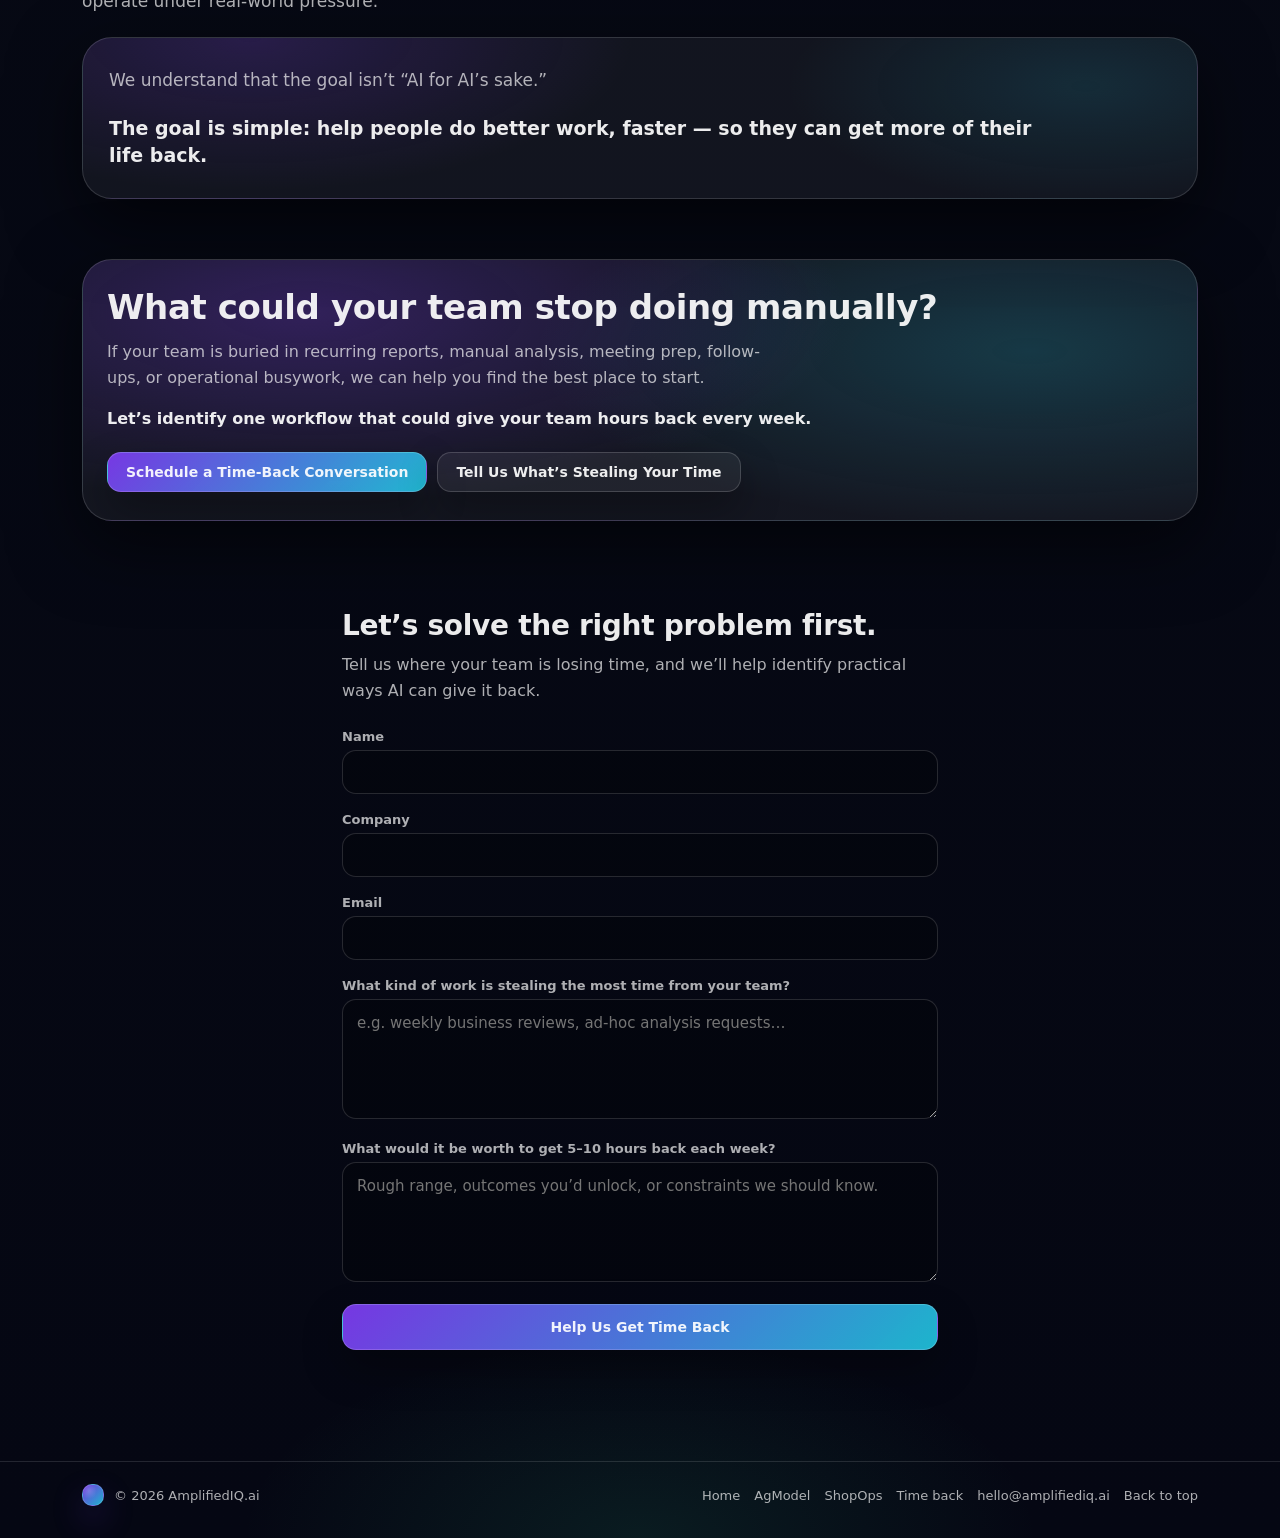
<file: time-back.html>
<!doctype html>
<html lang="en">
<head>
  <meta charset="utf-8" />
  <meta name="viewport" content="width=device-width, initial-scale=1" />
  <link rel="icon" href="/favicon.ico" sizes="any" />
  <link rel="icon" href="/favicon.svg" type="image/svg+xml" />
  <link rel="apple-touch-icon" href="/apple-touch-icon.png" />
  <title>Give Your Team Their Time Back | Amplified IQ</title>
  <meta name="description" content="AI-powered systems that eliminate repetitive work so your team gets hours back every week. Practical automation for reports, analysis, meeting prep, and operations." />
  <meta name="theme-color" content="#070a14" />
  <style>
    :root {
      --bg: #070a14;
      --panel: rgba(255,255,255,.06);
      --panel2: rgba(255,255,255,.09);
      --text: rgba(255,255,255,.92);
      --muted: rgba(255,255,255,.68);
      --faint: rgba(255,255,255,.50);
      --line: rgba(255,255,255,.12);
      --shadow: 0 24px 70px rgba(0,0,0,.55);
      --radius: 18px;
      --radius2: 26px;
      --a: #7c3aed;
      --b: #22d3ee;
      --c: #34d399;
      --d: #f59e0b;
      --max: 1160px;
      --font: ui-sans-serif, system-ui, -apple-system, Segoe UI, Roboto, Helvetica, Arial, "Apple Color Emoji","Segoe UI Emoji";
    }

    * { box-sizing: border-box; }
    html { scroll-behavior: smooth; }
    body {
      margin: 0;
      font-family: var(--font);
      color: var(--text);
      background:
        radial-gradient(1000px 500px at 20% 0%, rgba(124,58,237,.22), transparent 60%),
        radial-gradient(900px 500px at 85% 15%, rgba(34,211,238,.14), transparent 55%),
        radial-gradient(800px 400px at 50% 100%, rgba(52,211,153,.10), transparent 50%),
        linear-gradient(180deg, #050713 0%, #070a14 45%, #050713 100%);
      overflow-x: hidden;
      min-height: 100vh;
    }

    a { color: inherit; text-decoration: none; }
    .wrap { max-width: var(--max); margin: 0 auto; padding: 0 22px; }

    .nav {
      position: sticky; top: 0; z-index: 50;
      backdrop-filter: blur(14px);
      background: rgba(7,10,20,.72);
      border-bottom: 1px solid var(--line);
    }
    .nav-inner {
      display: flex; align-items: center; justify-content: space-between;
      padding: 14px 0; gap: 18px; flex-wrap: wrap;
    }
    .brand {
      display: flex; align-items: center; gap: 10px;
      font-weight: 750; letter-spacing: .2px;
    }
    .brand-mark {
      width: 34px; height: 34px; border-radius: 12px;
      background:
        radial-gradient(circle at 30% 30%, rgba(255,255,255,.18), transparent 40%),
        linear-gradient(135deg, rgba(124,58,237,.95), rgba(34,211,238,.85));
      box-shadow: 0 14px 32px rgba(124,58,237,.25);
      border: 1px solid rgba(255,255,255,.14);
    }
    .nav-links {
      display: flex; gap: 8px 16px; flex-wrap: wrap;
      color: var(--muted); font-weight: 550; font-size: 14px;
    }
    .nav-links a {
      padding: 10px 10px; border-radius: 12px;
      transition: background .2s ease, color .2s ease;
    }
    .nav-links a:hover {
      background: rgba(255,255,255,.06); color: var(--text);
    }
    .nav-cta { display: flex; align-items: center; gap: 10px; flex-wrap: wrap; }

    .btn {
      display: inline-flex; align-items: center; justify-content: center;
      gap: 10px; padding: 11px 18px; border-radius: 14px;
      border: 1px solid rgba(255,255,255,.16);
      background: rgba(255,255,255,.06);
      color: var(--text); font-weight: 650; font-size: 14px;
      box-shadow: 0 18px 40px rgba(0,0,0,.32);
      transition: transform .15s ease, background .2s ease, border-color .2s ease;
      cursor: pointer; font-family: inherit;
    }
    .btn:hover {
      transform: translateY(-1px);
      background: rgba(255,255,255,.09);
      border-color: rgba(255,255,255,.22);
    }
    .btn.primary {
      background: linear-gradient(135deg, rgba(124,58,237,.95), rgba(34,211,238,.85));
      border-color: rgba(255,255,255,.18);
    }
    .btn.primary:hover {
      background: linear-gradient(135deg, rgba(124,58,237,1), rgba(34,211,238,.95));
    }

    .hero {
      padding: 48px 0 56px;
      position: relative;
    }
    .kicker {
      display: inline-flex; align-items: center; gap: 10px;
      padding: 8px 14px; border-radius: 999px;
      border: 1px solid rgba(255,255,255,.14);
      background: rgba(255,255,255,.06);
      color: var(--muted); font-weight: 650; font-size: 13px;
    }
    .dot {
      width: 8px; height: 8px; border-radius: 999px;
      background: linear-gradient(135deg, var(--a), var(--b));
      box-shadow: 0 0 0 6px rgba(124,58,237,.12);
    }
    h1 {
      margin: 18px 0 0;
      font-size: clamp(36px, 5vw, 58px);
      line-height: 1.06;
      letter-spacing: -1px;
      max-width: 14ch;
    }
    .lead {
      margin: 20px 0 0;
      color: var(--muted);
      font-size: clamp(17px, 2.1vw, 20px);
      line-height: 1.55;
      max-width: 62ch;
    }
    .hero-actions { margin-top: 26px; display: flex; gap: 12px; flex-wrap: wrap; }
    .hero-note {
      margin-top: 22px; color: var(--faint); font-size: 15px;
      line-height: 1.65; max-width: 58ch;
    }

    section { padding: 40px 0; }
    .section-title {
      font-size: 12px; color: var(--muted);
      letter-spacing: .2em; text-transform: uppercase;
      margin: 0 0 10px;
    }
    .section-head h2 {
      margin: 0;
      font-size: clamp(26px, 3.2vw, 38px);
      letter-spacing: -.5px;
      line-height: 1.15;
    }
    .section-head p {
      margin: 14px 0 0;
      color: var(--muted);
      font-size: 17px;
      line-height: 1.65;
      max-width: 68ch;
    }
    .pull-quote {
      margin-top: 22px;
      padding: 20px 22px;
      border-left: 3px solid rgba(34,211,238,.6);
      background: rgba(0,0,0,.2);
      border-radius: 0 14px 14px 0;
      font-size: 18px;
      font-weight: 650;
      color: var(--text);
      line-height: 1.45;
    }

    .list-block {
      margin-top: 22px;
      display: grid;
      gap: 10px;
      max-width: 560px;
    }
    .list-item {
      display: flex; align-items: flex-start; gap: 12px;
      padding: 14px 16px;
      border-radius: var(--radius);
      border: 1px solid rgba(255,255,255,.10);
      background: rgba(255,255,255,.04);
      color: rgba(255,255,255,.88);
      font-size: 15px;
      line-height: 1.5;
    }
    .list-item::before {
      content: '';
      flex-shrink: 0;
      width: 6px; height: 6px; margin-top: 7px;
      border-radius: 50%;
      background: linear-gradient(135deg, var(--b), var(--a));
    }

    .outcomes {
      margin-top: 24px;
      display: grid;
      grid-template-columns: repeat(3, 1fr);
      gap: 14px;
    }
    .outcome {
      padding: 18px;
      border-radius: var(--radius2);
      border: 1px solid rgba(255,255,255,.12);
      background: rgba(255,255,255,.06);
      box-shadow: var(--shadow);
    }
    .outcome strong {
      display: block;
      font-size: 15px;
      margin-bottom: 6px;
    }
    .outcome span { color: var(--muted); font-size: 14px; line-height: 1.55; }

    .grid-3 {
      margin-top: 22px;
      display: grid;
      grid-template-columns: repeat(3, 1fr);
      gap: 14px;
    }
    .card {
      padding: 22px;
      border-radius: var(--radius2);
      border: 1px solid rgba(255,255,255,.12);
      background: rgba(255,255,255,.06);
      transition: transform .15s ease, border-color .2s ease, background .2s ease;
    }
    .card:hover {
      transform: translateY(-2px);
      border-color: rgba(255,255,255,.18);
      background: rgba(255,255,255,.08);
    }
    .card h3 {
      margin: 0 0 10px;
      font-size: 17px;
      letter-spacing: -.2px;
    }
    .card p {
      margin: 0;
      color: var(--muted);
      font-size: 14px;
      line-height: 1.65;
    }
    .card-tag {
      display: inline-block;
      font-size: 11px;
      font-weight: 700;
      letter-spacing: .08em;
      text-transform: uppercase;
      color: var(--b);
      margin-bottom: 10px;
    }
    .accent-1 { box-shadow: 0 0 0 1px rgba(124,58,237,.22) inset; }
    .accent-2 { box-shadow: 0 0 0 1px rgba(34,211,238,.22) inset; }
    .accent-3 { box-shadow: 0 0 0 1px rgba(52,211,153,.20) inset; }

    .steps {
      margin-top: 22px;
      display: grid;
      gap: 12px;
    }
    .step {
      display: grid;
      grid-template-columns: auto 1fr;
      gap: 16px;
      align-items: start;
      padding: 18px 20px;
      border-radius: var(--radius2);
      border: 1px solid rgba(255,255,255,.10);
      background: rgba(0,0,0,.18);
    }
    .step-num {
      width: 36px; height: 36px;
      border-radius: 12px;
      display: grid; place-items: center;
      font-weight: 800;
      font-size: 14px;
      background: linear-gradient(135deg, rgba(124,58,237,.5), rgba(34,211,238,.35));
      border: 1px solid rgba(255,255,255,.14);
    }
    .step h3 { margin: 0 0 6px; font-size: 16px; }
    .step p { margin: 0; color: var(--muted); font-size: 14px; line-height: 1.6; }

    .why-panel {
      margin-top: 22px;
      padding: 28px 26px;
      border-radius: 30px;
      border: 1px solid rgba(255,255,255,.14);
      background:
        radial-gradient(700px 280px at 15% 0%, rgba(124,58,237,.2), transparent 55%),
        radial-gradient(600px 240px at 90% 30%, rgba(34,211,238,.12), transparent 50%),
        rgba(255,255,255,.05);
      box-shadow: var(--shadow);
    }
    .why-panel p { margin: 0; color: var(--muted); font-size: 17px; line-height: 1.7; max-width: 72ch; }
    .why-panel .goal {
      margin-top: 20px;
      font-size: 19px;
      font-weight: 700;
      color: var(--text);
      line-height: 1.45;
    }

    .cta-box {
      border-radius: 30px;
      border: 1px solid rgba(255,255,255,.14);
      background:
        radial-gradient(900px 320px at 20% 20%, rgba(124,58,237,.28), transparent 60%),
        radial-gradient(900px 320px at 85% 35%, rgba(34,211,238,.18), transparent 55%),
        rgba(255,255,255,.06);
      box-shadow: var(--shadow);
      overflow: hidden;
    }
    .cta-inner {
      padding: 28px 24px;
    }
    .cta-inner h2 {
      margin: 0;
      font-size: clamp(24px, 3vw, 34px);
      letter-spacing: -.4px;
      line-height: 1.15;
    }
    .cta-inner > p {
      margin: 12px 0 0;
      color: var(--muted);
      font-size: 16px;
      line-height: 1.65;
      max-width: 65ch;
    }
    .cta-actions { margin-top: 20px; display: flex; gap: 10px; flex-wrap: wrap; }

    .form-section {
      padding: 48px 0 64px;
    }
    .form-wrap {
      max-width: 640px;
    }
    .form-intro h2 {
      margin: 0 0 10px;
      font-size: clamp(22px, 2.6vw, 28px);
      letter-spacing: -.3px;
    }
    .form-intro p {
      margin: 0 0 24px;
      color: var(--muted);
      font-size: 16px;
      line-height: 1.65;
    }
    label {
      display: block;
      font-size: 13px;
      font-weight: 650;
      color: var(--muted);
      margin-bottom: 6px;
    }
    .field { margin-bottom: 18px; }
    input, textarea, select {
      width: 100%;
      padding: 12px 14px;
      border-radius: 14px;
      border: 1px solid rgba(255,255,255,.14);
      background: rgba(0,0,0,.25);
      color: var(--text);
      font-size: 15px;
      font-family: inherit;
      transition: border-color .2s ease, box-shadow .2s ease;
    }
    input:focus, textarea:focus, select:focus {
      outline: none;
      border-color: rgba(34,211,238,.45);
      box-shadow: 0 0 0 3px rgba(34,211,238,.12);
    }
    textarea { min-height: 120px; resize: vertical; line-height: 1.5; }
    .form-status {
      margin-top: 14px;
      font-size: 14px;
      color: var(--c);
      min-height: 1.4em;
    }

    footer {
      border-top: 1px solid var(--line);
      padding: 22px 0 32px;
      color: var(--muted);
      font-size: 13px;
    }
    .foot {
      display: flex;
      justify-content: space-between;
      align-items: center;
      gap: 12px;
      flex-wrap: wrap;
    }
    .foot a:hover { color: var(--text); }

    @media (max-width: 900px) {
      .outcomes, .grid-3 { grid-template-columns: 1fr; }
    }
    @media (max-width: 560px) {
      .nav-links { display: none; }
      .btn { width: 100%; justify-content: center; }
      .nav-cta .btn { width: auto; flex: 1; min-width: 140px; }
    }
    @media (prefers-reduced-motion: reduce) {
      * { transition: none !important; scroll-behavior: auto !important; }
    }
  </style>
<!-- Cloudflare Web Analytics --><script type='module' src='https://static.cloudflareinsights.com/beacon.min.js' data-cf-beacon='{"token": "3fb06db3fe6840cc8b2979589ea432d3"}'></script><!-- End Cloudflare Web Analytics -->
</head>
<body>
  <nav class="nav" aria-label="Primary">
    <div class="wrap nav-inner">
      <a class="brand" href="index.html">
        <span class="brand-mark" aria-hidden="true"></span>
        Amplified IQ
      </a>
      <div class="nav-links">
        <a href="index.html#hubs">Platform</a>
        <a href="agmodel.html">AgModel</a>
        <a href="#problem">Problem</a>
        <a href="#opportunity">Opportunity</a>
        <a href="#build">What we build</a>
        <a href="#approach">Approach</a>
        <a href="#why-us">Why us</a>
      </div>
      <div class="nav-cta">
        <a class="btn" href="#contact">Contact</a>
        <a class="btn primary" href="#cta">Get started</a>
      </div>
    </div>
  </nav>

  <header id="top" class="hero">
    <div class="wrap">
      <div class="kicker"><span class="dot" aria-hidden="true"></span> Time back for your team</div>
      <h1>Give Your Team Their Time Back</h1>
      <p class="lead">
        AI-powered systems built to eliminate the repetitive, time-consuming work that keeps good people stuck late, buried in reports, and away from what matters most.
      </p>
      <p class="lead" style="margin-top: 12px;">
        We help teams turn hours of manual work into minutes of intelligent automation.
      </p>
      <div class="hero-actions">
        <a class="btn primary" href="#cta">Let’s Find Your Time Back</a>
        <a class="btn" href="#problem">See the problem</a>
      </div>
    </div>
  </header>

  <section id="problem">
    <div class="wrap">
      <div class="section-head">
        <div class="section-title">The problem</div>
        <h2>Your team isn’t short on talent.<br />They’re short on time.</h2>
        <p>Every week, high-value people lose hours to:</p>
      </div>
      <div class="list-block">
        <div class="list-item">Pulling reports</div>
        <div class="list-item">Preparing meeting decks</div>
        <div class="list-item">Chasing answers</div>
        <div class="list-item">Reworking spreadsheets</div>
        <div class="list-item">Repeating the same analysis</div>
        <div class="list-item">Following up on work that should already be done</div>
      </div>
      <p class="pull-quote">That’s not just inefficient. That’s time they don’t get back.</p>
    </div>
  </section>

  <section id="opportunity">
    <div class="wrap">
      <div class="section-head">
        <div class="section-title">The opportunity</div>
        <h2>AI can do more than speed up tasks.<br />It can give people their evenings back.</h2>
        <p>
          We help organizations identify the work that steals the most time — then design AI-powered workflows, agents, and applications that automate the heavy lifting.
        </p>
      </div>
      <div class="outcomes">
        <div class="outcome">
          <strong>Less manual work</strong>
          <span>Automate the recurring tasks that drain your best people.</span>
        </div>
        <div class="outcome">
          <strong>Better decisions</strong>
          <span>Faster answers and clearer narratives when it counts.</span>
        </div>
        <div class="outcome">
          <strong>More time for life outside work</strong>
          <span>Protect evenings and focus for what only humans can do.</span>
        </div>
      </div>
    </div>
  </section>

  <section id="build">
    <div class="wrap">
      <div class="section-head">
        <div class="section-title">What we build</div>
        <h2>Practical AI solutions for real business workflows</h2>
        <p>We focus on problems like:</p>
      </div>
      <div class="grid-3">
        <article class="card accent-1">
          <span class="card-tag">Reviews &amp; narrative</span>
          <h3>Automated Business Reviews</h3>
          <p>Turn sales, performance, and operational data into clear executive summaries, action items, and meeting-ready narratives.</p>
        </article>
        <article class="card accent-2">
          <span class="card-tag">Self-serve insight</span>
          <h3>Ask-the-Data Intelligence</h3>
          <p>Let teams ask natural-language questions and get fast, contextual answers without waiting on analysts or digging through dashboards.</p>
        </article>
        <article class="card accent-3">
          <span class="card-tag">Coordination</span>
          <h3>AI Work Orchestration</h3>
          <p>Assign work to people and AI agents, track progress, automate follow-ups, and keep teams moving without constant manual coordination.</p>
        </article>
      </div>
    </div>
  </section>

  <section id="approach">
    <div class="wrap">
      <div class="section-head">
        <div class="section-title">Our approach</div>
        <h2>We start with your time-wasters.</h2>
        <p>We don’t begin with technology. We begin with one question:</p>
      </div>
      <p class="pull-quote" style="border-left-color: rgba(124,58,237,.65);">
        Where is your team losing time that AI could give back?
      </p>
      <p style="margin: 20px 0 8px; color: var(--muted); font-size: 16px;">Then we help you:</p>
      <div class="steps">
        <div class="step">
          <span class="step-num">1</span>
          <div>
            <h3>Identify repetitive high-value workflows</h3>
            <p>Map where effort compounds and where automation pays off first.</p>
          </div>
        </div>
        <div class="step">
          <span class="step-num">2</span>
          <div>
            <h3>Prioritize the biggest time-saving opportunities</h3>
            <p>Focus on changes that return hours per week, not novelty experiments.</p>
          </div>
        </div>
        <div class="step">
          <span class="step-num">3</span>
          <div>
            <h3>Build fast prototypes</h3>
            <p>Prove value quickly with something your team can touch and react to.</p>
          </div>
        </div>
        <div class="step">
          <span class="step-num">4</span>
          <div>
            <h3>Deploy practical AI tools your team will actually use</h3>
            <p>Design for adoption: clear inputs, outputs, and ownership.</p>
          </div>
        </div>
        <div class="step">
          <span class="step-num">5</span>
          <div>
            <h3>Measure the hours returned to the business and the people doing the work</h3>
            <p>Make impact visible so you can scale what works.</p>
          </div>
        </div>
      </div>
    </div>
  </section>

  <section id="why-us">
    <div class="wrap">
      <div class="section-head">
        <div class="section-title">Why us</div>
        <h2>Built by people who understand business operations, analytics, and adoption.</h2>
        <p>
          We’ve spent decades building analytics and workflow solutions for teams that operate under real-world pressure.
        </p>
      </div>
      <div class="why-panel">
        <p>We understand that the goal isn’t “AI for AI’s sake.”</p>
        <p class="goal">The goal is simple: help people do better work, faster — so they can get more of their life back.</p>
      </div>
    </div>
  </section>

  <section id="cta" class="cta" style="padding-top: 20px;">
    <div class="wrap">
      <div class="cta-box">
        <div class="cta-inner">
          <h2>What could your team stop doing manually?</h2>
          <p>
            If your team is buried in recurring reports, manual analysis, meeting prep, follow-ups, or operational busywork, we can help you find the best place to start.
          </p>
          <p style="margin-top: 14px; color: var(--text); font-weight: 650;">
            Let’s identify one workflow that could give your team hours back every week.
          </p>
          <div class="cta-actions">
            <a class="btn primary" href="#contact">Schedule a Time-Back Conversation</a>
            <a class="btn" href="#contact" data-focus="time-theft">Tell Us What’s Stealing Your Time</a>
          </div>
        </div>
      </div>
    </div>
  </section>

  <section id="contact" class="form-section">
    <div class="wrap form-wrap">
      <div class="form-intro">
        <h2>Let’s solve the right problem first.</h2>
        <p>Tell us where your team is losing time, and we’ll help identify practical ways AI can give it back.</p>
      </div>
      <form id="time-back-form" novalidate>
        <div class="field">
          <label for="name">Name</label>
          <input id="name" name="name" type="text" autocomplete="name" required />
        </div>
        <div class="field">
          <label for="company">Company</label>
          <input id="company" name="company" type="text" autocomplete="organization" required />
        </div>
        <div class="field">
          <label for="email">Email</label>
          <input id="email" name="email" type="email" autocomplete="email" required />
        </div>
        <div class="field">
          <label for="time-theft">What kind of work is stealing the most time from your team?</label>
          <textarea id="time-theft" name="timeTheft" required placeholder="e.g. weekly business reviews, ad-hoc analysis requests…"></textarea>
        </div>
        <div class="field">
          <label for="value">What would it be worth to get 5–10 hours back each week?</label>
          <textarea id="value" name="value" required placeholder="Rough range, outcomes you’d unlock, or constraints we should know."></textarea>
        </div>
        <button type="submit" class="btn primary" style="width: 100%; padding: 14px;">Help Us Get Time Back</button>
        <p class="form-status" id="form-status" role="status" aria-live="polite"></p>
      </form>
    </div>
  </section>

  <footer>
    <div class="wrap">
      <div class="foot">
        <div style="display: flex; align-items: center; gap: 10px;">
          <span class="brand-mark" aria-hidden="true" style="width: 22px; height: 22px; border-radius: 10px;"></span>
          <span>© <span id="y"></span> AmplifiedIQ.ai</span>
        </div>
        <div style="display: flex; gap: 14px; flex-wrap: wrap;">
          <a href="index.html">Home</a>
          <a href="agmodel.html">AgModel</a>
          <a href="shopops.html">ShopOps</a>
          <a href="time-back.html">Time back</a>
          <a href="mailto:hello@amplifiediq.ai">hello@amplifiediq.ai</a>
          <a href="#top">Back to top</a>
        </div>
      </div>
    </div>
  </footer>

  <script>
    document.getElementById('y').textContent = new Date().getFullYear();

    document.addEventListener('click', function (e) {
      var a = e.target.closest('a[href]');
      if (!a) return;
      var href = a.getAttribute('href') || '';

      if (/^mailto:/i.test(href)) {
        e.preventDefault();
        e.stopImmediatePropagation();
        window.location.href = href;
        return;
      }

      if (href.charAt(0) !== '#' || href === '#') return;
      var el = document.getElementById(href.slice(1));
      if (!el) return;
      e.preventDefault();
      el.scrollIntoView({ behavior: 'smooth', block: 'start' });
      history.pushState(null, '', href);
      if (a.getAttribute('data-focus') === 'time-theft') {
        var ta = document.getElementById('time-theft');
        if (ta) setTimeout(function () { ta.focus(); }, 400);
      }
    }, true);

    document.getElementById('time-back-form').addEventListener('submit', function (e) {
      e.preventDefault();
      var status = document.getElementById('form-status');
      var name = document.getElementById('name').value.trim();
      var company = document.getElementById('company').value.trim();
      var email = document.getElementById('email').value.trim();
      var theft = document.getElementById('time-theft').value.trim();
      var value = document.getElementById('value').value.trim();
      if (!name || !company || !email || !theft || !value) {
        status.textContent = 'Please fill in all fields.';
        status.style.color = 'rgba(245,158,11,.95)';
        return;
      }
      var body =
        'Name: ' + name + '\n' +
        'Company: ' + company + '\n' +
        'Email: ' + email + '\n\n' +
        'Work stealing the most time:\n' + theft + '\n\n' +
        'Worth of 5–10 hours back per week:\n' + value;
      var subject = encodeURIComponent('Time-back conversation — ' + company);
      var mail = 'mailto:hello@amplifiediq.ai?subject=' + subject + '&body=' + encodeURIComponent(body);
      status.textContent = 'Opening your email app…';
      status.style.color = 'rgba(52,211,153,.95)';
      window.location.href = mail;
    });
  </script>
</body>
</html>
</file>
<file: RetailPulse/styles.css>
:root {
  --ink: #18201f;
  --muted: #64706d;
  --line: #dfe6e2;
  --panel: #ffffff;
  --surface: #f6f4ee;
  --surface-2: #eaf2ed;
  --green: #12785c;
  --teal: #0f6c7b;
  --red: #bb3d35;
  --gold: #9a6a0a;
  --blue: #335f9f;
  --shadow: 0 18px 48px rgba(31, 45, 43, 0.12);
}

* {
  box-sizing: border-box;
}

body {
  margin: 0;
  background: var(--surface);
  color: var(--ink);
  font-family: Inter, system-ui, -apple-system, BlinkMacSystemFont, "Segoe UI", sans-serif;
}

button,
input {
  font: inherit;
}

button {
  cursor: pointer;
}

.app-shell {
  min-height: 100vh;
  display: grid;
  grid-template-columns: 260px minmax(0, 1fr);
}

.sidebar {
  position: sticky;
  top: 0;
  height: 100vh;
  padding: 24px 18px;
  background: #162321;
  color: #f7fbf8;
  display: flex;
  flex-direction: column;
  gap: 30px;
}

.brand {
  display: flex;
  align-items: center;
  gap: 12px;
}

.brand-mark {
  width: 44px;
  height: 44px;
  display: grid;
  place-items: center;
  border-radius: 8px;
  background: #d8f06f;
  color: #15201e;
  font-weight: 800;
}

.brand strong,
.brand span {
  display: block;
}

.brand span,
.watch-summary span {
  color: #aab8b4;
  font-size: 13px;
}

.nav-list {
  display: grid;
  gap: 8px;
}

.nav-item {
  border: 0;
  color: #dce6e2;
  background: transparent;
  border-radius: 8px;
  min-height: 44px;
  padding: 0 12px;
  display: flex;
  align-items: center;
  gap: 10px;
  text-align: left;
}

.nav-item:hover,
.nav-item.active {
  background: #223734;
  color: #ffffff;
}

.icon {
  width: 22px;
  text-align: center;
}

.watch-summary {
  margin-top: auto;
  padding: 16px;
  border: 1px solid rgba(255, 255, 255, 0.12);
  border-radius: 8px;
  display: grid;
  gap: 5px;
}

.summary-label {
  text-transform: uppercase;
  letter-spacing: 0;
  font-weight: 700;
}

.main {
  padding: 28px;
  min-width: 0;
}

.topbar {
  display: flex;
  align-items: center;
  justify-content: space-between;
  gap: 22px;
  margin-bottom: 24px;
}

.eyebrow {
  margin: 0 0 6px;
  color: var(--green);
  font-weight: 700;
  font-size: 13px;
  text-transform: uppercase;
}

h1,
h2,
h3,
p {
  margin-top: 0;
}

h1 {
  margin-bottom: 0;
  font-size: clamp(28px, 4vw, 44px);
  line-height: 1.05;
}

h2 {
  margin-bottom: 4px;
  font-size: 20px;
}

h3 {
  font-size: 23px;
  line-height: 1.15;
}

.topbar-actions {
  display: flex;
  align-items: center;
  gap: 12px;
}

.search {
  min-width: min(360px, 34vw);
  height: 44px;
  background: #ffffff;
  border: 1px solid var(--line);
  border-radius: 8px;
  display: flex;
  align-items: center;
  gap: 8px;
  padding: 0 13px;
}

.search input {
  width: 100%;
  border: 0;
  outline: 0;
}

.primary-action,
.ghost-button,
.digest-footer button,
.action-stack button {
  min-height: 42px;
  border-radius: 8px;
  border: 0;
  padding: 0 15px;
  font-weight: 700;
}

.primary-action {
  background: var(--green);
  color: #ffffff;
}

.ghost-button,
.digest-footer .secondary {
  background: var(--surface-2);
  color: var(--ink);
}

.view {
  display: none;
}

.view.active {
  display: block;
}

.metric-grid {
  display: grid;
  grid-template-columns: repeat(6, minmax(135px, 1fr));
  gap: 12px;
  margin-bottom: 18px;
}

.metric-card,
.panel,
.digest-shell {
  background: var(--panel);
  border: 1px solid var(--line);
  border-radius: 8px;
  box-shadow: 0 1px 0 rgba(30, 44, 41, 0.04);
}

.metric-card {
  min-height: 124px;
  padding: 16px;
  display: grid;
  align-content: space-between;
}

.metric-card span,
.metric-card small,
.panel-heading p,
.alert-meta,
.product-meta,
.digest-lede {
  color: var(--muted);
}

.metric-card strong {
  font-size: 32px;
  line-height: 1;
}

.metric-card.risk {
  border-color: rgba(187, 61, 53, 0.35);
  background: #fff8f6;
}

.metric-card.opportunity {
  border-color: rgba(18, 120, 92, 0.35);
  background: #f3fbf6;
}

.dashboard-layout,
.workspace-grid {
  display: grid;
  grid-template-columns: minmax(0, 1.45fr) minmax(320px, 0.85fr);
  gap: 18px;
}

.panel {
  padding: 18px;
}

.panel-heading {
  display: flex;
  align-items: flex-start;
  justify-content: space-between;
  gap: 12px;
  margin-bottom: 14px;
}

.panel-heading p {
  margin-bottom: 0;
}

.alert-list,
.feed-list,
.product-list,
.digest-items {
  display: grid;
  gap: 10px;
}

.alert-item,
.product-row,
.digest-item {
  border: 1px solid var(--line);
  border-radius: 8px;
  padding: 14px;
  background: #ffffff;
}

.alert-item {
  display: grid;
  grid-template-columns: auto 1fr auto;
  gap: 12px;
  align-items: start;
}

.severity-dot {
  width: 10px;
  height: 10px;
  border-radius: 999px;
  margin-top: 5px;
}

.severity-high {
  background: var(--red);
}

.severity-medium {
  background: var(--gold);
}

.severity-low {
  background: var(--blue);
}

.alert-title {
  margin: 0 0 6px;
  font-weight: 800;
}

.alert-copy {
  margin: 0 0 8px;
  color: #33413e;
}

.alert-meta {
  display: flex;
  flex-wrap: wrap;
  gap: 8px;
  font-size: 13px;
}

.pill {
  display: inline-flex;
  align-items: center;
  min-height: 26px;
  padding: 0 9px;
  border-radius: 999px;
  background: var(--surface-2);
  color: #244640;
  font-size: 12px;
  font-weight: 800;
}

.brief {
  padding: 22px;
  border-radius: 8px;
  color: #f8fbf8;
  background: linear-gradient(135deg, #16302c, #0f5960);
}

.brief p {
  color: #dce9e5;
  line-height: 1.55;
}

.brief-tag {
  display: inline-flex;
  margin-bottom: 14px;
  color: #d8f06f;
  font-weight: 800;
  font-size: 13px;
  text-transform: uppercase;
}

.action-stack {
  display: grid;
  gap: 8px;
  margin-top: 20px;
}

.action-stack button {
  color: #10201e;
  background: #ffffff;
  text-align: left;
}

.filters {
  display: flex;
  flex-wrap: wrap;
  gap: 8px;
  margin-bottom: 14px;
}

.filter {
  min-height: 38px;
  border: 1px solid var(--line);
  border-radius: 999px;
  background: #ffffff;
  padding: 0 14px;
  font-weight: 800;
  color: var(--muted);
}

.filter.active {
  color: #ffffff;
  border-color: var(--green);
  background: var(--green);
}

.product-row {
  display: grid;
  grid-template-columns: 44px 1fr auto;
  align-items: center;
  gap: 12px;
}

.product-row.active {
  border-color: var(--green);
  box-shadow: 0 0 0 2px rgba(18, 120, 92, 0.12);
}

.product-thumb {
  width: 44px;
  height: 44px;
  border-radius: 8px;
  display: grid;
  place-items: center;
  color: #ffffff;
  font-weight: 800;
  background: var(--teal);
}

.product-name {
  font-weight: 800;
}

.product-meta {
  display: block;
  margin-top: 4px;
  font-size: 13px;
}

.timeline {
  display: grid;
  gap: 12px;
  margin-top: 18px;
}

.timeline-row {
  display: grid;
  grid-template-columns: 90px 1fr;
  gap: 12px;
  padding-top: 12px;
  border-top: 1px solid var(--line);
}

.timeline-time {
  color: var(--muted);
  font-weight: 700;
  font-size: 13px;
}

.digest-shell {
  max-width: 760px;
  margin: 0 auto;
  padding: 28px;
  box-shadow: var(--shadow);
}

.digest-header {
  display: flex;
  justify-content: space-between;
  gap: 12px;
  border-bottom: 1px solid var(--line);
  padding-bottom: 16px;
  margin-bottom: 22px;
  color: var(--muted);
}

.digest-header strong {
  color: var(--ink);
}

.digest-item {
  display: grid;
  gap: 5px;
}

.digest-footer {
  display: flex;
  gap: 10px;
  margin-top: 20px;
}

.digest-footer button {
  background: var(--green);
  color: #ffffff;
}

@media (max-width: 1100px) {
  .app-shell {
    grid-template-columns: 1fr;
  }

  .sidebar {
    position: static;
    height: auto;
    padding: 14px;
    flex-direction: row;
    align-items: center;
    flex-wrap: wrap;
  }

  .nav-list {
    display: flex;
    flex-wrap: wrap;
  }

  .watch-summary {
    margin-left: auto;
    margin-top: 0;
  }

  .metric-grid {
    grid-template-columns: repeat(3, minmax(160px, 1fr));
  }
}

@media (max-width: 820px) {
  .main {
    padding: 18px;
  }

  .topbar,
  .topbar-actions,
  .dashboard-layout,
  .workspace-grid {
    display: grid;
    grid-template-columns: 1fr;
  }

  .search {
    min-width: 0;
    width: 100%;
  }

  .metric-grid {
    grid-template-columns: repeat(2, minmax(0, 1fr));
  }

  .alert-item {
    grid-template-columns: auto 1fr;
  }

  .alert-item .pill {
    grid-column: 2;
    width: max-content;
  }

  .digest-header {
    display: grid;
  }
}

@media (max-width: 540px) {
  .metric-grid {
    grid-template-columns: 1fr;
  }

  .sidebar {
    align-items: stretch;
  }

  .brand,
  .nav-list,
  .watch-summary {
    width: 100%;
    margin-left: 0;
  }

  .nav-item {
    flex: 1 1 130px;
  }
}
</file>
